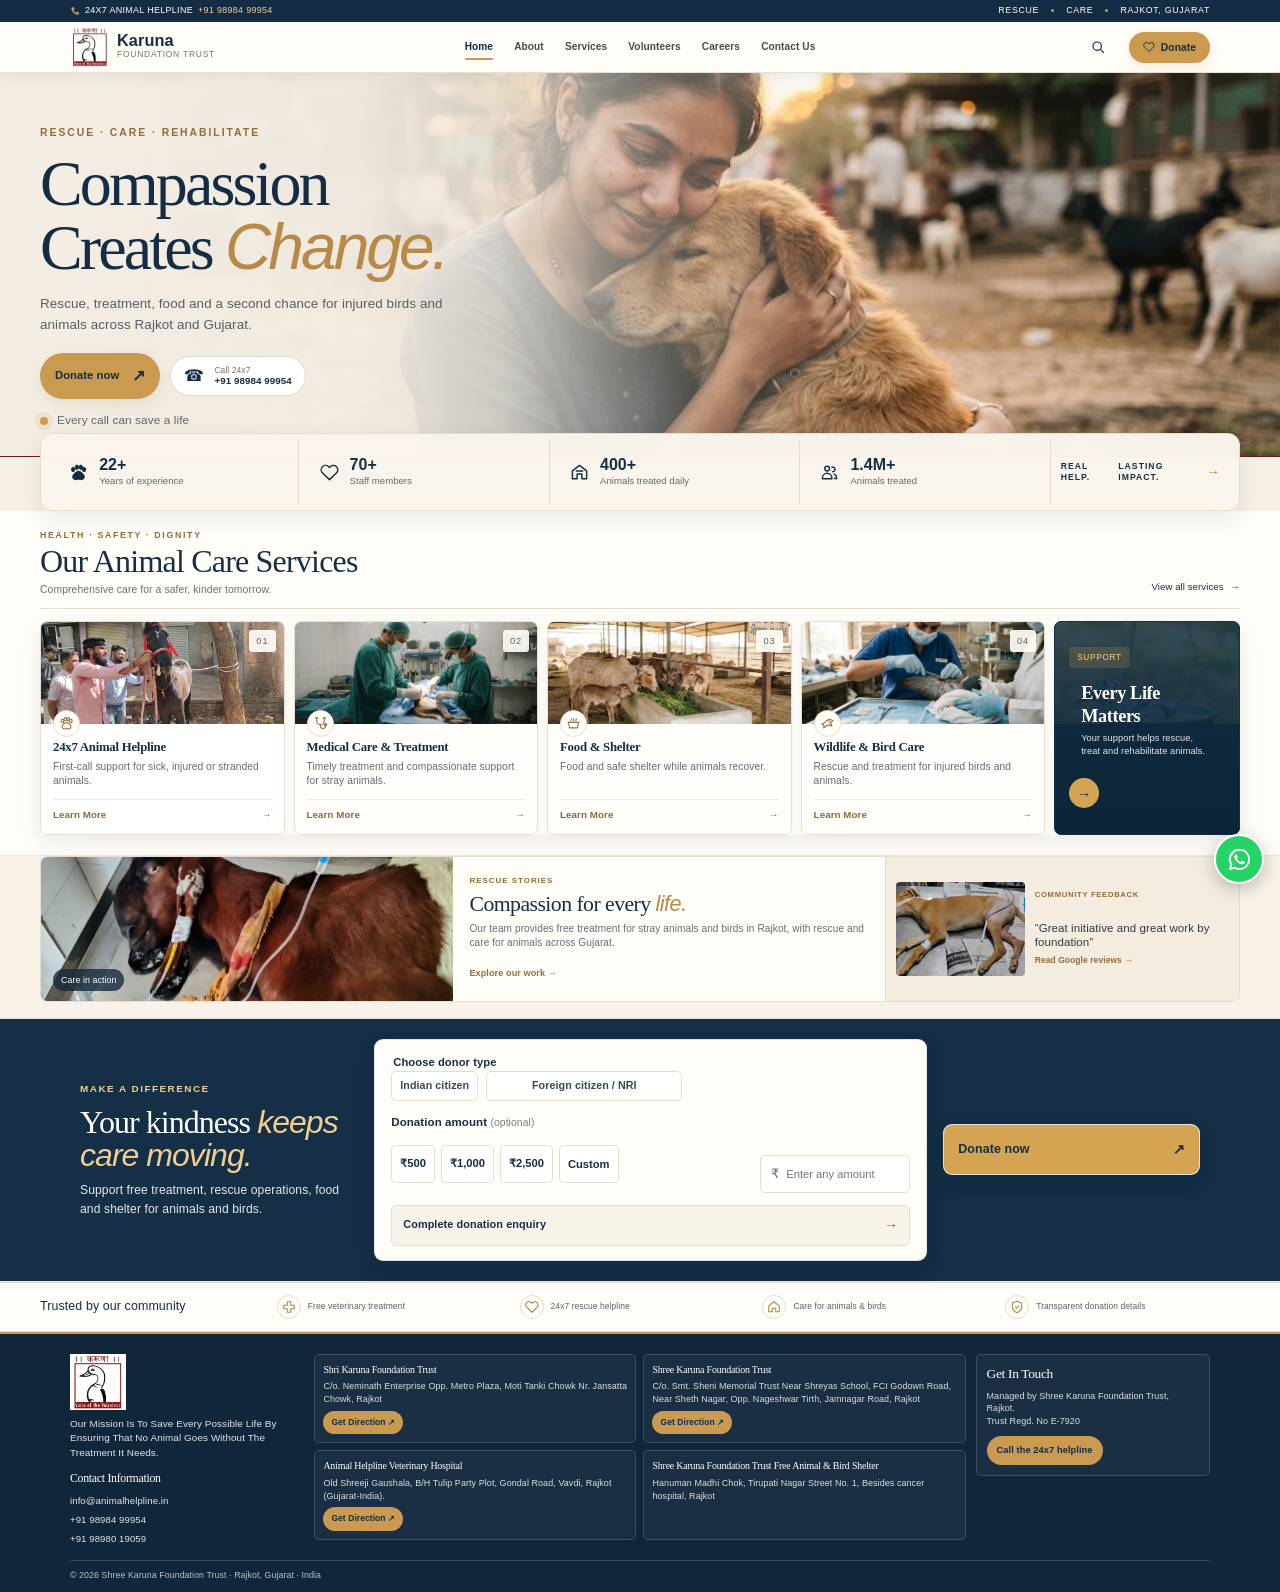
<file: index.html>
<!DOCTYPE html>
<html lang="en">
<head>
  <meta charset="UTF-8">
  <meta name="viewport" content="width=device-width, initial-scale=1.0">
  <meta name="description" content="Shree Karuna Foundation Trust provides rescue, treatment, shelter and food support for animals and birds in Rajkot and across Gujarat.">
  <link rel="icon" type="image/png" href="karuna-logo.png">
  <title>Karuna Foundation | Service to Animals is Service to God</title>
  <link rel="stylesheet" href="whatsapp.css">
  <link rel="stylesheet" href="style.css">
  <link rel="stylesheet" href="footer.css">
  <link rel="stylesheet" href="ui-polish.css">
  <link rel="stylesheet" href="home-page.css">
  <link rel="stylesheet" href="site-chrome.css">
</head>
<body class="site-page home-page">
  <header class="site-header">
    <div class="topbar"><div class="container topbar-inner"><span><svg viewBox="0 0 24 24" aria-hidden="true"><path d="M5 3h4l2 5-3 2a15 15 0 0 0 6 6l2-3 5 2v4c0 1-1 2-2 2C10 20 4 14 3 5c0-1 1-2 2-2Z"/></svg>24x7 Animal Helpline <a href="tel:+919898499954">+91 98984 99954</a></span><span class="topbar-message">RESCUE <i></i> CARE <i></i> RAJKOT, GUJARAT</span></div></div>
    <div class="container nav-wrap">
      <a class="brand" href="#home" aria-label="Karuna Foundation home"><img class="brand-logo" src="karuna-logo.png" alt="Karuna Foundation logo" loading="eager" decoding="async"><span><strong>Karuna</strong><small>Foundation Trust</small></span></a>
      <nav class="nav-links" aria-label="Main navigation">
        <a class="active" href="index.html">Home</a><a href="about.html">About</a><a href="services.html">Services</a><a href="volunteers.html">Volunteers</a><a href="careers.html">Careers</a><a href="contact.html">Contact Us</a>
      </nav>
      <div class="header-actions">
        <form class="site-search" role="search"><button class="search-toggle" type="button" aria-label="Open search" aria-expanded="false"><svg viewBox="0 0 24 24" aria-hidden="true"><circle cx="10.8" cy="10.8" r="6.3"/><path d="m16 16 4.5 4.5"/></svg></button><input type="search" aria-label="Search this page" placeholder="Search this page"><span class="search-status" aria-live="polite"></span></form>
        <a class="button header-donate" href="#donate"><svg viewBox="0 0 24 24" aria-hidden="true"><path d="M20.8 4.6a5.5 5.5 0 0 0-7.8 0L12 5.7l-1.1-1.1a5.5 5.5 0 0 0-7.8 7.8l1.1 1.1L12 21l7.8-7.5 1.1-1.1a5.5 5.5 0 0 0-.1-7.8Z"/></svg>Donate</a>
        <button class="menu-toggle" type="button" aria-label="Open menu" aria-expanded="false"><span></span><span></span><span></span></button>
      </div>
    </div>
  </header>

  <main id="home">
    <section class="hero">
      <div class="container hero-grid">
        <div class="hero-copy">
          <p class="eyebrow light">Rescue · Care · Rehabilitate</p>
          <h1>Compassion<br>Creates <em>Change.</em></h1>
          <p class="hero-intro">Rescue, treatment, food and a second chance for injured birds and animals across Rajkot and Gujarat.</p>
          <div class="hero-actions"><a class="button" href="#donate">Donate now <span>↗</span></a><a class="hero-call" href="tel:+919898499954"><span aria-hidden="true">☎</span><span><small>Call 24x7</small><strong>+91 98984 99954</strong></span></a></div>
          <p class="hero-note"><span class="pulse"></span> Every call can save a life</p>
        </div>
        <div class="hero-visual">
          <div class="image-frame main-image"><img src="website-assets/home/images/hero-dog-rescue.jpg" alt="Volunteer comforting a rescued dog at an animal shelter" fetchpriority="high" loading="eager" decoding="async"></div>
        </div>
      </div>
    </section>

    <section class="stats" id="impact"><div class="container stats-grid">
      <div class="stat"><span class="stat-icon" aria-hidden="true"><svg viewBox="0 0 24 24"><ellipse cx="5.3" cy="8.2" rx="2.1" ry="2.8"/><ellipse cx="10" cy="5.4" rx="2.1" ry="2.8"/><ellipse cx="15" cy="5.4" rx="2.1" ry="2.8"/><ellipse cx="19" cy="8.2" rx="2.1" ry="2.8"/><path d="M12 10.5c-3.5 0-7.3 4.1-7.3 7.2 0 2.2 1.6 3.4 3.5 3.4 1.5 0 2.4-.7 3.8-.7s2.3.7 3.8.7c1.9 0 3.5-1.2 3.5-3.4 0-3.1-3.8-7.2-7.3-7.2Z"/></svg></span><span class="stat-copy"><strong>22+</strong><span>Years of experience</span></span></div>
      <div class="stat"><span class="stat-icon" aria-hidden="true"><svg viewBox="0 0 24 24"><path d="M20.8 4.6a5.5 5.5 0 0 0-7.8 0L12 5.7l-1.1-1.1a5.5 5.5 0 0 0-7.8 7.8l1.1 1.1L12 21l7.8-7.5 1.1-1.1a5.5 5.5 0 0 0-.1-7.8Z"/></svg></span><span class="stat-copy"><strong>70+</strong><span>Staff members</span></span></div>
      <div class="stat"><span class="stat-icon" aria-hidden="true"><svg viewBox="0 0 24 24"><path d="m3 10 9-7 9 7v10h-6v-6H9v6H3V10Z"/><path d="M8 10h8"/></svg></span><span class="stat-copy"><strong>400+</strong><span>Animals treated daily</span></span></div>
      <div class="stat"><span class="stat-icon" aria-hidden="true"><svg viewBox="0 0 24 24"><circle cx="9" cy="7" r="3"/><path d="M3 20v-1a6 6 0 0 1 12 0v1H3Zm13-9a3 3 0 1 0-1-5.8M18 14a5 5 0 0 1 3 4.5v1h-3"/></svg></span><span class="stat-copy"><strong>1.4M+</strong><span>Animals treated</span></span></div>
      <a class="impact-link" href="#donate"><span>REAL HELP.</span><strong>LASTING IMPACT.</strong><span aria-hidden="true">→</span></a>
    </div></section>

    <section class="section services" id="services"><div class="container">
      <div class="section-heading"><div><p class="eyebrow">Health · Safety · Dignity</p><h2>Our Animal Care Services</h2><p class="services-intro">Comprehensive care for a safer, kinder tomorrow.</p></div><a class="all-services-link" href="services.html">View all services <span aria-hidden="true">→</span></a></div>
      <div class="service-grid">
        <a class="service-card featured" href="services.html"><span class="card-number">01</span><img src="website-assets/services/images/IMG-20240202-WA0015.jpg" alt="Volunteers caring for a rescued horse" loading="lazy" decoding="async"><span class="service-icon" aria-hidden="true"><svg viewBox="0 0 24 24"><ellipse cx="5.5" cy="8" rx="2" ry="2.8"/><ellipse cx="10.1" cy="5.2" rx="2" ry="2.7"/><ellipse cx="15" cy="5.2" rx="2" ry="2.7"/><ellipse cx="19" cy="8" rx="2" ry="2.8"/><path d="M12 10.5c-3.3 0-7 4.1-7 7.2a3.2 3.2 0 0 0 3.3 3.1c1.5 0 2.4-.8 3.7-.8s2.2.8 3.7.8a3.2 3.2 0 0 0 3.3-3.1c0-3.1-3.7-7.2-7-7.2Z"/></svg></span><h3>24x7 Animal Helpline</h3><p>First-call support for sick, injured or stranded animals.</p><span class="service-card-cta">Learn More <span aria-hidden="true">→</span></span></a>
        <a class="service-card" href="services.html"><span class="card-number">02</span><img src="website-assets/home/images/dog-veterinary-surgery.jpg" alt="Veterinary team performing surgery on a dog" loading="lazy" decoding="async"><span class="service-icon" aria-hidden="true"><svg viewBox="0 0 24 24"><path d="M6 3v5a6 6 0 0 0 12 0V3M4 3h4m8 0h4M12 14v2a4 4 0 0 0 8 0v-2"/><circle cx="20" cy="14" r="2"/></svg></span><h3>Medical Care &amp; Treatment</h3><p>Timely treatment and compassionate support for stray animals.</p><span class="service-card-cta">Learn More <span aria-hidden="true">→</span></span></a>
        <a class="service-card" href="services.html"><span class="card-number">03</span><img src="website-assets/home/images/cow-shelter.jpg" alt="Cows receiving food and care at a shelter" loading="lazy" decoding="async"><span class="service-icon" aria-hidden="true"><svg viewBox="0 0 24 24"><path d="M4 10h16l-1.5 9h-13L4 10Z"/><path d="M3 10h18M8 7c0-1 .7-1.5.7-2.5M12 7c0-1 .7-1.5.7-2.5M16 7c0-1 .7-1.5.7-2.5"/></svg></span><h3>Food &amp; Shelter</h3><p>Food and safe shelter while animals recover.</p><span class="service-card-cta">Learn More <span aria-hidden="true">→</span></span></a>
        <a class="service-card" href="services.html"><span class="card-number">04</span><img src="website-assets/home/images/bird-veterinary-care.jpg" alt="Bird receiving veterinary care" loading="lazy" decoding="async"><span class="service-icon" aria-hidden="true"><svg viewBox="0 0 24 24"><path d="M3 13c4-1 6-5 10-7 3-1 6 0 8 2-2 0-4 1-5 3 2 1 3 3 3 5-3-2-6-2-9 0l-4 3v-5l-3-1Z"/><path d="m14 8 2-3"/></svg></span><h3>Wildlife &amp; Bird Care</h3><p>Rescue and treatment for injured birds and animals.</p><span class="service-card-cta">Learn More <span aria-hidden="true">→</span></span></a>
        <a class="service-card service-donate" href="#donate"><img src="website-assets/careers/images/303040119-303040619-Vierno-YingYang-bird-feeder-SW-Sem-00389.jpg" alt="" loading="lazy" decoding="async"><span class="donate-card-label">Support</span><h3>Every Life Matters</h3><p>Your support helps rescue, treat and rehabilitate animals.</p><span class="service-donate-link" aria-hidden="true">Donate now →</span></a>
      </div>
    </div></section>

    <section class="section rescue-photos" id="rescue-photos"><div class="container">
      <div class="home-story">
        <figure><img src="website-assets/services/images/WhatsApp-Image-2025-11-12-at-12.00.41-PM-1.jpeg" alt="An animal receiving treatment from the veterinary team" loading="lazy" decoding="async"><figcaption>Care in action</figcaption></figure>
        <div class="home-story-copy"><p class="eyebrow">Rescue stories</p><h2>Compassion for every <em>life.</em></h2><p>Our team provides free treatment for stray animals and birds in Rajkot, with rescue and care for animals across Gujarat.</p><a href="services.html">Explore our work <span aria-hidden="true">→</span></a></div>
        <a class="home-story-review" href="https://www.google.com/maps/search/?api=1&amp;query=Karuna+Foundation+Rajkot" target="_blank" rel="noopener noreferrer" aria-label="Read Karuna Foundation Google reviews">
          <img src="website-assets/services/images/WhatsApp-Image-2025-11-12-at-12.00.43-PM.jpeg" alt="Dog receiving veterinary treatment" loading="lazy" decoding="async">
          <span class="home-story-review-copy"><span class="eyebrow">Community feedback</span><q>Great initiative and great work by foundation</q><span class="home-story-review-link">Read Google reviews <span aria-hidden="true">→</span></span></span>
        </a>
      </div>
    </div></section>

    <section class="donate" id="donate">
      <div class="container">
        <div class="donate-heading">
          <p class="eyebrow">Make a difference</p>
          <h2>Your kindness <em>keeps care moving.</em></h2>
          <p>Support free treatment, rescue operations, food and shelter for animals and birds.</p>
        </div>
        <div class="donation-layout">
          <div class="donation-main">
            <form class="donor-form" id="donor-form">
            <fieldset class="donor-type">
              <legend>Choose donor type</legend>
              <label><input type="radio" name="donor-type" value="indian" checked><span>Indian citizen</span></label>
              <label><input type="radio" name="donor-type" value="foreign"><span>Foreign citizen / NRI</span></label>
            </fieldset>
              <div class="amount-field">
                <label for="donation-amount">Donation amount <span>(optional)</span></label>
                <div class="amount-options" aria-label="Suggested donation amounts">
                  <button type="button" data-amount="500">₹500</button>
                  <button type="button" data-amount="1000">₹1,000</button>
                  <button type="button" data-amount="2500">₹2,500</button>
                  <button type="button" data-amount="">Custom</button>
                </div>
                <div class="amount-input"><span aria-hidden="true">₹</span><input id="donation-amount" name="amount" type="number" min="1" step="1" inputmode="decimal" placeholder="Enter any amount" aria-label="Donation amount"></div>
              </div>
              <details class="donation-enquiry">
                <summary>Complete donation enquiry <span aria-hidden="true">→</span></summary>
                <div class="donation-enquiry-fields">
                  <div class="donor-fields">
                    <label>Full name *<input name="fullname" type="text" autocomplete="name" maxlength="120" required></label>
                    <label>Email *<input name="email" type="email" autocomplete="email" maxlength="200" required></label>
                    <label>Mobile number *<input name="mobile" type="tel" autocomplete="tel" maxlength="30" required></label>
                    <label>City<input name="city" type="text" autocomplete="address-level2" maxlength="100"></label>
                    <label class="message-field">Message<textarea name="message" rows="3" maxlength="1000"></textarea></label>
                  </div>
                  <button class="button donor-submit" type="submit">Send donation enquiry <span aria-hidden="true">↗</span></button>
                  <p class="form-note">Enquiry details are saved temporarily in this browser only. No payment is processed on this website.</p>
                  <p class="form-status" id="donor-form-status" aria-live="polite"></p>
                </div>
              </details>
            </form>
          </div>
          <details class="payment-information">
            <summary aria-label="Open bank, UPI and QR donation details">Donate now <span aria-hidden="true">↗</span></summary>
            <div class="donation-details">
            <article class="payment-card" data-payment="indian">
              <p class="card-kicker">Indian citizens</p>
              <p class="helper">For transactions through Indian bank accounts or cards issued by Indian banks.</p>
              <h3>Bank of Baroda</h3>
              <dl><div><dt>Account</dt><dd>03600100026705</dd></div><div><dt>Branch</dt><dd>Rajkot Main</dd></div><div><dt>IFSC</dt><dd>BARBORAJKOT</dd></div></dl>
              <p class="upi">UPI ID <strong>SHREEKARUNAFOUNDATION@BARODAMPAY</strong></p>
              <div class="qr-panel">
                <img class="qr-code" src="website-assets/home/images/image-7-e1786516367550.png" alt="Karuna Foundation donation QR code" loading="lazy" decoding="async">
                <button class="copy-button" type="button" data-copy="SHREEKARUNAFOUNDATION@BARODAMPAY">Copy UPI ID</button>
              </div>
            </article>
            <article class="payment-card" data-payment="foreign" hidden>
              <p class="card-kicker">Foreign citizen / NRI</p>
              <h3>SHREE KARUNA FOUNDATION TRUST</h3>
              <dl><div><dt>Account</dt><dd>40270694262</dd></div><div><dt>Bank</dt><dd>State Bank of India</dd></div><div><dt>Branch</dt><dd>New Delhi Main Branch</dd></div><div><dt>Branch code</dt><dd>00691</dd></div><div><dt>IFSC</dt><dd>SBIN0000691</dd></div><div><dt>SWIFT</dt><dd>SBININBB104</dd></div><div><dt>FCRA</dt><dd>042080102</dd></div></dl>
              <button class="copy-button" type="button" data-copy="SHREE KARUNA FOUNDATION TRUST&#10;Account: 40270694262&#10;State Bank of India, New Delhi Main Branch&#10;Branch code: 00691&#10;IFSC: SBIN0000691&#10;SWIFT: SBININBB104&#10;FCRA: 042080102">Copy bank details</button>
            </article>
            <article class="tithi-card">
              <p class="card-kicker">Donation Tithi Scheme</p>
              <h3>Enquire about the scheme</h3>
              <p>For information about the scheme, contact the foundation.</p>
              <a href="mailto:info@animalhelpline.in?subject=Donation%20Tithi%20Scheme%20enquiry">Enquire by email ↗</a>
            </article>
            </div>
          </details>
        </div>
      </div>
    </section>

    <section class="home-trust" aria-label="Our commitment">
      <div class="container home-trust-inner">
        <p class="home-trust-heading">Trusted by our community</p>
        <div class="home-trust-items">
          <div><span aria-hidden="true"><svg viewBox="0 0 24 24" width="14" height="14" fill="none" stroke="currentColor" stroke-width="1.8" stroke-linecap="round" stroke-linejoin="round"><path d="M9 3h6v6h6v6h-6v6H9v-6H3V9h6z"/></svg></span>Free veterinary treatment</div>
          <div><span aria-hidden="true"><svg viewBox="0 0 24 24" width="14" height="14" fill="none" stroke="currentColor" stroke-width="1.8" stroke-linecap="round" stroke-linejoin="round"><path d="M20.8 4.6a5.5 5.5 0 0 0-7.8 0L12 5.7l-1.1-1.1a5.5 5.5 0 0 0-7.8 7.8L12 21l8.9-8.6a5.5 5.5 0 0 0-.1-7.8Z"/></svg></span>24x7 rescue helpline</div>
          <div><span aria-hidden="true"><svg viewBox="0 0 24 24" width="14" height="14" fill="none" stroke="currentColor" stroke-width="1.8" stroke-linecap="round" stroke-linejoin="round"><path d="m3 10 9-7 9 7v10h-6v-6H9v6H3V10Z"/></svg></span>Care for animals &amp; birds</div>
          <div><span aria-hidden="true"><svg viewBox="0 0 24 24" width="14" height="14" fill="none" stroke="currentColor" stroke-width="1.8" stroke-linecap="round" stroke-linejoin="round"><path d="M12 22s8-4 8-11V5l-8-3-8 3v6c0 7 8 11 8 11Z"/><path d="m9 12 2 2 4-4"/></svg></span>Transparent donation details</div>
        </div>
      </div>
    </section>
  </main>

  <a class="whatsapp-float" href="https://wa.me/919898499954" target="_blank" rel="noopener noreferrer" aria-label="Chat with Karuna Foundation on WhatsApp">
    <svg viewBox="0 0 32 32" aria-hidden="true"><path d="M16.04 3.2A12.66 12.66 0 0 0 5.18 22.37L3.4 28.8l6.58-1.73A12.65 12.65 0 1 0 16.04 3.2Zm0 22.96a10.27 10.27 0 0 1-5.24-1.43l-.38-.23-3.9 1.03 1.04-3.8-.25-.4a10.3 10.3 0 1 1 8.73 4.83Zm5.65-7.72c-.31-.16-1.83-.9-2.12-1-.28-.1-.49-.16-.7.16-.2.31-.8 1-.98 1.2-.18.21-.36.24-.67.08-.31-.16-1.31-.48-2.5-1.53-.92-.82-1.54-1.83-1.72-2.14-.18-.31-.02-.48.14-.64.14-.14.31-.36.46-.54.15-.18.2-.31.31-.52.1-.2.05-.39-.03-.54-.08-.16-.7-1.68-.96-2.3-.25-.6-.5-.52-.7-.53h-.6c-.2 0-.54.08-.82.39-.28.31-1.08 1.05-1.08 2.56s1.11 2.97 1.27 3.18c.15.2 2.18 3.33 5.28 4.67.74.32 1.31.51 1.75.65.74.23 1.41.2 1.94.12.59-.09 1.83-.75 2.09-1.47.26-.72.26-1.34.18-1.47-.08-.13-.28-.2-.59-.36Z"/></svg>
    <span class="whatsapp-float-label">Chat on WhatsApp</span>
  </a>
  <footer class="site-footer">
    <div class="site-footer-inner site-footer-main">
      <section class="site-footer-identity">
        <img class="site-footer-logo" src="karuna-logo.png" alt="Karuna Foundation Trust logo" loading="lazy" decoding="async">
        <p>Our Mission Is To Save Every Possible Life By Ensuring That No Animal Goes Without The Treatment It Needs.</p>
        <h2>Contact Information</h2>
        <a href="mailto:info@animalhelpline.in">info@animalhelpline.in</a>
        <a href="tel:+919898499954">+91 98984 99954</a>
        <a href="tel:+919898019059">+91 98980 19059</a>
      </section>
      <div class="site-footer-locations">
        <article class="site-footer-location"><h3>Shri Karuna Foundation Trust</h3><p>C/o. Neminath Enterprise Opp. Metro Plaza, Moti Tanki Chowk Nr. Jansatta Chowk, Rajkot</p><a href="https://www.google.com/maps/search/?api=1&amp;query=C%2Fo.%20Neminath%20Enterprise%20Opp.%20Metro%20Plaza%2C%20Moti%20Tanki%20Chowk%2C%20Rajkot" target="_blank" rel="noopener noreferrer">Get Direction ↗</a></article>
        <article class="site-footer-location"><h3>Shree Karuna Foundation Trust</h3><p>C/o. Smt. Sheni Memorial Trust Near Shreyas School, FCI Godown Road, Near Sheth Nagar, Opp. Nageshwar Tirth, Jamnagar Road, Rajkot</p><a href="https://www.google.com/maps/search/?api=1&amp;query=Sheni%20Memorial%20Trust%2C%20Jamnagar%20Road%2C%20Rajkot" target="_blank" rel="noopener noreferrer">Get Direction ↗</a></article>
        <article class="site-footer-location"><h3>Animal Helpline Veterinary Hospital</h3><p>Old Shreeji Gaushala, B/H Tulip Party Plot, Gondal Road, Vavdi, Rajkot (Gujarat-India).</p><a href="https://www.google.com/maps/search/?api=1&amp;query=Animal%20Helpline%20Veterinary%20Hospital%2C%20Gondal%20Road%2C%20Rajkot" target="_blank" rel="noopener noreferrer">Get Direction ↗</a></article>
        <article class="site-footer-location"><h3>Shree Karuna Foundation Trust Free Animal &amp; Bird Shelter</h3><p>Hanuman Madhi Chok, Tirupati Nagar Street No. 1, Besides cancer hospital, Rajkot</p></article>
      </div>
      <section class="site-footer-contact">
        <h2>Get In Touch</h2>
        <p>Managed by Shree Karuna Foundation Trust, Rajkot.<br>Trust Regd. No E-7920</p>
        <a class="site-footer-call" href="tel:+919898499954">Call the 24x7 helpline</a>
      </section>
    </div>
    <div class="site-footer-copyright">© 2026 Shree Karuna Foundation Trust · Rajkot, Gujarat · India</div>
  </footer>
  <script src="form-storage.js"></script>
  <script src="script.js"></script>
  <script src="ui-polish.js"></script>
  <script src="site-chrome.js"></script>
</body>
</html>
</file>
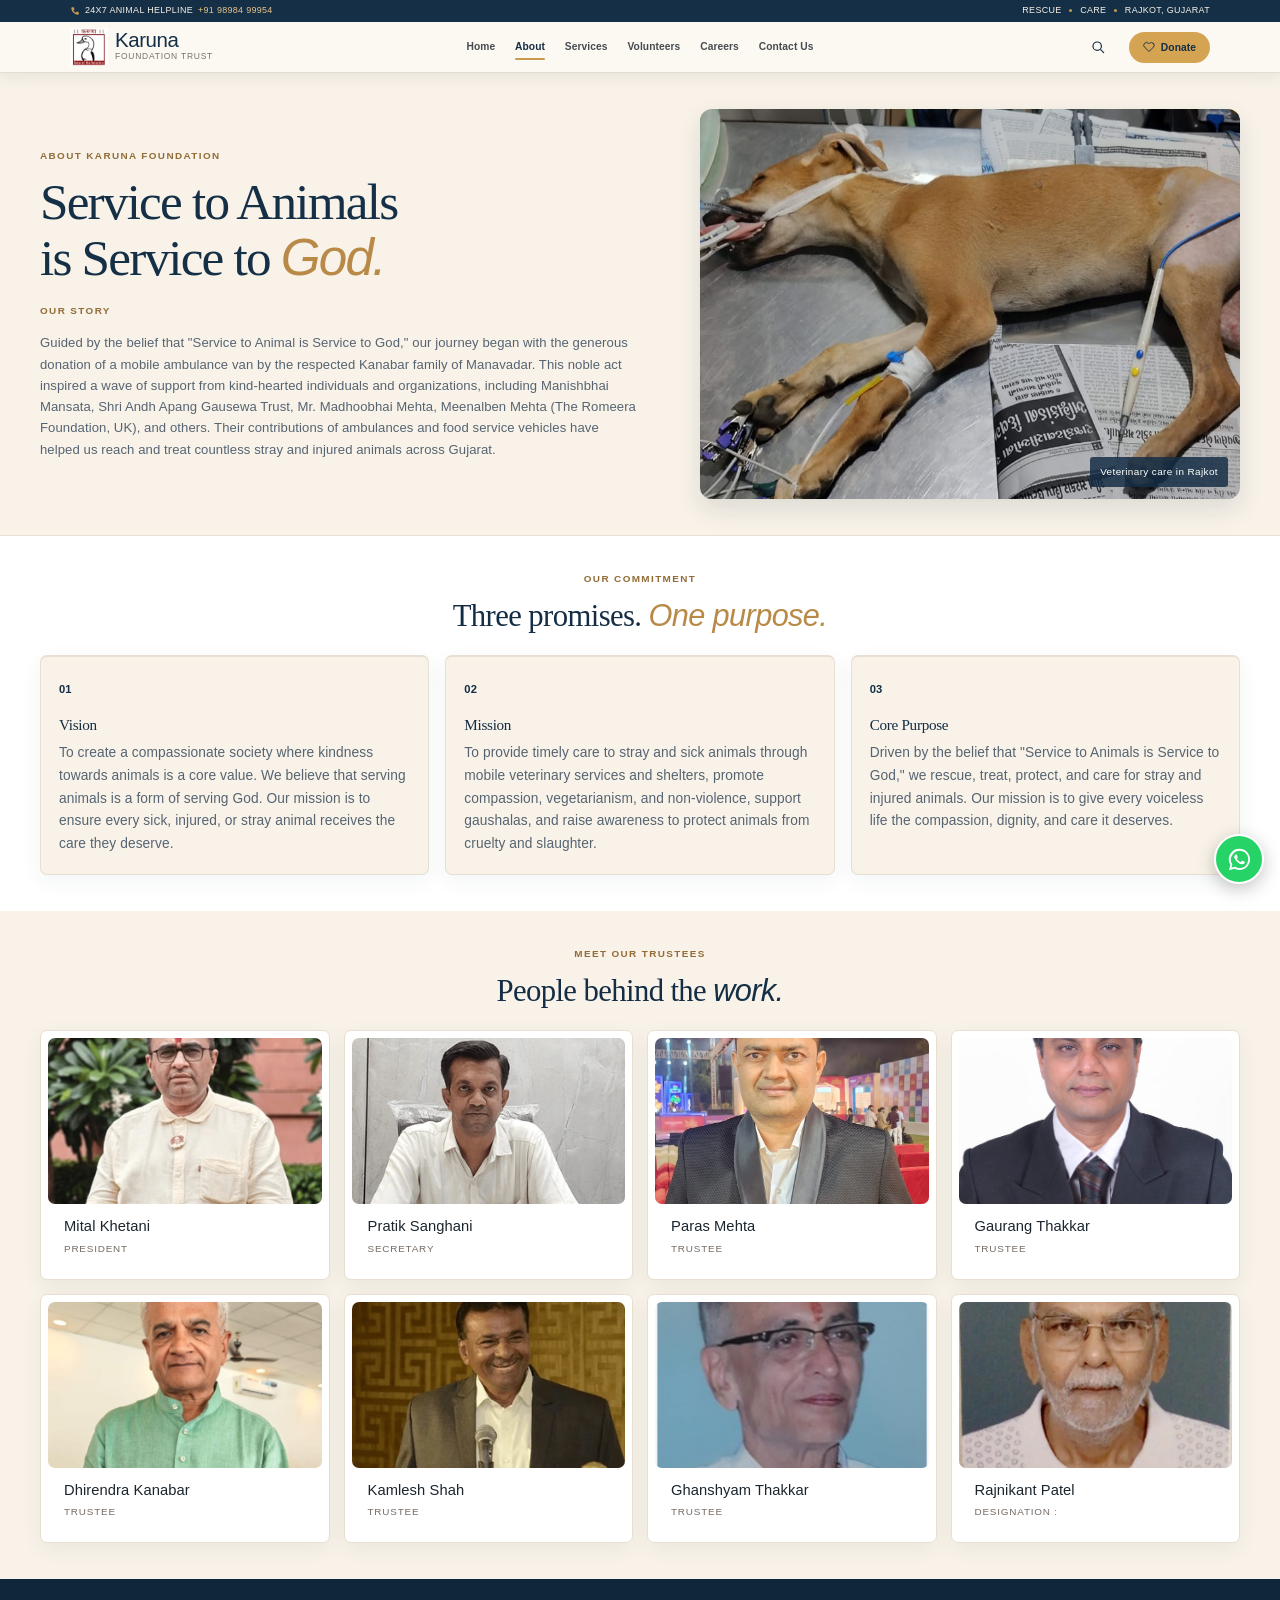
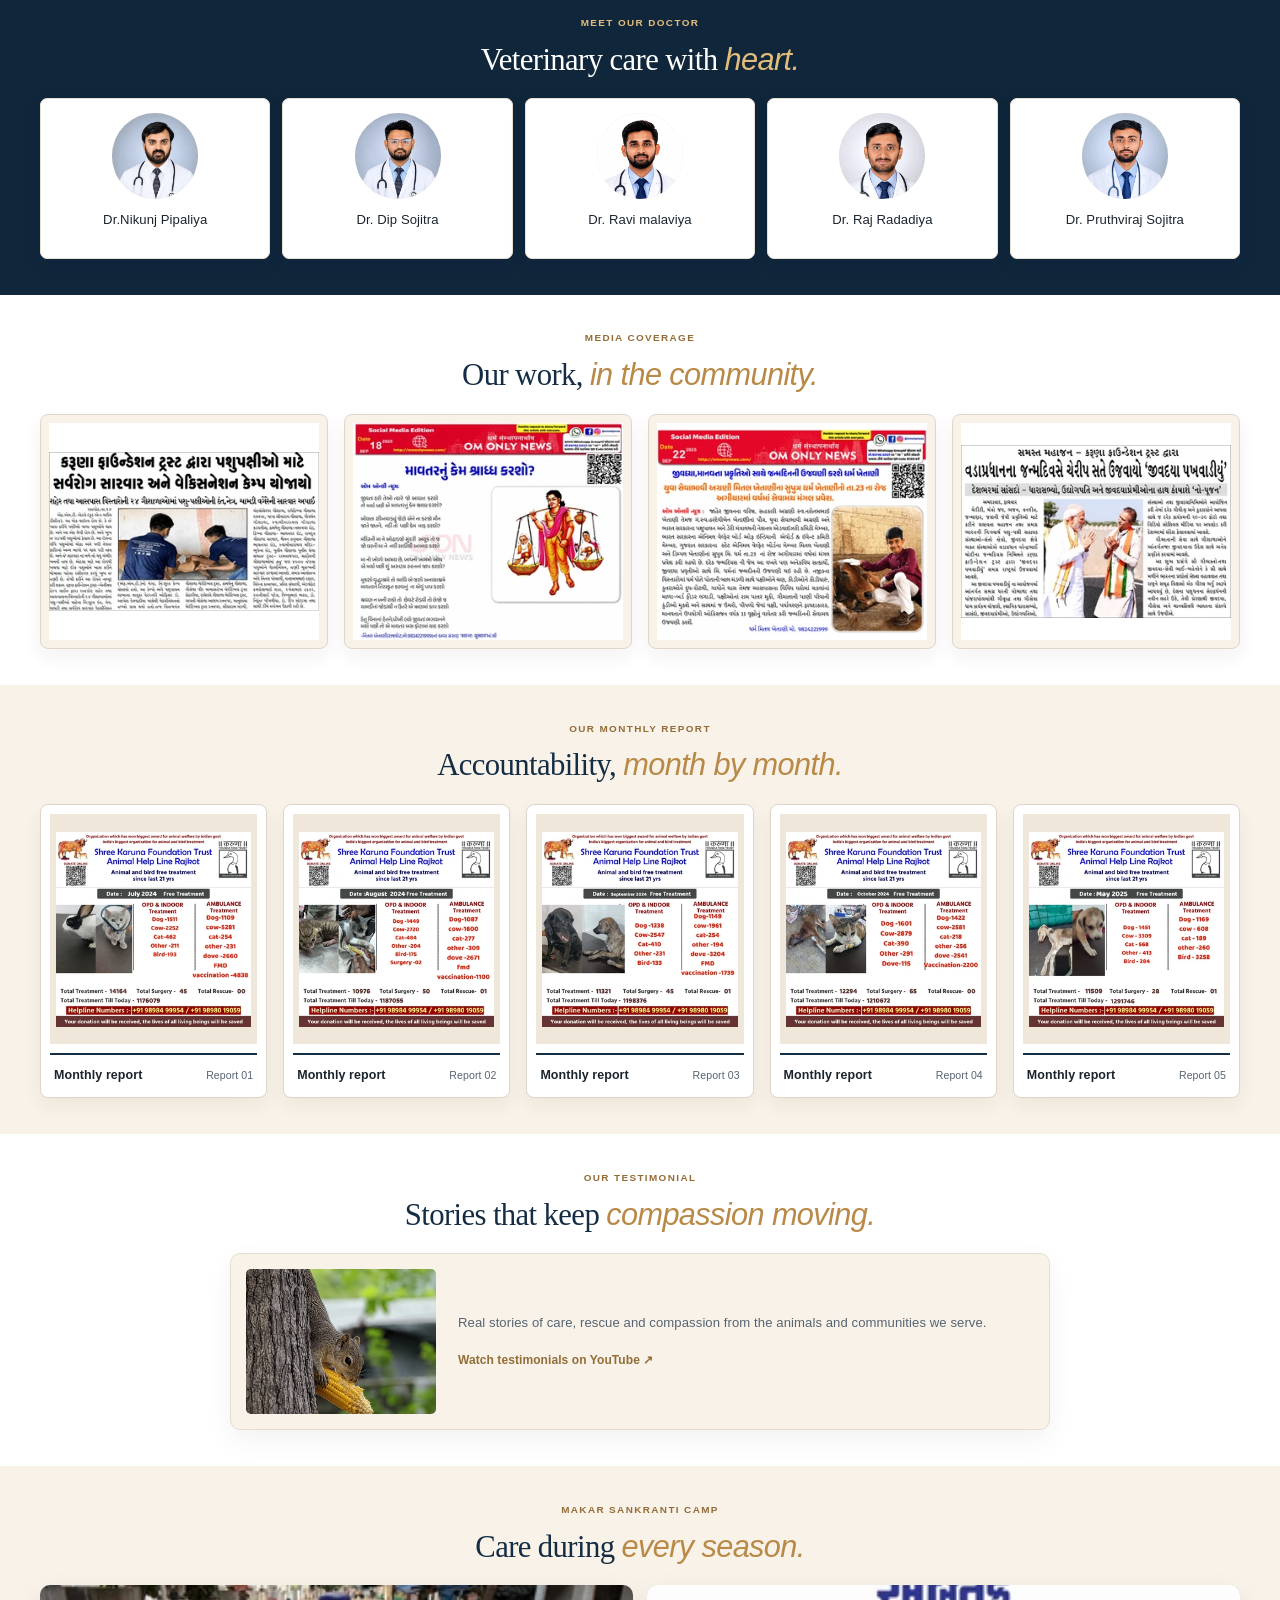
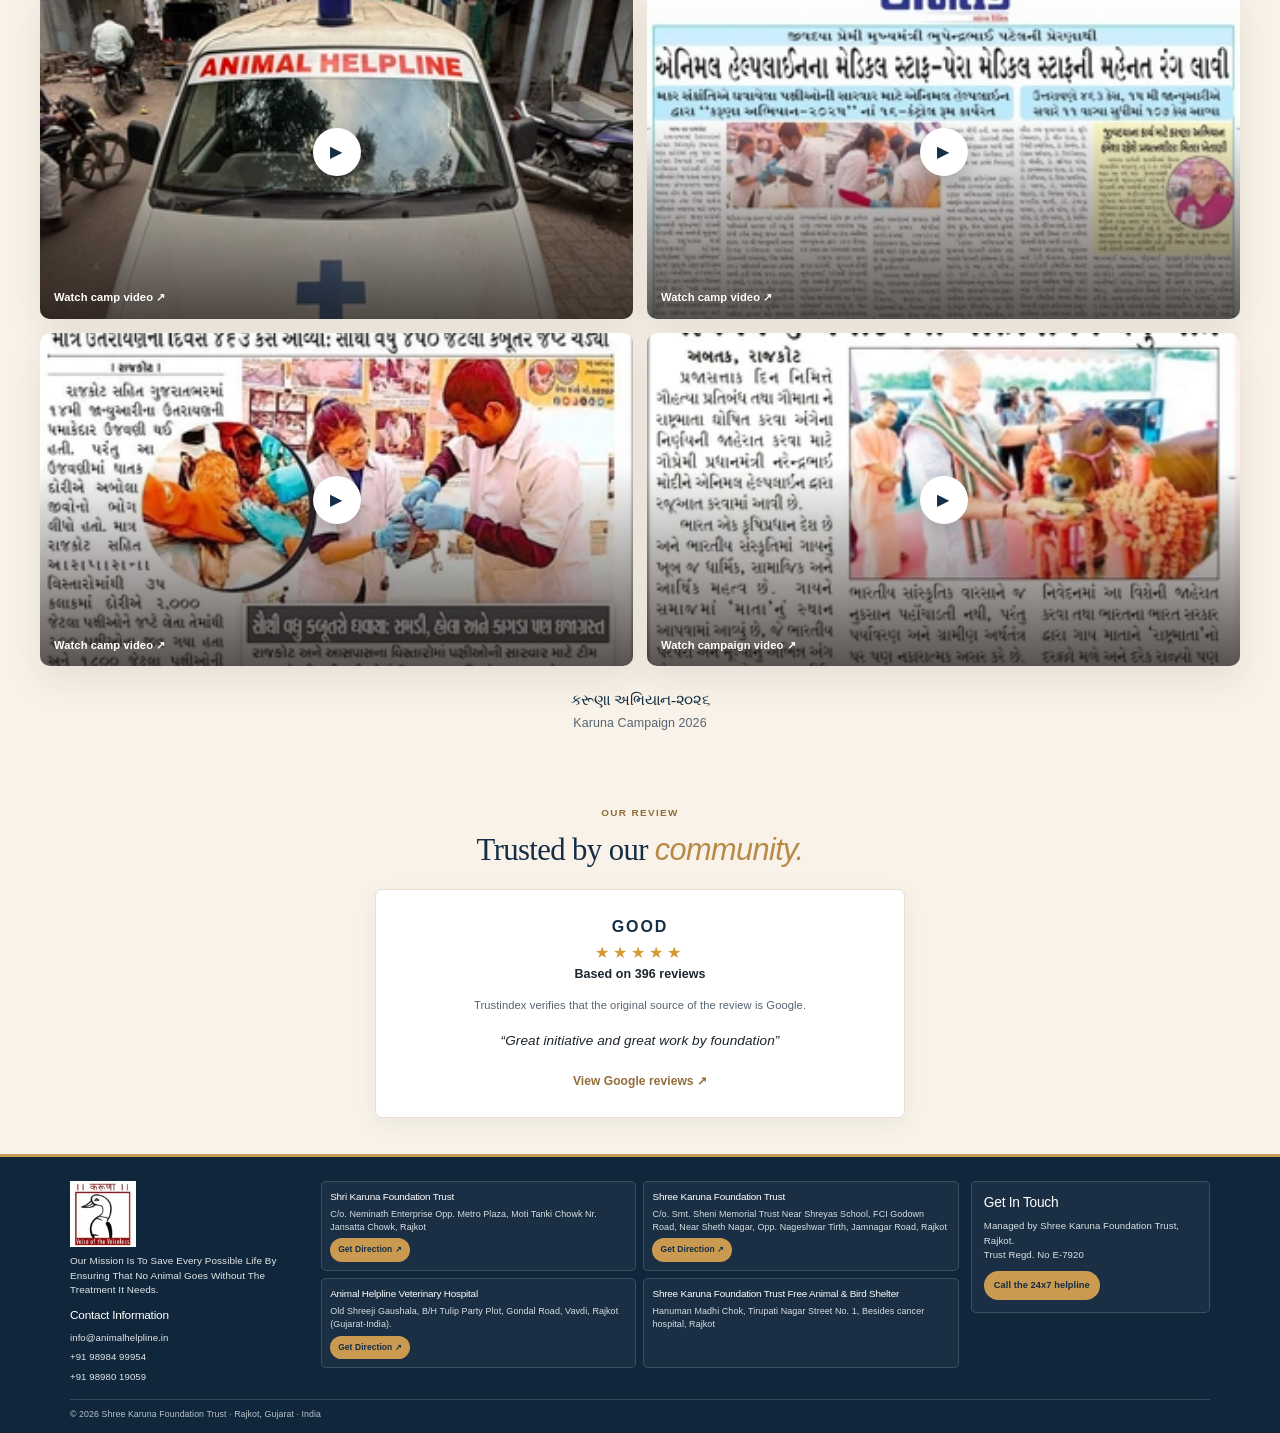
<file: about.html>
<!DOCTYPE html>
<html lang="en">
<head>
  <meta charset="UTF-8">
  <meta name="viewport" content="width=device-width, initial-scale=1.0">
  <meta name="description" content="About Shree Karuna Foundation Trust, its story, commitment, trustees, doctors and animal welfare campaigns.">
  <link rel="icon" type="image/png" href="karuna-logo.png">
  <title>About - Karuna Foundation</title>
  <link rel="stylesheet" href="whatsapp.css">
  <link rel="stylesheet" href="about.css">
  <link rel="stylesheet" href="footer.css">
  <link rel="stylesheet" href="ui-polish.css">
  <link rel="stylesheet" href="site-chrome.css">
</head>
<body class="site-page about-page">
  <header class="about-header">
    <div class="about-topbar"><div class="about-container topbar-inner"><span><svg viewBox="0 0 24 24" aria-hidden="true"><path d="M5 3h4l2 5-3 2a15 15 0 0 0 6 6l2-3 5 2v4c0 1-1 2-2 2C10 20 4 14 3 5c0-1 1-2 2-2Z"/></svg>24x7 Animal Helpline <a href="tel:+919898499954">+91 98984 99954</a></span><span class="topbar-message">RESCUE <i></i> CARE <i></i> RAJKOT, GUJARAT</span></div></div>
    <div class="about-container nav-wrap">
      <a class="brand" href="index.html" aria-label="Karuna Foundation home"><img src="karuna-logo.png" alt="Karuna Foundation logo" loading="eager" decoding="async"><span><strong>Karuna</strong><small>Foundation Trust</small></span></a>
      <nav class="nav-links" aria-label="Main navigation"><a href="index.html">Home</a><a class="active" href="about.html">About</a><a href="services.html">Services</a><a href="volunteers.html">Volunteers</a><a href="careers.html">Careers</a><a href="contact.html">Contact Us</a></nav>
      <div class="header-actions"><form class="site-search" role="search"><button class="search-toggle" type="button" aria-label="Open search" aria-expanded="false"><svg viewBox="0 0 24 24" aria-hidden="true"><circle cx="10.8" cy="10.8" r="6.3"/><path d="m16 16 4.5 4.5"/></svg></button><input type="search" aria-label="Search this page" placeholder="Search this page"><span class="search-status" aria-live="polite"></span></form><a class="button header-donate" href="index.html#donate"><svg viewBox="0 0 24 24" aria-hidden="true"><path d="M20.8 4.6a5.5 5.5 0 0 0-7.8 0L12 5.7l-1.1-1.1a5.5 5.5 0 0 0-7.8 7.8l1.1 1.1L12 21l7.8-7.5 1.1-1.1a5.5 5.5 0 0 0-.1-7.8Z"/></svg>Donate</a><button class="menu-toggle" type="button" aria-label="Open menu" aria-expanded="false"><span></span><span></span><span></span></button></div>
    </div>
  </header>

  <main>
    <section class="about-hero"><div class="about-container hero-grid"><div class="hero-copy"><p class="eyebrow">About Karuna Foundation</p><h1>Service to Animals<br>is Service to <em>God.</em></h1><div class="story-intro"><p class="eyebrow">Our Story</p><h2>Our journey is built on <em>care.</em></h2><blockquote>Service to Animals is Service to God</blockquote><p>Guided by the belief that "Service to Animal is Service to God," our journey began with the generous donation of a mobile ambulance van by the respected Kanabar family of Manavadar. This noble act inspired a wave of support from kind-hearted individuals and organizations, including Manishbhai Mansata, Shri Andh Apang Gausewa Trust, Mr. Madhoobhai Mehta, Meenalben Mehta (The Romeera Foundation, UK), and others. Their contributions of ambulances and food service vehicles have helped us reach and treat countless stray and injured animals across Gujarat.</p></div></div><figure class="about-hero-photo"><img src="website-assets/services/images/WhatsApp-Image-2025-11-12-at-12.00.43-PM.jpeg" alt="Dog receiving veterinary treatment on an operating table" loading="eager" decoding="async"><figcaption>Veterinary care in Rajkot</figcaption></figure></div></section>

    <section class="about-section commitment"><div class="about-container"><div class="section-heading centered"><p class="eyebrow">Our Commitment</p><h2>Three promises. <em>One purpose.</em></h2></div><div class="commitment-grid"><article><span>01</span><h3>Vision</h3><p>To create a compassionate society where kindness towards animals is a core value. We believe that serving animals is a form of serving God. Our mission is to ensure every sick, injured, or stray animal receives the care they deserve.</p></article><article><span>02</span><h3>Mission</h3><p>To provide timely care to stray and sick animals through mobile veterinary services and shelters, promote compassion, vegetarianism, and non-violence, support gaushalas, and raise awareness to protect animals from cruelty and slaughter.</p></article><article><span>03</span><h3>Core Purpose</h3><p>Driven by the belief that "Service to Animals is Service to God," we rescue, treat, protect, and care for stray and injured animals. Our mission is to give every voiceless life the compassion, dignity, and care it deserves.</p></article></div></div></section>

    <section class="about-section people"><div class="about-container"><div class="section-heading centered"><p class="eyebrow">Meet Our Trustees</p><h2>People behind the <em>work.</em></h2></div><div class="portrait-grid trustees">
      <article><img src="website-assets/about/about-image-8.png" alt="Mital Khetani" loading="lazy" decoding="async" srcset="website-assets/about/about-image-8-320.webp 320w , website-assets/about/about-image-8-640.webp 640w" sizes="(max-width: 560px) 45vw, (max-width: 850px) 35vw, 25vw"><strong>mital khetani</strong><span>President</span></article><article><img src="website-assets/about/about-image-9.png" alt="Pratik Sanghani" loading="lazy" decoding="async" srcset="website-assets/about/about-image-9-320.webp 320w , website-assets/about/about-image-9-640.webp 640w , website-assets/about/about-image-9-960.webp 960w" sizes="(max-width: 560px) 45vw, (max-width: 850px) 35vw, 25vw"><strong>pratik sanghani</strong><span>Secretary</span></article><article><img src="website-assets/about/about-image-10.jpeg" alt="Paras Mehta" loading="lazy" decoding="async"><strong>Paras Mehta</strong><span>Trustee</span></article><article><img src="website-assets/about/about-image-11.jpeg" alt="Gaurang Thakkar" loading="lazy" decoding="async"><strong>Gaurang Thakkar</strong><span>Trustee</span></article><article><img src="website-assets/about/about-image-12.jpeg" alt="Dhirendra Kanabar" loading="lazy" decoding="async"><strong>dhirendra kanabar</strong><span>trustee</span></article><article><img src="website-assets/about/about-image-13.png" alt="Kamlesh Shah" loading="lazy" decoding="async" srcset="website-assets/about/about-image-13-320.webp 320w , website-assets/about/about-image-13-640.webp 640w" sizes="(max-width: 560px) 45vw, (max-width: 850px) 35vw, 25vw"><strong>Kamlesh Shah</strong><span>Trustee</span></article><article><img src="website-assets/about/about-image-14.jpeg" alt="Ghanshyam Thakkar" loading="lazy" decoding="async"><strong>Ghanshyam Thakkar</strong><span>Trustee</span></article><article><img src="website-assets/about/about-image-15.jpg" alt="Rajnikant Patel" loading="lazy" decoding="async" srcset="website-assets/about/about-image-15-320.webp 320w , website-assets/about/about-image-15-640.webp 640w , website-assets/about/about-image-15-960.webp 960w , website-assets/about/about-image-15-1280.webp 1280w" sizes="(max-width: 560px) 45vw, (max-width: 850px) 35vw, 25vw"><strong>rajnikant patel</strong><span>Designation :</span></article>
    </div></div></section>

    <section class="about-section doctors"><div class="about-container"><div class="section-heading centered"><p class="eyebrow">Meet Our Doctor</p><h2>Veterinary care with <em>heart.</em></h2></div><div class="portrait-grid doctor-grid">
      <article><img src="website-assets/about/about-image-16.png" alt="Dr. Nikunj Pipaliya" loading="lazy" decoding="async" srcset="website-assets/about/about-image-16-320.webp 320w , website-assets/about/about-image-16-640.webp 640w , website-assets/about/about-image-16-960.webp 960w" sizes="(max-width: 560px) 45vw, (max-width: 850px) 35vw, 25vw"><strong>Dr.Nikunj Pipaliya</strong></article><article><img src="website-assets/about/about-image-17.png" alt="Dr. Dip Sojitra" loading="lazy" decoding="async" srcset="website-assets/about/about-image-17-320.webp 320w , website-assets/about/about-image-17-640.webp 640w , website-assets/about/about-image-17-960.webp 960w" sizes="(max-width: 560px) 45vw, (max-width: 850px) 35vw, 25vw"><strong>Dr. Dip Sojitra</strong></article><article><img src="website-assets/about/about-image-18.png" alt="Dr. Ravi malaviya" loading="lazy" decoding="async" srcset="website-assets/about/about-image-18-320.webp 320w , website-assets/about/about-image-18-640.webp 640w , website-assets/about/about-image-18-960.webp 960w" sizes="(max-width: 560px) 45vw, (max-width: 850px) 35vw, 25vw"><strong>Dr. Ravi malaviya</strong></article><article><img src="website-assets/about/about-image-19.png" alt="Dr. Raj Radadiya" loading="lazy" decoding="async" srcset="website-assets/about/about-image-19-320.webp 320w , website-assets/about/about-image-19-640.webp 640w , website-assets/about/about-image-19-960.webp 960w" sizes="(max-width: 560px) 45vw, (max-width: 850px) 35vw, 25vw"><strong>Dr. Raj Radadiya</strong></article><article><img src="website-assets/about/about-image-20.png" alt="Dr. Pruthviraj Sojitra" loading="lazy" decoding="async" srcset="website-assets/about/about-image-20-320.webp 320w , website-assets/about/about-image-20-640.webp 640w , website-assets/about/about-image-20-960.webp 960w" sizes="(max-width: 560px) 45vw, (max-width: 850px) 35vw, 25vw"><strong>Dr. Pruthviraj Sojitra</strong></article>
    </div></div></section>

    <section class="about-section media-section"><div class="about-container"><div class="section-heading centered"><p class="eyebrow">Media coverage</p><h2>Our work, <em>in the community.</em></h2></div><div class="image-grid media-grid"><figure><img src="website-assets/about/about-image-21.png" alt="Media coverage of Karuna Foundation" loading="lazy" decoding="async" srcset="website-assets/about/about-image-21-320.webp 320w , website-assets/about/about-image-21-640.webp 640w , website-assets/about/about-image-21-960.webp 960w , website-assets/about/about-image-21-1280.webp 1280w" sizes="(max-width: 560px) 45vw, (max-width: 850px) 35vw, 25vw"></figure><figure><img src="website-assets/about/about-image-22.png" alt="Karuna Foundation media coverage" loading="lazy" decoding="async" srcset="website-assets/about/about-image-22-320.webp 320w , website-assets/about/about-image-22-640.webp 640w , website-assets/about/about-image-22-960.webp 960w , website-assets/about/about-image-22-1280.webp 1280w" sizes="(max-width: 560px) 45vw, (max-width: 850px) 35vw, 25vw"></figure><figure><img src="website-assets/about/about-image-23.png" alt="Animal welfare news coverage" loading="lazy" decoding="async" srcset="website-assets/about/about-image-23-320.webp 320w , website-assets/about/about-image-23-640.webp 640w , website-assets/about/about-image-23-960.webp 960w , website-assets/about/about-image-23-1280.webp 1280w" sizes="(max-width: 560px) 45vw, (max-width: 850px) 35vw, 25vw"></figure><figure><img src="website-assets/about/about-image-24.png" alt="Karuna Foundation media coverage" loading="lazy" decoding="async" srcset="website-assets/about/about-image-24-320.webp 320w , website-assets/about/about-image-24-640.webp 640w , website-assets/about/about-image-24-960.webp 960w , website-assets/about/about-image-24-1280.webp 1280w" sizes="(max-width: 560px) 45vw, (max-width: 850px) 35vw, 25vw"></figure></div></div></section>

    <section class="about-section reports"><div class="about-container"><div class="section-heading centered"><p class="eyebrow">Our monthly Report</p><h2>Accountability, <em>month by month.</em></h2></div><div class="image-grid report-grid"><figure><img src="website-assets/about/about-image-35.jpg" alt="Karuna Foundation monthly report" loading="lazy" decoding="async" srcset="website-assets/about/about-image-35-320.webp 320w , website-assets/about/about-image-35-640.webp 640w , website-assets/about/about-image-35-960.webp 960w" sizes="(max-width: 560px) 45vw, (max-width: 850px) 35vw, 25vw"><figcaption><strong>Monthly report</strong><span>Report 01</span></figcaption></figure><figure><img src="website-assets/about/about-image-36.jpg" alt="Karuna Foundation monthly report" loading="lazy" decoding="async" srcset="website-assets/about/about-image-36-320.webp 320w , website-assets/about/about-image-36-640.webp 640w , website-assets/about/about-image-36-960.webp 960w , website-assets/about/about-image-36-1280.webp 1280w" sizes="(max-width: 560px) 45vw, (max-width: 850px) 35vw, 25vw"><figcaption><strong>Monthly report</strong><span>Report 02</span></figcaption></figure><figure><img src="website-assets/about/about-image-37.jpg" alt="Karuna Foundation monthly report" loading="lazy" decoding="async" srcset="website-assets/about/about-image-37-320.webp 320w , website-assets/about/about-image-37-640.webp 640w , website-assets/about/about-image-37-960.webp 960w" sizes="(max-width: 560px) 45vw, (max-width: 850px) 35vw, 25vw"><figcaption><strong>Monthly report</strong><span>Report 03</span></figcaption></figure><figure><img src="website-assets/about/about-image-38.jpg" alt="Karuna Foundation monthly report" loading="lazy" decoding="async" srcset="website-assets/about/about-image-38-320.webp 320w , website-assets/about/about-image-38-640.webp 640w , website-assets/about/about-image-38-960.webp 960w" sizes="(max-width: 560px) 45vw, (max-width: 850px) 35vw, 25vw"><figcaption><strong>Monthly report</strong><span>Report 04</span></figcaption></figure><figure><img src="website-assets/about/about-image-39.jpg" alt="Karuna Foundation monthly report" loading="lazy" decoding="async" srcset="website-assets/about/about-image-39-320.webp 320w , website-assets/about/about-image-39-640.webp 640w , website-assets/about/about-image-39-960.webp 960w , website-assets/about/about-image-39-1280.webp 1280w" sizes="(max-width: 560px) 45vw, (max-width: 850px) 35vw, 25vw"><figcaption><strong>Monthly report</strong><span>Report 05</span></figcaption></figure></div></div></section>

    <section class="about-section testimonial"><div class="about-container"><div class="section-heading centered"><p class="eyebrow">Our Testimonial</p><h2>Stories that keep <em>compassion moving.</em></h2></div><div class="testimonial-card"><img src="website-assets/about/testimonial.png" alt="Animal cared for by Karuna Foundation" loading="lazy" decoding="async" srcset="website-assets/about/testimonial-320.webp 320w , website-assets/about/testimonial-640.webp 640w , website-assets/about/testimonial-960.webp 960w" sizes="(max-width: 560px) 45vw, (max-width: 850px) 35vw, 25vw"><div><p>Real stories of care, rescue and compassion from the animals and communities we serve.</p><a class="text-link" href="https://www.youtube.com/watch?v=ZgUnLx6R0vU" target="_blank" rel="noreferrer">Watch testimonials on YouTube ↗</a></div></div></div></section>

    <section class="about-section campaign-section"><div class="about-container"><div class="section-heading centered"><p class="eyebrow">Makar Sankranti Camp</p><h2>Care during <em>every season.</em></h2></div><div class="video-grid"><a class="video-frame video-card" href="https://www.youtube.com/watch?v=ZgUnLx6R0vU" target="_blank" rel="noreferrer"><img src="website-assets/about/campaign.jpg" alt="Makar Sankranti Camp video" loading="lazy" decoding="async" srcset="website-assets/about/campaign-320.webp 320w , website-assets/about/campaign-640.webp 640w , website-assets/about/campaign-960.webp 960w , website-assets/about/campaign-1280.webp 1280w" sizes="(max-width: 560px) 45vw, (max-width: 850px) 35vw, 25vw"><span class="play-badge" aria-hidden="true">▶</span><span class="video-label">Watch camp video ↗</span></a><a class="video-frame video-card" href="https://www.youtube.com/watch?v=MQbveS7q5Hw" target="_blank" rel="noreferrer"><img src="website-assets/about/about-image-32.jpeg" alt="Makar Sankranti Camp video" loading="lazy" decoding="async" srcset="website-assets/about/about-image-32-320.webp 320w , website-assets/about/about-image-32-640.webp 640w , website-assets/about/about-image-32-960.webp 960w" sizes="(max-width: 560px) 45vw, (max-width: 850px) 35vw, 25vw"><span class="play-badge" aria-hidden="true">▶</span><span class="video-label">Watch camp video ↗</span></a><a class="video-frame video-card" href="https://www.youtube.com/watch?v=UAkqTxnUPV4" target="_blank" rel="noreferrer"><img src="website-assets/about/about-image-33.jpeg" alt="Makar Sankranti Camp video" loading="lazy" decoding="async" srcset="website-assets/about/about-image-33-320.webp 320w , website-assets/about/about-image-33-640.webp 640w , website-assets/about/about-image-33-960.webp 960w" sizes="(max-width: 560px) 45vw, (max-width: 850px) 35vw, 25vw"><span class="play-badge" aria-hidden="true">▶</span><span class="video-label">Watch camp video ↗</span></a><a class="video-frame video-card" href="https://www.youtube.com/watch?v=NT9yee7rncw" target="_blank" rel="noreferrer"><img src="website-assets/about/about-image-34.jpeg" alt="કરૂણા અભિયાન-૨૦૨૬ video" loading="lazy" decoding="async" srcset="website-assets/about/about-image-34-320.webp 320w , website-assets/about/about-image-34-640.webp 640w , website-assets/about/about-image-34-960.webp 960w" sizes="(max-width: 560px) 45vw, (max-width: 850px) 35vw, 25vw"><span class="play-badge" aria-hidden="true">▶</span><span class="video-label">Watch campaign video ↗</span></a></div><div class="campaign-copy"><h3>કરૂણા અભિયાન-૨૦૨૬</h3><p>Karuna Campaign 2026</p></div></div></section>

    <section class="about-section reviews"><div class="about-container"><div class="section-heading centered"><p class="eyebrow">Our Review</p><h2>Trusted by our <em>community.</em></h2></div><div class="review-card"><strong>GOOD</strong><span class="stars">★★★★★</span><b>Based on 396 reviews</b><p>Trustindex verifies that the original source of the review is Google.</p><blockquote>“Great initiative and great work by foundation”</blockquote><a class="text-link" href="https://www.google.com/maps/search/?api=1&amp;query=Karuna+Foundation+Rajkot" target="_blank" rel="noreferrer">View Google reviews ↗</a></div></div></section>
  </main>

  <a class="whatsapp-float" href="https://wa.me/919898499954" target="_blank" rel="noopener noreferrer" aria-label="Chat with Karuna Foundation on WhatsApp">
    <svg viewBox="0 0 32 32" aria-hidden="true"><path d="M16.04 3.2A12.66 12.66 0 0 0 5.18 22.37L3.4 28.8l6.58-1.73A12.65 12.65 0 1 0 16.04 3.2Zm0 22.96a10.27 10.27 0 0 1-5.24-1.43l-.38-.23-3.9 1.03 1.04-3.8-.25-.4a10.3 10.3 0 1 1 8.73 4.83Zm5.65-7.72c-.31-.16-1.83-.9-2.12-1-.28-.1-.49-.16-.7.16-.2.31-.8 1-.98 1.2-.18.21-.36.24-.67.08-.31-.16-1.31-.48-2.5-1.53-.92-.82-1.54-1.83-1.72-2.14-.18-.31-.02-.48.14-.64.14-.14.31-.36.46-.54.15-.18.2-.31.31-.52.1-.2.05-.39-.03-.54-.08-.16-.7-1.68-.96-2.3-.25-.6-.5-.52-.7-.53h-.6c-.2 0-.54.08-.82.39-.28.31-1.08 1.05-1.08 2.56s1.11 2.97 1.27 3.18c.15.2 2.18 3.33 5.28 4.67.74.32 1.31.51 1.75.65.74.23 1.41.2 1.94.12.59-.09 1.83-.75 2.09-1.47.26-.72.26-1.34.18-1.47-.08-.13-.28-.2-.59-.36Z"/></svg>
    <span class="whatsapp-float-label">Chat on WhatsApp</span>
  </a>
  <footer class="site-footer">
    <div class="site-footer-inner site-footer-main">
      <section class="site-footer-identity">
        <img class="site-footer-logo" src="karuna-logo.png" alt="Karuna Foundation Trust logo" loading="lazy" decoding="async">
        <p>Our Mission Is To Save Every Possible Life By Ensuring That No Animal Goes Without The Treatment It Needs.</p>
        <h2>Contact Information</h2>
        <a href="mailto:info@animalhelpline.in">info@animalhelpline.in</a>
        <a href="tel:+919898499954">+91 98984 99954</a>
        <a href="tel:+919898019059">+91 98980 19059</a>
      </section>
      <div class="site-footer-locations">
        <article class="site-footer-location"><h3>Shri Karuna Foundation Trust</h3><p>C/o. Neminath Enterprise Opp. Metro Plaza, Moti Tanki Chowk Nr. Jansatta Chowk, Rajkot</p><a href="https://www.google.com/maps/search/?api=1&amp;query=C%2Fo.%20Neminath%20Enterprise%20Opp.%20Metro%20Plaza%2C%20Moti%20Tanki%20Chowk%2C%20Rajkot" target="_blank" rel="noopener noreferrer">Get Direction ↗</a></article>
        <article class="site-footer-location"><h3>Shree Karuna Foundation Trust</h3><p>C/o. Smt. Sheni Memorial Trust Near Shreyas School, FCI Godown Road, Near Sheth Nagar, Opp. Nageshwar Tirth, Jamnagar Road, Rajkot</p><a href="https://www.google.com/maps/search/?api=1&amp;query=Sheni%20Memorial%20Trust%2C%20Jamnagar%20Road%2C%20Rajkot" target="_blank" rel="noopener noreferrer">Get Direction ↗</a></article>
        <article class="site-footer-location"><h3>Animal Helpline Veterinary Hospital</h3><p>Old Shreeji Gaushala, B/H Tulip Party Plot, Gondal Road, Vavdi, Rajkot (Gujarat-India).</p><a href="https://www.google.com/maps/search/?api=1&amp;query=Animal%20Helpline%20Veterinary%20Hospital%2C%20Gondal%20Road%2C%20Rajkot" target="_blank" rel="noopener noreferrer">Get Direction ↗</a></article>
        <article class="site-footer-location"><h3>Shree Karuna Foundation Trust Free Animal &amp; Bird Shelter</h3><p>Hanuman Madhi Chok, Tirupati Nagar Street No. 1, Besides cancer hospital, Rajkot</p></article>
      </div>
      <section class="site-footer-contact"><h2>Get In Touch</h2><p>Managed by Shree Karuna Foundation Trust, Rajkot.<br>Trust Regd. No E-7920</p><a class="site-footer-call" href="tel:+919898499954">Call the 24x7 helpline</a></section>
    </div>
    <div class="site-footer-copyright">© 2026 Shree Karuna Foundation Trust · Rajkot, Gujarat · India</div>
  </footer>
  <script src="about.js"></script>
  <script src="ui-polish.js"></script>
  <script src="site-chrome.js"></script>
</body>
</html>
</file>
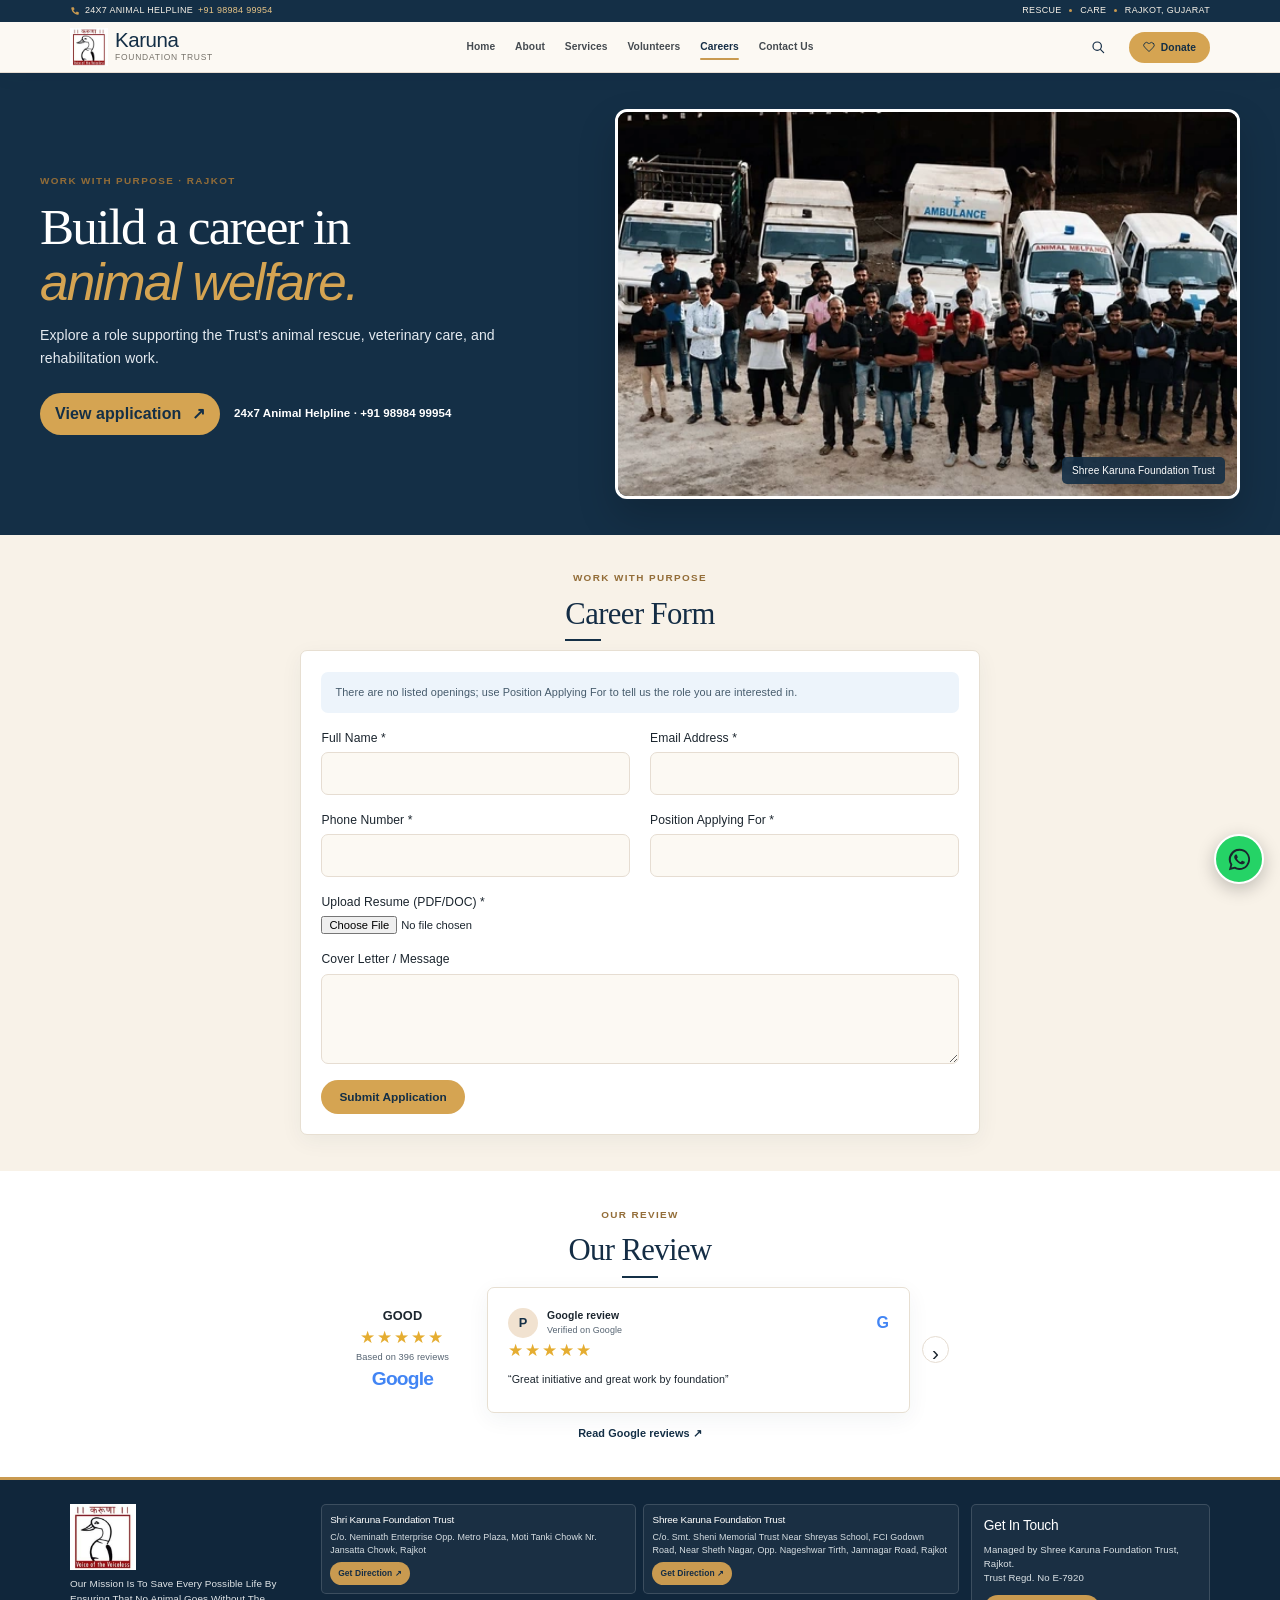
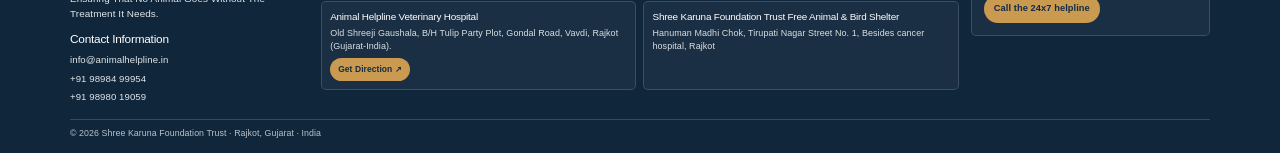
<file: careers.html>
<!DOCTYPE html>
<html lang="en">
<head>
  <meta charset="UTF-8">
  <meta name="viewport" content="width=device-width, initial-scale=1.0">
  <meta name="description" content="Apply to work with Shree Karuna Foundation Trust in animal welfare.">
  <link rel="icon" type="image/png" href="karuna-logo.png">
  <title>Careers - Karuna Foundation</title>
  <link rel="stylesheet" href="whatsapp.css">
  <link rel="stylesheet" href="about.css">
  <link rel="stylesheet" href="careers.css">
  <link rel="stylesheet" href="footer.css">
  <link rel="stylesheet" href="ui-polish.css">
  <link rel="stylesheet" href="site-chrome.css">
</head>
<body class="site-page careers-page">
  <header class="about-header">
    <div class="about-topbar"><div class="about-container topbar-inner"><span><svg viewBox="0 0 24 24" aria-hidden="true"><path d="M5 3h4l2 5-3 2a15 15 0 0 0 6 6l2-3 5 2v4c0 1-1 2-2 2C10 20 4 14 3 5c0-1 1-2 2-2Z"/></svg>24x7 Animal Helpline <a href="tel:+919898499954">+91 98984 99954</a></span><span class="topbar-message">RESCUE <i></i> CARE <i></i> RAJKOT, GUJARAT</span></div></div>
    <div class="about-container nav-wrap">
      <a class="brand" href="index.html" aria-label="Karuna Foundation home"><img src="karuna-logo.png" alt="Karuna Foundation logo" loading="eager" decoding="async"><span><strong>Karuna</strong><small>Foundation Trust</small></span></a>
      <nav class="nav-links" aria-label="Main navigation"><a href="index.html">Home</a><a href="about.html">About</a><a href="services.html">Services</a><a href="volunteers.html">Volunteers</a><a class="active" href="careers.html">Careers</a><a href="contact.html">Contact Us</a></nav>
      <div class="header-actions"><form class="site-search" role="search"><button class="search-toggle" type="button" aria-label="Open search" aria-expanded="false"><svg viewBox="0 0 24 24" aria-hidden="true"><circle cx="10.8" cy="10.8" r="6.3"/><path d="m16 16 4.5 4.5"/></svg></button><input type="search" aria-label="Search this page" placeholder="Search this page"><span class="search-status" aria-live="polite"></span></form><a class="button header-donate" href="index.html#donate"><svg viewBox="0 0 24 24" aria-hidden="true"><path d="M20.8 4.6a5.5 5.5 0 0 0-7.8 0L12 5.7l-1.1-1.1a5.5 5.5 0 0 0-7.8 7.8l1.1 1.1L12 21l7.8-7.5 1.1-1.1a5.5 5.5 0 0 0-.1-7.8Z"/></svg>Donate</a><button class="menu-toggle" type="button" aria-label="Open menu" aria-expanded="false"><span></span><span></span><span></span></button></div>
    </div>
  </header>

  <main>
    <section class="career-hero" aria-labelledby="career-hero-title">
      <div class="career-hero-inner">
        <div class="career-hero-copy">
          <p class="eyebrow">Work with purpose · Rajkot</p>
          <h1 id="career-hero-title">Build a career in <em>animal welfare.</em></h1>
          <p>Explore a role supporting the Trust’s animal rescue, veterinary care, and rehabilitation work.</p>
          <div class="career-hero-actions">
            <a class="button" href="#career-form">View application <span>↗</span></a>
            <a class="career-helpline" href="tel:+919898499954">24x7 Animal Helpline · +91 98984 99954</a>
          </div>
        </div>
        <figure class="career-hero-photo">
          <img src="website-assets/careers/images/WhatsApp-Image-2026-08-19-at-1.57.31-PM.jpeg" alt="Karuna Foundation team with animal ambulances" loading="eager" decoding="async" srcset="website-assets/careers/images/WhatsApp-Image-2026-08-19-at-1.57.31-PM-320.webp 320w , website-assets/careers/images/WhatsApp-Image-2026-08-19-at-1.57.31-PM-640.webp 640w , website-assets/careers/images/WhatsApp-Image-2026-08-19-at-1.57.31-PM-960.webp 960w , website-assets/careers/images/WhatsApp-Image-2026-08-19-at-1.57.31-PM-1280.webp 1280w" sizes="(max-width: 680px) 100vw, 50vw">
          <figcaption>Shree Karuna Foundation Trust</figcaption>
        </figure>
      </div>
    </section>

    <section class="career-form-section" id="career-application" aria-labelledby="career-form-title">
      <div class="career-heading"><p class="eyebrow">Work with purpose</p><h1 id="career-form-title">Career Form</h1></div>
      <form class="career-form" id="career-form">
        <p class="career-note">There are no listed openings; use Position Applying For to tell us the role you are interested in.</p>
        <label>Full Name *<input name="your-name" autocomplete="name" required></label>
        <label>Email Address *<input type="email" name="your-email" autocomplete="email" required></label>
        <label>Phone Number *<input type="tel" name="your-phone" autocomplete="tel" required></label>
        <label>Position Applying For *<input name="position" required></label>
        <label class="career-file">Upload Resume (PDF/DOC) *<input type="file" name="resume" accept=".pdf,.doc,.docx,application/pdf,application/msword,application/vnd.openxmlformats-officedocument.wordprocessingml.document" required></label>
        <label class="career-message">Cover Letter / Message<textarea name="your-message" rows="3"></textarea></label>
        <button class="career-submit" type="submit">Submit Application</button>
        <p class="career-status" id="career-status" role="status" aria-live="polite"></p>
      </form>
    </section>

    <section class="career-reviews" aria-labelledby="career-review-title">
      <div class="career-heading"><p class="eyebrow">Our Review</p><h2 id="career-review-title">Our Review</h2></div>
      <div class="career-review-layout"><div class="career-review-score"><strong>GOOD</strong><span aria-label="5 out of 5 stars">★★★★★</span><small>Based on 396 reviews</small><b>Google</b></div><article class="career-review-card"><div class="career-review-author"><span class="review-avatar">P</span><span><strong>Google review</strong><small>Verified on Google</small></span><b>G</b></div><span class="career-stars" aria-label="5 out of 5 stars">★★★★★</span><blockquote>“Great initiative and great work by foundation”</blockquote></article><a class="review-next" href="https://www.google.com/maps/search/?api=1&amp;query=Karuna+Foundation+Rajkot" target="_blank" rel="noreferrer" aria-label="See more Google reviews">›</a></div>
      <a class="career-review-link" href="https://www.google.com/maps/search/?api=1&amp;query=Karuna+Foundation+Rajkot" target="_blank" rel="noreferrer">Read Google reviews ↗</a>
    </section>
  </main>

  <a class="whatsapp-float" href="https://wa.me/919898499954" target="_blank" rel="noopener noreferrer" aria-label="Chat with Karuna Foundation on WhatsApp">
    <svg viewBox="0 0 32 32" aria-hidden="true"><path d="M16.04 3.2A12.66 12.66 0 0 0 5.18 22.37L3.4 28.8l6.58-1.73A12.65 12.65 0 1 0 16.04 3.2Zm0 22.96a10.27 10.27 0 0 1-5.24-1.43l-.38-.23-3.9 1.03 1.04-3.8-.25-.4a10.3 10.3 0 1 1 8.73 4.83Zm5.65-7.72c-.31-.16-1.83-.9-2.12-1-.28-.1-.49-.16-.7.16-.2.31-.8 1-.98 1.2-.18.21-.36.24-.67.08-.31-.16-1.31-.48-2.5-1.53-.92-.82-1.54-1.83-1.72-2.14-.18-.31-.02-.48.14-.64.14-.14.31-.36.46-.54.15-.18.2-.31.31-.52.1-.2.05-.39-.03-.54-.08-.16-.7-1.68-.96-2.3-.25-.6-.5-.52-.7-.53h-.6c-.2 0-.54.08-.82.39-.28.31-1.08 1.05-1.08 2.56s1.11 2.97 1.27 3.18c.15.2 2.18 3.33 5.28 4.67.74.32 1.31.51 1.75.65.74.23 1.41.2 1.94.12.59-.09 1.83-.75 2.09-1.47.26-.72.26-1.34.18-1.47-.08-.13-.28-.2-.59-.36Z"/></svg>
    <span class="whatsapp-float-label">Chat on WhatsApp</span>
  </a>
  <footer class="site-footer">
    <div class="site-footer-inner site-footer-main">
      <section class="site-footer-identity"><img class="site-footer-logo" src="karuna-logo.png" alt="Karuna Foundation Trust logo" loading="lazy" decoding="async"><p>Our Mission Is To Save Every Possible Life By Ensuring That No Animal Goes Without The Treatment It Needs.</p><h2>Contact Information</h2><a href="mailto:info@animalhelpline.in">info@animalhelpline.in</a><a href="tel:+919898499954">+91 98984 99954</a><a href="tel:+919898019059">+91 98980 19059</a></section>
      <div class="site-footer-locations">
        <article class="site-footer-location"><h3>Shri Karuna Foundation Trust</h3><p>C/o. Neminath Enterprise Opp. Metro Plaza, Moti Tanki Chowk Nr. Jansatta Chowk, Rajkot</p><a href="https://www.google.com/maps/search/?api=1&amp;query=C%2Fo.%20Neminath%20Enterprise%20Opp.%20Metro%20Plaza%2C%20Moti%20Tanki%20Chowk%2C%20Rajkot" target="_blank" rel="noopener noreferrer">Get Direction ↗</a></article>
        <article class="site-footer-location"><h3>Shree Karuna Foundation Trust</h3><p>C/o. Smt. Sheni Memorial Trust Near Shreyas School, FCI Godown Road, Near Sheth Nagar, Opp. Nageshwar Tirth, Jamnagar Road, Rajkot</p><a href="https://www.google.com/maps/search/?api=1&amp;query=Sheni%20Memorial%20Trust%2C%20Jamnagar%20Road%2C%20Rajkot" target="_blank" rel="noopener noreferrer">Get Direction ↗</a></article>
        <article class="site-footer-location"><h3>Animal Helpline Veterinary Hospital</h3><p>Old Shreeji Gaushala, B/H Tulip Party Plot, Gondal Road, Vavdi, Rajkot (Gujarat-India).</p><a href="https://www.google.com/maps/search/?api=1&amp;query=Animal%20Helpline%20Veterinary%20Hospital%2C%20Gondal%20Road%2C%20Rajkot" target="_blank" rel="noopener noreferrer">Get Direction ↗</a></article>
        <article class="site-footer-location"><h3>Shree Karuna Foundation Trust Free Animal &amp; Bird Shelter</h3><p>Hanuman Madhi Chok, Tirupati Nagar Street No. 1, Besides cancer hospital, Rajkot</p></article>
      </div>
      <section class="site-footer-contact"><h2>Get In Touch</h2><p>Managed by Shree Karuna Foundation Trust, Rajkot.<br>Trust Regd. No E-7920</p><a class="site-footer-call" href="tel:+919898499954">Call the 24x7 helpline</a></section>
    </div>
    <div class="site-footer-copyright">© 2026 Shree Karuna Foundation Trust · Rajkot, Gujarat · India</div>
  </footer>
  <script src="form-storage.js"></script>
  <script src="careers.js"></script>
  <script src="ui-polish.js"></script>
  <script src="site-chrome.js"></script>
</body>
</html>
</file>
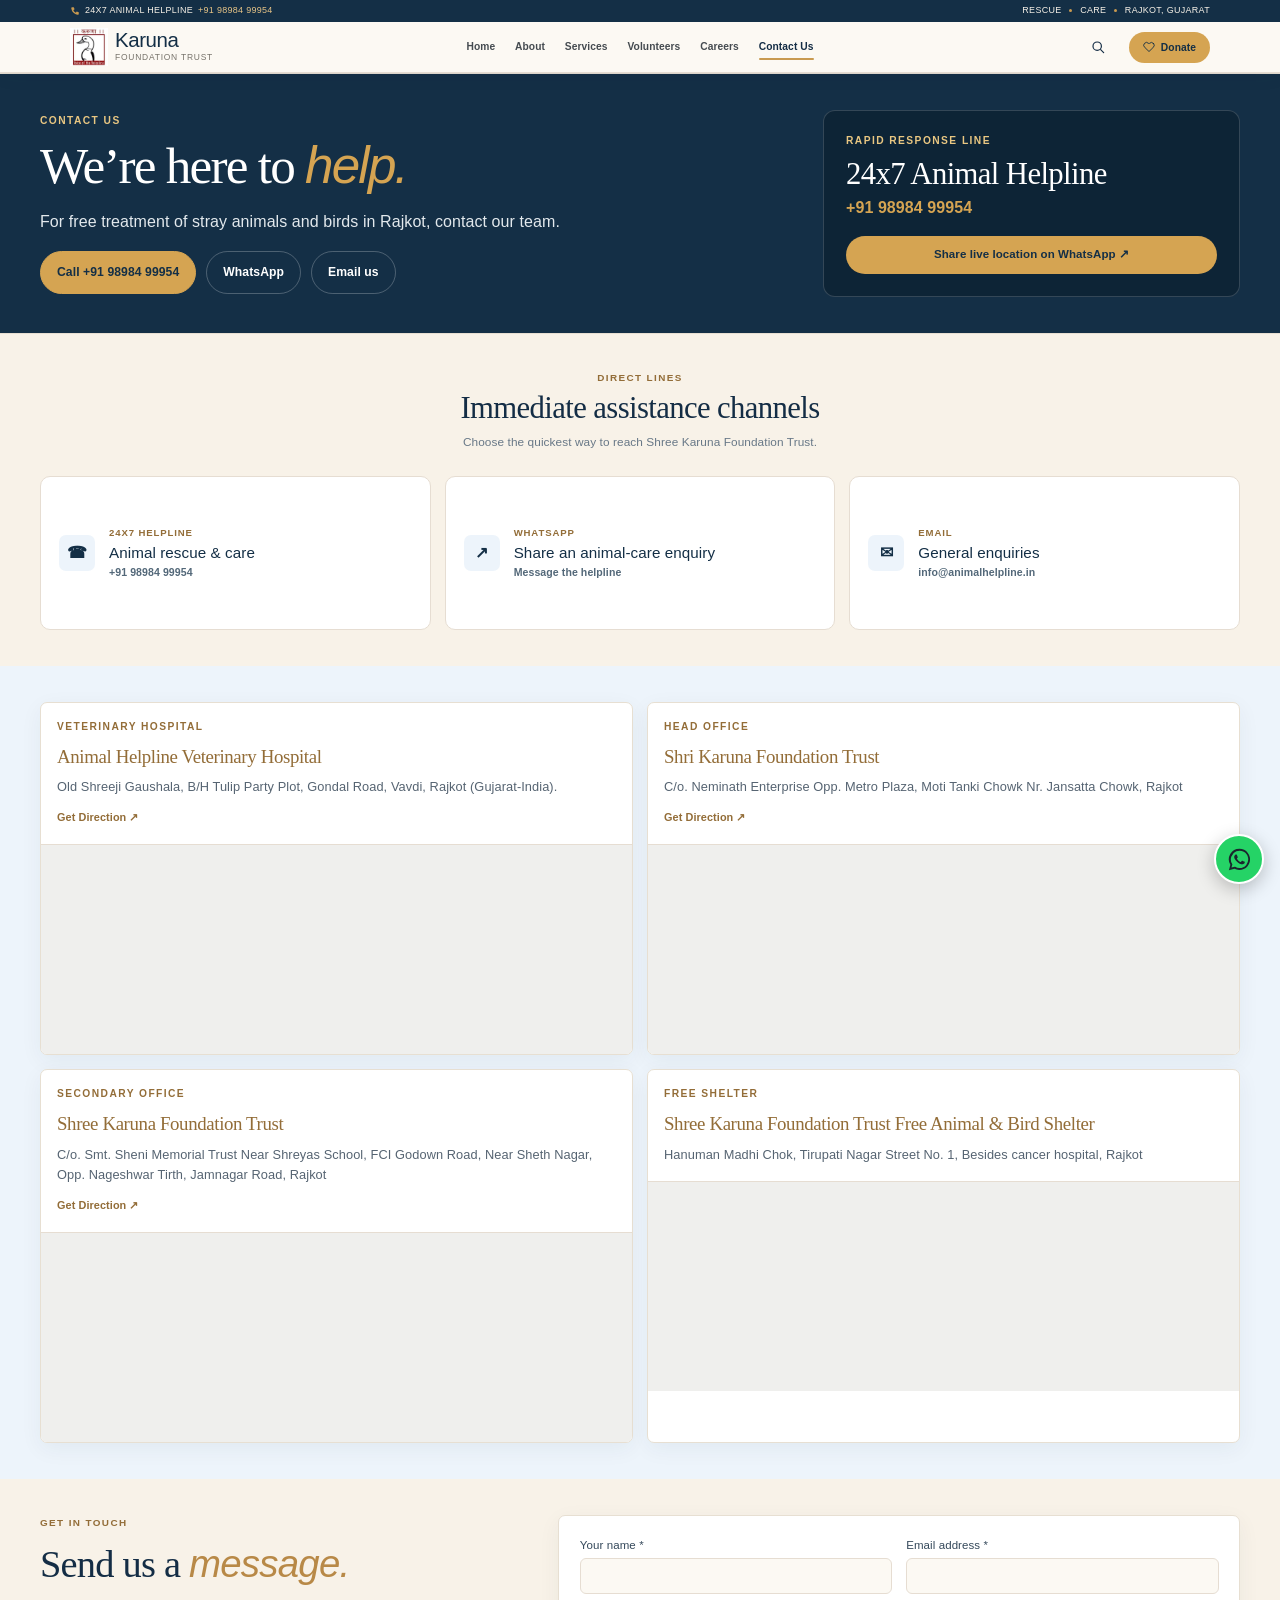
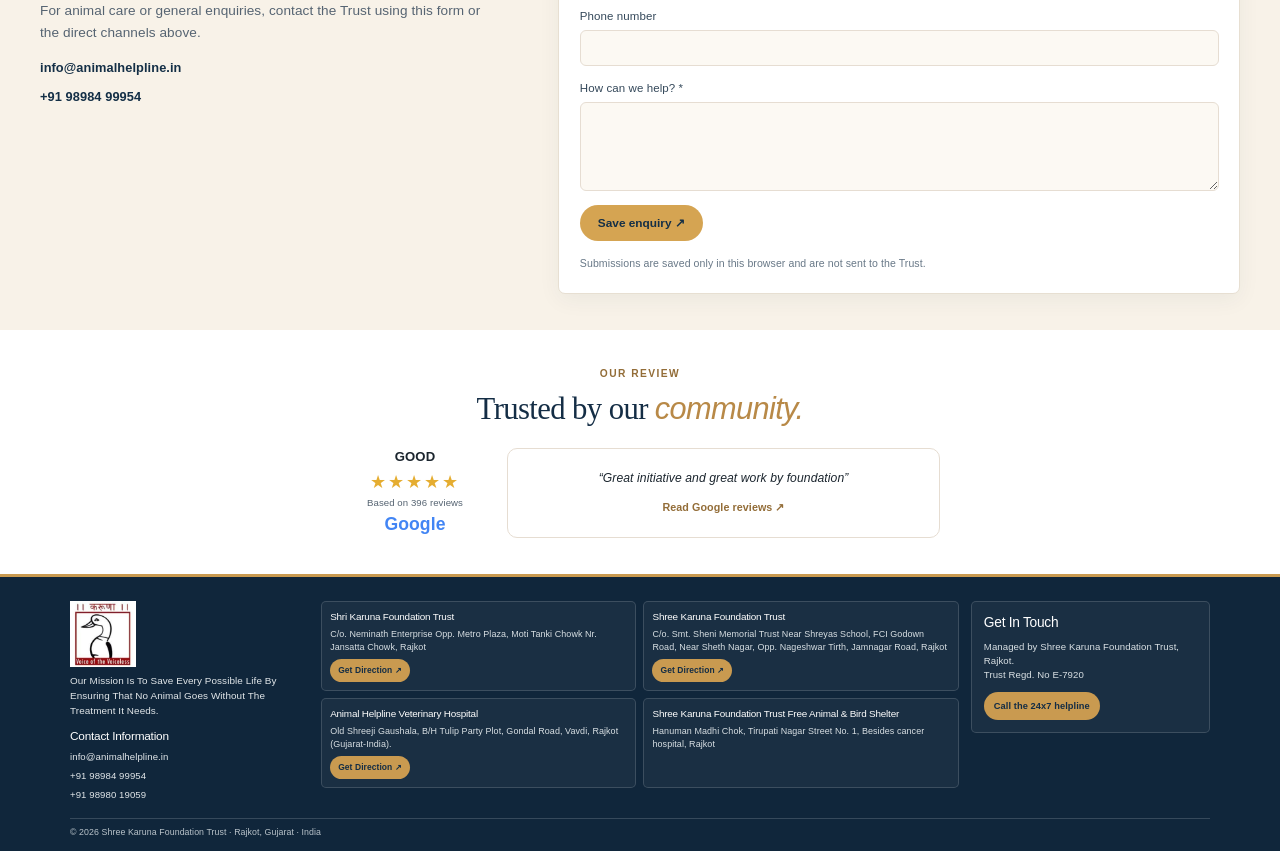
<file: contact.html>
<!DOCTYPE html>
<html lang="en">
<head>
  <meta charset="UTF-8">
  <meta name="viewport" content="width=device-width, initial-scale=1.0">
  <meta name="description" content="Contact Shree Karuna Foundation Trust and find verified Rajkot hospital, office and animal shelter locations.">
  <link rel="icon" type="image/png" href="karuna-logo.png">
  <title>Contact Us - Karuna Foundation</title>
  <link rel="stylesheet" href="whatsapp.css">
  <link rel="stylesheet" href="about.css">
  <link rel="stylesheet" href="contact.css">
  <link rel="stylesheet" href="footer.css">
  <link rel="stylesheet" href="ui-polish.css">
  <link rel="stylesheet" href="site-chrome.css">
</head>
<body class="site-page contact-page">
  <header class="about-header">
    <div class="about-topbar"><div class="about-container topbar-inner"><span><svg viewBox="0 0 24 24" aria-hidden="true"><path d="M5 3h4l2 5-3 2a15 15 0 0 0 6 6l2-3 5 2v4c0 1-1 2-2 2C10 20 4 14 3 5c0-1 1-2 2-2Z"/></svg>24x7 Animal Helpline <a href="tel:+919898499954">+91 98984 99954</a></span><span class="topbar-message">RESCUE <i></i> CARE <i></i> RAJKOT, GUJARAT</span></div></div>
    <div class="about-container nav-wrap">
      <a class="brand" href="index.html" aria-label="Karuna Foundation home"><img src="karuna-logo.png" alt="Karuna Foundation logo" loading="eager" decoding="async"><span><strong>Karuna</strong><small>Foundation Trust</small></span></a>
      <nav class="nav-links" aria-label="Main navigation"><a href="index.html">Home</a><a href="about.html">About</a><a href="services.html">Services</a><a href="volunteers.html">Volunteers</a><a href="careers.html">Careers</a><a class="active" href="contact.html">Contact Us</a></nav>
      <div class="header-actions"><form class="site-search" role="search"><button class="search-toggle" type="button" aria-label="Open search" aria-expanded="false"><svg viewBox="0 0 24 24" aria-hidden="true"><circle cx="10.8" cy="10.8" r="6.3"/><path d="m16 16 4.5 4.5"/></svg></button><input type="search" aria-label="Search this page" placeholder="Search this page"><span class="search-status" aria-live="polite"></span></form><a class="button header-donate" href="index.html#donate"><svg viewBox="0 0 24 24" aria-hidden="true"><path d="M20.8 4.6a5.5 5.5 0 0 0-7.8 0L12 5.7l-1.1-1.1a5.5 5.5 0 0 0-7.8 7.8l1.1 1.1L12 21l7.8-7.5 1.1-1.1a5.5 5.5 0 0 0-.1-7.8Z"/></svg>Donate</a><button class="menu-toggle" type="button" aria-label="Open menu" aria-expanded="false"><span></span><span></span><span></span></button></div>
    </div>
  </header>

  <main>
    <section class="contact-intro"><div class="contact-container contact-intro-grid"><div><p class="eyebrow">Contact Us</p><h1>We’re here to <em>help.</em></h1><p>For free treatment of stray animals and birds in Rajkot, contact our team.</p><div class="contact-actions"><a href="tel:+919898499954">Call +91 98984 99954</a><a href="https://wa.me/919898499954" target="_blank" rel="noopener noreferrer">WhatsApp</a><a href="mailto:info@animalhelpline.in">Email us</a></div></div><aside class="contact-hotline"><p class="eyebrow">Rapid response line</p><h2>24x7 Animal Helpline</h2><a href="tel:+919898499954">+91 98984 99954</a><a class="contact-hotline-whatsapp" href="https://wa.me/919898499954" target="_blank" rel="noopener noreferrer">Share live location on WhatsApp ↗</a></aside></div></section>

    <section class="contact-channels" aria-labelledby="contact-channels-title">
      <div class="contact-container">
        <div class="contact-section-heading"><p class="eyebrow">Direct lines</p><h2 id="contact-channels-title">Immediate assistance channels</h2><p>Choose the quickest way to reach Shree Karuna Foundation Trust.</p></div>
        <div class="contact-channel-grid">
          <a class="contact-channel" href="tel:+919898499954"><span aria-hidden="true">☎</span><small>24x7 helpline</small><strong>Animal rescue &amp; care</strong><b>+91 98984 99954</b></a>
          <a class="contact-channel" href="https://wa.me/919898499954" target="_blank" rel="noopener noreferrer"><span aria-hidden="true">↗</span><small>WhatsApp</small><strong>Share an animal-care enquiry</strong><b>Message the helpline</b></a>
          <a class="contact-channel" href="mailto:info@animalhelpline.in"><span aria-hidden="true">✉</span><small>Email</small><strong>General enquiries</strong><b>info@animalhelpline.in</b></a>
        </div>
      </div>
    </section>

    <section class="contact-locations" aria-label="Our locations">
      <div class="contact-container location-list">
        <article class="contact-location">
          <div class="location-copy"><p class="eyebrow">Veterinary hospital</p><h2>Animal Helpline Veterinary Hospital</h2><p>Old Shreeji Gaushala, B/H Tulip Party Plot, Gondal Road, Vavdi, Rajkot (Gujarat-India).</p><a class="direction-link" href="https://maps.google.com/maps?q=Animal%20Helpline%20shree%20Karuna%20Foundation%2C%206QMX%2BPC5%2C%20Vavdi%2C%20Rajkot&amp;t=m&amp;z=17" target="_blank" rel="noreferrer">Get Direction ↗</a></div>
          <div class="map-frame"><iframe loading="lazy" title="Map to Animal Helpline Veterinary Hospital" src="https://maps.google.com/maps?q=Animal%20Helpline%20shree%20Karuna%20Foundation%2C%206QMX%2BPC5%2C%20Vavdi%2C%20Rajkot&amp;t=m&amp;z=15&amp;output=embed&amp;iwloc=near" referrerpolicy="no-referrer-when-downgrade"></iframe></div>
        </article>
        <article class="contact-location">
          <div class="location-copy"><p class="eyebrow">Head office</p><h2>Shri Karuna Foundation Trust</h2><p>C/o. Neminath Enterprise Opp. Metro Plaza, Moti Tanki Chowk Nr. Jansatta Chowk, Rajkot</p><a class="direction-link" href="https://maps.google.com/maps?q=Neminath%20House%2C%20Moti%20Tanki%20Chowk%2C%20opp.%20Metro%20Plaza%2C%20nr.%20Bank%20Of%20India%2C%20Bheelwas%2C%20Sadar%20Bazar%2C%20Sadar%2C%20Rajkot%2C%20Gujarat%20360001&amp;t=m&amp;z=17" target="_blank" rel="noreferrer">Get Direction ↗</a></div>
          <div class="map-frame"><iframe loading="lazy" title="Map to Shri Karuna Foundation Trust" src="https://maps.google.com/maps?q=Neminath%20House%2C%20Moti%20Tanki%20Chowk%2C%20opp.%20Metro%20Plaza%2C%20nr.%20Bank%20Of%20India%2C%20Bheelwas%2C%20Sadar%20Bazar%2C%20Rajkot&amp;t=m&amp;z=15&amp;output=embed&amp;iwloc=near" referrerpolicy="no-referrer-when-downgrade"></iframe></div>
        </article>
        <article class="contact-location">
          <div class="location-copy"><p class="eyebrow">Secondary office</p><h2>Shree Karuna Foundation Trust</h2><p>C/o. Smt. Sheni Memorial Trust Near Shreyas School, FCI Godown Road, Near Sheth Nagar, Opp. Nageshwar Tirth, Jamnagar Road, Rajkot</p><a class="direction-link" href="https://maps.google.com/maps?q=Sheni%20Memorial%20Trust%2C%20Shreyas%20School%2C%20Jamnagar%20Road%2C%20Rajkot&amp;t=m&amp;z=17" target="_blank" rel="noreferrer">Get Direction ↗</a></div>
          <div class="map-frame"><iframe loading="lazy" title="Map to Shree Karuna Foundation Trust secondary office" src="https://maps.google.com/maps?q=Sheni%20Memorial%20Trust%2C%20Shreyas%20School%2C%20Jamnagar%20Road%2C%20Rajkot&amp;t=m&amp;z=15&amp;output=embed&amp;iwloc=near" referrerpolicy="no-referrer-when-downgrade"></iframe></div>
        </article>
        <article class="contact-location">
          <div class="location-copy"><p class="eyebrow">Free shelter</p><h2>Shree Karuna Foundation Trust Free Animal &amp; Bird Shelter</h2><p>Hanuman Madhi Chok, Tirupati Nagar Street No. 1, Besides cancer hospital, Rajkot</p></div>
          <div class="map-frame"><iframe loading="lazy" title="Map to Shree Karuna Foundation Trust Free Animal and Bird Shelter" src="https://maps.google.com/maps?q=Hanuman%20Madhi%20Chok%2C%20Tirupati%20Nagar%20Street%20No.%201%2C%20Rajkot&amp;t=m&amp;z=15&amp;output=embed&amp;iwloc=near" referrerpolicy="no-referrer-when-downgrade"></iframe></div>
        </article>
      </div>
    </section>

    <section class="contact-form-section" aria-labelledby="contact-form-title">
      <div class="contact-container contact-form-layout">
        <div class="contact-form-intro"><p class="eyebrow">Get in touch</p><h2 id="contact-form-title">Send us a <em>message.</em></h2><p>For animal care or general enquiries, contact the Trust using this form or the direct channels above.</p><a href="mailto:info@animalhelpline.in">info@animalhelpline.in</a><a href="tel:+919898499954">+91 98984 99954</a></div>
        <form class="contact-form-card" id="contact-form">
          <label>Your name *<input name="name" autocomplete="name" required></label>
          <label>Email address *<input type="email" name="email" autocomplete="email" required></label>
          <label>Phone number<input type="tel" name="phone" autocomplete="tel"></label>
          <label>How can we help? *<textarea name="message" rows="4" required></textarea></label>
          <button type="submit">Save enquiry <span aria-hidden="true">↗</span></button>
          <p class="contact-status" id="contact-status" role="status" aria-live="polite"></p>
          <p class="contact-form-note">Submissions are saved only in this browser and are not sent to the Trust.</p>
        </form>
      </div>
    </section>

    <section class="contact-review"><div class="contact-container"><p class="eyebrow">Our Review</p><h2>Trusted by our <em>community.</em></h2><div class="review-summary"><div><strong>GOOD</strong><span aria-label="5 out of 5 stars">★★★★★</span><small>Based on 396 reviews</small><b>Google</b></div><blockquote>“Great initiative and great work by foundation”<a href="https://www.google.com/maps/search/?api=1&amp;query=Karuna+Foundation+Rajkot" target="_blank" rel="noreferrer">Read Google reviews ↗</a></blockquote></div></div></section>
  </main>

  <a class="whatsapp-float" href="https://wa.me/919898499954" target="_blank" rel="noopener noreferrer" aria-label="Chat with Karuna Foundation on WhatsApp">
    <svg viewBox="0 0 32 32" aria-hidden="true"><path d="M16.04 3.2A12.66 12.66 0 0 0 5.18 22.37L3.4 28.8l6.58-1.73A12.65 12.65 0 1 0 16.04 3.2Zm0 22.96a10.27 10.27 0 0 1-5.24-1.43l-.38-.23-3.9 1.03 1.04-3.8-.25-.4a10.3 10.3 0 1 1 8.73 4.83Zm5.65-7.72c-.31-.16-1.83-.9-2.12-1-.28-.1-.49-.16-.7.16-.2.31-.8 1-.98 1.2-.18.21-.36.24-.67.08-.31-.16-1.31-.48-2.5-1.53-.92-.82-1.54-1.83-1.72-2.14-.18-.31-.02-.48.14-.64.14-.14.31-.36.46-.54.15-.18.2-.31.31-.52.1-.2.05-.39-.03-.54-.08-.16-.7-1.68-.96-2.3-.25-.6-.5-.52-.7-.53h-.6c-.2 0-.54.08-.82.39-.28.31-1.08 1.05-1.08 2.56s1.11 2.97 1.27 3.18c.15.2 2.18 3.33 5.28 4.67.74.32 1.31.51 1.75.65.74.23 1.41.2 1.94.12.59-.09 1.83-.75 2.09-1.47.26-.72.26-1.34.18-1.47-.08-.13-.28-.2-.59-.36Z"/></svg>
    <span class="whatsapp-float-label">Chat on WhatsApp</span>
  </a>
  <footer class="site-footer">
    <div class="site-footer-inner site-footer-main">
      <section class="site-footer-identity"><img class="site-footer-logo" src="karuna-logo.png" alt="Karuna Foundation Trust logo" loading="lazy" decoding="async"><p>Our Mission Is To Save Every Possible Life By Ensuring That No Animal Goes Without The Treatment It Needs.</p><h2>Contact Information</h2><a href="mailto:info@animalhelpline.in">info@animalhelpline.in</a><a href="tel:+919898499954">+91 98984 99954</a><a href="tel:+919898019059">+91 98980 19059</a></section>
      <div class="site-footer-locations">
        <article class="site-footer-location"><h3>Shri Karuna Foundation Trust</h3><p>C/o. Neminath Enterprise Opp. Metro Plaza, Moti Tanki Chowk Nr. Jansatta Chowk, Rajkot</p><a href="https://www.google.com/maps/search/?api=1&amp;query=C%2Fo.%20Neminath%20Enterprise%20Opp.%20Metro%20Plaza%2C%20Moti%20Tanki%20Chowk%2C%20Rajkot" target="_blank" rel="noopener noreferrer">Get Direction ↗</a></article>
        <article class="site-footer-location"><h3>Shree Karuna Foundation Trust</h3><p>C/o. Smt. Sheni Memorial Trust Near Shreyas School, FCI Godown Road, Near Sheth Nagar, Opp. Nageshwar Tirth, Jamnagar Road, Rajkot</p><a href="https://www.google.com/maps/search/?api=1&amp;query=Sheni%20Memorial%20Trust%2C%20Jamnagar%20Road%2C%20Rajkot" target="_blank" rel="noopener noreferrer">Get Direction ↗</a></article>
        <article class="site-footer-location"><h3>Animal Helpline Veterinary Hospital</h3><p>Old Shreeji Gaushala, B/H Tulip Party Plot, Gondal Road, Vavdi, Rajkot (Gujarat-India).</p><a href="https://www.google.com/maps/search/?api=1&amp;query=Animal%20Helpline%20Veterinary%20Hospital%2C%20Gondal%20Road%2C%20Rajkot" target="_blank" rel="noopener noreferrer">Get Direction ↗</a></article>
        <article class="site-footer-location"><h3>Shree Karuna Foundation Trust Free Animal &amp; Bird Shelter</h3><p>Hanuman Madhi Chok, Tirupati Nagar Street No. 1, Besides cancer hospital, Rajkot</p></article>
      </div>
      <section class="site-footer-contact"><h2>Get In Touch</h2><p>Managed by Shree Karuna Foundation Trust, Rajkot.<br>Trust Regd. No E-7920</p><a class="site-footer-call" href="tel:+919898499954">Call the 24x7 helpline</a></section>
    </div>
    <div class="site-footer-copyright">© 2026 Shree Karuna Foundation Trust · Rajkot, Gujarat · India</div>
  </footer>
  <script src="form-storage.js"></script>
  <script src="contact.js"></script>
  <script src="ui-polish.js"></script>
  <script src="site-chrome.js"></script>
</body>
</html>
</file>
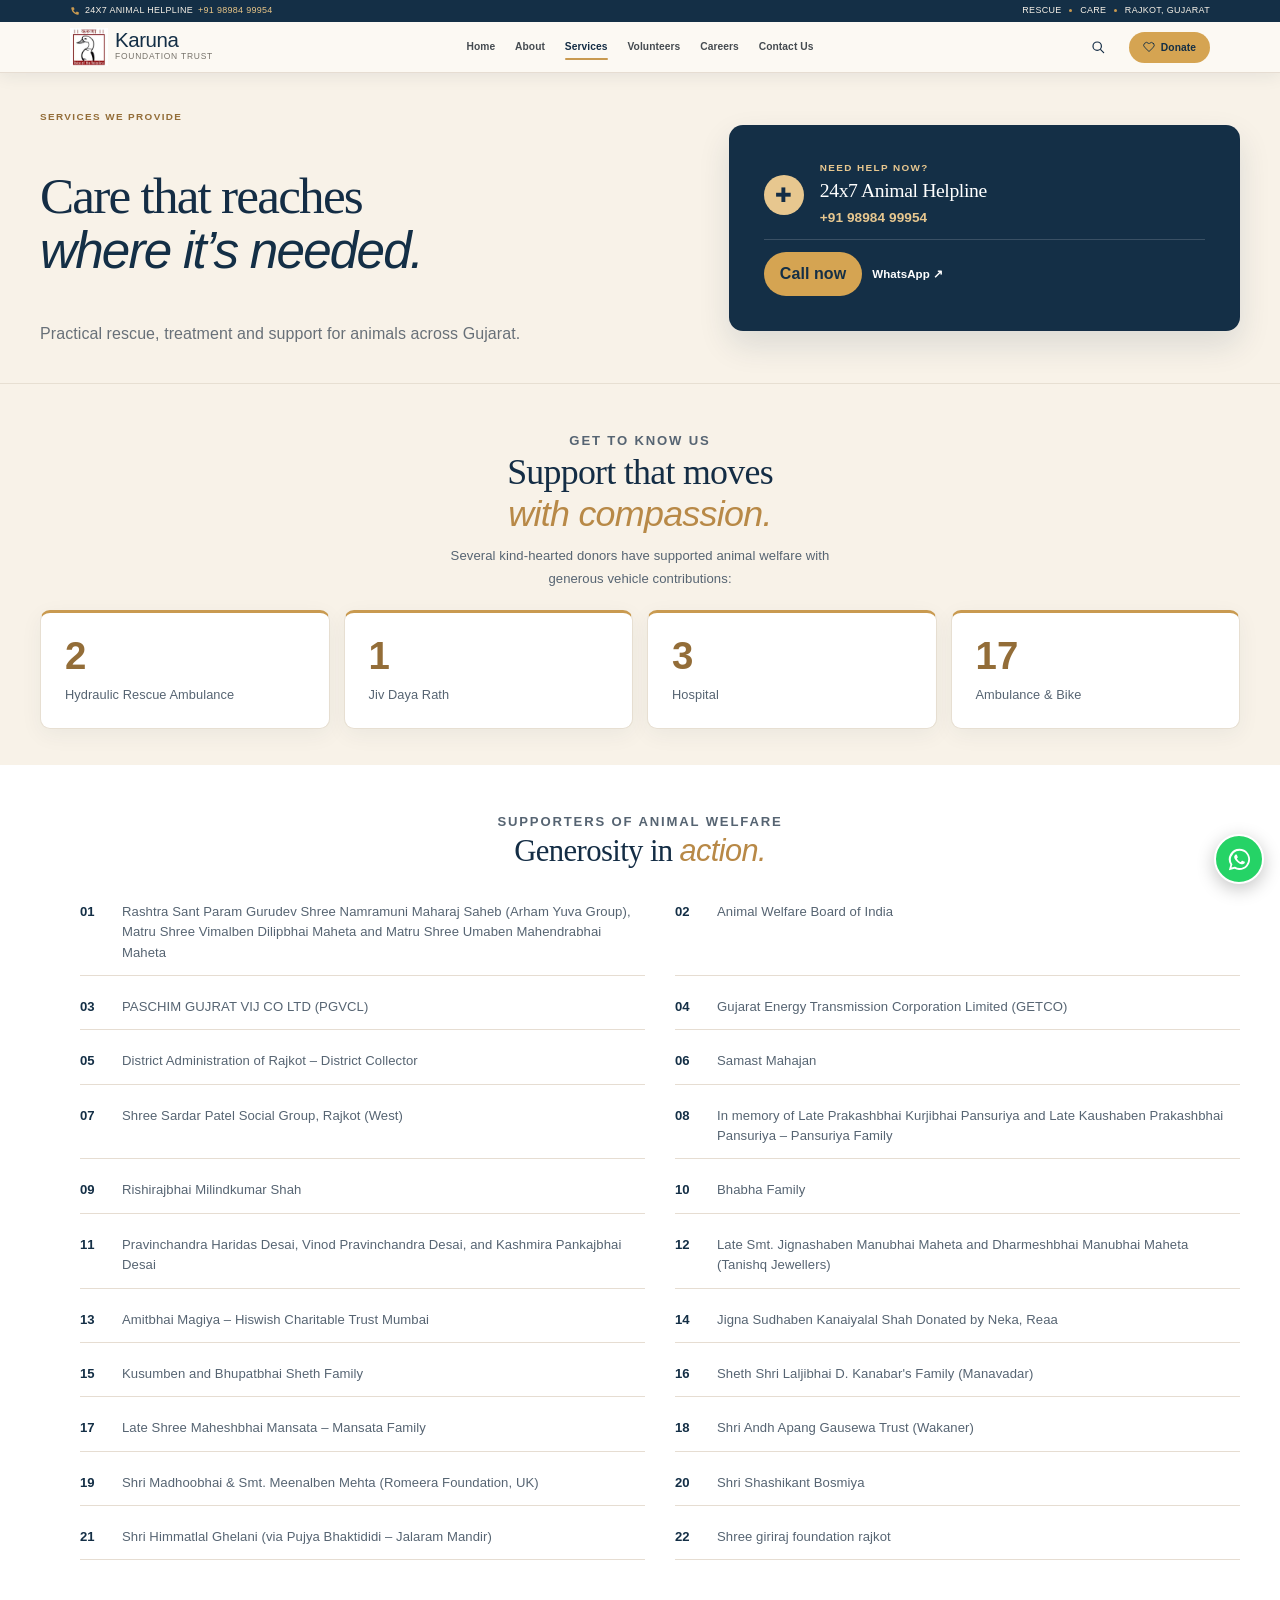
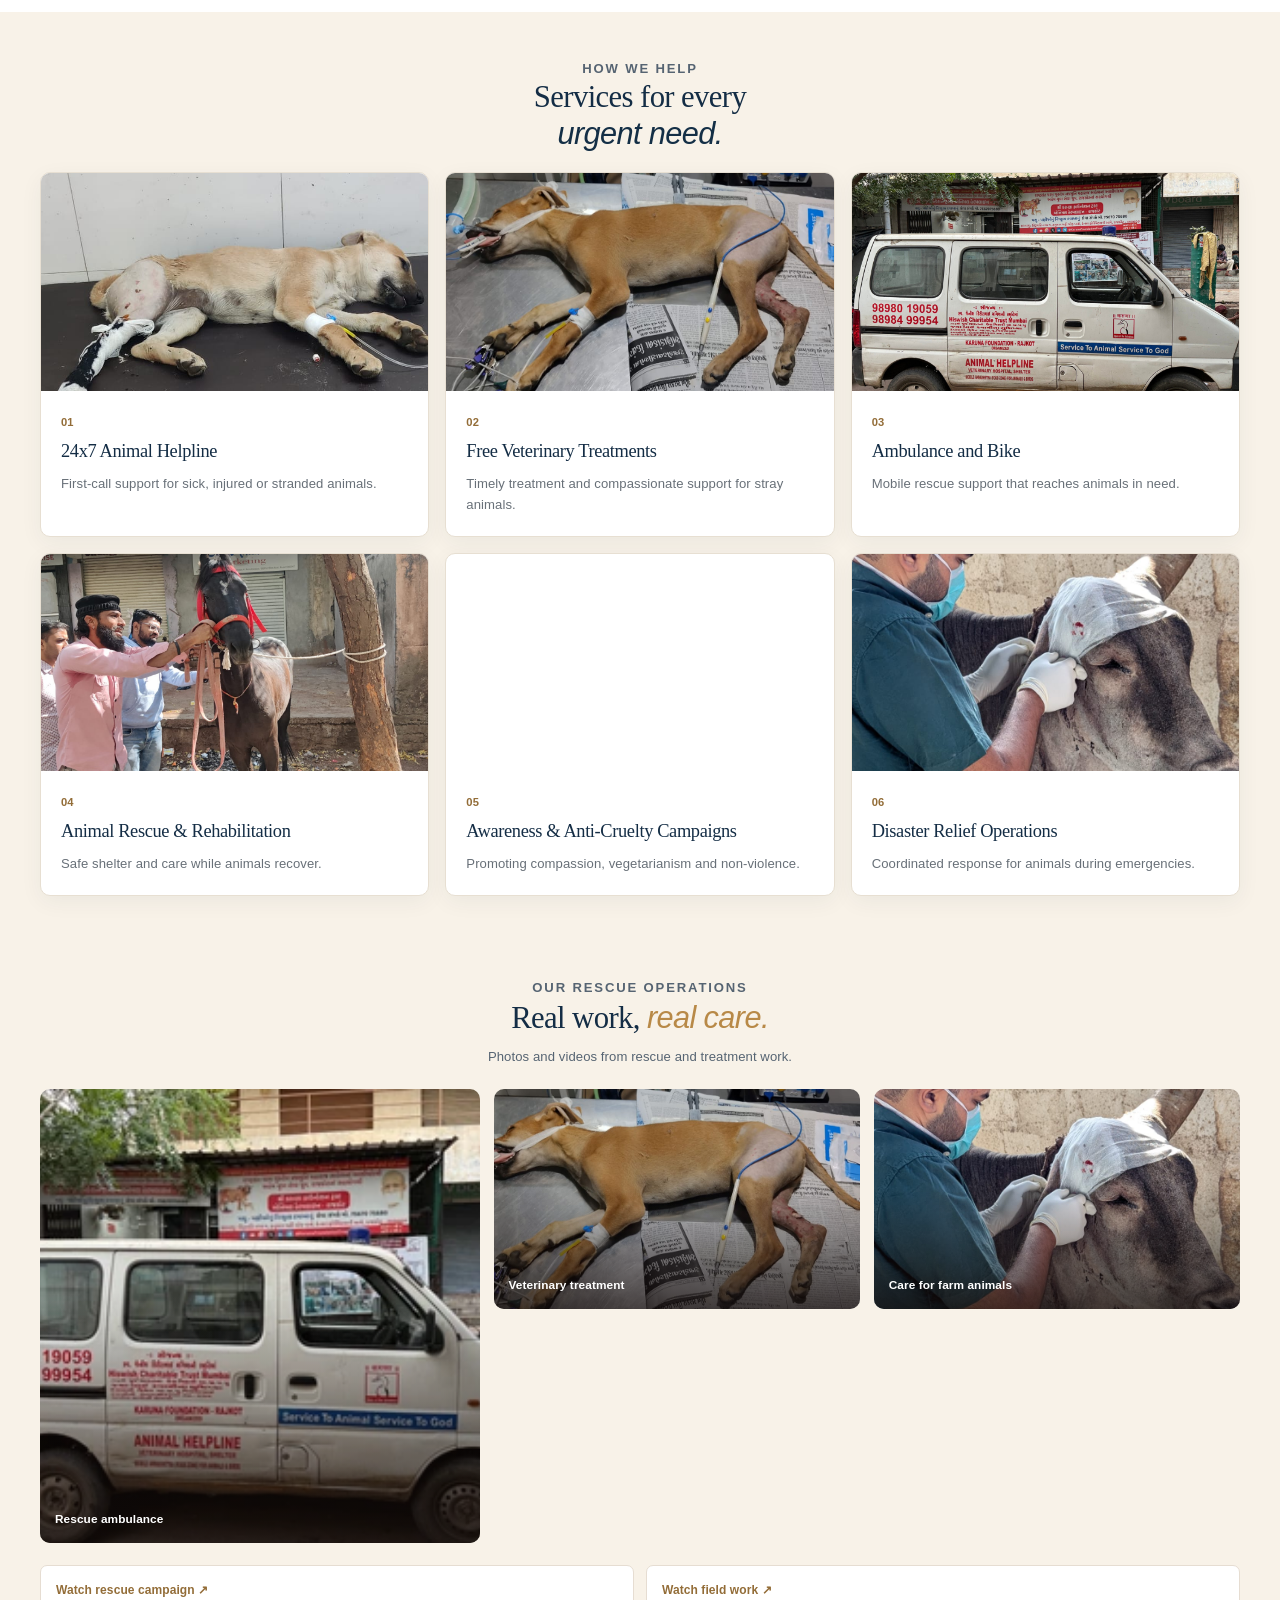
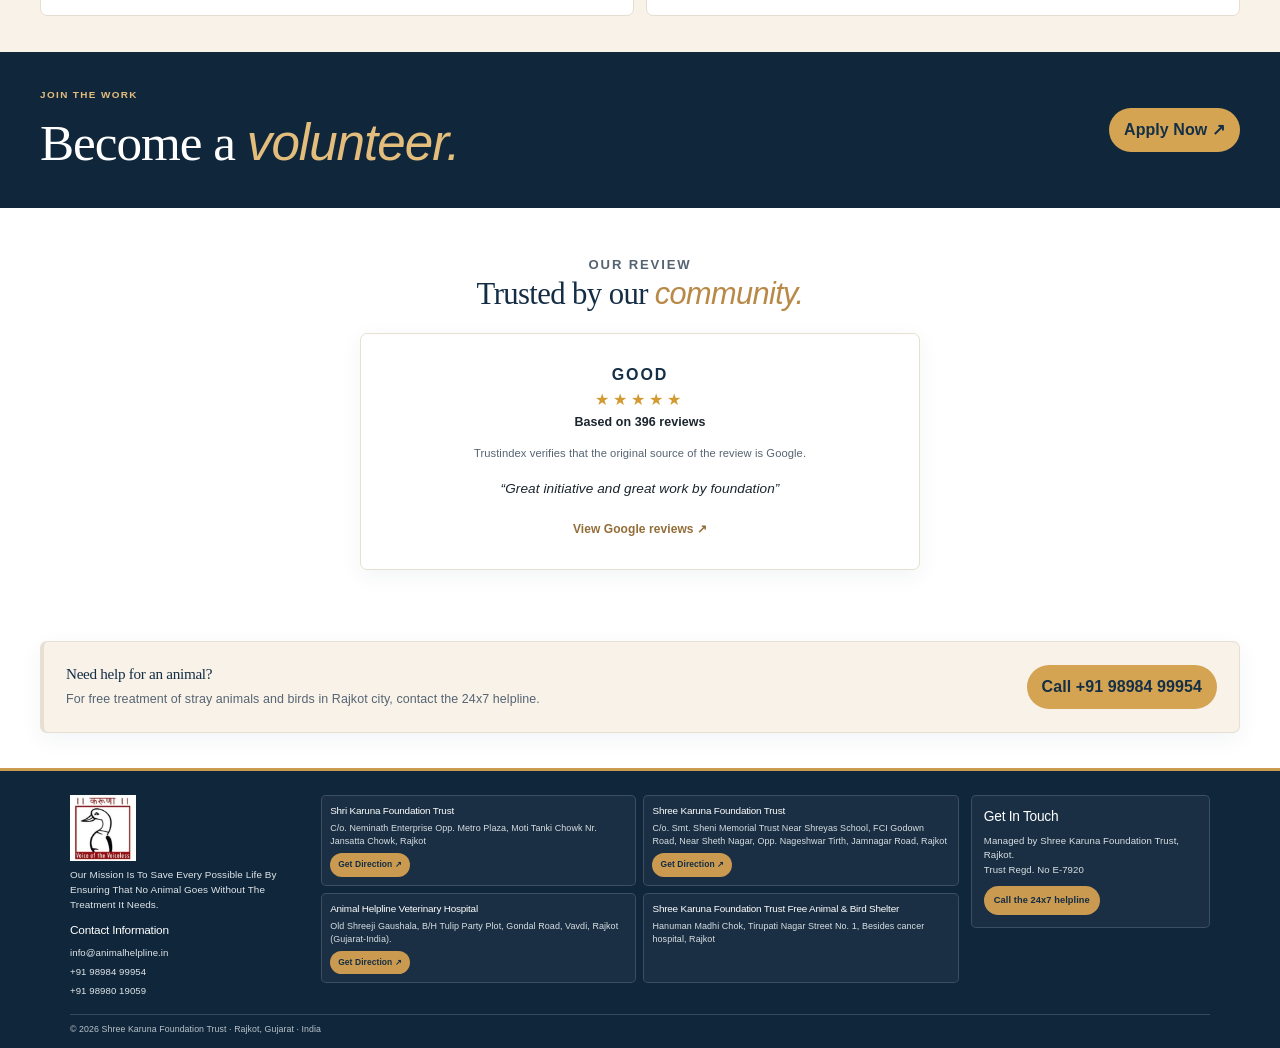
<file: services.html>
<!DOCTYPE html>
<html lang="en">
<head>
  <meta charset="UTF-8">
  <meta name="viewport" content="width=device-width, initial-scale=1.0">
  <meta name="description" content="Verified animal rescue, veterinary treatment and welfare services from Shree Karuna Foundation Trust.">
  <link rel="icon" type="image/png" href="karuna-logo.png">
  <title>Services - Karuna Foundation</title>
  <link rel="stylesheet" href="whatsapp.css">
  <link rel="stylesheet" href="about.css">
  <link rel="stylesheet" href="footer.css">
  <link rel="stylesheet" href="ui-polish.css">
  <link rel="stylesheet" href="site-chrome.css">
  <style>
    .services-page{--service-gold:#c59a52}.services-page .about-hero{padding:52px 0;background:#fff}.services-page .hero-inner{max-width:900px}
    .services-page .hero-inner h1{color:var(--maroon);font-size:clamp(2.6rem,5vw,4.5rem);line-height:1.02;letter-spacing:-.05em}.services-page .hero-inner h1 em{color:var(--maroon)}.services-page .hero-inner>p:last-child{color:var(--muted);max-width:560px;margin:18px 0 0}
    .services-page .section-heading{margin-bottom:28px}.services-page .section-heading h2{font-size:clamp(2rem,3.5vw,3.2rem)}.services-page .section-heading>p{color:var(--muted);max-width:430px;margin:10px auto 0;font-size:.82rem}
    .service-stats{display:grid;grid-template-columns:repeat(4,1fr);gap:12px}.service-stats article{background:#fff;border:1px solid var(--line);border-top:3px solid var(--service-gold);border-radius:7px;padding:20px}.service-stats strong,.service-stats span{display:block}.service-stats strong{color:var(--maroon);font-size:2rem;line-height:1}.service-stats span{color:var(--muted);font-size:.72rem;margin-top:10px}
    .service-cards{display:grid;grid-template-columns:repeat(3,1fr);gap:13px}.service-cards article{background:var(--ivory);border:1px solid var(--line);border-radius:7px;padding:22px;min-height:135px}.service-cards span{color:var(--maroon);font-size:.7rem;font-weight:700}.service-cards h3{font-size:1rem;margin:19px 0 0}
    .donor-section{background:#fff}.donor-list{display:grid;grid-template-columns:repeat(2,1fr);gap:9px 30px;counter-reset:donor}.donor-list li{list-style:none;display:grid;grid-template-columns:32px 1fr;gap:10px;align-items:start;border-bottom:1px solid var(--line);padding:10px 0;color:var(--muted);font-size:.75rem}.donor-list li:before{counter-increment:donor;content:counter(donor,decimal-leading-zero);color:var(--maroon);font-weight:700}
    .rescue-section{background:var(--ivory)}.rescue-grid{display:grid;grid-template-columns:1.3fr 1fr 1fr;gap:12px}.rescue-card{position:relative;height:245px;margin:0;overflow:hidden;border-radius:8px;background:#ddd}.rescue-card:first-child{height:502px;grid-row:span 2}.rescue-card img{width:100%;height:100%;object-fit:cover}.rescue-card:after{content:"";position:absolute;inset:0;background:linear-gradient(transparent 45%,rgba(20,12,10,.72))}.rescue-card figcaption{position:absolute;z-index:1;bottom:14px;left:15px;color:#fff;font-size:.74rem;font-weight:700}.video-links{display:grid;grid-template-columns:repeat(2,1fr);gap:12px;margin-top:22px}.video-link{display:flex;align-items:center;justify-content:space-between;background:#fff;border:1px solid var(--line);border-radius:7px;padding:15px;color:var(--maroon);font-size:.75rem;font-weight:700}
    .volunteer-cta{background:var(--maroon);color:#fff}.volunteer-cta .about-container{display:flex;align-items:center;justify-content:space-between;gap:24px}.volunteer-cta .eyebrow{color:#f2c9bf}.volunteer-cta h2{font-size:clamp(2rem,4vw,3.2rem);margin:0}.volunteer-cta .button{background:#fff;color:var(--maroon)}.review-card{max-width:560px;margin:auto;padding:28px;text-align:center;background:#fff;border:1px solid var(--line);border-radius:9px;box-shadow:var(--shadow)}.review-card strong,.review-card b,.review-card p{display:block}.review-card strong{color:var(--maroon);letter-spacing:.12em}.stars{display:block;color:#d39a32;letter-spacing:4px}.review-card b{font-size:.78rem}.review-card p{color:var(--muted);font-size:.7rem}.review-card blockquote{font-size:.85rem;font-style:italic;margin:15px 0}.text-link{color:var(--maroon);font-size:.75rem;font-weight:700}
    .services-page .services-contact{background:#fff}.contact-card{display:flex;align-items:center;justify-content:space-between;gap:20px;background:var(--ivory);border:1px solid var(--line);border-left:4px solid var(--maroon);border-radius:7px;padding:22px}.contact-card h3{margin:0 0 5px;color:var(--maroon)}.contact-card p{margin:0;color:var(--muted);font-size:.78rem}.contact-card .button{white-space:nowrap}
    @media(max-width:850px){.services-page .about-hero{padding:40px 0}.service-stats{grid-template-columns:repeat(2,1fr)}.service-cards{grid-template-columns:repeat(2,1fr)}.donor-list{grid-template-columns:1fr}.rescue-grid{grid-template-columns:repeat(2,1fr)}.rescue-card:first-child{height:245px;grid-row:auto;grid-column:span 2}.volunteer-cta .about-container{display:block}.volunteer-cta .button{margin-top:18px}.contact-card{display:block}.contact-card .button{margin-top:16px;display:inline-block}}
    @media(max-width:480px){.services-page .about-hero{padding:34px 0}.service-stats,.service-cards,.rescue-grid,.video-links{grid-template-columns:1fr}.service-cards article{min-height:0}.rescue-card,.rescue-card:first-child{height:220px;grid-column:auto}.donor-list li{font-size:.72rem}.contact-card{padding:18px}}
  </style>
</head>
<body class="site-page services-page">
  <header class="about-header">
    <div class="about-topbar"><div class="about-container topbar-inner"><span><svg viewBox="0 0 24 24" aria-hidden="true"><path d="M5 3h4l2 5-3 2a15 15 0 0 0 6 6l2-3 5 2v4c0 1-1 2-2 2C10 20 4 14 3 5c0-1 1-2 2-2Z"/></svg>24x7 Animal Helpline <a href="tel:+919898499954">+91 98984 99954</a></span><span class="topbar-message">RESCUE <i></i> CARE <i></i> RAJKOT, GUJARAT</span></div></div>
    <div class="about-container nav-wrap">
      <a class="brand" href="index.html" aria-label="Karuna Foundation home"><img src="karuna-logo.png" alt="Karuna Foundation logo" loading="eager" decoding="async"><span><strong>Karuna</strong><small>Foundation Trust</small></span></a>
      <nav class="nav-links" aria-label="Main navigation"><a href="index.html">Home</a><a href="about.html">About</a><a class="active" href="services.html">Services</a><a href="volunteers.html">Volunteers</a><a href="careers.html">Careers</a><a href="contact.html">Contact Us</a></nav>
      <div class="header-actions"><form class="site-search" role="search"><button class="search-toggle" type="button" aria-label="Open search" aria-expanded="false"><svg viewBox="0 0 24 24" aria-hidden="true"><circle cx="10.8" cy="10.8" r="6.3"/><path d="m16 16 4.5 4.5"/></svg></button><input type="search" aria-label="Search this page" placeholder="Search this page"><span class="search-status" aria-live="polite"></span></form><a class="button header-donate" href="index.html#donate"><svg viewBox="0 0 24 24" aria-hidden="true"><path d="M20.8 4.6a5.5 5.5 0 0 0-7.8 0L12 5.7l-1.1-1.1a5.5 5.5 0 0 0-7.8 7.8l1.1 1.1L12 21l7.8-7.5 1.1-1.1a5.5 5.5 0 0 0-.1-7.8Z"/></svg>Donate</a><button class="menu-toggle" type="button" aria-label="Open menu" aria-expanded="false"><span></span><span></span><span></span></button></div>
    </div>
  </header>

  <main>
    <section class="about-hero"><div class="about-container hero-inner service-hero-grid"><div class="service-hero-copy"><p class="eyebrow">Services we provide</p><h1>Care that reaches<br><em>where it’s needed.</em></h1><p>Practical rescue, treatment and support for animals across Gujarat.</p></div><aside class="service-help-card"><span class="service-help-icon" aria-hidden="true">✚</span><div><p class="eyebrow">Need help now?</p><h2>24x7 Animal Helpline</h2><a href="tel:+919898499954">+91 98984 99954</a></div><div class="service-help-actions"><a class="button" href="tel:+919898499954">Call now</a><a href="https://wa.me/919898499954" target="_blank" rel="noopener noreferrer">WhatsApp ↗</a></div></aside></div></section>

    <section class="about-section commitment"><div class="about-container"><div class="section-heading centered"><p class="eyebrow">Get to Know Us</p><h2>Support that moves<br><em>with compassion.</em></h2><p>Several kind-hearted donors have supported animal welfare with generous vehicle contributions:</p></div><div class="service-stats"><article><strong>2</strong><span>Hydraulic Rescue Ambulance</span></article><article><strong>1</strong><span>Jiv Daya Rath</span></article><article><strong>3</strong><span>Hospital</span></article><article><strong>17</strong><span>Ambulance &amp; Bike</span></article></div></div></section>

    <section class="about-section donor-section"><div class="about-container"><div class="section-heading centered"><p class="eyebrow">Supporters of animal welfare</p><h2>Generosity in <em>action.</em></h2></div><ol class="donor-list">
      <li>Rashtra Sant Param Gurudev Shree Namramuni Maharaj Saheb (Arham Yuva Group), Matru Shree Vimalben Dilipbhai Maheta and Matru Shree Umaben Mahendrabhai Maheta</li><li>Animal Welfare Board of India</li><li>PASCHIM GUJRAT VIJ CO LTD (PGVCL)</li><li>Gujarat Energy Transmission Corporation Limited (GETCO)</li><li>District Administration of Rajkot – District Collector</li><li>Samast Mahajan</li><li>Shree Sardar Patel Social Group, Rajkot (West)</li><li>In memory of Late Prakashbhai Kurjibhai Pansuriya and Late Kaushaben Prakashbhai Pansuriya – Pansuriya Family</li><li>Rishirajbhai Milindkumar Shah</li><li>Bhabha Family</li><li>Pravinchandra Haridas Desai, Vinod Pravinchandra Desai, and Kashmira Pankajbhai Desai</li><li>Late Smt. Jignashaben Manubhai Maheta and Dharmeshbhai Manubhai Maheta (Tanishq Jewellers)</li><li>Amitbhai Magiya – Hiswish Charitable Trust Mumbai</li><li>Jigna Sudhaben Kanaiyalal Shah Donated by Neka, Reaa</li><li>Kusumben and Bhupatbhai Sheth Family</li><li>Sheth Shri Laljibhai D. Kanabar's Family (Manavadar)</li><li>Late Shree Maheshbhai Mansata – Mansata Family</li><li>Shri Andh Apang Gausewa Trust (Wakaner)</li><li>Shri Madhoobhai &amp; Smt. Meenalben Mehta (Romeera Foundation, UK)</li><li>Shri Shashikant Bosmiya</li><li>Shri Himmatlal Ghelani (via Pujya Bhaktididi – Jalaram Mandir)</li><li>Shree giriraj foundation rajkot</li>
    </ol></div></section>

    <section class="about-section people"><div class="about-container"><div class="section-heading centered"><p class="eyebrow">How we help</p><h2>Services for every<br><em>urgent need.</em></h2></div><div class="service-cards"><article><img src="website-assets/services/images/IMG-20240202-WA0009.jpg" alt="Injured dog receiving emergency veterinary care" loading="lazy" decoding="async"><div><span>01</span><h3>24x7 Animal Helpline</h3><p>First-call support for sick, injured or stranded animals.</p></div></article><article><img src="website-assets/services/images/WhatsApp-Image-2025-11-12-at-12.00.43-PM.jpeg" alt="Dog receiving veterinary treatment on an operating table" loading="lazy" decoding="async"><div><span>02</span><h3>Free Veterinary Treatments</h3><p>Timely treatment and compassionate support for stray animals.</p></div></article><article><img src="website-assets/home/images/IMG_3999-scaled.jpg" alt="Karuna Foundation animal rescue ambulance" loading="lazy" decoding="async"><div><span>03</span><h3>Ambulance and Bike</h3><p>Mobile rescue support that reaches animals in need.</p></div></article><article><img src="website-assets/services/images/IMG-20240202-WA0015.jpg" alt="Rescue workers caring for a horse" loading="lazy" decoding="async"><div><span>04</span><h3>Animal Rescue &amp; Rehabilitation</h3><p>Safe shelter and care while animals recover.</p></div></article><article><img src="website-assets/careers/images/IMG_3875.jpg" alt="Pigeons being fed" loading="lazy" decoding="async"><div><span>05</span><h3>Awareness &amp; Anti-Cruelty Campaigns</h3><p>Promoting compassion, vegetarianism and non-violence.</p></div></article><article><img src="website-assets/home/images/WhatsApp-Image-2025-11-12-at-12.00.42-PM.jpeg" alt="Cow receiving veterinary treatment" loading="lazy" decoding="async"><div><span>06</span><h3>Disaster Relief Operations</h3><p>Coordinated response for animals during emergencies.</p></div></article></div></div></section>

    <section class="about-section rescue-section"><div class="about-container"><div class="section-heading centered"><p class="eyebrow">Our rescue Operations</p><h2>Real work, <em>real care.</em></h2><p>Photos and videos from rescue and treatment work.</p></div><div class="rescue-grid"><figure class="rescue-card"><img src="website-assets/home/images/IMG_3999-scaled.jpg" alt="Karuna Foundation animal rescue ambulance" loading="lazy" decoding="async" srcset="website-assets/home/images/IMG_3999-scaled-320.webp 320w , website-assets/home/images/IMG_3999-scaled-640.webp 640w , website-assets/home/images/IMG_3999-scaled-960.webp 960w , website-assets/home/images/IMG_3999-scaled-1280.webp 1280w" sizes="(max-width: 560px) 45vw, (max-width: 850px) 35vw, 25vw"><figcaption>Rescue ambulance</figcaption></figure><figure class="rescue-card"><img src="website-assets/services/images/WhatsApp-Image-2025-11-12-at-12.00.43-PM.jpeg" alt="Dog receiving veterinary treatment" loading="lazy" decoding="async"><figcaption>Veterinary treatment</figcaption></figure><figure class="rescue-card"><img src="website-assets/home/images/WhatsApp-Image-2025-11-12-at-12.00.42-PM.jpeg" alt="Cow receiving veterinary treatment" loading="lazy" decoding="async"><figcaption>Care for farm animals</figcaption></figure></div><div class="video-links"><a class="video-link" href="https://www.youtube.com/watch?v=ZgUnLx6R0vU" target="_blank" rel="noreferrer">Watch rescue campaign ↗</a><a class="video-link" href="https://www.youtube.com/watch?v=MQbveS7q5Hw" target="_blank" rel="noreferrer">Watch field work ↗</a></div></div></section>

    <section class="about-section volunteer-cta"><div class="about-container"><div><p class="eyebrow">Join the work</p><h2>Become a <em>volunteer.</em></h2></div><a class="button" href="volunteers.html">Apply Now ↗</a></div></section>

    <section class="about-section reviews"><div class="about-container"><div class="section-heading centered"><p class="eyebrow">Our Review</p><h2>Trusted by our <em>community.</em></h2></div><div class="review-card"><strong>GOOD</strong><span class="stars">★★★★★</span><b>Based on 396 reviews</b><p>Trustindex verifies that the original source of the review is Google.</p><blockquote>“Great initiative and great work by foundation”</blockquote><a class="text-link" href="https://www.google.com/maps/search/?api=1&amp;query=Karuna+Foundation+Rajkot" target="_blank" rel="noreferrer">View Google reviews ↗</a></div></div></section>

    <section class="about-section services-contact"><div class="about-container"><div class="contact-card"><div><h3>Need help for an animal?</h3><p>For free treatment of stray animals and birds in Rajkot city, contact the 24x7 helpline.</p></div><a class="button" href="tel:+919898499954">Call +91 98984 99954</a></div></div></section>
  </main>

  <a class="whatsapp-float" href="https://wa.me/919898499954" target="_blank" rel="noopener noreferrer" aria-label="Chat with Karuna Foundation on WhatsApp">
    <svg viewBox="0 0 32 32" aria-hidden="true"><path d="M16.04 3.2A12.66 12.66 0 0 0 5.18 22.37L3.4 28.8l6.58-1.73A12.65 12.65 0 1 0 16.04 3.2Zm0 22.96a10.27 10.27 0 0 1-5.24-1.43l-.38-.23-3.9 1.03 1.04-3.8-.25-.4a10.3 10.3 0 1 1 8.73 4.83Zm5.65-7.72c-.31-.16-1.83-.9-2.12-1-.28-.1-.49-.16-.7.16-.2.31-.8 1-.98 1.2-.18.21-.36.24-.67.08-.31-.16-1.31-.48-2.5-1.53-.92-.82-1.54-1.83-1.72-2.14-.18-.31-.02-.48.14-.64.14-.14.31-.36.46-.54.15-.18.2-.31.31-.52.1-.2.05-.39-.03-.54-.08-.16-.7-1.68-.96-2.3-.25-.6-.5-.52-.7-.53h-.6c-.2 0-.54.08-.82.39-.28.31-1.08 1.05-1.08 2.56s1.11 2.97 1.27 3.18c.15.2 2.18 3.33 5.28 4.67.74.32 1.31.51 1.75.65.74.23 1.41.2 1.94.12.59-.09 1.83-.75 2.09-1.47.26-.72.26-1.34.18-1.47-.08-.13-.28-.2-.59-.36Z"/></svg>
    <span class="whatsapp-float-label">Chat on WhatsApp</span>
  </a>
  <footer class="site-footer">
    <div class="site-footer-inner site-footer-main">
      <section class="site-footer-identity"><img class="site-footer-logo" src="karuna-logo.png" alt="Karuna Foundation Trust logo" loading="lazy" decoding="async"><p>Our Mission Is To Save Every Possible Life By Ensuring That No Animal Goes Without The Treatment It Needs.</p><h2>Contact Information</h2><a href="mailto:info@animalhelpline.in">info@animalhelpline.in</a><a href="tel:+919898499954">+91 98984 99954</a><a href="tel:+919898019059">+91 98980 19059</a></section>
      <div class="site-footer-locations">
        <article class="site-footer-location"><h3>Shri Karuna Foundation Trust</h3><p>C/o. Neminath Enterprise Opp. Metro Plaza, Moti Tanki Chowk Nr. Jansatta Chowk, Rajkot</p><a href="https://www.google.com/maps/search/?api=1&amp;query=C%2Fo.%20Neminath%20Enterprise%20Opp.%20Metro%20Plaza%2C%20Moti%20Tanki%20Chowk%2C%20Rajkot" target="_blank" rel="noopener noreferrer">Get Direction ↗</a></article>
        <article class="site-footer-location"><h3>Shree Karuna Foundation Trust</h3><p>C/o. Smt. Sheni Memorial Trust Near Shreyas School, FCI Godown Road, Near Sheth Nagar, Opp. Nageshwar Tirth, Jamnagar Road, Rajkot</p><a href="https://www.google.com/maps/search/?api=1&amp;query=Sheni%20Memorial%20Trust%2C%20Jamnagar%20Road%2C%20Rajkot" target="_blank" rel="noopener noreferrer">Get Direction ↗</a></article>
        <article class="site-footer-location"><h3>Animal Helpline Veterinary Hospital</h3><p>Old Shreeji Gaushala, B/H Tulip Party Plot, Gondal Road, Vavdi, Rajkot (Gujarat-India).</p><a href="https://www.google.com/maps/search/?api=1&amp;query=Animal%20Helpline%20Veterinary%20Hospital%2C%20Gondal%20Road%2C%20Rajkot" target="_blank" rel="noopener noreferrer">Get Direction ↗</a></article>
        <article class="site-footer-location"><h3>Shree Karuna Foundation Trust Free Animal &amp; Bird Shelter</h3><p>Hanuman Madhi Chok, Tirupati Nagar Street No. 1, Besides cancer hospital, Rajkot</p></article>
      </div>
      <section class="site-footer-contact"><h2>Get In Touch</h2><p>Managed by Shree Karuna Foundation Trust, Rajkot.<br>Trust Regd. No E-7920</p><a class="site-footer-call" href="tel:+919898499954">Call the 24x7 helpline</a></section>
    </div>
    <div class="site-footer-copyright">© 2026 Shree Karuna Foundation Trust · Rajkot, Gujarat · India</div>
  </footer>
  <script src="about.js"></script>
  <script src="ui-polish.js"></script>
  <script src="site-chrome.js"></script>
</body>
</html>
</file>
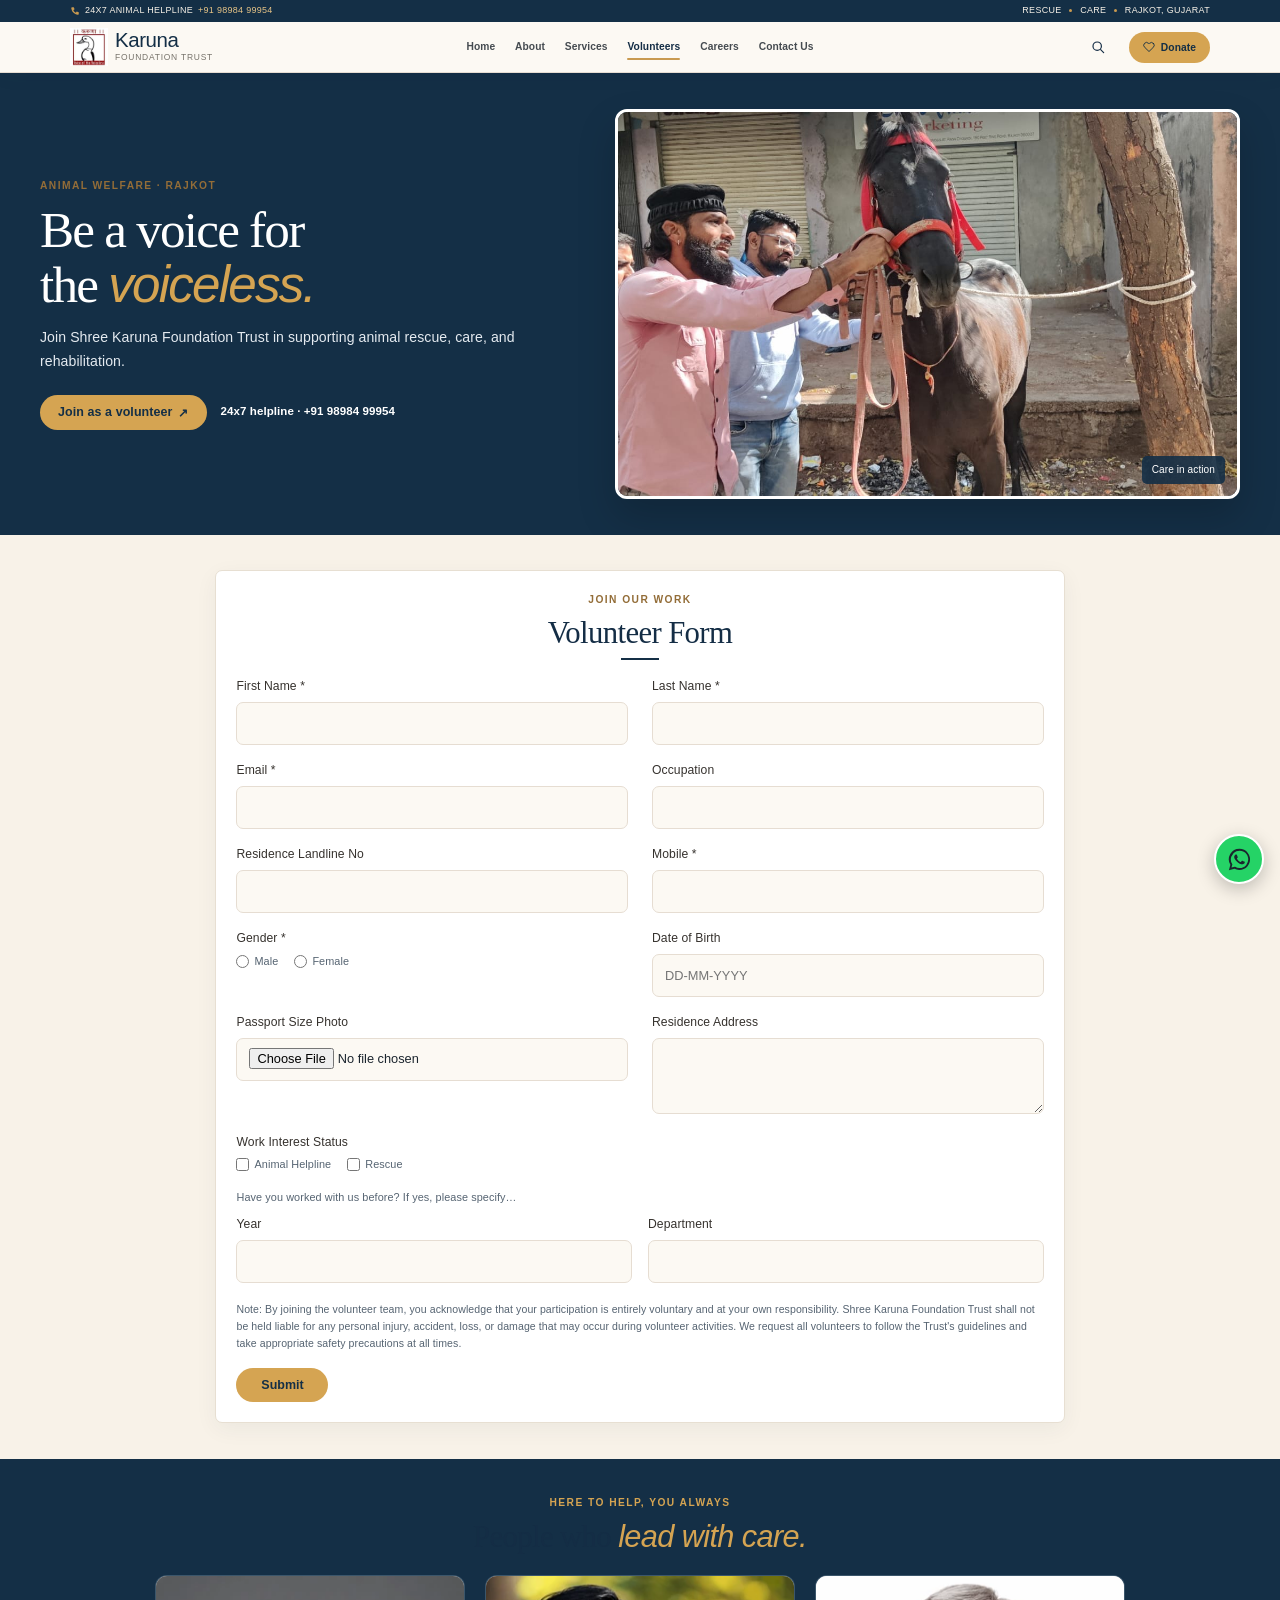
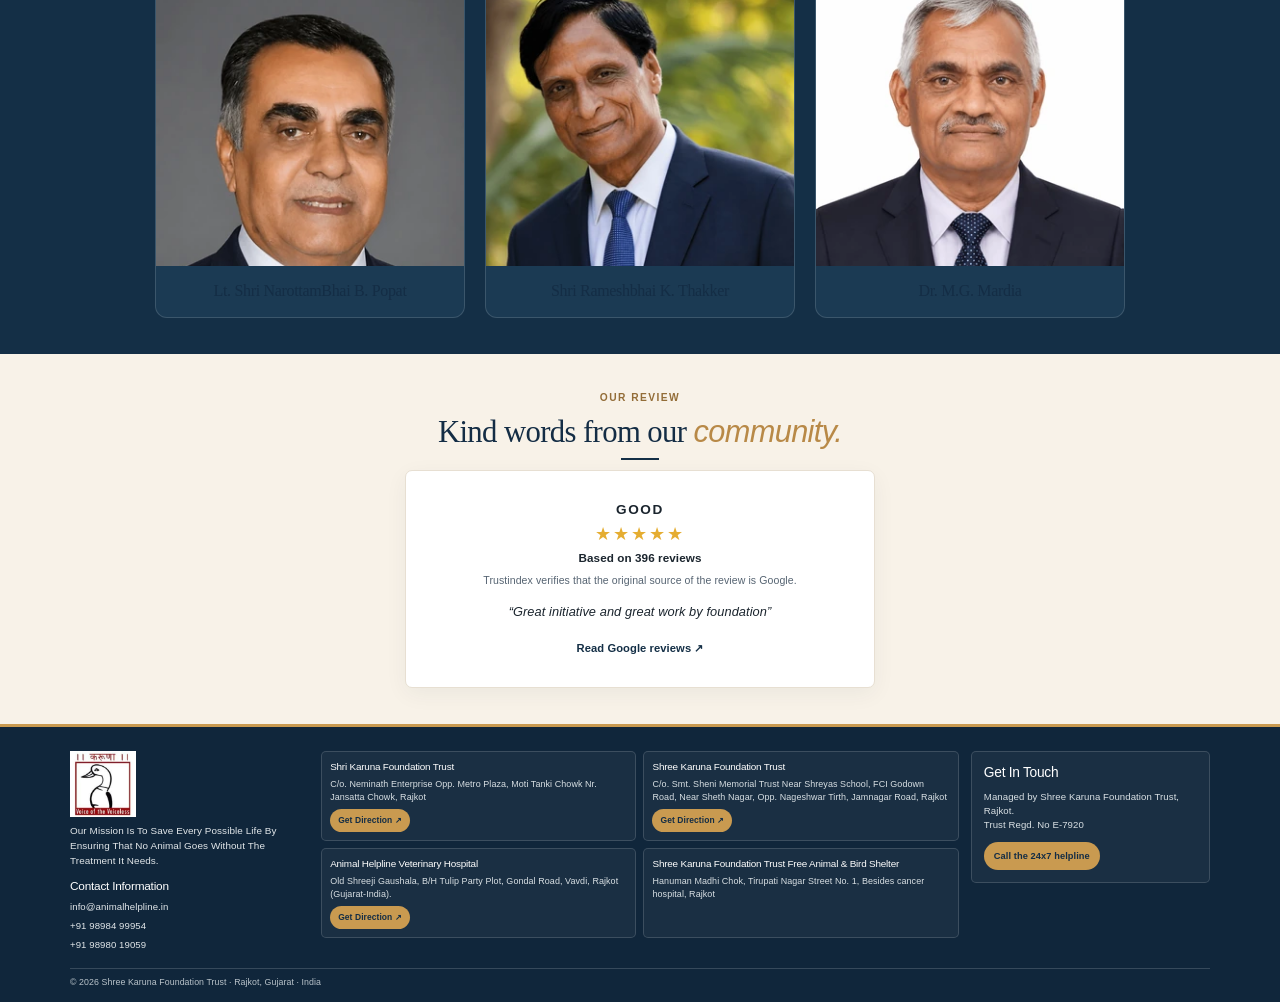
<file: volunteers.html>
<!DOCTYPE html>
<html lang="en">
<head>
  <meta charset="UTF-8">
  <meta name="viewport" content="width=device-width, initial-scale=1.0">
  <meta name="description" content="Join Shree Karuna Foundation Trust as a volunteer and support animal welfare in Rajkot.">
  <link rel="icon" type="image/png" href="karuna-logo.png">
  <title>Volunteers - Karuna Foundation</title>
  <link rel="stylesheet" href="whatsapp.css">
  <link rel="stylesheet" href="about.css">
  <link rel="stylesheet" href="volunteers.css">
  <link rel="stylesheet" href="footer.css">
  <link rel="stylesheet" href="ui-polish.css">
  <link rel="stylesheet" href="site-chrome.css">
</head>
<body class="site-page volunteers-page">
  <header class="about-header">
    <div class="about-topbar"><div class="about-container topbar-inner"><span><svg viewBox="0 0 24 24" aria-hidden="true"><path d="M5 3h4l2 5-3 2a15 15 0 0 0 6 6l2-3 5 2v4c0 1-1 2-2 2C10 20 4 14 3 5c0-1 1-2 2-2Z"/></svg>24x7 Animal Helpline <a href="tel:+919898499954">+91 98984 99954</a></span><span class="topbar-message">RESCUE <i></i> CARE <i></i> RAJKOT, GUJARAT</span></div></div>
    <div class="about-container nav-wrap">
      <a class="brand" href="index.html" aria-label="Karuna Foundation home"><img src="karuna-logo.png" alt="Karuna Foundation logo" loading="eager" decoding="async"><span><strong>Karuna</strong><small>Foundation Trust</small></span></a>
      <nav class="nav-links" aria-label="Main navigation"><a href="index.html">Home</a><a href="about.html">About</a><a href="services.html">Services</a><a class="active" href="volunteers.html">Volunteers</a><a href="careers.html">Careers</a><a href="contact.html">Contact Us</a></nav>
      <div class="header-actions"><form class="site-search" role="search"><button class="search-toggle" type="button" aria-label="Open search" aria-expanded="false"><svg viewBox="0 0 24 24" aria-hidden="true"><circle cx="10.8" cy="10.8" r="6.3"/><path d="m16 16 4.5 4.5"/></svg></button><input type="search" aria-label="Search this page" placeholder="Search this page"><span class="search-status" aria-live="polite"></span></form><a class="button header-donate" href="index.html#donate"><svg viewBox="0 0 24 24" aria-hidden="true"><path d="M20.8 4.6a5.5 5.5 0 0 0-7.8 0L12 5.7l-1.1-1.1a5.5 5.5 0 0 0-7.8 7.8l1.1 1.1L12 21l7.8-7.5 1.1-1.1a5.5 5.5 0 0 0-.1-7.8Z"/></svg>Donate</a><button class="menu-toggle" type="button" aria-label="Open menu" aria-expanded="false"><span></span><span></span><span></span></button></div>
    </div>
  </header>

  <main>
    <section class="volunteer-hero" aria-labelledby="volunteer-hero-title">
      <div class="volunteer-hero-inner">
        <div class="volunteer-hero-copy">
          <p class="eyebrow">Animal welfare · Rajkot</p>
          <h1 id="volunteer-hero-title">Be a voice for the <em>voiceless.</em></h1>
          <p>Join Shree Karuna Foundation Trust in supporting animal rescue, care, and rehabilitation.</p>
          <div class="volunteer-hero-actions">
            <a class="button" href="#volunteer-application">Join as a volunteer <span>↗</span></a>
            <a class="volunteer-helpline" href="tel:+919898499954">24x7 helpline · +91 98984 99954</a>
          </div>
        </div>
        <figure class="volunteer-hero-photo">
          <img src="website-assets/services/images/IMG-20240202-WA0015.jpg" alt="Rescue workers caring for an animal" loading="eager" decoding="async">
          <figcaption>Care in action</figcaption>
        </figure>
      </div>
    </section>

    <section class="volunteer-gallery" aria-label="Animal welfare work">
      <div class="volunteer-gallery-track">
        <img src="website-assets/about/trustees.jpg" alt="Water bowl for animals" loading="lazy" decoding="async">
        <img src="website-assets/careers/images/303040119-303040619-Vierno-YingYang-bird-feeder-SW-Sem-00389.jpg" alt="Bird feeder" loading="lazy" decoding="async">
        <img src="website-assets/services/images/IMG-20240202-WA0009.jpg" alt="Animal rescue and care" loading="lazy" decoding="async">
        <img src="website-assets/careers/images/Outdoor-bird-house-wooden-pearl-sparrow-bird-house-wood-bird-nest-decoration-bird-cage-breeding-box.jpg" alt="Bird nesting shelter" loading="lazy" decoding="async">
        <img src="website-assets/about/testimonial.png" alt="Squirrel feeding" loading="lazy" decoding="async" srcset="website-assets/about/testimonial-320.webp 320w , website-assets/about/testimonial-640.webp 640w , website-assets/about/testimonial-960.webp 960w" sizes="(max-width: 560px) 45vw, (max-width: 850px) 35vw, 25vw">
        <img src="website-assets/services/images/WhatsApp-Image-2025-11-12-at-12.00.41-PM-1.jpeg" alt="Animal receiving treatment" loading="lazy" decoding="async">
      </div>
    </section>

    <section class="volunteer-form-section" id="volunteer-application" aria-labelledby="volunteer-form-title">
      <div class="volunteer-form-card">
        <div class="volunteer-form-heading"><p class="eyebrow">Join our work</p><h1 id="volunteer-form-title">Volunteer Form</h1></div>
        <form class="volunteer-form" id="volunteer-form">
          <label>First Name *<input name="first-name" autocomplete="given-name" required></label>
          <label>Last Name *<input name="last-name" autocomplete="family-name" required></label>
          <label>Email *<input type="email" name="your-email" autocomplete="email" required></label>
          <label>Occupation<input name="occupation" autocomplete="organization-title"></label>
          <label>Residence Landline No<input type="tel" name="landline" autocomplete="tel"></label>
          <label>Mobile *<input type="tel" name="mobile" autocomplete="tel-national" required></label>
          <fieldset class="form-field"><legend>Gender *</legend><div class="choice-row"><label><input type="radio" name="Gender" value="Male"> Male</label><label><input type="radio" name="Gender" value="Female"> Female</label></div></fieldset>
          <label>Date of Birth<input name="dob" placeholder="DD-MM-YYYY" inputmode="numeric"></label>
          <label>Passport Size Photo<input type="file" name="passport-photo" accept="image/*"></label>
          <label>Residence Address<textarea name="address" autocomplete="street-address" rows="2"></textarea></label>
          <fieldset class="form-field interest-field"><legend>Work Interest Status</legend><div class="choice-row"><label><input type="checkbox" name="interest[]" value="Animal Helpline"> Animal Helpline</label><label><input type="checkbox" name="interest[]" value="Rescue"> Rescue</label></div></fieldset>
          <div class="previous-work"><p>Have you worked with us before? If yes, please specify…</p><label>Year<input name="year1"></label><label>Department<input name="dept1"></label></div>
          <p class="form-disclaimer">Note: By joining the volunteer team, you acknowledge that your participation is entirely voluntary and at your own responsibility. Shree Karuna Foundation Trust shall not be held liable for any personal injury, accident, loss, or damage that may occur during volunteer activities. We request all volunteers to follow the Trust's guidelines and take appropriate safety precautions at all times.</p>
          <button class="button" type="submit">Submit</button>
          <p class="form-status" id="form-status" role="status" aria-live="polite"></p>
        </form>
      </div>
    </section>

    <section class="volunteer-leaders" aria-labelledby="leaders-title">
      <div class="volunteer-section-heading"><p class="eyebrow">Here to Help, You Always</p><h2 id="leaders-title">People who <em>lead with care.</em></h2></div>
      <div class="leader-grid">
        <article><img src="website-assets/volunteers/images/narotambhai.png" alt="Lt. Shri NarottamBhai B. Popat" loading="lazy" decoding="async" srcset="website-assets/volunteers/images/narotambhai-320.webp 320w , website-assets/volunteers/images/narotambhai-640.webp 640w , website-assets/volunteers/images/narotambhai-960.webp 960w" sizes="(max-width: 560px) 45vw, (max-width: 850px) 35vw, 25vw"><h3>Lt. Shri NarottamBhai B. Popat</h3></article>
        <article><img src="website-assets/volunteers/images/thakker.png" alt="Shri Rameshbhai K. Thakker" loading="lazy" decoding="async" srcset="website-assets/volunteers/images/thakker-320.webp 320w , website-assets/volunteers/images/thakker-640.webp 640w , website-assets/volunteers/images/thakker-960.webp 960w" sizes="(max-width: 560px) 45vw, (max-width: 850px) 35vw, 25vw"><h3>Shri Rameshbhai K. Thakker</h3></article>
        <article><img src="website-assets/volunteers/images/mg.png" alt="Dr. M.G. Mardia" loading="lazy" decoding="async" srcset="website-assets/volunteers/images/mg-320.webp 320w , website-assets/volunteers/images/mg-640.webp 640w , website-assets/volunteers/images/mg-960.webp 960w" sizes="(max-width: 560px) 45vw, (max-width: 850px) 35vw, 25vw"><h3>Dr. M.G. Mardia</h3></article>
      </div>
    </section>

    <section class="volunteer-reviews" aria-labelledby="review-title">
      <div class="volunteer-section-heading"><p class="eyebrow">Our Review</p><h2 id="review-title">Kind words from our <em>community.</em></h2></div>
      <div class="review-card"><strong>GOOD</strong><span class="stars" aria-label="5 out of 5 stars">★★★★★</span><b>Based on 396 reviews</b><p>Trustindex verifies that the original source of the review is Google.</p><blockquote>“Great initiative and great work by foundation”</blockquote><a href="https://www.google.com/maps/search/?api=1&amp;query=Karuna+Foundation+Rajkot" target="_blank" rel="noreferrer">Read Google reviews ↗</a></div>
    </section>
  </main>

  <a class="whatsapp-float" href="https://wa.me/919898499954" target="_blank" rel="noopener noreferrer" aria-label="Chat with Karuna Foundation on WhatsApp">
    <svg viewBox="0 0 32 32" aria-hidden="true"><path d="M16.04 3.2A12.66 12.66 0 0 0 5.18 22.37L3.4 28.8l6.58-1.73A12.65 12.65 0 1 0 16.04 3.2Zm0 22.96a10.27 10.27 0 0 1-5.24-1.43l-.38-.23-3.9 1.03 1.04-3.8-.25-.4a10.3 10.3 0 1 1 8.73 4.83Zm5.65-7.72c-.31-.16-1.83-.9-2.12-1-.28-.1-.49-.16-.7.16-.2.31-.8 1-.98 1.2-.18.21-.36.24-.67.08-.31-.16-1.31-.48-2.5-1.53-.92-.82-1.54-1.83-1.72-2.14-.18-.31-.02-.48.14-.64.14-.14.31-.36.46-.54.15-.18.2-.31.31-.52.1-.2.05-.39-.03-.54-.08-.16-.7-1.68-.96-2.3-.25-.6-.5-.52-.7-.53h-.6c-.2 0-.54.08-.82.39-.28.31-1.08 1.05-1.08 2.56s1.11 2.97 1.27 3.18c.15.2 2.18 3.33 5.28 4.67.74.32 1.31.51 1.75.65.74.23 1.41.2 1.94.12.59-.09 1.83-.75 2.09-1.47.26-.72.26-1.34.18-1.47-.08-.13-.28-.2-.59-.36Z"/></svg>
    <span class="whatsapp-float-label">Chat on WhatsApp</span>
  </a>
  <footer class="site-footer">
    <div class="site-footer-inner site-footer-main">
      <section class="site-footer-identity"><img class="site-footer-logo" src="karuna-logo.png" alt="Karuna Foundation Trust logo" loading="lazy" decoding="async"><p>Our Mission Is To Save Every Possible Life By Ensuring That No Animal Goes Without The Treatment It Needs.</p><h2>Contact Information</h2><a href="mailto:info@animalhelpline.in">info@animalhelpline.in</a><a href="tel:+919898499954">+91 98984 99954</a><a href="tel:+919898019059">+91 98980 19059</a></section>
      <div class="site-footer-locations">
        <article class="site-footer-location"><h3>Shri Karuna Foundation Trust</h3><p>C/o. Neminath Enterprise Opp. Metro Plaza, Moti Tanki Chowk Nr. Jansatta Chowk, Rajkot</p><a href="https://www.google.com/maps/search/?api=1&amp;query=C%2Fo.%20Neminath%20Enterprise%20Opp.%20Metro%20Plaza%2C%20Moti%20Tanki%20Chowk%2C%20Rajkot" target="_blank" rel="noopener noreferrer">Get Direction ↗</a></article>
        <article class="site-footer-location"><h3>Shree Karuna Foundation Trust</h3><p>C/o. Smt. Sheni Memorial Trust Near Shreyas School, FCI Godown Road, Near Sheth Nagar, Opp. Nageshwar Tirth, Jamnagar Road, Rajkot</p><a href="https://www.google.com/maps/search/?api=1&amp;query=Sheni%20Memorial%20Trust%2C%20Jamnagar%20Road%2C%20Rajkot" target="_blank" rel="noopener noreferrer">Get Direction ↗</a></article>
        <article class="site-footer-location"><h3>Animal Helpline Veterinary Hospital</h3><p>Old Shreeji Gaushala, B/H Tulip Party Plot, Gondal Road, Vavdi, Rajkot (Gujarat-India).</p><a href="https://www.google.com/maps/search/?api=1&amp;query=Animal%20Helpline%20Veterinary%20Hospital%2C%20Gondal%20Road%2C%20Rajkot" target="_blank" rel="noopener noreferrer">Get Direction ↗</a></article>
        <article class="site-footer-location"><h3>Shree Karuna Foundation Trust Free Animal &amp; Bird Shelter</h3><p>Hanuman Madhi Chok, Tirupati Nagar Street No. 1, Besides cancer hospital, Rajkot</p></article>
      </div>
      <section class="site-footer-contact"><h2>Get In Touch</h2><p>Managed by Shree Karuna Foundation Trust, Rajkot.<br>Trust Regd. No E-7920</p><a class="site-footer-call" href="tel:+919898499954">Call the 24x7 helpline</a></section>
    </div>
    <div class="site-footer-copyright">© 2026 Shree Karuna Foundation Trust · Rajkot, Gujarat · India</div>
  </footer>
  <script src="form-storage.js"></script>
  <script src="volunteers.js"></script>
  <script src="ui-polish.js"></script>
  <script src="site-chrome.js"></script>
</body>
</html>
</file>
<file: whatsapp.css>
.whatsapp-float[hidden] { display: none !important; }
.whatsapp-float {
  position: fixed;
  z-index: 30;
  right: max(16px, env(safe-area-inset-right));
  bottom: max(16px, env(safe-area-inset-bottom));
  display: grid;
  width: 50px;
  height: 50px;
  place-items: center;
  border: 2px solid #fff;
  border-radius: 50%;
  background: #25d366;
  color: #fff;
  box-shadow: 0 5px 18px rgba(0, 0, 0, .23);
  transition: transform .18s ease, box-shadow .18s ease;
}
.whatsapp-float:hover { transform: translateY(-3px); box-shadow: 0 9px 24px rgba(0, 0, 0, .25); }
.whatsapp-float:focus-visible { outline: 3px solid #811413; outline-offset: 3px; }
.whatsapp-float svg { width: 27px; height: 27px; fill: currentColor; }
.whatsapp-float-label {
  position: absolute;
  right: calc(100% + 10px);
  padding: 6px 9px;
  border-radius: 5px;
  background: #171615;
  color: #fff;
  font: 600 .68rem Arial, Calibri, sans-serif;
  white-space: nowrap;
  opacity: 0;
  pointer-events: none;
  transform: translateX(4px);
  transition: opacity .18s ease, transform .18s ease;
}
.whatsapp-float:hover .whatsapp-float-label,
.whatsapp-float:focus-visible .whatsapp-float-label { opacity: 1; transform: translateX(0); }
@media (max-width: 560px) {
  .whatsapp-float { width: 46px; height: 46px; right: max(12px, env(safe-area-inset-right)); bottom: max(12px, env(safe-area-inset-bottom)); }
  .whatsapp-float svg { width: 25px; height: 25px; }
}
</file>
<file: style.css>
:root{--maroon:#811413;--ink:#111;--cream:#f6f3ef;--muted:#686560;--line:#ddd8d1;--white:#fff}*{box-sizing:border-box}html{scroll-behavior:smooth}body{margin:0;color:var(--ink);font-family:"Onest",sans-serif;line-height:1.55;background:var(--cream)}a{color:inherit;text-decoration:none}img{display:block;width:100%;height:100%;object-fit:cover}.container{width:min(1140px,calc(100% - 48px));margin:auto}.topbar{background:var(--ink);color:#fff;font-size:.72rem;letter-spacing:.08em;text-transform:uppercase}.topbar-inner{display:flex;justify-content:space-between;padding:7px 0}.site-header{background:#fff;position:relative;z-index:5}.nav-wrap{min-height:76px;display:flex;align-items:center;justify-content:space-between}.brand{display:flex;align-items:center;gap:10px}.brand-logo{width:43px;height:43px;object-fit:contain}.brand strong{display:block;font-size:1.1rem;line-height:1}.brand small{font-size:.62rem;text-transform:uppercase;letter-spacing:.13em;color:var(--muted)}.nav-links{display:flex;align-items:center;gap:22px;font-size:.78rem;font-weight:600}.nav-links>a:not(.button){color:#555}.nav-links>a:not(.button):hover,.nav-links>a.active:not(.button),.footer-links a:hover{color:var(--maroon)}.button{display:inline-flex;align-items:center;gap:13px;background:var(--maroon);color:#fff;padding:12px 19px;border-radius:3px;font-size:.77rem;font-weight:700;transition:.2s}.button:hover{background:#5f0e0e;transform:translateY(-2px)}.button span{font-size:1rem}.button-small{padding:10px 15px}.menu-toggle{display:none;border:0;background:none;padding:8px}.hero{position:relative;overflow:hidden;background:var(--maroon);color:#fff;padding:66px 0 72px}.hero:after{content:"";position:absolute;inset:0;background:linear-gradient(105deg,rgba(72,6,5,.3),transparent 70%);pointer-events:none}.hero-grid{display:grid;grid-template-columns:1fr .85fr;align-items:center;gap:65px;position:relative;z-index:1}.eyebrow{font-size:.66rem;color:var(--maroon);font-weight:700;letter-spacing:.17em;text-transform:uppercase;margin:0 0 14px}.eyebrow.light{color:#f3c3bc}.hero h1,h2{font-weight:700;font-size:clamp(2.45rem,5vw,4.7rem);line-height:1.06;letter-spacing:-.045em;margin:0}.hero h1 em,h2 em{font-style:italic;color:#f4c6be}.hero-intro{max-width:470px;font-size:.98rem;color:#f5dedb;margin:22px 0 27px}.hero-actions{display:flex;align-items:center;gap:25px}.text-link{font-size:.78rem;font-weight:700;color:var(--maroon);border-bottom:1px solid #c5aaa7;padding-bottom:4px}.light-link{color:#fff;border-color:rgba(255,255,255,.6)}.hero-note{display:flex;align-items:center;gap:9px;margin:38px 0 0;color:#f3c3bc;font-size:.74rem}.pulse{width:8px;height:8px;background:#eeb4ab;border-radius:50%;box-shadow:0 0 0 5px rgba(238,180,171,.17)}.hero-visual{min-height:390px;position:relative}.image-frame{overflow:hidden}.main-image{width:80%;height:365px;margin-left:auto;border:9px solid rgba(255,255,255,.15)}.small-image{position:absolute;bottom:0;left:0;width:42%;height:160px;border:7px solid var(--maroon)}.stats{background:#fff;border-bottom:1px solid var(--line)}.stats-grid{display:grid;grid-template-columns:repeat(4,1fr)}.stat{padding:22px 24px;border-right:1px solid var(--line)}.stat:first-child{padding-left:0}.stat:last-child{border:0}.stat strong{display:block;color:var(--maroon);font-size:1.75rem}.stat span{display:block;color:var(--muted);font-size:.68rem;text-transform:uppercase;letter-spacing:.07em}.section{padding:82px 0}.section-heading{display:flex;justify-content:space-between;align-items:end;margin-bottom:35px}.section-heading h2{font-size:clamp(2.2rem,4vw,3.4rem)}.heading-aside{max-width:300px;color:var(--muted);font-size:.84rem;margin:0 0 4px}.services{background:#fff}.service-grid{display:grid;grid-template-columns:repeat(3,1fr);border-top:1px solid var(--line);border-left:1px solid var(--line)}.service-card{position:relative;border-right:1px solid var(--line);border-bottom:1px solid var(--line);padding:27px 24px 24px;min-height:218px}.service-card.featured{background:var(--maroon);color:#fff}.card-number{position:absolute;right:18px;top:17px;font-size:.63rem;color:#a29d98;letter-spacing:.1em}.featured .card-number{color:#e8b6af}.service-icon{font-size:1.4rem;color:var(--maroon);margin-bottom:19px}.featured .service-icon{color:#f1c1b7}.service-card h3{font-size:1.05rem;line-height:1.25;max-width:200px;margin:0 0 9px}.service-card p{color:var(--muted);font-size:.78rem;max-width:235px;margin:0}.featured p{color:#f3d9d5}.service-card a{display:inline-block;margin-top:14px;font-size:.7rem;color:#f1c1b7;font-weight:700}.rescue-photos{background:var(--cream)}.compact-heading{margin-bottom:26px}.photo-grid{display:grid;grid-template-columns:1.25fr 1fr 1fr;gap:14px}.photo-grid figure{height:270px;margin:0;position:relative;overflow:hidden;background:#ddd}.photo-grid figure:first-child{height:350px;grid-row:span 2}.photo-grid figure:after{content:"";position:absolute;inset:0;background:linear-gradient(transparent 55%,rgba(0,0,0,.65))}.photo-grid img{object-position:center}.photo-grid figcaption{position:absolute;bottom:14px;left:16px;color:#fff;font-size:.76rem;font-weight:600;z-index:1}.campaign-band,.donate{background:var(--maroon);color:#fff}.campaign-band{padding:72px 0}.campaign-grid{display:grid;grid-template-columns:1fr 1fr;gap:75px;align-items:center}.campaign-copy h2,.donate h2{font-size:clamp(2.5rem,4vw,3.8rem)}.campaign-copy>p:not(.eyebrow),.donate-grid>div>p:not(.eyebrow){color:#f0d7d2;max-width:430px}.button-outline{background:transparent;border:1px solid rgba(255,255,255,.6);margin-top:16px}.campaign-list{border-top:1px solid rgba(255,255,255,.35)}.campaign-list div{display:flex;align-items:center;justify-content:space-between;gap:15px;padding:18px 4px;border-bottom:1px solid rgba(255,255,255,.35)}.campaign-list strong{font-size:1.7rem;white-space:nowrap}.campaign-list span{font-size:.7rem;text-transform:uppercase;letter-spacing:.07em;color:#f0d7d2;text-align:right}.donate{padding:82px 0}.donate-grid{display:grid;grid-template-columns:.9fr 1.1fr;gap:75px;align-items:start}.check-list{list-style:none;padding:0;margin:26px 0}.check-list li{padding:9px 0;border-bottom:1px solid rgba(255,255,255,.25);font-size:.8rem}.check-list li:before{content:"✓";color:#f3bdb3;margin-right:12px}.bank-card{background:#fff;color:var(--ink);padding:28px 32px;box-shadow:0 15px 45px rgba(35,0,0,.2)}.card-kicker{font-size:.62rem;text-transform:uppercase;letter-spacing:.12em;color:var(--maroon);font-weight:700;margin:0 0 10px}.bank-card h3,.location-card h3{font-size:1.25rem;margin:0 0 15px}.upi{font-size:.76rem;overflow-wrap:anywhere}.bank-card dl{font-size:.78rem;margin:20px 0}.bank-card dl div{display:flex;justify-content:space-between;gap:20px;border-bottom:1px solid var(--line);padding:8px 0}.bank-card dt{color:var(--muted)}.bank-card dd{font-weight:600;text-align:right;margin:0}.donation-tools{display:flex;align-items:center;gap:18px}.copy-button{border:0;background:var(--maroon);color:#fff;padding:10px 13px;font:600 .7rem "Onest";cursor:pointer}.qr-code{width:88px;height:88px;object-fit:contain}.bank-card details{border-top:1px solid var(--line);padding-top:14px;margin-top:16px;font-size:.74rem}.bank-card summary{cursor:pointer;font-weight:600}.contact-grid{display:grid;grid-template-columns:1fr 1fr;gap:75px;align-items:center}.contact h2{font-size:clamp(2.2rem,4vw,3.4rem)}.contact p{color:var(--muted);font-size:.88rem}.contact-actions{display:flex;align-items:center;gap:22px;margin-top:25px}.location-card{background:#fff;padding:28px;border-left:4px solid var(--maroon)}.location-card a{color:var(--maroon);font-size:.75rem;font-weight:700}footer{background:#171615;color:#fff;padding:28px 0 15px;border-top:4px solid var(--maroon)}.footer-grid{display:grid;grid-template-columns:1fr 1.2fr 1fr;gap:25px;align-items:center}.footer-grid p{color:#bbb;font-size:.76rem}.footer-links{display:flex;justify-content:flex-end;gap:18px;font-size:.75rem}.footer-links a{color:#ddd}.copyright{border-top:1px solid #383432;margin-top:20px;padding-top:11px;display:flex;justify-content:space-between;color:#aaa;font-size:.68rem}
@media(max-width:850px){.container{width:min(100% - 32px,600px)}.nav-wrap{min-height:68px}.menu-toggle{display:block}.menu-toggle span{display:block;width:23px;height:2px;background:var(--ink);margin:5px}.nav-links{display:none;position:absolute;top:68px;left:0;right:0;background:#fff;padding:16px;box-shadow:0 12px 20px rgba(0,0,0,.1);flex-direction:column;align-items:stretch;gap:0}.nav-links.open{display:flex}.nav-links>a{padding:11px 8px}.nav-links .button{text-align:center;justify-content:center;margin-top:5px}.hero{padding:48px 0 54px}.hero-grid,.campaign-grid,.donate-grid,.contact-grid{grid-template-columns:1fr;gap:38px}.hero-visual{min-height:310px}.main-image{height:300px}.small-image{height:130px}.stats-grid{grid-template-columns:repeat(2,1fr)}.stat,.stat:first-child{padding:17px 14px;border-bottom:1px solid var(--line)}.stat:nth-child(2){border-right:0}.stat:nth-child(3){padding-left:0}.stat:nth-child(3),.stat:nth-child(4){border-bottom:0}.section{padding:58px 0}.section-heading{display:block;margin-bottom:25px}.heading-aside{margin-top:14px}.service-grid{grid-template-columns:1fr 1fr}.service-card{min-height:195px;padding:22px 16px}.service-icon{margin-bottom:13px}.photo-grid{grid-template-columns:1fr 1fr}.photo-grid figure,.photo-grid figure:first-child{height:210px;grid-row:auto}.photo-grid figure:first-child{grid-column:span 2}.campaign-list div{padding:15px 2px}.footer-grid{grid-template-columns:1fr;gap:14px}.footer-links{justify-content:flex-start}.copyright{display:block}.copyright span{display:block;margin-top:5px}.contact-actions{flex-wrap:wrap}}
@media(max-width:480px){.topbar-inner{font-size:.63rem}.hero h1{font-size:2.55rem}.hero-actions{align-items:flex-start;flex-direction:column;gap:16px}.service-grid{grid-template-columns:1fr}.service-card{min-height:0}.photo-grid{gap:9px}.photo-grid figure,.photo-grid figure:first-child{height:165px}.campaign-list strong{font-size:1.35rem}.campaign-list span{font-size:.62rem}.bank-card{padding:22px 18px}.bank-card dl div{display:block}.bank-card dd{text-align:left;margin-top:3px}.donation-tools{align-items:flex-start}.qr-code{width:74px;height:74px}}
.campaign-details{display:grid;grid-template-columns:repeat(4,1fr);gap:12px;margin-top:48px}.campaign-details article{border:1px solid rgba(255,255,255,.3);padding:18px 16px}.campaign-details h3{font-size:.95rem;margin:0 0 8px}.campaign-details p{color:#f0d7d2;font-size:.72rem;margin:0}.detail-stats{display:flex;gap:10px;margin-top:14px}.detail-stats b{font-size:.8rem}.detail-stats small{display:block;color:#f0d7d2;font-size:.57rem;font-weight:400}.helper{font-size:.7rem!important;margin:0 0 12px}.donation-links{display:flex;gap:8px;margin-top:17px}.donation-links span{border:1px solid var(--line);padding:7px 9px;color:var(--maroon);font-size:.68rem;font-weight:600}.quick-contacts{display:grid;grid-template-columns:1fr 1fr;gap:10px;margin-top:25px}.quick-contacts a{background:#fff;border-top:3px solid var(--maroon);padding:14px}.quick-contacts strong,.quick-contacts span{display:block}.quick-contacts strong{font-size:.78rem}.quick-contacts span{color:var(--muted);font-size:.68rem;margin-top:4px}.registration{border-top:1px solid var(--line);padding-top:14px;margin-top:20px}
@media(max-width:850px){.campaign-details{grid-template-columns:1fr 1fr}.quick-contacts{grid-template-columns:1fr 1fr}}
@media(max-width:480px){.campaign-details{grid-template-columns:1fr}.quick-contacts{grid-template-columns:1fr}.donation-links{flex-wrap:wrap}}
@media(max-width:560px){
  .services.section{padding:42px 0}
  .services .section-heading{align-items:start;gap:8px;margin-bottom:17px}
  .services .section-heading h2{font-size:clamp(1.9rem,7vw,2.35rem)}
  .services .section-heading .heading-aside{max-width:145px;font-size:.68rem;line-height:1.45}
  .service-grid{grid-template-columns:repeat(2,minmax(0,1fr))}
  .service-card{min-height:0;padding:14px 12px 13px}
  .service-icon{font-size:1.05rem;line-height:1;margin-bottom:10px}
  .service-card h3{font-size:.82rem;line-height:1.25;margin-bottom:5px}
  .service-card p{font-size:.68rem;line-height:1.4;display:-webkit-box;-webkit-box-orient:vertical;-webkit-line-clamp:2;overflow:hidden}
  .service-card a{margin-top:8px;font-size:.64rem}
  .card-number{top:10px;right:10px;font-size:.56rem}
}
.hero{padding:78px 0 84px}.hero-visual{filter:drop-shadow(0 18px 26px rgba(45,8,7,.18))}.stats{box-shadow:0 1px 0 rgba(17,17,17,.03)}.section{padding:94px 0}.services{background:#fff}.service-grid{border-color:#e8e3dc;box-shadow:0 12px 32px rgba(45,35,25,.05)}.service-card{background:#fff;padding:30px 26px 27px;transition:background .2s ease,box-shadow .2s ease,transform .2s ease}.service-card:hover{background:#fffaf7;box-shadow:0 12px 24px rgba(45,35,25,.08);transform:translateY(-3px)}.service-card.featured{background:var(--maroon);box-shadow:none}.rescue-photos{background:#f9f7f4}.photo-grid{gap:18px}.photo-grid figure{border-radius:4px;box-shadow:0 8px 20px rgba(45,35,25,.08)}.campaign-band{background:var(--maroon);padding:78px 0 82px}.campaign-details article{background:rgba(255,255,255,.07);border-color:rgba(255,255,255,.25);border-radius:3px}.donate{background:#fffaf7;color:var(--ink);border-top:1px solid #eee6df;border-bottom:1px solid #eee6df}.donate h2{color:var(--ink)}.donate h2 em{color:var(--maroon)}.donate .eyebrow.light{color:var(--maroon)}.donate-grid>div>p:not(.eyebrow){color:var(--muted)}.check-list li{border-color:#e5ddd6}.check-list li:before{color:var(--maroon)}.bank-card{border:1px solid #eee4dc;box-shadow:0 14px 36px rgba(45,35,25,.09)}.contact{background:#fff}.location-card,.quick-contacts a{box-shadow:0 8px 24px rgba(45,35,25,.06)}.contact-actions{margin-top:29px}footer{border-top:4px solid var(--maroon)}
@media(max-width:850px){.hero{padding:54px 0 62px}.section{padding:68px 0}.campaign-band{padding:62px 0 68px}.donate{padding:68px 0}.photo-grid{gap:10px}}
@media(max-width:480px){.hero-actions{align-items:center;flex-direction:row;flex-wrap:nowrap;gap:11px}.hero-actions .button{padding:11px 13px;font-size:.68rem;white-space:nowrap}.hero-actions .text-link{font-size:.68rem;white-space:nowrap}.hero-actions .button span{font-size:.85rem}}
.topbar{background:#171717}.nav-wrap{min-height:82px}.nav-links{letter-spacing:.01em}.hero{padding:70px 0 76px;border-bottom:1px solid #6d1715}.hero-copy{max-width:560px}.hero h1{letter-spacing:-.055em}.hero-intro{line-height:1.7}.stats-grid{padding:0 10px}.stat{padding-top:25px;padding-bottom:25px}.section-heading{margin-bottom:40px}.heading-aside{line-height:1.7}.service-card h3{letter-spacing:-.02em}.rescue-photos{border-top:1px solid #ece7e1;border-bottom:1px solid #ece7e1}.photo-grid figure{border-radius:8px}.campaign-list div{padding:20px 4px}.campaign-details article{box-shadow:0 8px 18px rgba(55,5,4,.08)}.donate-grid{align-items:center}.donate{background:#fbf9f6}.bank-card{border-radius:8px}.location-card{border-radius:0 8px 8px 0}.contact{padding-top:86px;padding-bottom:86px}.footer-grid{padding-top:4px}
@media(max-width:850px){.nav-wrap{min-height:68px}.hero{padding:48px 0 54px}.hero-copy{max-width:none}.stats-grid{padding:0}.section-heading{margin-bottom:28px}.donate-grid{align-items:start}.contact{padding-top:62px;padding-bottom:62px}}

.donate{padding:68px 0;background:#f6f3ef;color:var(--ink)}
.donate .container{max-width:1120px}
.donate-heading{max-width:670px;margin:0 auto 34px;text-align:center}
.donate-heading .eyebrow,.why-heading .eyebrow{color:var(--maroon)}
.donate-heading h2,.why-heading h2{font-size:clamp(2rem,3.6vw,3.25rem);color:var(--ink)}
.donate-heading h2 em,.why-heading h2 em{color:var(--maroon)}
.donate-heading>p:last-child{margin:12px auto 0;color:var(--muted);font-size:.88rem}
.donation-layout{display:grid;grid-template-columns:1fr 1fr;align-items:start;gap:22px}
.donation-main,.payment-card,.tithi-card{background:#fff;border:1px solid var(--line);border-radius:8px;box-shadow:0 12px 32px rgba(27,20,16,.055)}
.donation-main{padding:25px}
.donor-type{display:flex;flex-wrap:wrap;gap:9px;margin:0 0 22px;padding:0;border:0}
.donor-type legend{width:100%;margin-bottom:10px;font-size:.76rem;font-weight:700}
.donor-type label{cursor:pointer}
.donor-type input{position:absolute;opacity:0;width:1px;height:1px}
.donor-type label span{display:block;padding:10px 13px;border:1px solid var(--line);border-radius:5px;color:#494541;font-size:.72rem;font-weight:600}
.donor-type input:checked+span{border-color:var(--maroon);background:#fbf3f1;color:var(--maroon)}
.donor-type input:focus-visible+span{outline:2px solid var(--maroon);outline-offset:2px}
.amount-field>label,.donor-fields label{display:block;color:#393532;font-size:.72rem;font-weight:600}
.amount-field>label span{font-weight:400;color:var(--muted)}
.amount-options{display:grid;grid-template-columns:repeat(4,1fr);gap:8px;margin:10px 0}
.amount-options button{min-height:38px;border:1px solid var(--line);border-radius:4px;background:#fff;color:var(--ink);font:600 .72rem "Onest",sans-serif;cursor:pointer}
.amount-options button:hover,.amount-options button.selected{border-color:var(--maroon);background:#fbf3f1;color:var(--maroon)}
.amount-input{display:flex;align-items:center;gap:8px;padding:0 11px;border:1px solid var(--line);border-radius:4px}
.amount-input>span{color:var(--muted);font-size:.82rem}
.amount-input input{width:100%;min-height:40px;border:0;outline:0;font:400 .78rem "Onest",sans-serif}
.donor-fields{display:grid;grid-template-columns:1fr 1fr;gap:13px;margin:19px 0}
.donor-fields input,.donor-fields textarea{display:block;width:100%;margin-top:6px;padding:10px;border:1px solid var(--line);border-radius:4px;background:#fff;color:var(--ink);font:400 .76rem "Onest",sans-serif}
.donor-fields input:focus,.donor-fields textarea:focus,.amount-input:focus-within{border-color:var(--maroon);outline:2px solid rgba(129,20,19,.12)}
.donor-fields .message-field{grid-column:1/-1}
.donor-fields textarea{resize:vertical}
.donor-submit{border:0;cursor:pointer}
.form-note,.form-status{margin:10px 0 0;color:var(--muted);font-size:.66rem}
.form-status:empty{display:none}
.form-status{color:var(--maroon)}
.donation-details{display:grid;gap:13px}
.payment-card,.tithi-card{padding:22px}
.payment-card[hidden]{display:none}
.payment-card .card-kicker,.tithi-card .card-kicker{margin:0 0 7px;color:var(--maroon);font-size:.63rem;font-weight:700;letter-spacing:.12em;text-transform:uppercase}
.payment-card h3,.tithi-card h3{margin:0 0 12px;font-size:1.05rem}
.payment-card .helper,.tithi-card>p:not(.card-kicker){margin:0 0 13px;color:var(--muted);font-size:.72rem}
.payment-card dl{margin:12px 0;font-size:.73rem}
.payment-card dl div{display:flex;justify-content:space-between;gap:14px;padding:8px 0;border-bottom:1px solid #eee9e4}
.payment-card dt{color:var(--muted)}
.payment-card dd{margin:0;text-align:right;font-weight:600;overflow-wrap:anywhere}
.payment-card .upi{margin:13px 0 9px;font-size:.7rem}
.payment-card .upi strong{display:block;margin-top:4px;color:var(--maroon);overflow-wrap:anywhere}
.qr-panel{display:flex;align-items:center;gap:15px}
.qr-code{width:96px;height:96px;object-fit:contain;border:1px solid var(--line);border-radius:4px}
.copy-button{border-radius:4px;font-family:"Onest",sans-serif;cursor:pointer}
.payment-card>.copy-button{margin-top:6px}
.tithi-card{background:#fbf8f3}
.tithi-card a{display:inline-block;color:var(--maroon);font-size:.72rem;font-weight:700}
.why-donate{padding:72px 0 78px;background:#fbf9f6}
.why-heading{max-width:660px;margin:0 auto 34px;text-align:center}
.why-heading .eyebrow{margin-bottom:12px}
.why-heading h2{font-size:clamp(1.8rem,3.6vw,2.7rem);line-height:1.12}
.why-heading h2 em{color:var(--maroon)}
.why-grid{display:grid;grid-template-columns:repeat(3,minmax(0,1fr));gap:12px}
.why-grid article{position:relative;min-height:132px;padding:20px 22px;border:1px solid #e9e3dc;border-radius:9px;background:#fff;box-shadow:0 5px 16px rgba(36,27,20,.035);transition:transform .2s ease,border-color .2s ease,box-shadow .2s ease}
.why-grid article:before{position:absolute;top:0;left:20px;width:28px;height:3px;border-radius:0 0 3px 3px;background:var(--maroon);content:""}
.why-grid article>span{display:inline-flex;align-items:center;justify-content:center;min-width:30px;height:24px;padding:0 7px;border-radius:4px;background:#fbf3f1;color:var(--maroon);font-size:.62rem;font-weight:700;letter-spacing:.08em}
.why-grid h3{max-width:22rem;margin:13px 0 0;font-size:.91rem;line-height:1.5}
@media(hover:hover){.why-grid article:hover{transform:translateY(-3px);border-color:#d5bbb5;box-shadow:0 12px 26px rgba(36,27,20,.08)}}
@media(max-width:850px){.donation-layout{grid-template-columns:1fr;gap:15px}.donation-details{grid-template-columns:1fr 1fr;align-items:start}.tithi-card{grid-column:1/-1}.why-grid{grid-template-columns:repeat(2,minmax(0,1fr))}.why-donate{padding:58px 0 64px}.why-grid article{min-height:122px}}
@media(max-width:560px){.donate{padding:48px 0}.donate-heading{margin-bottom:23px}.donation-main{padding:18px}.donor-type label{flex:1}.donor-type label span{text-align:center;padding:10px 7px}.amount-options{gap:6px}.amount-options button{font-size:.68rem}.donor-fields{grid-template-columns:1fr;gap:11px}.donor-fields .message-field{grid-column:auto}.donation-details{grid-template-columns:1fr}.tithi-card{grid-column:auto}.payment-card,.tithi-card{padding:18px}.why-donate{padding:48px 0 54px}.why-heading{margin-bottom:25px}.why-grid{gap:9px}.why-grid article{min-height:116px;padding:17px 14px}.why-grid article:before{left:14px}.why-grid h3{margin-top:11px;font-size:.8rem;line-height:1.45}}
@media(max-width:360px){.why-grid{gap:7px}.why-grid article{padding:15px 11px}.why-grid article:before{left:11px}.why-grid h3{font-size:.76rem}}
</file>
<file: footer.css>
.site-footer {
  box-sizing: border-box;
  padding: 30px 14px 13px;
  border-top: 4px solid #811413;
  background: #171615;
  color: #fff;
  font-family: "Onest", sans-serif;
}
.site-footer *,
.site-footer *::before,
.site-footer *::after { box-sizing: border-box; }
.site-footer a { color: inherit; text-decoration: none; }
.site-footer-inner { width: min(1140px, 100%); margin: auto; }
.site-footer-main {
  display: grid;
  grid-template-columns: minmax(230px, .8fr) minmax(0, 1.4fr);
  grid-template-areas: "identity locations" "identity contact";
  gap: 16px 28px;
}
.site-footer-identity { grid-area: identity; }
.site-footer-logo {
  width: 94px;
  height: 94px;
  object-fit: contain;
  background: #fff;
}
.site-footer-identity > p {
  margin: 12px 0 17px;
  color: #f1eeec;
  font-size: .74rem;
  line-height: 1.5;
}
.site-footer-identity h2 {
  margin: 0 0 7px;
  color: #fff;
  font-size: .9rem;
  letter-spacing: 0;
  line-height: 1.4;
}
.site-footer-identity > a {
  display: block;
  width: fit-content;
  margin: 5px 0;
  color: #f1eeec;
  font-size: .72rem;
}
.site-footer-identity > a:hover { color: #fff; text-decoration: underline; }
.site-footer-locations {
  grid-area: locations;
  display: grid;
  grid-template-columns: repeat(2, minmax(0, 1fr));
  gap: 9px;
}
.site-footer-location {
  min-height: 118px;
  padding: 12px;
  border: 1px solid #494644;
  border-radius: 6px;
  background: #1d1c1b;
}
.site-footer-location h3 {
  margin: 0 0 5px;
  color: #fff;
  font-size: .7rem;
  line-height: 1.4;
}
.site-footer-location p {
  margin: 0;
  color: #e6e2df;
  font-size: .65rem;
  line-height: 1.5;
}
.site-footer-location a {
  display: inline-block;
  margin-top: 8px;
  padding: 7px 10px;
  border-radius: 4px;
  background: #fff;
  color: #811413;
  font-size: .62rem;
  font-weight: 600;
}
.site-footer-location a:hover { background: #f4eeeb; }
.site-footer-contact {
  grid-area: contact;
  padding: 18px;
  border-radius: 7px;
  background: #fff;
  color: #171615;
}
.site-footer-contact h2 {
  position: relative;
  margin: 0 0 13px;
  color: #171615;
  font-size: 1.25rem;
  letter-spacing: -.02em;
  line-height: 1.3;
}
.site-footer-contact h2::after {
  position: absolute;
  bottom: -7px;
  left: 0;
  width: 30px;
  height: 2px;
  background: #811413;
  content: "";
}
.site-footer-contact p {
  margin: 0;
  color: #77716c;
  font-size: .7rem;
  line-height: 1.55;
}
.site-footer-contact .site-footer-call {
  display: inline-flex;
  align-items: center;
  justify-content: center;
  margin-top: 14px;
  padding: 10px 13px;
  border-radius: 4px;
  background: #811413;
  color: #fff;
  font-size: .69rem;
  font-weight: 700;
}
.site-footer-contact .site-footer-call:hover { background: #65100f; }
.site-footer-form { margin-top: 12px; }
.site-footer-form summary { color: #811413; font-size: .68rem; font-weight: 700; cursor: pointer; }
.site-footer-form form { display: grid; gap: 8px; margin-top: 10px; }
.site-footer-form label { color: #383431; font-size: .64rem; }
.site-footer-form input,
.site-footer-form textarea { display: block; width: 100%; margin-top: 4px; padding: 8px; border: 1px solid #e3d9cf; border-radius: 3px; background: #fff; color: #171615; font: 400 .7rem "Onest", sans-serif; }
.site-footer-form textarea { resize: vertical; }
.site-footer-form button { justify-self: start; padding: 9px 13px; border: 0; border-radius: 4px; background: #811413; color: #fff; font: 600 .68rem "Onest", sans-serif; cursor: pointer; }
.site-footer-form [role="status"] { margin: 0; color: #811413; font-size: .65rem; }
.submission-success { display: grid; gap: 7px; margin-top: 9px; color: #21633a; font-size: .72rem; line-height: 1.5; }
.submission-success span { display: block; margin: 0; color: inherit; font-size: inherit; }
.submission-success a { color: #811413; text-decoration: underline; text-underline-offset: 2px; }
.site-footer-copyright {
  width: min(1140px, 100%);
  margin: 17px auto 0;
  padding-top: 10px;
  border-top: 1px solid #383432;
  color: #aaa5a1;
  font-size: .62rem;
}
@media (min-width: 700px) {
  .site-footer { padding: 38px 24px 16px; }
  .site-footer-main { gap: 18px 32px; }
  .site-footer-logo { width: 110px; height: 110px; }
  .site-footer-identity > p { max-width: 310px; font-size: .76rem; }
  .site-footer-location { min-height: 124px; padding: 14px; }
  .site-footer-contact { padding: 20px 22px; }
}
@media (max-width: 520px) {
  .site-footer { padding: 27px 14px 12px; }
  .site-footer-main { grid-template-columns: minmax(0, 1fr); grid-template-areas: "identity" "locations" "contact"; gap: 15px; }
  .site-footer-logo { width: 94px; height: 94px; }
  .site-footer-identity > p { max-width: 390px; margin: 11px 0 16px; }
  .site-footer-location { min-height: 148px; padding: 11px; }
  .site-footer-location h3 { font-size: .67rem; }
  .site-footer-location p { font-size: .63rem; }
  .site-footer-contact { padding: 18px; }
  .site-footer-copyright { margin-top: 16px; }
}
</file>
<file: ui-polish.css>
html { scroll-padding-top: 18px; }
body { text-rendering: optimizeLegibility; -webkit-font-smoothing: antialiased; }
main > section { position: relative; }
main > section:not(.hero):not(.campaign-band):not(.donate):not(.doctors):not(.volunteer-cta):not(.contact-intro):not(.contact-photo-strip):not(.contact-locations):not(.contact-review):not(.volunteer-gallery):not(.career-photo-strip) { scroll-margin-top: 18px; }
.nav-links a, .career-nav a, .contact-nav a { transition: color .18s ease, background-color .18s ease, border-color .18s ease; }
.site-header, .about-header { box-shadow: 0 5px 20px rgba(23, 22, 21, .045); }
.button, .site-footer-call, .career-submit, .contact-form-card button, .site-footer-location a, .service-cards article, .service-stats article, .contact-location, .location-card, .leader-grid article, .career-review-card, .review-card, .review-summary blockquote, .testimonial-card, .commitment-grid article, .portrait-grid article, .image-grid figure { transition: box-shadow .2s ease, transform .2s ease, border-color .2s ease; }
.service-cards article:hover, .service-stats article:hover, .contact-location:hover, .location-card:hover, .leader-grid article:hover, .career-review-card:hover, .review-card:hover, .review-summary blockquote:hover, .testimonial-card:hover, .commitment-grid article:hover, .portrait-grid article:hover { transform: translateY(-3px); box-shadow: 0 14px 30px rgba(32, 24, 19, .1); }
.section-heading h2, .volunteer-section-heading h2, .career-heading h1, .career-heading h2, .contact-intro h1 { text-wrap: balance; }
.section-heading > p, .heading-aside, .story-intro > p:last-child, .commitment-grid p { line-height: 1.7; }
.service-cards article, .service-stats article, .commitment-grid article, .portrait-grid article, .image-grid figure, .contact-location, .location-card, .volunteer-form-card, .career-form, .career-review-card, .review-card, .testimonial-card, .video-frame, .video-link { border-radius: 10px; }
.service-cards article, .service-stats article, .commitment-grid article { padding: 22px; }
.service-stats article { box-shadow: 0 7px 20px rgba(32, 24, 19, .04); }
.service-cards article { box-shadow: 0 7px 20px rgba(32, 24, 19, .045); }
.contact-location, .location-card, .volunteer-form-card, .career-form, .review-card, .testimonial-card, .career-review-card { box-shadow: 0 10px 28px rgba(32, 24, 19, .055); }
.career-form input:not([type=file]), .career-form textarea, .volunteer-form input:not([type=radio]):not([type=checkbox]):not([type=file]), .volunteer-form textarea, .contact-form-card input, .contact-form-card textarea { border-radius: 6px; }
.career-form input:focus, .career-form textarea:focus, .volunteer-form input:focus, .volunteer-form textarea:focus, .contact-form-card input:focus, .contact-form-card textarea:focus { outline: 2px solid rgba(129, 20, 19, .16); outline-offset: 1px; }
.photo-grid figure, .rescue-card, .career-team-photo, .volunteer-gallery img, .career-photo-strip img, .contact-photo-strip img { border-radius: 8px; }
.report-grid figure { padding: 8px; }
.quick-contacts > a, .location-card, .contact-card, .review-card, .career-form, .volunteer-form-card { box-shadow: 0 10px 28px rgba(32, 24, 19, .06); }
.campaign-details article { border-radius: 9px; }
.campaign-list div { border-radius: 7px; transition: background-color .18s ease; }
.campaign-list div:hover { background: rgba(255, 255, 255, .07); }
.donation-main, .payment-card, .tithi-card { border-radius: 10px; }
.donor-fields input, .donor-fields textarea { border-radius: 6px; }
.contact-actions a, .direction-link, .career-review-link, .review-card a { transition: color .18s ease, background-color .18s ease, transform .18s ease; }
.contact-actions a:hover, .direction-link:hover, .career-review-link:hover, .review-card a:hover { transform: translateY(-1px); }
@media (max-width: 560px) {
  .section-heading { gap: 12px; }
  .about-section { padding-top: 42px; padding-bottom: 42px; }
}
@media (prefers-reduced-motion: reduce) {
  *, *::before, *::after { scroll-behavior: auto !important; transition-duration: .01ms !important; animation-duration: .01ms !important; }
}

.home-page {
  --navy: #142d45;
  --gold: #c99a50;
  --cream: #f7f3eb;
  --line: #e6dfd3;
  --muted: #686b6c;
  background: var(--cream);
  color: var(--navy);
}
.home-page { scroll-padding-top: 110px; }
.home-page .container { width: min(1180px, calc(100% - 64px)); }
.home-page .site-header { position: sticky; top: 0; background: #fffdf8; box-shadow: 0 3px 16px rgba(20, 45, 69, .08); }
.home-page .topbar { background: var(--navy); color: #fff; font-size: .66rem; letter-spacing: .06em; }
.home-page .topbar-inner { padding: 6px 0; }
.home-page .topbar a { color: #f1cf91; }
.home-page .nav-wrap { min-height: 70px; }
.home-page .brand strong { color: var(--navy); font-family: "DM Serif Display", Georgia, serif; font-size: 1.35rem; }
.home-page .brand small { color: #77736b; }
.home-page .nav-links { gap: clamp(12px, 1.8vw, 24px); }
.home-page .nav-links > a:not(.button):hover,
.home-page .nav-links > a.active:not(.button),
.home-page .footer-links a:hover { color: var(--gold); }
.home-page .button {
  border-radius: 999px;
  background: var(--gold);
  color: var(--navy);
  padding: 12px 22px;
  box-shadow: 0 5px 14px rgba(157, 112, 42, .12);
  transition: transform .2s ease, background-color .2s ease, box-shadow .2s ease;
}
.home-page .button:hover { background: #d8ad69; color: var(--navy); transform: translateY(-2px); box-shadow: 0 9px 20px rgba(157, 112, 42, .2); }
.home-page .button-small { padding: 10px 19px; }
.home-page .hero { padding: 0; overflow: hidden; background: var(--cream); color: var(--navy); }
.home-page .hero:after { display: none; }
.home-page .hero-grid { grid-template-columns: .94fr 1.06fr; gap: 5.5%; min-height: 440px; }
.home-page .hero-copy { padding: 67px 0 58px; }
.home-page .eyebrow { color: #96703c; font-size: .65rem; letter-spacing: .19em; }
.home-page .eyebrow.light { color: #927141; }
.home-page .hero h1,
.home-page h2,
.home-page .section-heading h2,
.home-page .campaign-copy h2,
.home-page .donate h2,
.home-page .contact h2 {
  color: var(--navy);
  font-family: "DM Serif Display", Georgia, serif;
  font-weight: 400;
  letter-spacing: -.025em;
}
.home-page .hero h1 { max-width: 550px; font-size: clamp(2.8rem, 4.2vw, 3.85rem); line-height: .99; }
.home-page .hero h1 em,
.home-page h2 em { color: #b88947; font-weight: 400; }
.home-page .hero-intro { max-width: 410px; margin: 20px 0 26px; color: #555f66; font-size: .92rem; }
.home-page .hero-actions { gap: 20px; }
.home-page .text-link { color: var(--navy); border-color: #c8bca7; }
.home-page .hero-note { color: #62686a; margin-top: 25px; }
.home-page .pulse { background: var(--gold); box-shadow: 0 0 0 5px rgba(201, 154, 80, .16); }
.home-page .hero-visual { min-height: 440px; }
.home-page .main-image { position: absolute; inset: 0; width: 100%; height: 100%; margin: 0; overflow: hidden; border: 0; border-radius: 5px; }
.home-page .main-image img { object-position: left center; }
.home-page .hero-visual:after {
  position: absolute;
  right: 18px;
  bottom: 18px;
  padding: 9px 13px;
  border: 1px solid rgba(255, 255, 255, .6);
  border-radius: 3px;
  background: rgba(20, 45, 69, .74);
  color: #fff;
  content: "RESCUE · CARE · REHABILITATE";
  font-size: .58rem;
  font-weight: 600;
  letter-spacing: .12em;
}
.home-page .stats { background: #fbf8f1; border-block: 1px solid var(--line); }
.home-page .stats-grid { grid-template-columns: repeat(4, minmax(0, 1fr)); }
.home-page .stat { padding: 20px 27px; border-color: var(--line); }
.home-page .stat strong { color: var(--navy); font-family: "DM Serif Display", Georgia, serif; font-size: 1.95rem; font-weight: 400; }
.home-page .stat span { color: #77736b; font-size: .64rem; letter-spacing: .06em; }
.home-page .section { padding: 70px 0; }
.home-page .section-heading { margin-bottom: 24px; }
.home-page .section-heading h2 { font-size: clamp(2.2rem, 3.3vw, 3rem); line-height: 1.06; }
.home-page .heading-aside { max-width: 340px; color: #646a6c; }
.home-page .services { background: #fffdf8; }
.home-page .service-grid { grid-template-columns: repeat(3, minmax(0, 1fr)); gap: 14px; border: 0; }
.home-page .service-card {
  min-height: 0;
  padding: 0 0 19px;
  overflow: hidden;
  border: 1px solid #e9e3d9;
  border-radius: 7px;
  background: #fff;
  color: var(--navy);
  box-shadow: 0 5px 18px rgba(33, 43, 49, .045);
  transition: transform .22s ease, box-shadow .22s ease;
}
.home-page .service-card:hover { transform: translateY(-4px); box-shadow: 0 14px 28px rgba(33, 43, 49, .11); }
.home-page .service-card.featured { background: #fff; color: var(--navy); }
.home-page .service-card > img { width: 100%; height: 150px; object-fit: cover; }
.home-page .card-number { top: 11px; right: 11px; padding: 4px 7px; border-radius: 3px; background: rgba(255, 253, 248, .92); color: var(--navy); }
.home-page .service-icon { margin: 15px 18px 8px; color: #b88947; font-size: 1.2rem; }
.home-page .featured .service-icon { color: #b88947; }
.home-page .service-card h3 { margin: 0 18px 7px; font-family: "DM Serif Display", Georgia, serif; font-size: 1.15rem; font-weight: 400; }
.home-page .service-card p { margin: 0 18px; color: #676c6e; font-size: .74rem; }
.home-page .service-card a { margin: 11px 18px 0; color: #9a713b; }
.home-page .rescue-photos { background: var(--cream); }
.home-page .photo-grid { gap: 13px; }
.home-page .photo-grid figure,
.home-page .photo-grid figure:first-child { border-radius: 6px; }
.home-page .photo-grid img { transition: transform .35s ease; }
.home-page .photo-grid figure:hover img { transform: scale(1.035); }
.home-page .campaign-band,
.home-page .donate { background: var(--navy); color: #fff; }
.home-page .campaign-band { padding: 64px 0; }
.home-page .campaign-copy h2,
.home-page .donate h2 { color: #fff; }
.home-page .campaign-copy h2 em,
.home-page .donate h2 em { color: #e3bd7c; }
.home-page .campaign-copy > p:not(.eyebrow),
.home-page .donate-grid > div > p:not(.eyebrow) { color: #d9e0e4; }
.home-page .button-outline { border-color: rgba(255, 255, 255, .65); background: transparent; color: #fff; }
.home-page .button-outline:hover { background: #fff; color: var(--navy); }
.home-page .campaign-list { border-color: rgba(255, 255, 255, .25); }
.home-page .campaign-list div { border-color: rgba(255, 255, 255, .25); }
.home-page .campaign-list strong { color: #e3bd7c; font-family: "DM Serif Display", Georgia, serif; font-size: 1.8rem; font-weight: 400; }
.home-page .campaign-list span { color: #d9e0e4; }
.home-page .campaign-details article { border-color: rgba(255, 255, 255, .24); border-radius: 6px; }
.home-page .campaign-details h3 { font-family: "DM Serif Display", Georgia, serif; font-size: 1rem; font-weight: 400; }
.home-page .campaign-details p,
.home-page .detail-stats small { color: #d9e0e4; }
.home-page .donate { padding: 68px 0; }
.home-page .donate-heading { max-width: 680px; margin-bottom: 28px; }
.home-page .donate-heading > p:last-child { color: #d9e0e4; }
.home-page .donate .eyebrow { color: #e3bd7c; }
.home-page .donation-main,
.home-page .payment-card,
.home-page .tithi-card { border: 1px solid #e8e0d5; border-radius: 7px; background: #fffdf8; color: var(--navy); }
.home-page .payment-card h3,
.home-page .tithi-card h3 { color: var(--navy); font-family: "DM Serif Display", Georgia, serif; font-weight: 400; }
.home-page .donor-type label input:checked + span { border-color: var(--gold); background: #f8f0e1; color: var(--navy); }
.home-page .amount-options button.selected,
.home-page .copy-button { border-color: var(--gold); background: var(--gold); color: var(--navy); }
.home-page .copy-button:hover { background: #d8ad69; }
.home-page .why-donate { background: #fbf8f1; }
.home-page .why-heading h2 { color: var(--navy); font-family: "DM Serif Display", Georgia, serif; font-weight: 400; }
.home-page .why-heading h2 em { color: #b88947; }
.home-page .why-grid article { border-color: var(--line); border-radius: 6px; }
.home-page .why-grid article:before { background: var(--gold); }
.home-page .why-grid article > span { background: #f8f0e1; color: #8c6835; }
.home-page .why-grid h3 { color: var(--navy); font-family: "DM Serif Display", Georgia, serif; font-size: 1rem; font-weight: 400; }
.home-page .contact { background: var(--cream); }
.home-page .location-card { border-left-color: var(--gold); border-radius: 6px; }
.home-page .location-card h3 { color: var(--navy); font-family: "DM Serif Display", Georgia, serif; font-weight: 400; }
.home-page .location-card a,
.home-page .contact-actions .text-link { color: #936d38; }
.home-page .quick-contacts a { border-top-color: var(--gold); border-radius: 5px; }
.home-page .quick-contacts strong { color: var(--navy); }
.home-page .site-footer { border-top: 0; background: #10263b; }
.home-page .site-footer-contact { border-radius: 5px; }
.home-page .site-footer-location { border-color: rgba(255, 255, 255, .17); border-radius: 5px; background: rgba(255, 255, 255, .045); }
.home-page .site-footer-location a { background: var(--gold); color: var(--navy); }
.home-page .site-footer-contact .site-footer-call { border-radius: 999px; background: var(--gold); color: var(--navy); }
.home-page .site-footer-copyright { border-color: rgba(255, 255, 255, .16); }
@media (max-width: 850px) {
  .home-page .container { width: min(100% - 36px, 680px); }
  .home-page .nav-links { top: 100px; }
  .home-page .hero-grid { grid-template-columns: 1fr 1fr; gap: 24px; min-height: 380px; }
  .home-page .hero-copy { padding: 54px 0 44px; }
  .home-page .hero-visual { min-height: 380px; }
  .home-page .hero h1 { font-size: clamp(2.7rem, 6.4vw, 4rem); }
  .home-page .service-grid { grid-template-columns: repeat(2, minmax(0, 1fr)); }
  .home-page .campaign-details { grid-template-columns: repeat(2, minmax(0, 1fr)); }
}
@media (max-width: 560px) {
  .home-page .container { width: calc(100% - 32px); }
  .home-page .topbar-inner { font-size: .6rem; }
  .home-page .nav-wrap { min-height: 66px; }
  .home-page .nav-links { top: 98px; }
  .home-page .hero-grid { grid-template-columns: 1fr; gap: 0; }
  .home-page .hero-copy { padding: 42px 0 29px; }
  .home-page .hero h1 { max-width: 390px; font-size: clamp(2.8rem, 12vw, 4rem); }
  .home-page .hero-intro { max-width: 380px; margin: 15px 0 19px; font-size: .85rem; }
  .home-page .hero-note { margin-top: 19px; }
  .home-page .hero-visual { min-height: 270px; margin-bottom: 22px; }
  .home-page .main-image { border-radius: 5px; }
  .home-page .stats-grid { grid-template-columns: repeat(2, minmax(0, 1fr)); }
  .home-page .stat,
  .home-page .stat:first-child { padding: 15px 12px; }
  .home-page .stat:nth-child(2) { border-right: 0; }
  .home-page .stat:nth-child(3) { padding-left: 12px; }
  .home-page .section { padding: 48px 0; }
  .home-page .section-heading { display: flex; align-items: end; gap: 12px; }
  .home-page .section-heading h2 { font-size: clamp(1.9rem, 8vw, 2.55rem); }
  .home-page .heading-aside { max-width: 48%; margin-top: 0; font-size: .7rem; }
  .home-page .service-grid { gap: 9px; }
  .home-page .service-card > img { height: 112px; }
  .home-page .service-card { padding-bottom: 14px; }
  .home-page .service-icon { margin: 12px 12px 7px; }
  .home-page .service-card h3 { margin-inline: 12px; font-size: 1rem; }
  .home-page .service-card p { margin-inline: 12px; font-size: .7rem; }
  .home-page .service-card a { margin-inline: 12px; }
  .home-page .photo-grid { gap: 8px; }
  .home-page .photo-grid figure,
  .home-page .photo-grid figure:first-child { height: 155px; }
  .home-page .campaign-details { grid-template-columns: 1fr; margin-top: 28px; }
  .home-page .campaign-band { padding: 48px 0; }
  .home-page .campaign-copy h2,
  .home-page .donate h2 { font-size: 2.5rem; }
  .home-page .donate { padding: 48px 0; }
  .home-page .donation-layout { gap: 12px; }
  .home-page .donation-details { grid-template-columns: 1fr; }
  .home-page .contact-grid { gap: 28px; }
  .home-page .contact-actions { gap: 14px; }
}
@media (prefers-reduced-motion: reduce) {
  .home-page .service-card,
  .home-page .photo-grid img,
  .home-page .button { transition: none; }
}
.about-page .about-hero { padding: 48px 0; }
.about-page .about-hero .hero-grid {
  display: grid;
  max-width: none;
  grid-template-columns: minmax(0, 1fr) minmax(300px, .82fr);
  align-items: center;
  gap: clamp(28px, 5vw, 64px);
}
.about-page .about-hero .hero-copy h1 { font-size: clamp(2.5rem, 4vw, 3.55rem); }
.about-hero-photo { position: relative; height: 310px; margin: 0; overflow: hidden; border-radius: 7px; background: #e5dfd4; box-shadow: 0 10px 25px rgba(24, 47, 68, .12); }
.about-hero-photo img { width: 100%; height: 100%; object-fit: cover; object-position: 25% center; }
.about-hero-photo figcaption { position: absolute; right: 12px; bottom: 12px; padding: 7px 10px; border-radius: 3px; background: rgba(20, 45, 69, .83); color: #fff; font-size: .62rem; letter-spacing: .04em; }
.services-page .about-hero { background: #f7f4ed; }
.services-page .hero-inner.service-hero-grid {
  display: grid;
  max-width: none;
  grid-template-columns: minmax(0, 1.2fr) minmax(290px, .8fr);
  align-items: center;
  gap: clamp(24px, 5vw, 70px);
}
.services-page .service-hero-copy > p:last-child { color: #687078; max-width: 560px; margin: 18px 0 0; }
.services-page .service-help-card {
  display: grid;
  grid-template-columns: 42px 1fr;
  align-items: center;
  gap: 10px 14px;
  padding: 22px;
  border: 1px solid rgba(20, 45, 69, .12);
  border-radius: 8px;
  background: #142d45;
  color: #fff;
  box-shadow: 0 12px 25px rgba(20, 45, 69, .15);
}
.services-page .service-help-icon { display: grid; width: 40px; height: 40px; place-items: center; border-radius: 50%; background: #e7c78f; color: #142d45; font-size: 1.25rem; }
.services-page .service-help-card .eyebrow { margin-bottom: 3px; color: #e7c78f; }
.services-page .service-help-card h2 { margin: 0; color: #fff; font-size: 1.23rem; }
.services-page .service-help-card > div:first-of-type > a { display: inline-block; margin-top: 5px; color: #e7c78f; font-size: .85rem; font-weight: 700; }
.services-page .service-help-actions { grid-column: 1 / -1; display: flex; align-items: center; gap: 10px; padding-top: 12px; border-top: 1px solid rgba(255, 255, 255, .16); }
.services-page .service-help-actions .button { padding: 9px 16px; }
.services-page .service-help-actions > a:last-child { color: #fff; font-size: .72rem; font-weight: 600; }
.services-page .service-cards article > div > p { margin: 9px 0 0; color: #687078; font-size: .72rem; line-height: 1.55; }
@media (max-width: 850px) {
  .about-page .about-hero .hero-grid { grid-template-columns: 1fr 1fr; gap: 24px; }
  .about-hero-photo { height: 270px; }
  .services-page .hero-inner.service-hero-grid { grid-template-columns: 1.15fr .85fr; gap: 20px; }
}
@media (max-width: 680px) {
  .about-page .about-hero .hero-grid,
  .services-page .hero-inner.service-hero-grid { grid-template-columns: 1fr; }
  .about-page .about-hero .hero-copy h1 { font-size: clamp(2.35rem, 10vw, 3rem); }
  .about-hero-photo { height: 250px; }
}

body:not(.home-page) {
  --maroon: #142d45;
  --ink: #182f44;
  --muted: #687078;
  --ivory: #f7f4ed;
  --soft: #eee8dd;
  --line: #e7dfd2;
  --gold: #c99a50;
  --v-maroon: #142d45;
  --v-muted: #687078;
  --v-ivory: #f7f4ed;
  --v-line: #e7dfd2;
  --v-gold: #c99a50;
  --c-maroon: #142d45;
  --c-ink: #182f44;
  --c-muted: #687078;
  --c-ivory: #f7f4ed;
  --c-line: #e7dfd2;
  --ct-maroon: #142d45;
  --ct-ink: #182f44;
  --ct-muted: #687078;
  --ct-ivory: #f7f4ed;
  --ct-line: #e7dfd2;
  background: #f7f4ed;
  color: #182f44;
  font-family: "Onest", sans-serif;
}
body:not(.home-page) :is(h1, h2, h3, .brand strong) {
  color: #142d45;
  font-family: "DM Serif Display", Georgia, serif;
  font-weight: 400;
  letter-spacing: -.02em;
}
body:not(.home-page) em { color: #b88947; }
body:not(.home-page) .about-container,
body:not(.home-page) .contact-container { width: min(1180px, calc(100% - 64px)); }
body:not(.home-page) .about-header {
  position: sticky;
  top: 0;
  background: #fffdf8;
  box-shadow: 0 3px 16px rgba(20, 45, 69, .08);
}
body:not(.home-page) .about-topbar {
  background: #142d45;
  color: #fff;
  font-size: .65rem;
  letter-spacing: .06em;
}
body:not(.home-page) .about-topbar a { color: #f1cf91; }
body:not(.home-page) .nav-wrap { min-height: 70px; }
body:not(.home-page) .brand strong { font-size: 1.28rem; }
body:not(.home-page) .brand small { color: #77736b; }
body:not(.home-page) .nav-links { gap: clamp(12px, 1.8vw, 24px); }
body:not(.home-page) .nav-links > a:not(.button),
body:not(.home-page) .nav-links .active { color: #46535d; }
body:not(.home-page) .nav-links > a:not(.button):hover,
body:not(.home-page) .nav-links .active { color: #b88947; }
body:not(.home-page) .button,
body:not(.home-page) .career-submit,
body:not(.home-page) .contact-form-card button {
  border-radius: 999px;
  background: #c99a50;
  color: #142d45;
  font-weight: 700;
  transition: transform .2s ease, background-color .2s ease, box-shadow .2s ease;
}
body:not(.home-page) .button:hover,
body:not(.home-page) .career-submit:hover,
body:not(.home-page) .contact-form-card button:hover {
  transform: translateY(-2px);
  background: #d8ad69;
  color: #142d45;
  box-shadow: 0 8px 20px rgba(157, 112, 42, .18);
}
body:not(.home-page) .about-hero,
body:not(.home-page) .contact-intro { background: #f7f4ed; border-color: #e7dfd2; }
body:not(.home-page) .about-hero { padding-block: 58px; }
body:not(.home-page) .hero-copy h1,
body:not(.home-page) .services-page .hero-inner h1,
body:not(.home-page) .contact-intro h1 { color: #142d45; }
body:not(.home-page) .section-heading h2,
body:not(.home-page) .volunteer-section-heading h2,
body:not(.home-page) .career-heading h1,
body:not(.home-page) .career-heading h2,
body:not(.home-page) .contact-intro h1,
body:not(.home-page) .contact-review h2 { color: #142d45; }
body:not(.home-page) .doctors,
body:not(.home-page) .volunteer-cta,
body:not(.home-page) .site-footer,
body:not(.home-page) .career-footer,
body:not(.home-page) .contact-footer {
  background: #10263b;
  color: #fff;
  border-top-color: #10263b;
}
body:not(.home-page) :is(.doctors, .volunteer-cta) h2,
body:not(.home-page) :is(.site-footer, .career-footer, .contact-footer) :is(h2, h3) {
  color: #fff;
}
body:not(.home-page) :is(.site-footer-contact, .career-contact, .footer-contact-box) :is(h2, h3) {
  color: #142d45;
}
body:not(.home-page) :is(.doctors, .volunteer-cta) h2 em { color: #e3bd7c; }
body:not(.home-page) .doctors .eyebrow,
body:not(.home-page) .doctors h2 em,
body:not(.home-page) .volunteer-cta .eyebrow { color: #e3bd7c; }
body:not(.home-page) .site-footer-location,
body:not(.home-page) .career-locations article,
body:not(.home-page) .footer-locations article {
  border-color: rgba(255, 255, 255, .17);
  background: rgba(255, 255, 255, .045);
}
body:not(.home-page) .site-footer-logo,
body:not(.home-page) .footer-identity > img,
body:not(.home-page) .contact-identity > img,
body:not(.home-page) .career-mission > img {
  width: 110px;
  height: 110px;
  border-radius: 50%;
  background: #fffdf8;
  object-fit: contain;
}
body:not(.home-page) .site-footer-location a,
body:not(.home-page) .footer-locations article > a {
  background: #c99a50;
  color: #142d45;
}
body:not(.home-page) .site-footer-contact .site-footer-call,
body:not(.home-page) .career-contact .career-submit,
body:not(.home-page) .footer-contact-box > a {
  border-radius: 999px;
  background: #c99a50;
  color: #142d45;
}
body:not(.home-page) .site-footer-copyright,
body:not(.home-page) .career-copyright,
body:not(.home-page) .copyright { border-color: rgba(255, 255, 255, .18); }
body:not(.home-page) :is(.commitment-grid article, .portrait-grid article, .service-stats article, .service-cards article, .contact-location, .location-card, .review-card, .career-review-card, .volunteer-form-card, .career-form, .contact-form-card, .contact-card) {
  border-color: #e7dfd2;
  border-radius: 7px;
  box-shadow: 0 6px 22px rgba(24, 47, 68, .055);
}
body:not(.home-page) :is(.commitment-grid article, .service-stats article, .service-cards article, .portrait-grid article, .location-card, .contact-location, .leader-grid article, .review-card, .career-review-card, .contact-card) {
  transition: transform .2s ease, box-shadow .2s ease;
}
@media (hover: hover) {
  body:not(.home-page) :is(.commitment-grid article, .service-stats article, .service-cards article, .portrait-grid article, .location-card, .contact-location, .leader-grid article, .review-card, .career-review-card, .contact-card):hover {
    transform: translateY(-3px);
    box-shadow: 0 13px 28px rgba(24, 47, 68, .11);
  }
}
body:not(.home-page) .service-stats article { border-top-color: #c99a50; }
body:not(.home-page) .service-cards article { padding: 0; overflow: hidden; background: #fff; }
body:not(.home-page) .service-cards article > img { width: 100%; height: 155px; object-fit: cover; }
.services-page .service-cards article:nth-child(1) > img { object-position: center 45%; }
.services-page .service-cards article:nth-child(2) > img { object-position: 28% center; }
.services-page .service-cards article:nth-child(6) > img { object-position: center 50%; }
body:not(.home-page) .service-cards article > div { padding: 14px 18px 17px; }
body:not(.home-page) .service-cards h3 { margin: 6px 0 0; }
body:not(.home-page) .service-stats strong,
body:not(.home-page) .service-cards span,
body:not(.home-page) .contact-location h2,
body:not(.home-page) .direction-link,
body:not(.home-page) .text-link,
body:not(.home-page) .video-link,
body:not(.home-page) .contact-review blockquote a { color: #936d38; }
body:not(.home-page) .volunteer-gallery,
body:not(.home-page) .career-photo-strip,
body:not(.home-page) .contact-photo-strip { background: #f7f4ed; }
body:not(.home-page) :is(.volunteer-gallery img, .career-photo-strip img, .contact-photo-strip img) { border-radius: 5px; }
body:not(.home-page) .volunteer-form-card,
body:not(.home-page) .career-form,
body:not(.home-page) .contact-form-card { border-color: #e7dfd2; }
body:not(.home-page) :is(input, textarea, select):focus-visible {
  outline: 2px solid rgba(201, 154, 80, .55);
  outline-offset: 2px;
}
@media (max-width: 850px) {
  body:not(.home-page) .about-container,
  body:not(.home-page) .contact-container { width: min(100% - 36px, 680px); }
  body:not(.home-page) .about-hero { padding-block: 42px; }
  body:not(.home-page) .nav-links { top: 100px; background: #fffdf8; }
}
@media (max-width: 680px) {
  body:not(.home-page) .about-container,
  body:not(.home-page) .contact-container { width: calc(100% - 32px); }
  body:not(.home-page) .nav-wrap { min-height: 66px; }
  body:not(.home-page) .nav-links { top: 98px; }
  body:not(.home-page) .about-hero { padding-block: 34px; }
}
@media (max-width: 480px) {
  body:not(.home-page) .about-container,
  body:not(.home-page) .contact-container { width: calc(100% - 28px); }
}
@media (max-width: 560px) {
  body:not(.home-page) .service-cards article > img { height: 132px; }
}
@media (prefers-reduced-motion: reduce) {
  body:not(.home-page) *,
  body:not(.home-page) *::before,
  body:not(.home-page) *::after { transition-duration: .01ms !important; animation-duration: .01ms !important; }
}

.home-page .topbar-inner { min-height: 26px; padding: 4px 0; font-size: .59rem; }
.home-page .topbar-inner > span:first-child { display: flex; gap: 10px; }
.home-page .topbar-message { display: flex; align-items: center; gap: 7px; font-size: .55rem; letter-spacing: .08em; }
.home-page .topbar-message i { width: 5px; height: 5px; border-radius: 50%; background: var(--gold); }
.home-page .hero-grid { min-height: 360px; grid-template-columns: .92fr 1.08fr; gap: 5%; }
.home-page .hero-copy { padding: 44px 0; }
.home-page .hero h1 { font-size: clamp(2.7rem, 4vw, 3.5rem); }
.home-page .hero-intro { max-width: 430px; font-size: .84rem; }
.home-page .hero-visual { min-height: 330px; }
.home-page .main-image { border: 2px solid #fff; border-radius: 13px; box-shadow: 0 14px 28px rgba(19, 35, 48, .16); }
.home-page .hero-visual:after { right: 16px; bottom: 16px; border-radius: 999px; font-size: .53rem; }
.home-page .hero-call { display: inline-flex; min-height: 42px; align-items: center; gap: 10px; padding: 6px 13px; border: 1px solid #ded8ce; border-radius: 999px; background: #fff; color: var(--navy); }
.home-page .hero-call > span:first-child { font-size: 1rem; }
.home-page .hero-call small, .home-page .hero-call strong { display: block; line-height: 1.25; }
.home-page .hero-call small { color: #77736b; font-size: .53rem; }
.home-page .hero-call strong { font-size: .61rem; }
.home-page .stats-grid { min-height: 72px; }
.home-page .stat { display: flex; flex-direction: column; justify-content: center; padding: 12px 24px; }
.home-page .stat strong { font-family: "Onest", sans-serif; font-size: 1.38rem; font-weight: 700; line-height: 1.2; }
.home-page .stat span { max-width: 140px; font-size: .59rem; text-transform: none; letter-spacing: 0; line-height: 1.35; }
.home-page .services { padding: 42px 0; }
.home-page .services .section-heading { align-items: end; margin-bottom: 19px; padding-bottom: 12px; border-bottom: 1px solid var(--line); }
.home-page .services .section-heading h2 { font-size: clamp(1.8rem, 2.6vw, 2.45rem); }
.home-page .services-intro { margin: 3px 0 0; color: #73777a; font-size: .72rem; }
.home-page .all-services-link { padding-bottom: 4px; color: var(--navy); font-size: .66rem; }
.home-page .all-services-link span { padding-left: 4px; }
.home-page .service-grid { grid-template-columns: repeat(5, minmax(0, 1fr)); gap: 12px; }
.home-page .service-card { border-radius: 10px; }
.home-page .service-card > img { height: 132px; }
.home-page .service-card:nth-child(1) > img { object-position: center 45%; }
.home-page .service-card:nth-child(2) > img { object-position: 28% center; }
.home-page .service-card:nth-child(4) > img { object-position: 53% 38%; }
.home-page .service-card h3 { font-family: "Onest", sans-serif; font-size: .82rem; font-weight: 600; line-height: 1.35; }
.home-page .service-card p { min-height: 48px; color: #757b80; font-size: .65rem; line-height: 1.45; }
.home-page .service-donate { position: relative; display: flex; min-height: 250px; flex-direction: column; justify-content: center; padding: 22px 18px; overflow: hidden; background: var(--navy); color: #fff; }
.home-page .service-donate > img { position: absolute; inset: 0; z-index: 0; width: 100%; height: 100%; object-fit: cover; object-position: center 45%; opacity: .29; }
.home-page .service-donate:after { position: absolute; inset: 0; background: linear-gradient(180deg, rgba(9, 27, 43, .24), rgba(9, 27, 43, .88)); content: ""; }
.home-page .service-donate > :not(img) { position: relative; z-index: 1; }
.home-page .donate-card-label { width: fit-content; margin-bottom: 22px; padding: 4px 8px; border-radius: 3px; background: rgba(201, 154, 80, .2); color: #f1cf91; font-size: .52rem; text-transform: uppercase; letter-spacing: .08em; }
.home-page .service-donate h3 { margin: 0 0 8px; color: #fff; font-family: "DM Serif Display", Georgia, serif; font-size: 1.3rem; font-weight: 400; }
.home-page .service-donate p { min-height: 0; margin: 0; color: #e1e6e9; font-size: .62rem; }
.home-page .service-donate .service-donate-link { display: grid; width: 30px; height: 30px; margin-top: 19px; place-items: center; border-radius: 50%; background: var(--gold); color: var(--navy); font-size: 0; }
.home-page .service-donate .service-donate-link:after { content: "\2192"; font-size: .9rem; }
.home-page .rescue-photos { padding: 30px 0; background: #fff; }
.home-page .home-story { display: grid; height: 230px; grid-template-columns: 1.05fr 1.22fr .78fr; overflow: hidden; border: 1px solid #ece6dc; border-radius: 14px; background: #fffdfa; }
.home-page .home-story > figure { position: relative; height: 230px; min-height: 0; margin: 0; overflow: hidden; }
.home-page .home-story > figure img { width: 100%; height: 100%; object-fit: cover; object-position: 50% 46%; }
.home-page .home-story > figure figcaption { position: absolute; bottom: 10px; left: 12px; padding: 4px 8px; border-radius: 999px; background: rgba(18, 40, 59, .77); color: #fff; font-size: .55rem; }
.home-page .home-story-copy { align-self: center; padding: 24px clamp(18px, 2.3vw, 34px); }
.home-page .home-story-copy .eyebrow { margin-bottom: 6px; }
.home-page .home-story-copy h2 { font-size: clamp(1.55rem, 2.5vw, 2.2rem); line-height: 1.05; }
.home-page .home-story-copy > p:not(.eyebrow) { margin: 10px 0 13px; color: #747a7e; font-size: .67rem; line-height: 1.6; }
.home-page .home-story-copy > a { color: #966d35; font-size: .63rem; font-weight: 700; }
.home-page .home-story-contact { display: flex; flex-direction: column; justify-content: center; padding: 20px; border-left: 1px solid #ebe4d9; background: #f6efe4; }
.home-page .story-contact-mark { display: grid; width: 30px; height: 30px; margin-bottom: 10px; place-items: center; border-radius: 50%; background: #fff; color: #bd8b48; }
.home-page .home-story-contact strong { color: var(--navy); font-family: "DM Serif Display", Georgia, serif; font-size: .9rem; font-weight: 400; }
.home-page .home-story-contact p { margin: 5px 0; color: #73777a; font-size: .61rem; }
.home-page .home-story-contact a { color: #936d38; font-size: .66rem; font-weight: 700; }
.home-page .campaign-band { padding: 38px 0; }
.home-page .campaign-grid { gap: 45px; }
.home-page .donate { padding: 46px 0; }
.home-page .donate-heading { margin-bottom: 20px; }
.home-page .donate-heading h2 { font-size: clamp(2rem, 3vw, 2.8rem); }
.home-page .donation-layout { gap: 18px; }
.home-page .why-donate { padding-block: 34px; }
.home-page .why-heading { margin-bottom: 16px; }
.home-page .why-heading h2 { font-size: clamp(1.6rem, 2.7vw, 2.3rem); }
.home-page .why-grid { gap: 9px; }
.home-page .why-grid article { min-height: 100px; padding: 14px; }
.home-page .why-grid h3 { font-family: "Onest", sans-serif; font-size: .69rem; font-weight: 600; }
.home-page .contact { padding-block: 48px; }
.home-page .site-footer { background: #0b1724; }
@media (max-width: 1050px) {
  .home-page .service-grid { grid-template-columns: repeat(3, minmax(0, 1fr)); }
  .home-page .service-donate { min-height: 235px; }
}
@media (max-width: 850px) {
  .home-page .hero-grid { min-height: 340px; }
  .home-page .hero-visual { min-height: 300px; }
  .home-page .home-story { height: auto; grid-template-columns: 1fr 1.15fr; }
  .home-page .home-story-contact { grid-column: 1 / -1; flex-direction: row; align-items: center; gap: 12px; padding: 14px 20px; border-top: 1px solid #ebe4d9; border-left: 0; }
  .home-page .story-contact-mark { flex: 0 0 auto; margin: 0; }
  .home-page .home-story-contact p { margin: 0 auto 0 0; }
}
@media (max-width: 560px) {
  .home-page .topbar-inner { align-items: center; }
  .home-page .topbar-message { display: none; }
  .home-page .hero-grid { min-height: 0; grid-template-columns: 1fr; gap: 0; }
  .home-page .hero-copy { padding: 35px 0 23px; }
  .home-page .hero h1 { font-size: clamp(2.45rem, 11vw, 3.25rem); }
  .home-page .hero-intro { max-width: 340px; }
  .home-page .hero-actions { gap: 9px; flex-wrap: wrap; }
  .home-page .hero-actions .button { padding: 11px 15px; font-size: .69rem; }
  .home-page .hero-call { min-height: 40px; }
  .home-page .hero-visual { min-height: 240px; margin-bottom: 18px; }
  .home-page .stats-grid { grid-template-columns: repeat(2, minmax(0, 1fr)); }
  .home-page .stat { align-items: start; }
  .home-page .services { padding: 35px 0; }
  .home-page .services .section-heading { align-items: end; }
  .home-page .services .section-heading h2 { font-size: 1.65rem; }
  .home-page .services-intro { max-width: 235px; font-size: .66rem; }
  .home-page .all-services-link { flex: 0 0 auto; font-size: .58rem; }
  .home-page .service-grid { grid-template-columns: repeat(2, minmax(0, 1fr)); gap: 9px; }
  .home-page .service-card > img { height: 116px; }
  .home-page .service-card p { min-height: 43px; }
  .home-page .service-donate { min-height: 225px; padding: 16px 14px; }
  .home-page .home-story { grid-template-columns: 1fr; border-radius: 10px; }
  .home-page .home-story > figure { height: 205px; min-height: 205px; }
  .home-page .home-story-copy { padding: 20px; }
  .home-page .home-story-copy h2 { font-size: 1.8rem; }
  .home-page .home-story-contact { display: grid; grid-template-columns: 32px 1fr; gap: 4px 10px; }
  .home-page .story-contact-mark { grid-row: span 2; }
  .home-page .home-story-contact p { grid-column: 2; }
  .home-page .home-story-contact a { grid-column: 2; }
  .home-page .campaign-band { padding: 34px 0; }
  .home-page .donate { padding: 38px 0; }
}
@media (prefers-reduced-motion: reduce) {
  .home-page .service-card,
  .home-page .photo-grid img,
  .home-page .button { transition: none; }
}

.home-page .container { width: min(1180px, calc(100% - 80px)); }
.home-page .site-header { background: #fffdf8; }
.home-page .topbar-inner { min-height: 24px; padding: 4px 0; }
.home-page .nav-wrap { min-height: 64px; }
.home-page .brand-logo { width: 42px; height: 42px; }
.home-page .nav-links { gap: clamp(8px, 1.2vw, 17px); font-size: .69rem; }

.home-page .hero {
  position: relative;
  min-height: clamp(350px, 39vw, 470px);
  padding: 0;
  isolation: isolate;
  background: #f7f3eb;
}
.home-page .hero:before {
  display: none;
}
.home-page .hero:after { display: none; }
.home-page .hero-grid {
  position: relative;
  display: block;
  width: 100%;
  max-width: none;
  min-height: inherit;
  margin: 0;
  padding-inline: max(40px, calc((100vw - 1180px) / 2));
}
.home-page .hero-grid:before {
  position: absolute;
  z-index: 1;
  inset: 0;
  background: linear-gradient(90deg, #f7f3eb 0%, rgba(247, 243, 235, .98) 29%, rgba(247, 243, 235, .82) 43%, rgba(247, 243, 235, .16) 67%, rgba(247, 243, 235, 0) 78%);
  content: "";
  pointer-events: none;
}
.home-page .hero-copy {
  position: relative;
  z-index: 2;
  width: min(51%, 570px);
  padding: clamp(48px, 6vw, 76px) 0 48px;
}
.home-page .hero h1 { font-size: clamp(2.7rem, 4.7vw, 4.2rem); line-height: .98; }
.home-page .hero-intro { max-width: 420px; margin: 15px 0 19px; font-size: .82rem; line-height: 1.55; }
.home-page .hero-actions { gap: 12px; }
.home-page .hero-note { margin-top: 15px; }
.home-page .hero-visual {
  position: absolute;
  z-index: 0;
  inset: 0;
  min-height: 0;
  margin: 0;
}
.home-page .main-image { width: 100%; height: 100%; margin: 0; border: 0; border-radius: 0; box-shadow: none; }
.home-page .main-image img { object-fit: cover; object-position: 58% 48%; }
.home-page .hero-visual:after { display: none; }

.home-page .stats { background: #fbf8f1; border-color: #e8e1d6; }
.home-page .stats-grid { min-height: 82px; grid-template-columns: repeat(4, minmax(0, 1fr)); }
.home-page .stat {
  display: grid;
  min-height: 70px;
  grid-template: "icon value" auto "icon label" auto / 30px 1fr;
  align-content: center;
  align-items: center;
  column-gap: 8px;
  padding: 11px clamp(10px, 2vw, 24px);
  border-color: #e8e1d6;
}
.home-page .stat:before {
  grid-area: icon;
  color: var(--navy);
  font-size: 1.2rem;
  font-weight: 600;
  text-align: center;
}
.home-page .stat:nth-child(1):before { content: "\2665"; }
.home-page .stat:nth-child(2):before { content: "\2661"; }
.home-page .stat:nth-child(3):before { content: "\2302"; }
.home-page .stat:nth-child(4):before { content: "\2659"; }
.home-page .stat strong { grid-area: value; min-width: 0; font-size: 1.2rem; line-height: 1.1; }
.home-page .stat span { grid-area: label; min-width: 0; font-size: .58rem; line-height: 1.3; }

.home-page .services { padding: clamp(34px, 4vw, 52px) 0; background: #fffdf8; }
.home-page .services .section-heading {
  display: flex;
  flex-wrap: wrap;
  align-items: end;
  margin-bottom: 18px;
  padding-bottom: 11px;
  border-color: #e9e3d9;
}
.home-page .services .section-heading h2 { font-size: clamp(1.8rem, 2.7vw, 2.45rem); }
.home-page .services-intro { color: #73777a; font-size: .7rem; }
.home-page .all-services-link { color: var(--navy); font-size: .63rem; }
.home-page .service-grid { grid-template-columns: repeat(5, minmax(0, 1fr)); gap: 10px; }
.home-page .service-card {
  min-width: 0;
  padding-bottom: 14px;
  border: 1px solid #e9e3d9;
  border-radius: 7px;
  background: #fff;
  box-shadow: 0 5px 16px rgba(33, 43, 49, .045);
}
.home-page .service-card > img { height: clamp(96px, 11vw, 142px); object-fit: cover; }
.home-page .service-card:nth-child(1) > img { object-position: center 62%; }
.home-page .service-card:nth-child(2) > img { object-position: center 53%; }
.home-page .service-card:nth-child(3) > img { object-position: center 54%; }
.home-page .service-card:nth-child(4) > img { object-position: 38% 53%; }
.home-page .service-card .card-number { z-index: 1; }
.home-page .service-icon { margin: 10px 12px 5px; font-size: 1rem; line-height: 1; }
.home-page .service-card h3 { margin: 0 12px 5px; font-family: "Onest", sans-serif; font-size: .78rem; font-weight: 600; line-height: 1.3; }
.home-page .service-card p { min-height: 37px; margin: 0 12px; font-size: .62rem; line-height: 1.45; }
.home-page .service-card a { margin: 8px 12px 0; font-size: .62rem; }
.home-page .service-card.featured { background: #fff; color: var(--navy); }
.home-page .service-donate { min-height: 0; padding: 18px 13px 14px; border-color: var(--navy); border-radius: 7px; }
.home-page .service-donate > img { height: 100%; object-position: center 48%; opacity: .3; }
.home-page .service-donate h3 { margin-inline: 0; font-size: 1.15rem; line-height: 1.15; }
.home-page .service-donate p { min-height: 0; margin-inline: 0; }

.home-page .rescue-photos { padding: 22px 0; background: #f8f5ee; }
.home-page .home-story {
  height: 190px;
  grid-template-columns: 1.05fr 1.05fr .9fr;
  border: 1px solid #e8e1d6;
  border-radius: 7px;
  background: #fffdf8;
}
.home-page .home-story > figure { height: 190px; }
.home-page .home-story > figure img { object-position: 50% 56%; }
.home-page .home-story-copy { padding: 16px clamp(14px, 2vw, 25px); }
.home-page .home-story-copy h2 { font-size: clamp(1.35rem, 2vw, 1.8rem); }
.home-page .home-story-copy > p:not(.eyebrow) { margin: 7px 0 9px; font-size: .62rem; line-height: 1.45; }
.home-page .home-story-contact {
  position: relative;
  justify-content: center;
  padding: 14px;
  border-left: 1px solid #e8e1d6;
  background: linear-gradient(0deg, rgba(18, 40, 59, .82), rgba(18, 40, 59, .42)), url("website-assets/home/images/hero-dog-rescue.jpg") center 48% / cover;
}
.home-page .home-story-contact strong,
.home-page .home-story-contact p,
.home-page .home-story-contact a { position: relative; z-index: 1; color: #fff; }
.home-page .home-story-contact strong { font-family: "DM Serif Display", Georgia, serif; font-size: 1rem; }
.home-page .home-story-contact p { font-size: .6rem; }
.home-page .home-story-contact a { color: #f1cf91; font-size: .66rem; }
.home-page .story-contact-mark { display: none; }

.home-page .campaign-band { padding: 36px 0; background: #f3eee4; color: var(--navy); }
.home-page .campaign-copy h2,
.home-page .campaign-copy h2 em { color: var(--navy); }
.home-page .campaign-copy > p:not(.eyebrow) { color: #62686a; }
.home-page .campaign-copy .eyebrow { color: #927141; }
.home-page .campaign-band .button-outline { border-color: #c8bca7; color: var(--navy); }
.home-page .campaign-band .button-outline:hover { background: var(--navy); color: #fff; }
.home-page .campaign-list { border-color: #d9d0c2; }
.home-page .campaign-list div { border-color: #d9d0c2; }
.home-page .campaign-list strong { color: #9a713b; }
.home-page .campaign-list span { color: #62686a; }
.home-page .campaign-details article { border-color: #d9d0c2; }
.home-page .campaign-details p,
.home-page .campaign-details small { color: #62686a; }
.home-page .campaign-details h3 { color: var(--navy); }
.home-page .donate { padding: clamp(38px, 5vw, 62px) 0; }
.home-page .donate-heading { max-width: 650px; margin-bottom: 20px; }
.home-page .donate-heading h2 { font-size: clamp(1.9rem, 3vw, 2.65rem); }
.home-page .donation-layout { gap: 14px; }
.home-page .donation-main,
.home-page .payment-card,
.home-page .tithi-card { border-radius: 7px; }
.home-page .donor-fields { gap: 10px; margin: 14px 0; }
.home-page .payment-card,
.home-page .tithi-card { padding: 16px; }
.home-page .why-donate { padding-block: 32px; }
.home-page .contact { padding-block: 40px; background: #fbf8f1; }
.home-page .site-footer { background: #10263b; }

@media (min-width: 701px) and (max-width: 850px) {
  .home-page .menu-toggle { display: none; }
  .home-page .nav-links { position: static; display: flex; flex-direction: row; align-items: center; gap: 8px; padding: 0; border: 0; background: transparent; box-shadow: none; font-size: .61rem; }
  .home-page .services .section-heading { flex-direction: row; align-items: end; }
  .home-page .nav-links .button { padding: 8px 10px; }
  .home-page .brand { gap: 7px; }
  .home-page .brand strong { font-size: 1.1rem; }
  .home-page .brand small { font-size: .52rem; }
}

@media (max-width: 700px) {
  .home-page .container { width: min(100% - 36px, 560px); }
  .home-page .hero { min-height: 0; }
  .home-page .hero:before { display: none; }
  .home-page .hero-grid { display: grid; min-height: 0; grid-template-columns: 1fr; gap: 0; padding-inline: 18px; }
  .home-page .hero-grid:before { display: none; }
  .home-page .hero-copy { width: 100%; padding: 32px 0 17px; }
  .home-page .hero h1 { font-size: clamp(2.5rem, 10vw, 3.3rem); }
  .home-page .hero-intro { max-width: 370px; }
  .home-page .hero-visual { position: relative; inset: auto; min-height: 0; height: clamp(205px, 62vw, 290px); margin: 0 0 18px; }
  .home-page .main-image { overflow: hidden; border: 2px solid #fff; border-radius: 12px; box-shadow: 0 12px 25px rgba(19, 35, 48, .14); }
  .home-page .main-image img { object-position: 58% 48%; }
  .home-page .hero-visual:after { display: none; }
  .home-page .stats-grid { grid-template-columns: repeat(2, minmax(0, 1fr)); }
  .home-page .stat { min-height: 63px; }
  .home-page .service-grid { grid-template-columns: repeat(2, minmax(0, 1fr)); gap: 9px; }
  .home-page .service-card > img { height: clamp(104px, 32vw, 145px); }
  .home-page .service-card p { min-height: 42px; }
  .home-page .service-donate { min-height: 205px; }
  .home-page .home-story { height: auto; grid-template-columns: 1fr; }
  .home-page .home-story > figure { height: 205px; }
  .home-page .home-story-copy { padding: 18px; }
  .home-page .home-story-contact { min-height: 120px; border-top: 1px solid #e8e1d6; border-left: 0; }
  .home-page .campaign-grid { grid-template-columns: 1fr; gap: 18px; }
  .home-page .campaign-details { grid-template-columns: repeat(2, minmax(0, 1fr)); }
  .home-page .donation-layout { grid-template-columns: 1fr; }
  .home-page .donor-fields { grid-template-columns: 1fr 1fr; }
}

@media (max-width: 420px) {
  .home-page .topbar-inner { font-size: .55rem; }
  .home-page .hero-actions { flex-wrap: wrap; }
  .home-page .services .section-heading h2 { font-size: 1.55rem; }
  .home-page .all-services-link { font-size: .55rem; }
  .home-page .service-card h3 { font-size: .75rem; }
  .home-page .campaign-details { grid-template-columns: 1fr; }
  .home-page .donor-fields { grid-template-columns: 1fr; }
}

body {
  overflow-x: hidden;
  font-family: "Onest", Arial, sans-serif;
  line-height: 1.6;
  letter-spacing: .005em;
}

:is(h1, h2, h3, h4) {
  font-family: "DM Serif Display", Georgia, serif;
  font-weight: 400;
  line-height: 1.14;
  letter-spacing: -.02em;
  text-wrap: balance;
}

:is(p, li, blockquote) {
  line-height: 1.65;
}

:is(button, input, select, textarea) {
  font-family: "Onest", Arial, sans-serif;
}

@media (max-width: 700px) {
  .home-page .hero-copy { padding: 28px 0 16px; }
  .home-page .hero-copy .eyebrow { margin-bottom: 12px; font-size: .62rem; letter-spacing: .14em; }
  .home-page .hero h1 { font-size: clamp(2.35rem, 10vw, 2.65rem); line-height: 1.06; letter-spacing: -.025em; }
  .home-page .hero-intro { margin: 15px 0 19px; font-size: .88rem; line-height: 1.55; }
  .home-page .hero-actions { gap: 10px; }
  .home-page .hero-note { margin-top: 14px; font-size: .75rem; }

  .home-page .stat { padding: 11px 12px; }
  .home-page .stat strong { font-size: 1.2rem; }
  .home-page .stat span { font-size: .64rem; line-height: 1.4; }

  .home-page .services { padding: 38px 0; }
  .home-page .services .section-heading { gap: 12px; margin-bottom: 17px; padding-bottom: 11px; }
  .home-page .services .section-heading h2 { font-size: clamp(1.45rem, 6.5vw, 1.65rem); line-height: 1.15; }
  .home-page .services-intro { font-size: .75rem; line-height: 1.5; }
  .home-page .all-services-link { font-size: .65rem; }
  .home-page .service-card h3 { font-size: .8rem; line-height: 1.35; }
  .home-page .service-card p { font-size: .68rem; line-height: 1.5; }
  .home-page .service-donate h3 { font-size: 1.15rem; }
  .home-page .service-donate p { font-size: .72rem; }

  .home-page .rescue-photos { padding: 24px 0; }
  .home-page .home-story-copy { padding: 20px; }
  .home-page .home-story-copy h2 { font-size: 1.55rem; line-height: 1.15; }
  .home-page .home-story-copy > p:not(.eyebrow) { font-size: .76rem; line-height: 1.55; }
  .home-page .home-story-contact { padding: 15px 18px; }
  .home-page .home-story-contact p { font-size: .7rem; }
  .home-page .home-story-contact a { font-size: .75rem; }

  .home-page .campaign-band { padding: 34px 0; }
  .home-page .campaign-copy h2 { font-size: clamp(1.8rem, 8vw, 2.2rem); line-height: 1.15; }
  .home-page .campaign-copy > p:not(.eyebrow) { font-size: .84rem; line-height: 1.55; }
  .home-page .campaign-list span { font-size: .66rem; line-height: 1.45; }
  .home-page .donate { padding: 40px 0; }
  .home-page .donate-heading { margin-bottom: 18px; }
  .home-page .donate-heading h2 { font-size: clamp(1.8rem, 8vw, 2.2rem); line-height: 1.15; }
  .home-page .donate-heading > p:not(.eyebrow) { font-size: .84rem; line-height: 1.55; }
  .home-page .why-donate { padding-block: 30px; }
  .home-page .why-heading h2 { font-size: 1.6rem; line-height: 1.15; }
  .home-page .contact { padding-block: 38px; }
  .home-page .contact h2 { font-size: 1.8rem; line-height: 1.15; }
}

@media (max-width: 420px) {
  .home-page .hero-grid { padding-inline: 0; }
  .home-page .hero-copy { padding-top: 26px; }
  .home-page .services .section-heading { align-items: center; }
  .home-page .services .section-heading h2 { max-width: 220px; }
  .home-page .all-services-link { white-space: nowrap; }
  .home-page .service-card h3 { font-size: .77rem; }
  .home-page .home-story-copy { padding: 18px; }
}

@media (max-width: 700px) {
  .home-page .hero-grid { width: calc(100% - 24px); margin-inline: auto; padding-inline: 0; }
  .home-page .hero-copy { padding: 18px 0 16px; }
  .home-page .hero-copy .eyebrow { margin-bottom: 13px; }
  .home-page .hero h1 { font-size: clamp(2.3rem, 9.5vw, 2.55rem); line-height: 1.06; }
  .home-page .hero-intro { margin: 16px 0 19px; font-size: .86rem; line-height: 1.55; }
  .home-page .hero-actions { gap: 10px; }
  .home-page .hero-actions > .button { min-height: 42px; padding: 10px 16px; font-size: .74rem; }
  .home-page .hero-call { min-height: 42px; padding-inline: 12px; }
  .home-page .hero-note { margin-top: 15px; }
  .home-page .hero-visual { height: auto; margin: 0 0 18px; }
  .home-page .main-image { position: relative; inset: auto; width: 100%; height: auto; aspect-ratio: 1.3; }
  .home-page .main-image img { width: 100%; height: 100%; object-fit: cover; object-position: center; }
}

body:not(.home-page) {
  --maroon: #142f46;
  --ink: #1b252e;
  --muted: #566472;
  --ivory: #f8f2e8;
  --soft: #efe7da;
  --line: #e6ddd2;
  --gold: #d5a452;
  --v-maroon: #142f46;
  --v-ink: #1b252e;
  --v-muted: #566472;
  --v-ivory: #f8f2e8;
  --v-line: #e6ddd2;
  --v-gold: #d5a452;
  --c-maroon: #142f46;
  --c-ink: #1b252e;
  --c-muted: #566472;
  --c-ivory: #f8f2e8;
  --c-line: #e6ddd2;
  --ct-maroon: #142f46;
  --ct-ink: #1b252e;
  --ct-muted: #566472;
  --ct-ivory: #f8f2e8;
  --ct-line: #e6ddd2;
  background: #f8f2e8;
  color: #1b252e;
}

body:not(.home-page) :is(.about-container, .contact-container) {
  width: min(1200px, calc(100% - 64px));
}

body:not(.home-page) .about-topbar {
  padding-block: 2px;
  background: #142f46;
  color: #f8f2e8;
  letter-spacing: .06em;
}

body:not(.home-page) .about-topbar a { color: #e8c587; }
body:not(.home-page) .about-header { background: rgba(252, 249, 243, .97); }
body:not(.home-page) .nav-wrap { min-height: 76px; }
body:not(.home-page) .brand img { width: 46px; height: 46px; }
body:not(.home-page) .brand strong { color: #142f46; }
body:not(.home-page) .nav-links > a:not(.button),
body:not(.home-page) .nav-links .active { color: #4f5f6d; }
body:not(.home-page) .nav-links > a:not(.button):hover,
body:not(.home-page) .nav-links .active { color: #9a713b; }

body:not(.home-page) .button,
body:not(.home-page) .career-submit,
body:not(.home-page) .contact-form-card button,
body:not(.home-page) .site-footer-contact .site-footer-call {
  background: #d5a452;
  color: #142f46;
}

body:not(.home-page) .button:hover,
body:not(.home-page) .career-submit:hover,
body:not(.home-page) .contact-form-card button:hover,
body:not(.home-page) .site-footer-contact .site-footer-call:hover {
  background: #c29141;
  color: #142f46;
}

body:not(.home-page) .about-hero,
body:not(.home-page) .contact-intro { background: #f8f2e8; }
body:not(.home-page) .about-hero { padding-block: clamp(42px, 5vw, 68px); }
body:not(.home-page) .hero-copy h1,
body:not(.home-page) .services-page .hero-inner h1,
body:not(.home-page) .contact-intro h1 { color: #142f46; }
body:not(.home-page) .hero-copy h1,
body:not(.home-page) .contact-intro h1 {
  line-height: 1.08;
  letter-spacing: -.025em;
}
body:not(.home-page) .eyebrow { color: #936d38; letter-spacing: .14em; }
body:not(.home-page) em { color: #b88947; }

.about-page .about-hero .hero-grid {
  width: min(1200px, calc(100% - 64px));
  grid-template-columns: minmax(0, 1.05fr) minmax(340px, .95fr);
  gap: clamp(32px, 5vw, 72px);
}
.about-page .about-hero .hero-copy h1 { font-size: clamp(2.7rem, 4.8vw, 4.1rem); }
.about-page .story-intro { margin-top: 27px; }
.about-page .story-intro h2,
.about-page .section-heading h2 { line-height: 1.14; letter-spacing: -.02em; }
.about-page .story-intro > p:last-child { max-width: 660px; font-size: .9rem; line-height: 1.7; }
.about-page .about-hero-photo { height: clamp(300px, 34vw, 430px); border-radius: 12px; }
.about-page .commitment-grid article { min-height: 0; padding: 26px; border-top-width: 2px; }
.about-page .commitment-grid h3 { margin-top: 14px; }
.about-page .commitment-grid p { font-size: .86rem; line-height: 1.65; }
.about-page .trustees,
.about-page .doctor-grid {
  display: grid;
  grid-template-columns: repeat(4, minmax(0, 1fr));
  overflow: visible;
  padding: 0;
}
.about-page .trustees article,
.about-page .doctor-grid article { min-width: 0; flex: initial; }
.about-page .portrait-grid article { border-radius: 10px; }
.about-page .portrait-grid img { height: 210px; }
.about-page .doctor-grid img { height: 230px; }

.services-page main .about-hero {
  padding-block: clamp(48px, 5vw, 72px);
  background: linear-gradient(115deg, #f8f2e8 0%, #fcf9f3 72%);
}
.services-page .hero-inner.service-hero-grid {
  width: min(1200px, calc(100% - 64px));
  grid-template-columns: minmax(0, 1.15fr) minmax(320px, .85fr);
}
.services-page .service-hero-copy > p:last-child { max-width: 520px; font-size: 1rem; line-height: 1.65; }
body.services-page .service-hero-copy > p:last-child { max-width: 520px; font-size: 1rem; line-height: 1.65; }
body.services-page .service-help-card { padding: clamp(22px, 3vw, 34px); border-radius: 14px; background: #142f46; }
body.services-page .service-help-card h2 { color: #fff; }
body.services-page .service-help-actions .button { background: #d5a452; color: #142f46; }
body.services-page .service-stats { gap: 14px; }
body.services-page .service-stats article { padding: 24px; border-radius: 10px; background: #fff; }
body.services-page .service-stats strong { color: #936d38; font-family: "DM Serif Display", Georgia, serif; font-size: 2.4rem; }
body.services-page .service-stats span { color: #566472; font-size: .8rem; line-height: 1.5; }
body.services-page .service-cards { gap: 16px; }
body.services-page .service-cards article { border-radius: 10px; }
body.services-page .service-cards article > img { height: clamp(150px, 17vw, 220px); }
body.services-page .service-cards article > div { padding: 17px 20px 21px; }
body.services-page .service-cards h3 { font-size: 1.15rem; line-height: 1.3; }
body.services-page .service-cards article > div > p { font-size: .82rem; line-height: 1.6; }
body.services-page .donor-list li { font-size: .82rem; line-height: 1.55; }
body.services-page .rescue-card { border-radius: 10px; }

.contact-page .contact-intro { padding-block: clamp(42px, 5vw, 68px); }
.contact-page .contact-intro h1 { font-size: clamp(2.7rem, 5vw, 4rem); }
.contact-page .contact-intro > div > p:not(.eyebrow) { max-width: 620px; font-size: .98rem; line-height: 1.6; }
.contact-page .contact-actions { gap: 10px; }
.contact-page .contact-actions a {
  padding: 11px 16px;
  border-radius: 999px;
  border-color: #e6ddd2;
  color: #142f46;
  font-size: .76rem;
}
.contact-page .contact-actions a:first-child { border-color: #d5a452; background: #d5a452; color: #142f46; }
.contact-page .contact-photo-strip { max-width: 1280px; gap: 14px; padding-block: 22px; background: #fcf9f3; }
.contact-page .contact-photo-strip img { height: 160px; border-radius: 9px; }
.contact-page .contact-photo-strip img:nth-child(odd) { height: 142px; }
.contact-page .location-list { gap: 18px; }
.contact-page .contact-location { border-radius: 12px; }
.contact-page .location-copy { min-height: 175px; padding: 22px; }
.contact-page .location-copy h2 { font-size: 1.18rem; line-height: 1.35; }
.contact-page .location-copy > p:not(.eyebrow) { font-size: .8rem; line-height: 1.6; }
.contact-page .map-frame { height: 210px; }
.contact-page .contact-review { padding-block: 52px; background: #f8f2e8; }
.contact-page .review-summary blockquote { padding: 20px; border-radius: 10px; line-height: 1.6; }

.volunteers-page .volunteer-gallery { padding: 26px 24px 32px; background: #f8f2e8; }
.volunteers-page .volunteer-gallery-track { max-width: 1200px; gap: 14px; }
.volunteers-page .volunteer-gallery img { height: 190px; border-radius: 9px; }
.volunteers-page .volunteer-gallery img:nth-child(odd) { height: 165px; }
.volunteers-page .volunteer-form-section { padding-block: 24px 64px; background: #f8f2e8; }
.volunteers-page .volunteer-form-card {
  max-width: 850px;
  padding: clamp(24px, 4vw, 42px);
  border-color: #e6ddd2;
  border-radius: 14px;
  background: #fff;
  box-shadow: 0 12px 32px rgba(20, 47, 70, .07);
}
.volunteers-page .volunteer-form-heading h1 { font-size: clamp(1.8rem, 3vw, 2.25rem); }
.volunteers-page .volunteer-form { gap: 16px 24px; }
.volunteers-page .volunteer-form > label,
.volunteers-page .volunteer-form .form-field,
.volunteers-page .previous-work > label,
.volunteers-page .form-field legend { font-size: .76rem; }
.volunteers-page .volunteer-form input:not([type=radio]):not([type=checkbox]),
.volunteers-page .volunteer-form textarea {
  min-height: 43px;
  padding: 9px 12px;
  border: 1px solid #e6ddd2;
  border-radius: 7px;
  background: #fcf9f3;
}
.volunteers-page .volunteer-form textarea { min-height: 76px; }
.volunteers-page .volunteer-leaders { background: #f1f5f6; }
.volunteers-page .leader-grid { gap: 20px; }
.volunteers-page .leader-grid article { border-radius: 12px; }
.volunteers-page .leader-grid img { height: 290px; }
.volunteers-page .leader-grid h3 { padding: 15px 12px; font-family: "DM Serif Display", Georgia, serif; font-size: 1rem; }
.volunteers-page .review-card { border-radius: 12px; padding: 28px; }

.careers-page .career-photo-strip { max-width: 1280px; padding: 24px 28px 30px; gap: 14px; background: #f8f2e8; }
.careers-page .career-photo-strip img { height: 190px; border-radius: 9px; }
.careers-page .career-photo-strip img:nth-child(odd) { height: 165px; }
.careers-page .career-form-section { padding: 20px 24px 64px; background: #f8f2e8; }
.careers-page .career-heading { margin-bottom: 28px; }
.careers-page .career-heading .eyebrow { display: block; }
.careers-page .career-heading h1,
.careers-page .career-heading h2 { font-size: clamp(1.9rem, 3vw, 2.4rem); }
.careers-page .career-team-photo { height: clamp(240px, 28vw, 360px); border-radius: 12px; }
.careers-page main .career-form {
  grid-template-columns: repeat(2, minmax(0, 1fr));
  gap: 16px 20px;
  padding: clamp(22px, 4vw, 38px);
  border-color: #e6ddd2;
  border-radius: 12px;
  background: #fff;
  box-shadow: 0 12px 32px rgba(20, 47, 70, .07);
}
.careers-page .career-form > label { font-size: .76rem; }
.careers-page .career-form input:not([type=file]),
.careers-page .career-form textarea {
  min-height: 43px;
  padding: 9px 12px;
  border-color: #e6ddd2;
  border-radius: 7px;
  background: #fcf9f3;
}
.careers-page .career-form textarea { min-height: 90px; }
.careers-page .career-note,
.careers-page .career-message,
.careers-page .career-submit,
.careers-page .career-status { grid-column: 1 / -1; }
.careers-page .career-reviews { padding-block: 48px; background: #fcf9f3; }
.careers-page .career-review-card { border-radius: 12px; padding: 20px; }

body:not(.home-page) .site-footer {
  border-top: 2px solid #d5a452;
  background: #142f46;
  color: #f8f2e8;
}
body:not(.home-page) .site-footer-location {
  border-color: rgba(230, 221, 210, .2);
  border-radius: 9px;
  background: rgba(255, 255, 255, .045);
}
body:not(.home-page) .site-footer-location a {
  border-radius: 999px;
  background: #d5a452;
  color: #142f46;
}
body:not(.home-page) .site-footer-contact { border-radius: 12px; }
body:not(.home-page) .site-footer-contact h2 { color: #142f46; }
body:not(.home-page) .site-footer-contact h2::after { background: #d5a452; }
body:not(.home-page) .site-footer-copyright { border-color: rgba(230, 221, 210, .2); }

@media (max-width: 850px) {
  body:not(.home-page) :is(.about-container, .contact-container),
  .about-page .about-hero .hero-grid,
  .services-page .hero-inner.service-hero-grid { width: min(100% - 40px, 700px); }
  .about-page .about-hero .hero-grid { grid-template-columns: minmax(0, 1fr) minmax(260px, .88fr); gap: 24px; }
  .about-page .trustees,
  .about-page .doctor-grid { grid-template-columns: repeat(3, minmax(0, 1fr)); }
  .about-page .portrait-grid img,
  .about-page .doctor-grid img { height: 190px; }
  .services-page .hero-inner.service-hero-grid { grid-template-columns: minmax(0, 1.1fr) minmax(270px, .9fr); gap: 22px; }
  .services-page .service-cards { grid-template-columns: repeat(2, minmax(0, 1fr)); }
  .services-page .service-cards article > img { height: 180px; }
  .volunteers-page .volunteer-gallery-track { grid-template-columns: repeat(6, minmax(76px, 1fr)); }
  .volunteers-page .volunteer-gallery { overflow-x: auto; }
  .volunteers-page .volunteer-gallery img,
  .volunteers-page .volunteer-gallery img:nth-child(odd) { height: 112px; }
  .volunteers-page .leader-grid img { height: 230px; }
  .careers-page .career-photo-strip { grid-template-columns: repeat(3, minmax(0, 1fr)); }
  .careers-page .career-photo-strip img,
  .careers-page .career-photo-strip img:nth-child(odd) { height: 150px; }
}

@media (max-width: 680px) {
  body:not(.home-page) :is(.about-container, .contact-container),
  .about-page .about-hero .hero-grid,
  .services-page .hero-inner.service-hero-grid { width: calc(100% - 32px); }
  body:not(.home-page) .about-hero { padding-block: 36px; }
  .about-page .about-hero .hero-grid,
  .services-page .hero-inner.service-hero-grid { grid-template-columns: 1fr; }
  .about-page .about-hero .hero-copy h1,
  .services-page .hero-inner h1 { font-size: clamp(2.25rem, 9vw, 3rem); }
  .about-page .about-hero-photo { height: clamp(220px, 65vw, 330px); }
  .about-page .trustees,
  .about-page .doctor-grid { grid-template-columns: repeat(2, minmax(0, 1fr)); gap: 12px; }
  .about-page .portrait-grid img,
  .about-page .doctor-grid img { height: clamp(140px, 42vw, 210px); }
  body.services-page .service-stats { grid-template-columns: repeat(2, minmax(0, 1fr)); }
  body.services-page .service-stats article { padding: 18px; }
  body.services-page .service-cards { grid-template-columns: repeat(2, minmax(0, 1fr)); gap: 12px; }
  body.services-page .service-cards article > img { height: clamp(112px, 32vw, 165px); }
  body.services-page .service-cards article > div { padding: 13px 14px 16px; }
  body.services-page .service-cards h3 { font-size: .98rem; }
  body.services-page .service-cards article > div > p { font-size: .76rem; }
  .contact-page .contact-intro { padding-block: 34px; }
  .contact-page .contact-intro h1 { font-size: clamp(2.3rem, 9vw, 3.1rem); }
  .contact-page .contact-photo-strip { grid-template-columns: repeat(6, minmax(76px, 1fr)); overflow-x: auto; }
  .contact-page .contact-photo-strip img,
  .contact-page .contact-photo-strip img:nth-child(odd) { height: 100px; }
  .contact-page .location-copy { padding: 18px; }
  .contact-page .map-frame { height: 190px; }
  .volunteers-page .volunteer-gallery-track { grid-template-columns: repeat(3, minmax(0, 1fr)); }
  .volunteers-page .volunteer-form-section { padding: 16px 14px 40px; }
  .volunteers-page .volunteer-form-card { padding: 24px 18px; }
  .volunteers-page .volunteer-form { grid-template-columns: 1fr; }
  .volunteers-page .volunteer-form > * { grid-column: 1; }
  .volunteers-page .volunteer-form > .previous-work,
  .volunteers-page .volunteer-form > .form-disclaimer,
  .volunteers-page .volunteer-form > .button,
  .volunteers-page .volunteer-form > .form-status { grid-column: 1; }
  .volunteers-page .leader-grid { grid-template-columns: repeat(2, minmax(0, 1fr)); gap: 12px; }
  .volunteers-page .leader-grid article:last-child { grid-column: 1 / -1; width: min(100%, calc(50% - 6px)); justify-self: center; }
  .volunteers-page .leader-grid img { height: clamp(145px, 45vw, 205px); }
  .careers-page .career-photo-strip { grid-template-columns: repeat(6, minmax(76px, 1fr)); overflow-x: auto; }
  .careers-page .career-photo-strip img,
  .careers-page .career-photo-strip img:nth-child(odd) { height: 105px; }
  .careers-page .career-form-section { padding: 16px 14px 42px; }
  .careers-page main .career-form { grid-template-columns: 1fr; padding: 22px 18px; }
  .careers-page .career-note,
  .careers-page .career-message,
  .careers-page .career-submit,
  .careers-page .career-status { grid-column: 1; }
  body:not(.home-page) .site-footer { padding-top: 30px; }
}

@media (max-width: 420px) {
  body.services-page .service-cards { grid-template-columns: 1fr; }
  body.services-page .service-cards article > img { height: 190px; }
  body.services-page .service-cards article > div { padding: 16px 18px 18px; }
  .about-page .portrait-grid strong { font-size: .72rem; }
  .contact-page .contact-actions a { padding: 9px 12px; font-size: .69rem; }
}

/* Reference-aligned layouts using the site's verified content and local images. */
body:not(.home-page) {
  --reference-cream: #f8f2e8;
  --reference-navy: #142f46;
  --reference-gold: #d5a452;
  --reference-line: #e6ddd2;
}

body:not(.home-page) :is(.about-header, .site-header) { border-bottom: 1px solid var(--reference-line); }
body:not(.home-page) .about-topbar { min-height: 26px; }
body:not(.home-page) .about-topbar .topbar-inner { align-items: center; padding-block: 4px; }
body:not(.home-page) .about-header .nav-wrap { min-height: 68px; }
body:not(.home-page) .nav-links > a:not(.button) { padding-block: 8px; font-size: .72rem; }
body:not(.home-page) .nav-links .active { border-bottom: 2px solid var(--reference-gold); }
body:not(.home-page) .brand img { border-radius: 50%; }
body:not(.home-page) .nav-links .button { border-radius: 999px; padding: 9px 16px; }
body:not(.home-page) main > section { scroll-margin-top: 96px; }
body:not(.home-page) .site-footer {
  border-top: 0;
  background: var(--reference-navy);
  color: #f8f2e8;
}
body:not(.home-page) .site-footer-inner { width: min(1200px, calc(100% - 64px)); }
body:not(.home-page) .site-footer-logo { width: 50px; height: 50px; border-radius: 50%; }
body:not(.home-page) .site-footer a:hover { color: var(--reference-gold); }

.home-page .hero {
  min-height: 0;
  padding: 30px 0 36px;
  background: #f5eee2;
}
.home-page .hero-grid {
  display: grid;
  width: min(1200px, calc(100% - 64px));
  max-width: 1200px;
  min-height: 0;
  grid-template-columns: minmax(0, .92fr) minmax(0, 1.08fr);
  align-items: center;
  gap: clamp(28px, 5vw, 72px);
  margin: auto;
  padding: 0;
}
.home-page .hero-grid::before { display: none; }
.home-page .hero-copy { width: auto; padding: 24px 0; }
.home-page .hero-copy .eyebrow { color: #936d38; }
.home-page .hero h1 { max-width: 540px; font-size: clamp(2.8rem, 4.6vw, 4.25rem); }
.home-page .hero-intro { max-width: 450px; font-size: .9rem; }
.home-page .hero-visual { position: relative; inset: auto; height: clamp(320px, 36vw, 440px); min-height: 0; }
.home-page .main-image { width: 100%; height: 100%; overflow: hidden; border: 3px solid #fff; border-radius: 13px; box-shadow: 0 18px 38px rgba(20, 47, 70, .14); }
.home-page .main-image img { width: 100%; height: 100%; object-fit: cover; object-position: 55% center; }
.home-page .stats { position: relative; z-index: 2; width: min(1200px, calc(100% - 64px)); margin: -8px auto 0; border: 1px solid var(--line); border-radius: 12px; box-shadow: 0 8px 22px rgba(20, 47, 70, .06); }
.home-page .stats-grid { width: 100%; }
.home-page .service-grid { gap: 14px; }
.home-page .service-card { border-radius: 10px; }
.home-page .service-card > img { height: clamp(112px, 12vw, 160px); }
.home-page .service-donate { border-color: var(--navy); background: var(--navy); }
.home-page .home-story { border-radius: 12px; }
.home-page .donate { background: var(--navy); }
.home-page .donation-layout { align-items: start; }

.about-page .about-hero { padding-block: clamp(34px, 4vw, 54px); background: var(--reference-cream); }
.about-page .about-hero .hero-grid {
  width: min(1200px, calc(100% - 64px));
  max-width: 1200px;
  grid-template-columns: minmax(0, 1.05fr) minmax(360px, .95fr);
  align-items: center;
  gap: clamp(34px, 5vw, 74px);
}
.about-page .about-hero .hero-copy h1 { font-size: clamp(2.65rem, 4vw, 3.75rem); }
.about-page .story-intro { margin-top: 18px; }
.about-page .story-intro h2,
.about-page .story-intro blockquote { display: none; }
.about-page .story-intro h2 { font-size: clamp(1.45rem, 2.1vw, 2rem); }
.about-page .story-intro blockquote { margin-block: 12px; }
.about-page .story-intro > p:last-child { font-size: .82rem; line-height: 1.62; }
.about-page .about-hero-photo { height: clamp(290px, 32vw, 390px); }
.about-page .commitment { background: #fff; }
.about-page .commitment .section-heading { max-width: 640px; margin-inline: auto; }
.about-page .commitment-grid { gap: 16px; }
.about-page .commitment-grid article { min-height: 195px; border-radius: 10px; background: var(--reference-cream); }
.about-page .people { background: var(--reference-cream); }
.about-page .about-section { padding-block: clamp(38px, 5vw, 60px); }
.about-page .section-heading { margin-bottom: 24px; }
.about-page .section-heading h2 { font-size: clamp(1.8rem, 2.8vw, 2.5rem); }
.about-page .trustees { grid-template-columns: repeat(4, minmax(0, 1fr)); gap: 14px; }
.about-page .portrait-grid article { padding: 7px; border-radius: 10px; background: #fff; }
.about-page .trustees img { height: clamp(120px, 13vw, 170px); border-radius: 7px; }
.about-page .trustees strong { font-family: "DM Serif Display", Georgia, serif; font-size: .92rem; font-weight: 400; text-transform: capitalize; }
.about-page .trustees span { font-size: .62rem; text-transform: uppercase; letter-spacing: .08em; }
.about-page .doctors { background: var(--reference-cream); color: #1b252e; }
.about-page .doctors .eyebrow,
.about-page .doctors h2 em { color: #936d38; }
.about-page .doctor-grid { grid-template-columns: repeat(5, minmax(0, 1fr)); gap: 12px; }
.about-page .doctor-grid article { display: flex; min-width: 0; flex-direction: column; align-items: center; padding: 14px 8px; border: 1px solid var(--reference-line); border-radius: 10px; background: #fff; text-align: center; }
.about-page .doctor-grid img { width: clamp(58px, 7vw, 86px); height: clamp(58px, 7vw, 86px); border-radius: 50%; object-fit: cover; }
.about-page .doctor-grid strong { padding: 0 4px; font-family: "DM Serif Display", Georgia, serif; font-size: .82rem; font-weight: 400; }
.about-page .media-section { background: #fff; }
.about-page .media-grid { grid-template-columns: repeat(4, minmax(0, 1fr)); }
.about-page .reports { background: var(--reference-cream); }
.about-page .report-grid { grid-template-columns: repeat(5, minmax(0, 1fr)); }
.about-page .testimonial-card { max-width: 820px; }
.about-page .campaign-section { background: var(--reference-cream); }
.about-page .volunteer-cta { background: var(--reference-navy); color: #fff; }
.about-page .volunteer-cta .button { border-radius: 999px; }

.services-page main .about-hero {
  min-height: 0;
  padding-block: clamp(38px, 5vw, 62px);
  background: var(--reference-cream);
}
.services-page .hero-inner.service-hero-grid {
  width: min(1200px, calc(100% - 64px));
  grid-template-columns: minmax(0, 1.1fr) minmax(330px, .9fr);
  align-items: center;
  gap: clamp(32px, 5vw, 72px);
}
body.services-page .service-hero-copy h1 { font-size: clamp(2.8rem, 4.2vw, 3.8rem); }
.services-page .service-help-card { box-shadow: 0 14px 32px rgba(20, 47, 70, .12); }
.services-page .commitment .section-heading h2 { font-size: clamp(1.8rem, 2.8vw, 2.5rem); }
.services-page .donor-section { background: #fff; }
.services-page .donor-list li { padding-block: 12px; }
.services-page .people { background: var(--reference-cream); }
.services-page .service-cards article { overflow: hidden; padding: 0; border-radius: 10px; background: #fff; }
.services-page .service-cards article > img { width: 100%; object-fit: cover; }
.services-page .service-cards article > div { padding: 18px 20px 22px; }
.services-page .rescue-grid { grid-template-columns: 1.2fr 1fr 1fr; gap: 14px; }
.services-page .rescue-card { height: 220px; }
.services-page .rescue-card:first-child { height: 454px; }
.services-page .rescue-section { background: var(--reference-cream); }
.services-page .reviews { background: #fff; }
.services-page .services-contact { background: var(--reference-cream); }

body.contact-page .contact-intro {
  padding-block: clamp(38px, 5vw, 62px);
  background: var(--reference-navy);
  color: #fff;
}
.contact-page .contact-intro-grid { display: grid; grid-template-columns: minmax(0, 1fr) minmax(280px, .58fr); align-items: center; gap: clamp(26px, 5vw, 76px); }
.contact-page .contact-intro .eyebrow { color: #e9c782; }
body.contact-page .contact-intro-grid h1 { color: #fff; }
body.contact-page .contact-intro-grid h1 em { color: var(--reference-gold); }
body.contact-page .contact-intro-grid > div > p:not(.eyebrow) { color: #e3e9ed; }
.contact-page .contact-actions a { border-color: rgba(255,255,255,.24); background: transparent; color: #fff; }
.contact-page .contact-actions a:first-child { border-color: var(--reference-gold); background: var(--reference-gold); color: var(--reference-navy); }
.contact-page .contact-channels { padding-block: 28px; background: var(--reference-cream); }
.contact-page .contact-section-heading { margin-bottom: 18px; text-align: center; }
.contact-page .contact-section-heading .eyebrow { margin-bottom: 5px; }
.contact-page .contact-section-heading h2 { margin: 0; font-size: clamp(1.55rem, 2.6vw, 2.1rem); }
.contact-page .contact-section-heading > p:last-child { margin: 6px 0 0; color: #687887; font-size: .74rem; }
.contact-page .contact-channel-grid { display: grid; grid-template-columns: repeat(3, minmax(0, 1fr)); gap: 14px; }
.contact-page .contact-channel { display: grid; min-height: 154px; grid-template-columns: 38px 1fr; grid-template-rows: repeat(3, auto); align-content: center; align-items: center; column-gap: 12px; padding: 18px; border: 1px solid var(--reference-line); border-radius: 10px; background: #fff; }
.contact-page .contact-channel > span { display: grid; width: 36px; height: 36px; grid-row: 1 / 4; place-items: center; border-radius: 7px; background: #edf4fb; color: var(--reference-navy); font-weight: 700; }
.contact-page .contact-channel small { color: #936d38; font-size: .6rem; font-weight: 700; letter-spacing: .09em; text-transform: uppercase; }
.contact-page .contact-channel strong { color: var(--reference-navy); font-family: "DM Serif Display", Georgia, serif; font-size: .95rem; font-weight: 400; }
.contact-page .contact-channel b { color: #536879; font-size: .66rem; font-weight: 600; }
.contact-page .contact-hotline { padding: 22px; border: 1px solid rgba(255,255,255,.16); border-radius: 12px; background: rgba(5, 22, 35, .42); }
.contact-page .contact-hotline .eyebrow { margin-bottom: 7px; }
body.contact-page .contact-hotline h2 { margin: 0 0 4px; color: #fff; font-size: 1.3rem; }
.contact-page .contact-hotline > a { display: block; color: var(--reference-gold); font-weight: 700; }
.contact-page .contact-hotline .contact-hotline-whatsapp { margin-top: 15px; padding: 10px 12px; border-radius: 999px; background: var(--reference-gold); color: var(--reference-navy); text-align: center; font-size: .72rem; }
.contact-page .contact-photo-strip { max-width: none; grid-template-columns: repeat(6, minmax(0, 1fr)); padding-inline: max(32px, calc((100vw - 1200px) / 2)); }
.contact-page .contact-photo-strip img { height: 132px; }
.contact-page .contact-locations { background: #edf4fb; }
.contact-page .location-list { gap: 14px; }
.contact-page .contact-location { border-color: #dce7f1; border-radius: 10px; }
.contact-page .location-copy h2 { color: var(--reference-navy); }
.contact-page .contact-form-section { padding-block: clamp(38px, 5vw, 62px); background: var(--reference-cream); }
.contact-page .contact-form-layout { display: grid; grid-template-columns: minmax(0, .8fr) minmax(0, 1.2fr); gap: clamp(26px, 5vw, 70px); align-items: start; }
.contact-page .contact-form-intro h2 { margin: 0 0 12px; font-size: clamp(1.8rem, 3vw, 2.5rem); }
.contact-page .contact-form-intro > p:not(.eyebrow) { color: #566472; font-size: .85rem; }
.contact-page .contact-form-intro > a { display: block; margin-top: 9px; color: var(--reference-navy); font-size: .8rem; font-weight: 600; }
.contact-page .contact-form-card { display: grid; grid-template-columns: repeat(2, minmax(0, 1fr)); gap: 14px; padding: clamp(20px, 3vw, 32px); border: 1px solid var(--reference-line); border-radius: 12px; box-shadow: 0 12px 32px rgba(20, 47, 70, .07); }
.contact-page .contact-form-card label { min-width: 0; color: #34485a; font-size: .72rem; }
.contact-page .contact-form-card label:nth-of-type(3),
.contact-page .contact-form-card label:nth-of-type(4),
.contact-page .contact-form-card button,
.contact-page .contact-form-card #contact-status,
.contact-page .contact-form-note { grid-column: 1 / -1; }
.contact-page .contact-form-card input,
.contact-page .contact-form-card textarea { border-color: var(--reference-line); border-radius: 6px; background: #fcf9f3; font: inherit; }
.contact-page .contact-form-card textarea { width: 100%; }
.contact-page .contact-form-card button { justify-self: start; padding: 11px 18px; border-radius: 999px; background: var(--reference-gold); color: var(--reference-navy); font: 600 .74rem "Onest", sans-serif; }
.contact-page .contact-form-note { margin: 0; color: #687887; font-size: .66rem; }
.contact-page .contact-review { background: #fff; }

.volunteers-page .volunteer-hero,
.careers-page .career-hero { padding: clamp(34px, 5vw, 62px) 32px; background: var(--reference-navy); color: #fff; }
.volunteer-hero-inner,
.career-hero-inner { display: grid; width: min(1200px, 100%); margin: auto; grid-template-columns: minmax(0, .9fr) minmax(0, 1.1fr); align-items: center; gap: clamp(28px, 5vw, 72px); }
.volunteer-hero-copy .eyebrow,
.career-hero-copy .eyebrow { color: #e9c782; }
body.volunteers-page .volunteer-hero-copy h1,
body.careers-page .career-hero-copy h1 { color: #fff; }
.volunteer-hero-copy h1,
.career-hero-copy h1 { max-width: 590px; margin: 0; color: #fff; font-size: clamp(2.6rem, 4.3vw, 3.8rem); line-height: 1.05; }
.volunteer-hero-copy h1 em,
.career-hero-copy h1 em { color: var(--reference-gold); }
.volunteer-hero-copy > p:not(.eyebrow),
.career-hero-copy > p:not(.eyebrow) { max-width: 540px; color: #e4eaf0; font-size: .88rem; }
.volunteer-hero-actions,
.career-hero-actions { display: flex; flex-wrap: wrap; align-items: center; gap: 14px; margin-top: 22px; }
.volunteers-page .volunteer-hero .button,
.careers-page .career-hero .button { border-radius: 999px; background: var(--reference-gold); color: var(--reference-navy); }
.volunteer-helpline,
.career-helpline { color: #f2e6d1; font-size: .72rem; font-weight: 600; }
.volunteer-hero-photo,
.career-hero-photo { position: relative; height: clamp(280px, 32vw, 390px); margin: 0; overflow: hidden; border: 3px solid #fff; border-radius: 12px; box-shadow: 0 18px 38px rgba(0,0,0,.18); }
.volunteer-hero-photo img,
.career-hero-photo img { width: 100%; height: 100%; object-fit: cover; object-position: center 45%; }
.volunteer-hero-photo figcaption,
.career-hero-photo figcaption { position: absolute; right: 12px; bottom: 12px; padding: 6px 10px; border-radius: 5px; background: rgba(20,47,70,.9); color: #fff; font-size: .63rem; }
.volunteers-page .volunteer-gallery { display: none; }
.volunteers-page .volunteer-form-section { padding: clamp(38px, 5vw, 62px) 20px; background: var(--reference-cream); }
.volunteers-page .volunteer-form-card { max-width: 850px; }
.volunteers-page .volunteer-form-heading { margin-bottom: 26px; }
.volunteers-page .volunteer-form-heading h1 { color: var(--reference-navy); }
.volunteers-page .volunteer-leaders { background: var(--reference-navy); color: #fff; }
.volunteers-page .volunteer-leaders .eyebrow,
.volunteers-page .volunteer-leaders h2 em { color: var(--reference-gold); }
.volunteers-page .leader-grid article { border-color: rgba(255,255,255,.14); background: #1b3a53; color: #fff; }
.volunteers-page .volunteer-reviews { background: var(--reference-cream); }

.careers-page .career-form-section { padding: clamp(38px, 5vw, 62px) 24px; background: var(--reference-cream); }
.careers-page .career-heading { margin-bottom: 24px; }
.careers-page .career-heading h1,
.careers-page .career-heading h2 { color: var(--reference-navy); }
.careers-page main .career-form { max-width: 850px; }
.careers-page .career-note { padding: 12px 14px; border-radius: 7px; background: #edf4fb; color: #465b6c; line-height: 1.55; }
.careers-page .career-reviews { background: #fff; }

@media (max-width: 850px) {
  .home-page .hero-grid { grid-template-columns: minmax(0, .9fr) minmax(0, 1.1fr); gap: 26px; }
  .home-page .hero-visual { height: 320px; }
  .about-page .about-hero .hero-grid,
  .services-page .hero-inner.service-hero-grid { grid-template-columns: minmax(0, 1fr) minmax(280px, .9fr); gap: 28px; }
  .about-page .trustees { grid-template-columns: repeat(4, minmax(0, 1fr)); }
  .about-page .trustees img { height: 130px; }
  .about-page .doctor-grid { grid-template-columns: repeat(5, minmax(0, 1fr)); }
  .contact-page .contact-intro-grid { grid-template-columns: minmax(0, 1fr) minmax(250px, .72fr); }
  .contact-page .contact-photo-strip { padding-inline: 24px; overflow-x: auto; }
  .volunteer-hero-inner,
  .career-hero-inner { grid-template-columns: minmax(0, .9fr) minmax(0, 1.1fr); gap: 26px; }
}

@media (max-width: 680px) {
  .home-page .hero { padding: 14px 0 22px; }
  .home-page .hero-grid { width: min(100% - 28px, 560px); grid-template-columns: 1fr; gap: 0; }
  .home-page .hero-copy { padding: 24px 0 18px; }
  .home-page .hero h1 { font-size: clamp(2.4rem, 9vw, 3.15rem); }
  .home-page .hero-visual { height: auto; margin-bottom: 4px; }
  .home-page .main-image { aspect-ratio: 1.28; }
  .home-page .main-image img { object-position: 53% center; }
  .home-page .stats { width: calc(100% - 28px); margin-top: 14px; }
  .home-page .service-grid { grid-template-columns: repeat(2, minmax(0, 1fr)); }
  .about-page .about-hero .hero-grid,
  .services-page .hero-inner.service-hero-grid { width: calc(100% - 32px); grid-template-columns: 1fr; gap: 22px; }
  .about-page .about-hero .hero-copy h1,
  body.services-page .service-hero-copy h1 { font-size: clamp(2.35rem, 9vw, 3.1rem); }
  .about-page .about-hero-photo { height: clamp(230px, 68vw, 340px); }
  .about-page .trustees { grid-template-columns: repeat(2, minmax(0, 1fr)); }
  .about-page .trustees img { height: clamp(140px, 43vw, 200px); }
  .about-page .doctor-grid { grid-template-columns: repeat(2, minmax(0, 1fr)); }
  .about-page .doctor-grid article:last-child { grid-column: 1 / -1; width: min(100%, calc(50% - 6px)); justify-self: center; }
  .about-page .media-grid,
  .about-page .report-grid { grid-template-columns: repeat(2, minmax(0, 1fr)); }
  .services-page .rescue-grid { grid-template-columns: repeat(2, minmax(0, 1fr)); }
  .services-page .rescue-card:first-child { height: 220px; grid-row: auto; grid-column: 1 / -1; }
  .services-page .rescue-card { height: 190px; }
  .contact-page .contact-intro-grid,
  .contact-page .contact-form-layout { grid-template-columns: 1fr; gap: 22px; }
  .contact-page .contact-hotline { padding: 18px; }
  .contact-page .contact-channel-grid { grid-template-columns: 1fr; }
  .contact-page .contact-channel { min-height: 118px; }
  .contact-page .contact-photo-strip { grid-template-columns: repeat(6, minmax(78px, 1fr)); padding-inline: 14px; }
  .contact-page .contact-photo-strip img,
  .contact-page .contact-photo-strip img:nth-child(odd) { height: 94px; }
  .contact-page .contact-form-card { grid-template-columns: 1fr; }
  .contact-page .contact-form-card label,
  .contact-page .contact-form-card button,
  .contact-page .contact-form-card #contact-status,
  .contact-page .contact-form-note { grid-column: 1; }
  .volunteers-page .volunteer-hero,
  .careers-page .career-hero { padding: 34px 16px; }
  .volunteer-hero-inner,
  .career-hero-inner { grid-template-columns: 1fr; gap: 22px; }
  .volunteer-hero-copy h1,
  .career-hero-copy h1 { font-size: clamp(2.35rem, 9vw, 3.1rem); }
  .volunteer-hero-photo,
  .career-hero-photo { height: clamp(230px, 65vw, 330px); }
  .volunteers-page .volunteer-form-section,
  .careers-page .career-form-section { padding: 34px 14px 42px; }
  body:not(.home-page) .site-footer-inner { width: calc(100% - 32px); }
}

@media (max-width: 420px) {
  .home-page .hero-grid { width: calc(100% - 24px); }
  .home-page .hero-copy { padding-top: 19px; }
  .home-page .hero-intro { font-size: .82rem; }
  .home-page .service-grid { gap: 9px; }
  .about-page .trustees { gap: 10px; }
  .about-page .trustees article { padding: 6px; }
  .about-page .doctor-grid img { width: 64px; height: 64px; }
  .contact-page .contact-actions a { padding: 10px 12px; }
  .volunteer-hero-actions,
  .career-hero-actions { align-items: flex-start; flex-direction: column; gap: 12px; }
}

body,
body * {
  font-family: Arial, Calibri, sans-serif !important;
}

.home-page .section,
.home-page .campaign-band,
.home-page .donate { padding-block: clamp(42px, 5vw, 58px); }

.about-page .about-hero,
.services-page .about-hero { padding-block: clamp(30px, 4vw, 42px); }

.about-page .about-section,
.services-page .about-section { padding-block: clamp(34px, 4vw, 46px); }

.contact-page .contact-intro { padding-block: clamp(30px, 4vw, 44px); }
.contact-page .location-copy { min-height: 0; padding: 18px; }

.volunteers-page .volunteer-form-section,
.careers-page .career-form-section { padding-block: clamp(30px, 4vw, 46px); }

.home-page :is(h1, h2, h3) {
  font-family: Georgia, "Times New Roman", serif !important;
}

.home-page .container { width: min(1200px, calc(100% - 40px)); }
.home-page .hero {
  isolation: isolate;
  height: clamp(300px, 34vw, 390px);
  min-height: 0;
  padding: 0;
  background: var(--cream);
}
.home-page .hero:after {
  display: none;
}
.home-page .hero-grid {
  display: block;
  height: 100%;
  min-height: 0;
}
.home-page .hero-copy {
  position: relative;
  z-index: 1;
  width: min(47%, 510px);
  padding: 36px 0;
}
.home-page .hero h1 { font-size: clamp(2.5rem, 4.2vw, 3.55rem); }
.home-page .hero-intro { margin: 15px 0 20px; font-size: .84rem; }
.home-page .hero-note { margin-top: 14px; }
.home-page .hero-visual {
  position: absolute;
  z-index: 0;
  inset: 0;
  left: 50%;
  width: 100vw;
  transform: translateX(-50%);
  min-height: 0;
  height: 100%;
}
.home-page .main-image {
  position: absolute;
  inset: 0;
  width: 100%;
  height: 100%;
  border: 0;
  border-radius: 0;
}
.home-page .main-image img { object-position: 56% 48%; }
.home-page .hero-visual:after {
  position: absolute;
  z-index: 1;
  inset: 0;
  display: block;
  background: linear-gradient(90deg, var(--cream) 0%, rgba(247, 243, 235, .98) 30%, rgba(247, 243, 235, .78) 43%, rgba(247, 243, 235, .12) 68%, transparent 82%);
  content: "";
}
.home-page .hero-copy { z-index: 2; }

.home-page .stats { position: relative; z-index: 2; background: var(--cream); border: 0; }
.home-page .stats-grid {
  position: relative;
  grid-template-columns: repeat(4, minmax(0, 1fr));
  margin-top: -16px;
  padding: 7px 10px;
  border: 1px solid #eee7db;
  border-radius: 11px;
  background: #fff;
  box-shadow: 0 5px 14px rgba(36, 27, 20, .09);
}
.home-page .stat,
.home-page .stat:first-child { padding: 8px 14px; }
.home-page .stat strong { font-size: 1.5rem; }
.home-page .stat span { font-size: .58rem; }

.home-page .services { padding: 20px 0 22px; }
.home-page .services .section-heading { margin-bottom: 13px; }
.home-page .services .section-heading h2 { font-size: clamp(1.55rem, 2.6vw, 2rem); }
.home-page .services-intro { margin-top: 3px; font-size: .72rem; }
.home-page .service-grid { grid-template-columns: repeat(5, minmax(0, 1fr)); gap: 10px; }
.home-page .service-card { min-width: 0; }
.home-page .service-card > img { height: clamp(88px, 10vw, 126px); }
.home-page .service-card p { min-height: 38px; }
.home-page .service-donate { height: auto; }

.home-page .rescue-photos { padding: 0 0 18px; }
.home-page .home-story {
  height: 160px;
  grid-template-columns: 1.05fr 1.25fr .78fr;
  border-radius: 10px;
}
.home-page .home-story > figure { height: 160px; }
.home-page .home-story-copy { padding: 12px 18px; }
.home-page .home-story-copy h2 { font-size: clamp(1.3rem, 2vw, 1.7rem); }
.home-page .home-story-copy > p:not(.eyebrow) { margin: 6px 0 8px; }
.home-page .home-story-contact { padding: 12px; }

.home-page .donate { padding: 24px 0; }
.home-page .donate > .container {
  display: grid;
  grid-template-columns: minmax(210px, .72fr) minmax(0, 1.28fr);
  align-items: start;
  gap: 12px 24px;
}
.home-page .donate-heading { margin: 0; }
.home-page .donate-heading h2 { font-size: clamp(1.55rem, 2.5vw, 2rem); }
.home-page .donate-heading > p:last-child { margin: 8px 0 0; font-size: .74rem; }
.home-page .donation-layout { grid-column: 2; grid-row: 1 / span 2; grid-template-columns: 1fr; gap: 10px; }
.home-page .donation-main { padding: 16px; }
.home-page .donor-fields { margin: 10px 0; }
.home-page .donation-details { grid-template-columns: repeat(2, minmax(0, 1fr)); gap: 10px; }
.home-page .tithi-card { grid-column: 1 / -1; }

.home-page .why-donate { padding: 22px 0; }
.home-page .why-heading { margin-bottom: 12px; }
.home-page .why-grid { grid-template-columns: repeat(3, minmax(0, 1fr)); }
.home-page .why-grid article { min-height: 74px; padding: 10px 12px; }
.home-page .why-grid h3 { margin-top: 8px; }
.home-page .contact { padding: 26px 0; }
.home-page .site-footer { padding-top: 24px; }

@media (max-width: 900px) {
  .home-page .donate > .container { grid-template-columns: 1fr; gap: 14px; }
  .home-page .donation-layout { grid-column: 1; grid-row: auto; }
}

@media (max-width: 700px) {
  .home-page .container { width: calc(100% - 28px); }
  .home-page .hero { height: auto; }
  .home-page .hero:after { display: none; }
  .home-page .hero-grid { display: grid; height: auto; grid-template-columns: 1fr; padding-inline: 0; }
  .home-page .hero-copy { width: 100%; padding: 24px 0 16px; }
  .home-page .hero h1 { max-width: 400px; font-size: clamp(2.35rem, 9vw, 3rem); }
  .home-page .hero-intro { max-width: 420px; }
  .home-page .hero-visual {
    position: relative;
    inset: auto;
    width: calc(100% + 28px);
    height: clamp(190px, 57vw, 250px);
    margin: 0 0 16px -14px;
  }
  .home-page .main-image { border-radius: 9px; }
  .home-page .main-image img { object-position: 56% 48%; }
  .home-page .stats-grid { grid-template-columns: repeat(2, minmax(0, 1fr)); margin-top: 0; }
  .home-page .stat,
  .home-page .stat:first-child { padding: 9px 10px; }
  .home-page .stat:nth-child(2) { border-right: 0; }
  .home-page .stat:nth-child(3) { padding-left: 10px; }
  .home-page .services { padding: 22px 0; }
  .home-page .services .section-heading { align-items: end; }
  .home-page .services .section-heading h2 { font-size: 1.55rem; }
  .home-page .service-grid { grid-template-columns: 1fr; gap: 10px; }
  .home-page .service-card {
    display: grid;
    grid-template-columns: minmax(100px, 34%) minmax(0, 1fr);
    grid-template-rows: auto auto 1fr auto;
    align-content: center;
    min-height: 0;
    padding: 0 0 10px;
  }
  .home-page .service-card > img { width: 100%; height: 100%; min-height: 112px; grid-column: 1; grid-row: 1 / 5; }
  .home-page .service-card .card-number { top: 7px; right: 7px; }
  .home-page .service-card .service-icon { display: none; }
  .home-page .service-card h3 { min-width: 0; margin: 12px 11px 4px; }
  .home-page .service-card p { min-width: 0; min-height: 0; margin: 0 11px; }
  .home-page .service-card a { min-width: 0; margin: 6px 11px 0; }
  .home-page .service-donate { min-height: 130px; padding: 12px; }
  .home-page .service-donate > img { grid-column: 1 / -1; grid-row: 1 / 5; }
  .home-page .service-donate h3 { margin: 0 0 5px; }
  .home-page .service-donate p { margin: 0; }
  .home-page .service-donate .donate-card-label { margin-bottom: 7px; }
  .home-page .home-story { height: auto; grid-template-columns: 1fr; }
  .home-page .home-story > figure { height: 190px; }
  .home-page .home-story-copy { padding: 15px; }
  .home-page .home-story-copy h2 { font-size: 1.5rem; }
  .home-page .home-story-contact {
    display: grid;
    min-height: 0;
    grid-template-columns: 1fr auto;
    gap: 4px 10px;
    padding: 12px 15px;
    border-top: 1px solid #e8e1d6;
    border-left: 0;
  }
  .home-page .home-story-contact p { grid-column: 1; }
  .home-page .home-story-contact a { grid-column: 1; }
  .home-page .donate > .container { gap: 12px; }
  .home-page .donation-details { grid-template-columns: 1fr; }
  .home-page .tithi-card { grid-column: auto; }
  .home-page .why-grid { grid-template-columns: repeat(2, minmax(0, 1fr)); }
  .home-page .campaign-band { padding: 28px 0; }
}

@media (max-width: 420px) {
  .home-page .topbar-inner { font-size: .56rem; }
  .home-page .hero-copy { padding-top: 20px; }
  .home-page .hero h1 { font-size: clamp(2.15rem, 9vw, 2.65rem); }
  .home-page .hero-actions .button { padding: 10px 13px; }
  .home-page .hero-call { gap: 8px; }
  .home-page .stat strong { font-size: 1.25rem; }
}

body:not(.home-page) main :is(h1, h2, h3) {
  font-family: Georgia, "Times New Roman", serif !important;
  text-wrap: balance;
}

body.about-page main .about-hero .hero-copy h1,
body.services-page main .service-hero-copy h1,
body.contact-page main .contact-intro h1,
body.volunteers-page main .volunteer-hero-copy h1,
body.careers-page main .career-hero-copy h1 {
  font-size: clamp(2.2rem, 4vw, 3.55rem);
  line-height: 1.08;
  letter-spacing: -.035em;
}

body:not(.home-page) main :is(
  .section-heading h2,
  .volunteer-section-heading h2,
  .career-heading h1,
  .career-heading h2,
  .volunteer-form-heading h1,
  .contact-section-heading h2,
  .contact-review h2,
  .contact-hotline h2
) {
  font-size: clamp(1.5rem, 2.4vw, 2.15rem);
  line-height: 1.16;
}

body:not(.home-page) main h3 {
  font-size: clamp(.95rem, 1.15vw, 1.08rem);
  line-height: 1.3;
}

body.about-page .about-hero,
body.services-page main .about-hero,
body.contact-page .contact-intro,
.volunteers-page .volunteer-hero,
.careers-page .career-hero {
  padding-block: clamp(30px, 3.5vw, 50px);
}

.about-page .about-section,
.services-page .about-section {
  padding-block: clamp(28px, 3.2vw, 46px);
}

.contact-page .contact-channels,
.contact-page .contact-locations,
.contact-page .contact-form-section,
.contact-page .contact-review,
.volunteers-page .volunteer-form-section,
.volunteers-page .volunteer-leaders,
.volunteers-page .volunteer-reviews,
.careers-page .career-form-section,
.careers-page .career-reviews {
  padding-block: clamp(26px, 3.2vw, 44px);
}

body:not(.home-page) main .section-heading,
body:not(.home-page) main .volunteer-section-heading,
body:not(.home-page) main .career-heading,
body:not(.home-page) main .contact-section-heading {
  margin-bottom: clamp(16px, 2vw, 24px);
}

@media (max-width: 680px) {
  body.about-page main .about-hero .hero-copy h1,
  body.services-page main .service-hero-copy h1,
  body.contact-page main .contact-intro h1,
  body.volunteers-page main .volunteer-hero-copy h1,
  body.careers-page main .career-hero-copy h1 {
    font-size: clamp(2.1rem, 8.8vw, 2.35rem);
  }
}
</file>
<file: home-page.css>
.home-page :is(h1, h2, h3) {
  font-family: "DM Serif Display", Georgia, "Times New Roman", serif !important;
}

.home-page main {
  display: flex;
  flex-direction: column;
}

.home-page main > .hero { order: 1; }
.home-page main > .stats { order: 2; }
.home-page main > .services { order: 3; }
.home-page main > .rescue-photos { order: 4; }
.home-page main > .donate { order: 5; }
.home-page main > .campaign-band { order: 6; }
.home-page main > .why-donate { order: 7; }
.home-page main > .contact { order: 8; }
.home-page main > .home-trust { order: 9; }

.home-page .container { width: min(1200px, calc(100% - 40px)); }
.home-page .topbar { font-size: .62rem; }
.home-page .topbar-inner { padding-block: 5px; }
.home-page .nav-wrap { min-height: 62px; }
.home-page .brand { gap: 8px; }
.home-page .brand-logo { width: 38px; height: 38px; }
.home-page .nav-links { gap: clamp(10px, 1.45vw, 19px); font-size: .72rem; }
.home-page .nav-links .button-small {
  gap: 7px;
  padding: 8px 14px;
  font-size: .68rem;
}
.home-page .nav-links .button-small svg {
  width: 13px;
  height: 13px;
  fill: none;
  stroke: currentColor;
  stroke-linecap: round;
  stroke-linejoin: round;
  stroke-width: 1.8;
}

.home-page .hero {
  height: clamp(310px, 27vw, 370px);
  min-height: 0;
  padding: 0;
  overflow: hidden;
  background: var(--cream);
}
.home-page .hero-grid {
  position: relative;
  display: block;
  width: 100%;
  max-width: none;
  height: 100%;
  min-height: 0;
  margin: 0;
  padding-inline: max(20px, calc((100vw - 1200px) / 2));
}
.home-page .hero-grid::before { display: none; }
.home-page .hero-copy {
  position: relative;
  z-index: 2;
  width: min(48%, 520px);
  padding: 24px 0;
}
.home-page .hero-copy .eyebrow { margin-bottom: 12px; }
.home-page .hero h1 {
  max-width: 520px;
  font-size: clamp(2.4rem, 3.8vw, 3.25rem);
  line-height: 1.02;
}
.home-page .hero-intro { max-width: 440px; margin: 12px 0 14px; font-size: .8rem; }
.home-page .hero-actions { gap: 12px; }
.home-page .hero-actions .button { padding: 10px 16px; font-size: .7rem; }
.home-page .hero-note { margin-top: 10px; }
.home-page .hero-visual {
  position: absolute;
  z-index: 0;
  inset: 0;
  left: auto;
  right: 0;
  width: 100%;
  height: 100%;
  min-height: 0;
  margin: 0;
  transform: none;
}
.home-page .main-image { position: absolute; inset: 0; width: 100%; height: 100%; margin: 0; border: 0; border-radius: 0; }
.home-page .main-image img { object-fit: cover; object-position: 58% 40%; }
.home-page .hero-visual::after {
  position: absolute;
  z-index: 1;
  inset: 0;
  display: block;
  padding: 0;
  border: 0;
  border-radius: 0;
  background: linear-gradient(90deg, var(--cream) 0%, rgba(247, 243, 235, .97) 27%, rgba(247, 243, 235, .82) 36%, rgba(247, 243, 235, .42) 48%, rgba(247, 243, 235, .08) 62%, transparent 74%);
  content: "";
  font-size: 0;
  pointer-events: none;
}

.home-page .stats { position: relative; z-index: 2; border: 0; background: var(--cream); }
.home-page .stats-grid {
  position: relative;
  grid-template-columns: repeat(4, minmax(0, 1fr));
  margin-top: -13px;
  padding: 5px 10px;
  border: 1px solid #eee7db;
  border-radius: 11px;
  background: #fff;
  box-shadow: 0 5px 14px rgba(36, 27, 20, .09);
}
.home-page .stat,
.home-page .stat:first-child {
  min-height: 56px;
  flex-direction: row;
  align-items: center;
  gap: 10px;
  padding: 6px 12px;
}
.home-page .stat-icon { display: grid; width: 23px; height: 23px; flex: 0 0 23px; place-items: center; color: var(--navy); }
.home-page .stat-icon svg { width: 18px; height: 18px; fill: none; stroke: currentColor; stroke-linecap: round; stroke-linejoin: round; stroke-width: 1.8; }
.home-page .stat:first-child .stat-icon:first-child svg { fill: currentColor; stroke-width: 1.2; }
.home-page .stat-copy { display: block; }
.home-page .stat strong { font-size: 1.2rem; }
.home-page .stat-copy > span { font-size: .56rem; line-height: 1.3; }

.home-page .services { padding: 18px 0 20px; }
.home-page .services .section-heading { margin-bottom: 12px; padding-bottom: 10px; }
.home-page .services .section-heading h2 { font-size: clamp(1.55rem, 2.6vw, 2rem); }
.home-page .services-intro { margin-top: 3px; font-size: .72rem; }
.home-page .all-services-link { white-space: nowrap; }
.home-page .service-grid { grid-template-columns: repeat(5, minmax(0, 1fr)); gap: 10px; }
.home-page .service-card {
  display: flex;
  min-width: 0;
  flex-direction: column;
  color: var(--navy);
  text-decoration: none;
}
.home-page .service-card > img { height: clamp(78px, 8vw, 106px); }
.home-page .service-icon {
  display: grid;
  width: 30px;
  height: 30px;
  margin: 12px 18px 8px;
  place-items: center;
  border-radius: 50%;
  background: #f6efe4;
  color: #936d38;
}
.home-page .service-icon svg {
  width: 15px;
  height: 15px;
  fill: none;
  stroke: currentColor;
  stroke-linecap: round;
  stroke-linejoin: round;
  stroke-width: 1.8;
}
.home-page .service-card h3 { font-size: .78rem; }
.home-page .service-card p { min-height: 38px; }
.home-page .service-card-cta {
  display: flex;
  align-items: center;
  justify-content: space-between;
  gap: 8px;
  margin: auto 18px 0;
  padding-top: 10px;
  color: #936d38;
  font-size: .62rem;
  font-weight: 700;
}
.home-page .service-card:focus-visible {
  outline: 3px solid #c99a50;
  outline-offset: 3px;
}
.home-page .service-donate { min-height: 0; height: 100%; }
.home-page .service-donate > img { height: 100%; }

.home-page .rescue-photos { padding: 0 0 16px; background: var(--cream); }
.home-page .home-story {
  height: 194px;
  grid-template-columns: 1.05fr 1.3fr .8fr;
  border: 1px solid #e8e1d6;
  border-radius: 10px;
  background: #fffdf8;
}
.home-page .home-story > figure { height: 190px; }
.home-page .home-story-copy { padding: 16px 20px; }
.home-page .home-story-copy h2 { font-size: clamp(1.3rem, 2vw, 1.7rem); }
.home-page .home-story-copy > p:not(.eyebrow) { margin: 6px 0 8px; font-size: .72rem; }
.home-page .home-story-contact {
  padding: 12px;
  border-left-color: #e8e1d6;
  background: #f6efe4;
}
.home-page .home-story-contact strong { color: var(--navy); }
.home-page .home-story-contact p { color: #73777a; }
.home-page .home-story-contact a { color: #936d38; }

.home-page .donate { padding: 20px 0; }
.home-page .donate > .container {
  display: grid;
  grid-template-columns: minmax(210px, .72fr) minmax(0, 1.28fr);
  align-items: start;
  gap: 12px 22px;
}
.home-page .donate-heading { margin: 0; }
.home-page .donate-heading h2 { font-size: clamp(1.55rem, 2.5vw, 2rem); }
.home-page .donate-heading > p:last-child { margin: 8px 0 0; font-size: .74rem; }
.home-page .donation-layout {
  grid-column: 2;
  grid-row: 1 / span 2;
  grid-template-columns: minmax(0, 1fr) minmax(230px, .8fr);
  gap: 10px;
}
.home-page .donation-main { padding: 15px; }
.home-page .donor-fields { gap: 9px; margin: 10px 0; }
.home-page .donation-details { grid-template-columns: 1fr; gap: 9px; }
.home-page .payment-card,
.home-page .tithi-card { padding: 14px; }
.home-page .tithi-card { grid-column: auto; }
.home-page .why-donate { padding: 22px 0; }
.home-page .why-heading { margin-bottom: 12px; }
.home-page .why-heading h2 { font-size: clamp(1.55rem, 2.6vw, 2rem); }
.home-page .why-grid { grid-template-columns: repeat(3, minmax(0, 1fr)); gap: 9px; }
.home-page .why-grid article { min-height: 74px; padding: 10px 12px; }
.home-page .why-grid h3 { margin-top: 8px; font-size: .72rem; }
.home-page .campaign-band { padding: 28px 0; }
.home-page .campaign-grid { gap: 30px; }
.home-page .campaign-details { gap: 10px; margin-top: 18px; }
.home-page .contact { padding: 28px 0; }

.home-page .site-footer { padding: 24px 18px 12px; background: #0b1724; }
.home-page .site-footer-main {
  grid-template-columns: minmax(160px, .75fr) minmax(0, 2fr) minmax(170px, .8fr);
  grid-template-areas: "identity locations contact";
  align-items: start;
  gap: 14px;
}
.home-page .site-footer-logo { width: 74px; height: 74px; }
.home-page .site-footer-identity > p { margin: 8px 0 10px; font-size: .66rem; }
.home-page .site-footer-identity > a { font-size: .65rem; }
.home-page .site-footer-location { min-height: 0; padding: 10px; }
.home-page .site-footer-identity h2 { color: #fff; }
.home-page .site-footer-contact {
  padding: 14px;
  border: 1px solid rgba(255, 255, 255, .14);
  background: rgba(255, 255, 255, .045);
  color: #fff;
}
.home-page .site-footer-contact h2 { color: #fff; }
.home-page .site-footer-contact p { color: #d9e0e4; }
.home-page .site-footer-contact h2::after { background: var(--gold); }
.home-page .site-footer-copyright { margin-top: 14px; }

.home-page .home-trust {
  padding: 11px 0;
  border-top: 1px solid #e6dfd3;
  border-bottom: 1px solid #e6dfd3;
  background: #fffdf8;
}
.home-page .home-trust-inner {
  display: grid;
  grid-template-columns: minmax(170px, .8fr) minmax(0, 3fr);
  align-items: center;
  gap: 18px;
}
.home-page .home-trust-heading {
  margin: 0;
  color: var(--navy);
  font-family: Georgia, "Times New Roman", serif;
  font-size: .9rem;
}
.home-page .home-trust-items {
  display: grid;
  grid-template-columns: repeat(4, minmax(0, 1fr));
  gap: 12px;
}
.home-page .home-trust-items > div {
  display: flex;
  align-items: center;
  gap: 7px;
  color: #59636b;
  font-size: .58rem;
  line-height: 1.35;
}
.home-page .home-trust-items > div > span {
  display: grid;
  width: 24px;
  height: 24px;
  flex: 0 0 24px;
  place-items: center;
  border: 1px solid #e6dfd3;
  border-radius: 50%;
  color: var(--gold);
  font-size: .78rem;
}

@media (max-width: 1000px) {
  .home-page .nav-links { gap: 12px; }
  .home-page .donate > .container { grid-template-columns: 1fr; gap: 12px; }
  .home-page .donation-layout { grid-column: 1; grid-row: auto; }
  .home-page .site-footer-main {
    grid-template-columns: minmax(150px, .7fr) minmax(0, 1.5fr);
    grid-template-areas: "identity locations" "contact contact";
  }
  .home-page .site-footer-contact { grid-column: 1 / -1; }
  .home-page .home-trust-inner { grid-template-columns: 1fr; gap: 9px; }
  .home-page .home-trust-items { grid-template-columns: repeat(4, minmax(0, 1fr)); }
}

@media (min-width: 701px) and (max-width: 1000px) {
  .home-page .service-grid { grid-template-columns: repeat(3, minmax(0, 1fr)); }
  .home-page .home-story { height: auto; grid-template-columns: minmax(0, .9fr) minmax(0, 1.1fr); }
  .home-page .home-story > figure { height: 170px; }
  .home-page .home-story-contact {
    display: grid;
    grid-column: 1 / -1;
    grid-template-columns: 30px minmax(0, 1fr) auto;
    align-items: center;
    gap: 4px 10px;
    border-top: 1px solid #e8e1d6;
    border-left: 0;
  }
  .home-page .home-story-contact .story-contact-mark { grid-column: 1; grid-row: 1 / 3; }
  .home-page .home-story-contact strong { grid-column: 2; grid-row: 1; }
  .home-page .home-story-contact p { grid-column: 2; grid-row: 2; }
  .home-page .home-story-contact a { grid-column: 3; grid-row: 1 / 3; }
}

@media (max-width: 850px) {
  .home-page .nav-links { top: 62px; }
}

@media (max-width: 700px) {
  .home-page .container { width: calc(100% - 28px); }
  .home-page .nav-wrap { min-height: 60px; }
  .home-page .brand-logo { width: 36px; height: 36px; }
  .home-page .nav-links .button-small { padding: 10px 13px; }
  .home-page .hero { height: auto; }
  .home-page .hero-grid {
    display: grid;
    width: 100%;
    height: auto;
    grid-template-columns: 1fr;
    padding-inline: 14px;
  }
  .home-page .hero-copy { width: 100%; padding: 22px 0 15px; }
  .home-page .hero h1 { max-width: 400px; font-size: clamp(2.25rem, 9vw, 2.8rem); }
  .home-page .hero-intro { max-width: 420px; margin: 12px 0 16px; }
  .home-page .hero-visual {
    position: relative;
    inset: auto;
    left: auto;
    right: auto;
    width: 100%;
    height: clamp(190px, 58vw, 260px);
    margin: 0 0 15px;
    transform: none;
  }
  .home-page .main-image { border: 2px solid #fff; border-radius: 9px; }
  .home-page .main-image img { object-position: 58% 48%; }
  .home-page .hero-visual::after { display: none; }
  .home-page .stats-grid { grid-template-columns: repeat(2, minmax(0, 1fr)); margin-top: 0; }
  .home-page .stat,
  .home-page .stat:first-child { min-height: 54px; padding: 8px 10px; }
  .home-page .stat:nth-child(2) { border-right: 0; }
  .home-page .stat:nth-child(3) { padding-left: 10px; }
  .home-page .services { padding: 22px 0; }
  .home-page .services .section-heading { align-items: end; gap: 8px; }
  .home-page .services .section-heading h2 { font-size: 1.5rem; }
  .home-page .services-intro { font-size: .68rem; }
  .home-page .all-services-link { font-size: .58rem; }
  .home-page .service-grid { grid-template-columns: 1fr; gap: 9px; }
  .home-page .service-card {
    position: relative;
    display: grid;
    grid-template-columns: minmax(100px, 34%) minmax(0, 1fr);
    grid-template-rows: auto auto auto;
    align-content: center;
    min-height: 0;
    padding: 10px 0;
  }
  .home-page .service-card > img {
    position: absolute;
    top: 0;
    bottom: 0;
    left: 0;
    width: 34%;
    height: 100%;
    min-height: 0;
  }
  .home-page .service-card .card-number { top: 7px; right: 7px; }
  .home-page .service-card:not(.service-donate) > :is(.service-icon, h3, p, .service-card-cta) {
    grid-column: 2;
    min-width: 0;
    margin-inline: 10px;
  }
  .home-page .service-card .service-icon { display: grid; width: 24px; height: 24px; margin-block: 0 5px; }
  .home-page .service-card .service-icon svg { width: 13px; height: 13px; }
  .home-page .service-card h3 { margin-top: 0; margin-bottom: 4px; }
  .home-page .service-card p { min-height: 0; margin-block: 0; }
  .home-page .service-card-cta { align-self: start; margin-top: 5px; padding-top: 0; }
  .home-page .service-donate {
    display: flex;
    min-height: 120px;
    flex-direction: column;
    align-items: flex-start;
    padding: 10px 12px;
  }
  .home-page .service-donate > img { top: 0; bottom: 0; left: 0; width: 100%; height: 100%; }
  .home-page .service-donate h3 { margin: 0 0 5px; }
  .home-page .service-donate p { margin: 0; }
  .home-page .service-donate .donate-card-label { margin-bottom: 6px; }
  .home-page .home-story { height: auto; grid-template-columns: 1fr; }
  .home-page .home-story > figure { height: 190px; }
  .home-page .home-story-copy { padding: 14px; }
  .home-page .home-story-copy h2 { font-size: 1.45rem; }
  .home-page .home-story-contact {
    display: grid;
    min-height: 0;
    grid-template-columns: 1fr auto;
    gap: 4px 10px;
    padding: 12px 14px;
    border-top: 1px solid #e8e1d6;
    border-left: 0;
  }
  .home-page .home-story-contact p { grid-column: 1; }
  .home-page .home-story-contact a { grid-column: 1; }
  .home-page .donate > .container { gap: 12px; }
  .home-page .donation-layout { grid-template-columns: 1fr; }
  .home-page .payment-card,
  .home-page .tithi-card { padding: 14px; }
  .home-page .why-grid { grid-template-columns: repeat(2, minmax(0, 1fr)); }
  .home-page .site-footer-main {
    grid-template-columns: 1fr;
    grid-template-areas: "identity" "locations" "contact";
    gap: 14px;
  }
  .home-page .site-footer-contact { grid-column: auto; }
  .home-page .home-trust { padding: 14px 0; }
  .home-page .home-trust-inner { gap: 10px; }
  .home-page .home-trust-items { grid-template-columns: repeat(2, minmax(0, 1fr)); gap: 10px; }
}

@media (max-width: 420px) {
  .home-page .topbar-inner { font-size: .56rem; }
  .home-page .hero-copy { padding-top: 18px; }
  .home-page .hero h1 { font-size: clamp(2.15rem, 9vw, 2.5rem); }
  .home-page .hero-actions { gap: 8px; flex-wrap: wrap; }
  .home-page .hero-actions .button { padding: 10px 13px; }
  .home-page .hero-call { gap: 8px; }
  .home-page .stat strong { font-size: 1.2rem; }
  .home-page .services .section-heading h2 { font-size: 1.35rem; }
  .home-page .all-services-link { font-size: .54rem; }
}

.home-page .stats { padding: 0; background: #f6f0e6; }
.home-page .stats-grid {
  width: min(1000px, calc(100% - 40px));
  min-height: 76px;
  grid-template-columns: repeat(4, minmax(0, 1fr)) minmax(120px, .8fr);
  margin-top: -28px;
  padding: 5px 10px;
  border: 1px solid #e9dfcf;
  border-radius: 12px;
  background: rgba(249, 244, 235, .97);
  box-shadow: 0 8px 22px rgba(36, 27, 20, .09);
}
.home-page .stat,
.home-page .stat:first-child {
  display: grid;
  min-height: 50px;
  grid-template: "icon copy" auto / 24px minmax(0, 1fr);
  align-content: center;
  align-items: center;
  justify-content: initial;
  gap: 7px;
  padding: 5px 11px;
  border-right: 1px solid #e6dac7;
}
.home-page .stat:last-child { border-right: 0; }
.home-page .stat::before { display: none; content: none; }
.home-page .stat > .stat-icon { grid-area: icon; width: 21px; height: 21px; flex-basis: 21px; color: #142d45; }
.home-page .stat-icon svg { width: 19px; height: 19px; }
.home-page .stat > .stat-copy {
  display: grid;
  min-width: 0;
  grid-area: copy;
  gap: 1px;
}
.home-page .stat-copy > strong { grid-area: auto; color: #142d45; font-size: .94rem; line-height: 1.05; }
.home-page .stat-copy > span { grid-area: auto; max-width: none; color: #6d6a63; font-size: .51rem; line-height: 1.25; }
.home-page .impact-link {
  display: flex;
  min-width: 0;
  align-items: center;
  justify-content: center;
  gap: 3px;
  padding: 8px;
  color: #142d45;
  font-size: .48rem;
  font-weight: 700;
  letter-spacing: .12em;
  line-height: 1.3;
  text-decoration: none;
}
.home-page .impact-link > span:last-child {
  margin-left: 4px;
  color: #a67a3d;
  font-size: .85rem;
}
.home-page .impact-link:focus-visible { outline: 2px solid #c99a50; outline-offset: -2px; }

.home-page .services { padding: 16px 0 18px; background: #fffdf8; }
.home-page .services .section-heading {
  align-items: end;
  margin-bottom: 11px;
  padding-bottom: 8px;
}
.home-page .services .section-heading .eyebrow { margin-bottom: 2px; font-size: .54rem; }
.home-page .services .section-heading h2 { font-size: clamp(1.45rem, 2.25vw, 1.9rem); }
.home-page .services-intro { font-size: .66rem; }
.home-page .service-grid {
  grid-template-columns: repeat(4, minmax(0, 1fr)) minmax(145px, .78fr);
  align-items: stretch;
  gap: 9px;
}
.home-page .service-card {
  position: relative;
  min-height: 218px;
  padding-bottom: 12px;
  border-color: #e9e1d5;
  border-radius: 7px;
  background: #fffdf8;
  box-shadow: 0 3px 10px rgba(34, 42, 46, .045);
}
.home-page .service-card > img { height: 98px; }
.home-page .service-card .card-number { top: 8px; right: 8px; }
.home-page .service-card .service-icon {
  position: absolute;
  top: 81px;
  left: 12px;
  z-index: 2;
  width: 28px;
  height: 28px;
  margin: 0;
  border: 1px solid #eee5d6;
  background: #fffdf8;
}
.home-page .service-card h3 { margin: 14px 13px 4px; font-size: .75rem; }
.home-page .service-card p { min-height: 36px; margin: 0 13px; font-size: .59rem; }
.home-page .service-card-cta {
  margin: auto 13px 0;
  padding-top: 7px;
  border-top: 1px solid #eee8df;
  font-size: .57rem;
}
.home-page .service-card:hover { border-color: #d9c49f; }
.home-page .service-donate {
  min-height: 218px;
  padding: 18px 14px;
  border: 0;
  border-radius: 5px;
}
.home-page .service-donate .donate-card-label { margin-bottom: 12px; }
.home-page .service-donate h3 { margin: 0 0 5px; font-size: 1.12rem; line-height: 1.05; }
.home-page .service-donate p { font-size: .57rem; line-height: 1.4; }
.home-page .service-donate .service-donate-link { margin-top: 12px; }
.home-page .service-card:focus-visible { outline-offset: 2px; }

.home-page .rescue-photos { padding: 0 0 16px; background: #f6f0e6; }
.home-page .home-story {
  height: auto;
  min-height: 166px;
  grid-template-columns: 1.05fr 1.12fr .95fr;
  border-color: #e7dccb;
  border-radius: 7px;
  background: #fffdf8;
}
.home-page .home-story > figure { height: 166px; }
.home-page .home-story-copy { padding: 12px 17px; }
.home-page .home-story-copy .eyebrow { font-size: .52rem; letter-spacing: .12em; }
.home-page .home-story-copy h2 { font-size: clamp(1.15rem, 1.65vw, 1.48rem); }
.home-page .home-story-copy > p:not(.eyebrow) { margin: 6px 0 7px; font-size: .59rem; line-height: 1.45; }
.home-page .home-story-copy > a { font-size: .57rem; }
.home-page .home-story-review {
  display: grid;
  min-width: 0;
  grid-template-columns: minmax(66px, .66fr) minmax(0, 1fr);
  align-items: center;
  gap: 10px;
  padding: 10px;
  border-left: 1px solid #e7dccb;
  background: #f8f2e8;
  color: #142d45;
  text-decoration: none;
}
.home-page .home-story-review > img { width: 100%; height: 94px; border-radius: 4px; object-fit: cover; }
.home-page .home-story-review-copy { display: flex; min-width: 0; flex-direction: column; gap: 5px; }
.home-page .home-story-review-copy .eyebrow { color: #936d38; font-size: .48rem; letter-spacing: .09em; }
.home-page .home-story-review-copy q { color: #303a40; font-family: Georgia, "Times New Roman", serif; font-size: .76rem; line-height: 1.25; }
.home-page .home-story-review-link { color: #936d38; font-size: .53rem; font-weight: 700; }
.home-page .home-story-review:focus-visible { outline: 3px solid #c99a50; outline-offset: -3px; }

@media (max-width: 1000px) {
  .home-page .stats-grid { width: min(900px, calc(100% - 36px)); }
  .home-page .stat,
  .home-page .stat:first-child { padding-inline: 8px; }
  .home-page .impact-link { flex-wrap: wrap; }
  .home-page .home-story { height: auto; grid-template-columns: minmax(0, .95fr) minmax(0, 1.05fr); }
  .home-page .home-story > figure { height: 170px; }
  .home-page .home-story-review {
    grid-column: 1 / -1;
    grid-template-columns: 72px minmax(0, 1fr);
    border-top: 1px solid #e7dccb;
    border-left: 0;
  }
  .home-page .home-story-review > img { height: 70px; }
}

@media (min-width: 701px) and (max-width: 1000px) {
  .home-page .service-grid { grid-template-columns: repeat(2, minmax(0, 1fr)); }
  .home-page .service-donate { grid-column: 1 / -1; min-height: 155px; }
}

@media (max-width: 700px) {
  .home-page .stats { background: transparent; }
  .home-page .stats-grid {
    width: calc(100% - 28px);
    min-height: 0;
    grid-template-columns: repeat(2, minmax(0, 1fr));
    margin-top: -18px;
    padding: 4px 7px;
    border-radius: 10px;
  }
  .home-page .stat,
  .home-page .stat:first-child { min-height: 48px; border-bottom: 1px solid #e6dac7; }
  .home-page .stat:nth-child(2) { border-right: 0; }
  .home-page .stat:nth-child(n+3) { border-bottom: 0; }
  .home-page .stat:nth-child(3) { border-right: 1px solid #e6dac7; }
  .home-page .stat-copy > strong { font-size: .88rem; }
  .home-page .stat-copy > span { font-size: .49rem; }
  .home-page .impact-link { grid-column: 1 / -1; min-height: 34px; border-top: 1px solid #e6dac7; }
  .home-page .service-grid { grid-template-columns: minmax(0, 1fr); gap: 8px; }
  .home-page .service-card { min-height: 124px; }
  .home-page .service-card .service-icon { position: static; }
  .home-page .service-card h3 { margin-top: 0; }
  .home-page .service-donate { min-height: 120px; }
  .home-page .home-story { grid-template-columns: minmax(0, 1fr); }
  .home-page .home-story-review { grid-column: auto; grid-template-columns: 76px minmax(0, 1fr); }
  .home-page .home-story-review > img { height: 76px; }
}

/* Homepage reference finish: compact ivory, navy and warm-gold rhythm. */
.home-page {
  --home-navy: #142f46;
  --home-gold: #d5a452;
  --home-ivory: #f8f2e8;
  --home-line: #e7dfd2;
  background: #fffdf8;
}
.home-page main > section { scroll-margin-top: 82px; }
.home-page .hero {
  height: clamp(330px, 30vw, 410px);
  padding: 0;
  background: #f4eee4;
}
.home-page .hero-grid {
  display: block;
  width: 100%;
  max-width: none;
  height: 100%;
  min-height: 0;
  margin: 0;
  padding-inline: max(24px, calc((100vw - 1200px) / 2));
}
.home-page .hero-copy {
  width: min(48%, 550px);
  padding: clamp(30px, 4vw, 54px) 0;
}
.home-page .hero h1 {
  max-width: 560px;
  font-size: clamp(2.9rem, 5vw, 4.45rem);
  line-height: .98;
  letter-spacing: -.045em;
}
.home-page .hero-intro { max-width: 410px; margin: 14px 0 18px; font-size: .84rem; }
.home-page .hero-actions { gap: 10px; }
.home-page .hero-actions .button { padding: 10px 15px; }
.home-page .hero-call { min-height: 40px; }
.home-page .hero-note { margin-top: 12px; }
.home-page .hero-visual {
  position: absolute;
  inset: 0;
  width: 100%;
  height: 100%;
  margin: 0;
  pointer-events: none;
}
.home-page .main-image {
  position: absolute;
  inset: 0;
  width: 100%;
  height: 100%;
  border: 0;
  border-radius: 0;
  box-shadow: none;
}
.home-page .main-image img { object-position: 57% 43%; }
.home-page .hero-visual::after {
  display: block;
  background: linear-gradient(90deg, #f4eee4 0%, rgba(244,238,228,.96) 28%, rgba(244,238,228,.82) 39%, rgba(244,238,228,.3) 54%, transparent 73%);
}

.home-page .stats {
  width: 100%;
  margin: 0;
  padding: 0;
  border: 0;
  border-radius: 0;
  background: #f6f0e6;
  box-shadow: none;
}
.home-page .stats-grid {
  width: min(1200px, calc(100% - 48px));
  min-height: 78px;
  grid-template-columns: repeat(4, minmax(0, 1fr)) minmax(140px, .72fr);
  margin: -24px auto 0;
  padding: 6px 8px;
  border: 1px solid #e8dece;
  border-radius: 12px;
  background: rgba(249,245,237,.98);
  box-shadow: 0 8px 22px rgba(20,47,70,.09);
}
.home-page .stat,
.home-page .stat:first-child {
  min-height: 56px;
  padding-inline: clamp(8px, 1.5vw, 20px);
  border-color: #e7ddce;
}
.home-page .stat-copy > strong { color: var(--home-navy); font-size: 1rem; }
.home-page .stat-copy > span { color: #646970; font-size: .6rem; }
.home-page .impact-link {
  padding-inline: 10px;
  color: var(--home-navy);
  font-size: .54rem;
}

.home-page .services {
  padding: 17px 0 20px;
  background: #fffdf8;
}
.home-page .services > .container { width: min(1200px, calc(100% - 48px)); }
.home-page .services .section-heading {
  align-items: end;
  margin-bottom: 12px;
  padding-bottom: 9px;
  border-color: var(--home-line);
}
.home-page .services .section-heading .eyebrow { color: #936d38; font-size: .55rem; }
.home-page .services .section-heading h2 {
  color: var(--home-navy);
  font-size: clamp(1.55rem, 2.5vw, 2.1rem);
  letter-spacing: -.025em;
}
.home-page .services-intro { color: #6a7074; font-size: .65rem; }
.home-page .all-services-link { color: var(--home-navy); font-size: .6rem; }
.home-page .service-grid {
  grid-template-columns: repeat(4, minmax(0, 1fr)) minmax(145px, .76fr);
  gap: 9px;
}
.home-page .service-card {
  min-height: 214px;
  padding-bottom: 11px;
  border: 1px solid var(--home-line);
  border-radius: 7px;
  background: #fffefa;
  box-shadow: 0 4px 12px rgba(20,47,70,.045);
}
.home-page .service-card > img { height: clamp(82px, 8vw, 106px); }
.home-page .service-card .card-number { color: #5c6265; font-size: .58rem; }
.home-page .service-card .service-icon {
  top: auto;
  bottom: auto;
  width: 27px;
  height: 27px;
  margin-top: -14px;
  position: relative;
  inset: auto;
  z-index: 2;
  margin-left: 12px;
  margin-bottom: 3px;
  border-color: #e7dfd2;
  background: #fffefa;
}
.home-page .service-card h3 {
  margin: 0 12px 4px;
  color: var(--home-navy);
  font-size: .8rem;
  line-height: 1.25;
}
.home-page .service-card p {
  min-height: 34px;
  margin: 0 12px;
  color: #656b70;
  font-size: .64rem;
  line-height: 1.42;
}
.home-page .service-card-cta {
  margin-inline: 12px;
  padding-top: 7px;
  color: #8c6836;
  font-size: .61rem;
}
.home-page .service-card:hover {
  transform: translateY(-2px);
  box-shadow: 0 9px 19px rgba(20,47,70,.09);
}
.home-page .service-donate {
  min-height: 214px;
  justify-content: center;
  padding: 17px 14px;
  border-color: var(--home-navy);
  background: var(--home-navy);
}
.home-page .service-donate > img { opacity: .22; }
.home-page .service-donate:after {
  background: linear-gradient(180deg, rgba(12,35,54,.26), rgba(12,35,54,.88));
}
.home-page .service-donate .donate-card-label { margin-bottom: 14px; color: #f1cf91; }
.home-page .service-donate h3 { color: #fff; font-size: 1.14rem; }
.home-page .service-donate p { color: #e3e8ea; font-size: .58rem; }
.home-page .service-donate .service-donate-link { background: var(--home-gold); }

.home-page .rescue-photos { padding: 0 0 15px; background: var(--home-ivory); }
.home-page .home-story {
  min-height: 164px;
  grid-template-columns: 1.05fr 1.1fr .9fr;
  border-color: #e6ddcf;
  border-radius: 7px;
}
.home-page .home-story > figure { height: 164px; }
.home-page .home-story-copy { padding: 12px 17px; }
.home-page .home-story-copy .eyebrow { color: #936d38; font-size: .5rem; }
.home-page .home-story-copy h2 { color: var(--home-navy); font-size: clamp(1.15rem, 1.7vw, 1.5rem); }
.home-page .home-story-copy > p:not(.eyebrow) { color: #686e72; font-size: .63rem; line-height: 1.45; }
.home-page .home-story-review { border-color: #e6ddcf; background: #f4ecdf; }
.home-page .home-story-review-copy q { font-size: .72rem; }

.home-page .donate {
  padding: 24px 0;
  background: var(--home-navy);
  color: #fff;
}
.home-page .donate > .container {
  width: min(1200px, calc(100% - 48px));
  grid-template-columns: minmax(180px, .68fr) minmax(0, 1.72fr);
  align-items: start;
  gap: 14px 24px;
}
.home-page .donate-heading { position: sticky; top: 90px; }
.home-page .donate-heading .eyebrow { color: #f0ce91; font-size: .55rem; }
.home-page .donate-heading h2 { color: #fff; font-size: clamp(1.55rem, 2.5vw, 2.1rem); line-height: 1.08; }
.home-page .donate-heading h2 em { color: #f0ce91; }
.home-page .donate-heading > p:last-child { color: #e2e8eb; font-size: .68rem; line-height: 1.5; }
.home-page .donation-layout {
  grid-column: 2;
  grid-row: 1;
  grid-template-columns: minmax(0, 1fr) minmax(190px, .78fr);
  gap: 9px;
}
.home-page .donation-main,
.home-page .payment-card,
.home-page .tithi-card {
  border: 1px solid rgba(20,47,70,.1);
  border-radius: 8px;
  background: #fffdf8;
  color: #263746;
  box-shadow: 0 6px 18px rgba(5,22,35,.13);
}
.home-page .donation-main { padding: 13px; }
.home-page .donor-type { gap: 7px; margin-bottom: 10px; padding: 8px; }
.home-page .donor-type legend,
.home-page .amount-field > label { color: var(--home-navy); font-size: .65rem; }
.home-page .donor-type label { font-size: .61rem; }
.home-page .amount-field { margin-bottom: 9px; }
.home-page .amount-options { gap: 5px; margin-top: 6px; }
.home-page .amount-options button {
  min-height: 31px;
  padding: 6px 9px;
  border-color: #e5ddcf;
  border-radius: 5px;
  background: #fff;
  color: var(--home-navy);
  font-size: .62rem;
}
.home-page .amount-options button.selected {
  border-color: var(--home-gold);
  background: #f8efdf;
  color: var(--home-navy);
}
.home-page .amount-input { min-height: 34px; }
.home-page .donor-fields { gap: 7px; margin: 9px 0; }
.home-page .donor-fields label { color: #394955; font-size: .6rem; }
.home-page .donor-fields input,
.home-page .donor-fields textarea {
  min-height: 32px;
  padding: 7px 8px;
  border-color: #e5ddcf;
  border-radius: 4px;
  background: #fff;
  font-size: .68rem;
}
.home-page .donor-fields textarea { min-height: 48px; }
.home-page .donor-fields .message-field { grid-column: 1 / -1; }
.home-page .donor-submit {
  min-height: 34px;
  padding: 8px 12px;
  border-radius: 999px;
  background: var(--home-gold);
  color: var(--home-navy);
  font-size: .62rem;
}
.home-page .form-note { margin: 7px 0 0; color: #68747b; font-size: .52rem; line-height: 1.35; }
.home-page .form-status { color: var(--home-navy); font-size: .62rem; }
.home-page .donation-details { grid-template-columns: minmax(0, 1fr); gap: 8px; }
.home-page .payment-card,
.home-page .tithi-card { padding: 12px; }
.home-page .payment-card h3,
.home-page .tithi-card h3 { color: var(--home-navy); font-size: .92rem; }
.home-page .payment-card p,
.home-page .tithi-card p,
.home-page .payment-card dl { font-size: .6rem; }
.home-page .payment-card dl { margin: 9px 0; }
.home-page .payment-card dl div { padding: 5px 0; }
.home-page .upi strong { font-size: .58rem; }
.home-page .qr-panel { gap: 8px; }
.home-page .qr-code { width: 66px; height: 66px; }
.home-page .copy-button { border-radius: 4px; background: var(--home-navy); font-size: .58rem; }
.home-page .tithi-card a { color: #8c6836; font-size: .6rem; }
.home-page .tithi-card { grid-column: auto; }

.home-page .campaign-band {
  padding: 30px 0;
  background: #f1eadf;
  color: var(--home-navy);
}
.home-page .campaign-grid { grid-template-columns: minmax(0, .9fr) minmax(0, 1.1fr); gap: 30px; }
.home-page .campaign-copy h2 { color: var(--home-navy); font-size: clamp(1.8rem, 3vw, 2.6rem); }
.home-page .campaign-copy h2 em { color: #9a713b; }
.home-page .campaign-copy > p:not(.eyebrow) { color: #59636b; font-size: .72rem; }
.home-page .campaign-copy .eyebrow { color: #936d38; }
.home-page .campaign-copy .button-outline { border-color: #cbb58f; color: var(--home-navy); }
.home-page .campaign-list { border-color: #d8cbbb; }
.home-page .campaign-list div { padding: 10px 4px; border-color: #d8cbbb; }
.home-page .campaign-list strong { color: var(--home-navy); font-size: 1.3rem; }
.home-page .campaign-list span { color: #5d6569; font-size: .58rem; }
.home-page .campaign-details { gap: 8px; margin-top: 15px; }
.home-page .campaign-details article {
  padding: 12px;
  border: 1px solid #e2d8c9;
  border-radius: 6px;
  background: #fffdf8;
}
.home-page .campaign-details h3 { color: var(--home-navy); font-size: .88rem; }
.home-page .campaign-details p { color: #626b70; font-size: .62rem; }

.home-page .why-donate { padding: 24px 0; background: #fffdf8; }
.home-page .why-heading h2 { color: var(--home-navy); font-size: clamp(1.6rem, 2.6vw, 2.2rem); }
.home-page .why-heading .eyebrow { color: #936d38; }
.home-page .why-grid { grid-template-columns: repeat(3, minmax(0, 1fr)); gap: 8px; }
.home-page .why-grid article {
  min-height: 62px;
  padding: 9px 11px;
  border: 1px solid var(--home-line);
  border-radius: 6px;
  background: #faf6ee;
}
.home-page .why-grid article > span { color: #9b743c; font-size: .59rem; }
.home-page .why-grid h3 { margin-top: 5px; color: var(--home-navy); font-size: .68rem; }

.home-page .contact { padding: 28px 0; background: #f5efe5; }
.home-page .contact h2 { color: var(--home-navy); font-size: clamp(1.8rem, 3vw, 2.5rem); }
.home-page .contact h2 em { color: #9b743c; }
.home-page .contact > .container > div > p { font-size: .74rem; }
.home-page .contact .location-card {
  padding: 18px;
  border: 1px solid var(--home-line);
  border-left: 3px solid var(--home-gold);
  border-radius: 7px;
  background: #fffdf8;
}

.home-page .home-trust {
  padding: 12px 0;
  border-color: #e4dacb;
  background: #fffdf8;
}
.home-page .home-trust-inner { width: min(1200px, calc(100% - 48px)); grid-template-columns: minmax(140px, .7fr) minmax(0, 3fr); gap: 12px; }
.home-page .home-trust-heading { color: var(--home-navy); font-size: .78rem; }
.home-page .home-trust-items { gap: 8px; }
.home-page .home-trust-items > div { font-size: .53rem; }
.home-page .home-trust-items > div > span { border-color: #e6ddcf; color: #ad8245; }
.home-page .site-footer { padding: 20px 18px 10px; }
.home-page .site-footer-main {
  grid-template-columns: minmax(150px, .72fr) minmax(0, 2fr) minmax(150px, .72fr);
  gap: 10px;
}
.home-page .site-footer-logo { width: 56px; height: 56px; }
.home-page .site-footer-location { padding: 8px; }
.home-page .site-footer-location h3 { font-size: .62rem; }
.home-page .site-footer-location p,
.home-page .site-footer-contact p { font-size: .56rem; line-height: 1.4; }
.home-page .site-footer-contact { padding: 10px; }
.home-page .site-footer-contact h2 { font-size: .84rem; }
.home-page .site-footer-copyright { margin-top: 9px; padding-top: 7px; font-size: .55rem; }

@media (max-width: 1000px) {
  .home-page .hero-copy { width: min(55%, 540px); }
  .home-page .service-grid { grid-template-columns: repeat(3, minmax(0, 1fr)); }
  .home-page .donate > .container { grid-template-columns: 1fr; }
  .home-page .donate-heading { position: static; max-width: 560px; }
  .home-page .donation-layout { grid-column: 1; grid-row: auto; }
  .home-page .campaign-details { grid-template-columns: repeat(2, minmax(0, 1fr)); }
  .home-page .home-trust-inner { grid-template-columns: 1fr; }
  .home-page .site-footer-main { grid-template-columns: minmax(130px, .7fr) minmax(0, 1.5fr); grid-template-areas: "identity locations" "contact contact"; }
  .home-page .site-footer-contact { grid-column: 1 / -1; }
}

@media (max-width: 700px) {
  .home-page .hero { height: auto; min-height: 0; padding: 0 0 12px; }
  .home-page .hero-grid { display: grid; width: calc(100% - 28px); height: auto; grid-template-columns: 1fr; margin-inline: auto; padding: 0; }
  .home-page .hero-copy { width: 100%; padding: 24px 0 13px; }
  .home-page .hero h1 { max-width: 440px; font-size: clamp(2.45rem, 10vw, 3.25rem); }
  .home-page .hero-intro { max-width: 430px; font-size: .78rem; }
  .home-page .hero-visual { position: relative; inset: auto; width: 100%; height: auto; }
  .home-page .main-image { position: relative; aspect-ratio: 1.55; border: 2px solid #fff; border-radius: 8px; }
  .home-page .hero-visual::after { display: none; }
  .home-page .stats-grid {
    width: calc(100% - 28px);
    grid-template-columns: repeat(2, minmax(0, 1fr));
    margin-top: -14px;
    padding: 4px 6px;
  }
  .home-page .stat,
  .home-page .stat:first-child { min-height: 48px; padding: 5px 8px; }
  .home-page .stat:nth-child(2) { border-right: 0; }
  .home-page .stat:nth-child(3) { border-right: 1px solid #e7ddce; }
  .home-page .stat:nth-child(n+3) { border-bottom: 0; }
  .home-page .stat-copy > strong { font-size: .86rem; }
  .home-page .stat-copy > span { font-size: .52rem; }
  .home-page .impact-link { grid-column: 1 / -1; min-height: 32px; border-top: 1px solid #e7ddce; }
  .home-page .services { padding: 18px 0; }
  .home-page .services > .container,
  .home-page .donate > .container,
  .home-page .home-trust-inner { width: calc(100% - 28px); }
  .home-page .services .section-heading { align-items: flex-start; gap: 6px; }
  .home-page .services .section-heading h2 { font-size: 1.55rem; }
  .home-page .services-intro { font-size: .61rem; }
  .home-page .all-services-link { font-size: .54rem; }
  .home-page .service-grid { grid-template-columns: 1fr; gap: 8px; }
  .home-page .service-card {
    display: grid;
    min-height: 116px;
    grid-template-columns: 34% minmax(0, 1fr);
    grid-template-rows: auto auto auto auto;
    align-content: center;
    padding: 8px 0;
  }
  .home-page .service-card > img {
    position: absolute;
    inset: 0 auto 0 0;
    width: 34%;
    height: 100%;
  }
  .home-page .service-card .card-number { top: 6px; right: 7px; }
  .home-page .service-card .service-icon {
    grid-column: 2;
    width: 23px;
    height: 23px;
    margin: 0 9px 3px;
  }
  .home-page .service-card h3,
  .home-page .service-card p,
  .home-page .service-card-cta { grid-column: 2; min-width: 0; margin-inline: 9px; }
  .home-page .service-card h3 { margin-top: 0; font-size: .75rem; }
  .home-page .service-card p { min-height: 0; font-size: .62rem; line-height: 1.38; }
  .home-page .service-card-cta { margin-top: 5px; padding-top: 4px; font-size: .59rem; }
  .home-page .service-donate {
    display: flex;
    min-height: 130px;
    grid-template-columns: 1fr;
    padding: 12px 14px;
  }
  .home-page .service-donate > img { width: 100%; height: 100%; }
  .home-page .service-donate .donate-card-label { margin-bottom: 6px; }
  .home-page .service-donate h3 { margin: 0 0 4px; font-size: 1.08rem; }
  .home-page .service-donate p { margin: 0; }
  .home-page .service-donate .service-donate-link { margin-top: 8px; }
  .home-page .home-story { grid-template-columns: 1fr; }
  .home-page .home-story > figure { height: 180px; }
  .home-page .home-story-copy { padding: 14px; }
  .home-page .home-story-copy h2 { font-size: 1.4rem; }
  .home-page .home-story-review { grid-template-columns: 76px minmax(0, 1fr); border-top: 1px solid #e6ddcf; border-left: 0; }
  .home-page .home-story-review > img { height: 76px; }
  .home-page .donate { padding: 20px 0; }
  .home-page .donation-layout { grid-template-columns: 1fr; }
  .home-page .donation-details { grid-template-columns: 1fr; }
  .home-page .campaign-grid,
  .home-page .contact-grid { grid-template-columns: 1fr; gap: 16px; }
  .home-page .campaign-details { grid-template-columns: 1fr; }
  .home-page .why-grid { grid-template-columns: repeat(2, minmax(0, 1fr)); }
  .home-page .home-trust-items { grid-template-columns: repeat(2, minmax(0, 1fr)); }
  .home-page .site-footer-main { grid-template-columns: 1fr; grid-template-areas: "identity" "locations" "contact"; }
  .home-page .site-footer-contact { grid-column: auto; }
}

@media (max-width: 360px) {
  .home-page .site-header .container.nav-wrap { grid-template-columns: minmax(0, 1fr) auto; }
  .home-page .nav-wrap .brand { gap: 4px; }
  .home-page .nav-wrap .brand-logo { width: 32px; height: 32px; }
}

body.site-page.home-page .site-footer { padding: 20px 18px 10px; }
body.site-page.home-page .site-footer-main {
  grid-template-columns: minmax(150px, .72fr) minmax(0, 2fr) minmax(150px, .72fr);
  grid-template-areas: "identity locations contact";
  gap: 10px;
}
body.site-page.home-page .site-footer-logo { width: 56px; height: 56px; }
body.site-page.home-page .site-footer-location { padding: 8px; }
body.site-page.home-page .site-footer-location h3 { font-size: .62rem; }
body.site-page.home-page .site-footer-location p,
body.site-page.home-page .site-footer-contact p { font-size: .56rem; line-height: 1.4; }
body.site-page.home-page .site-footer-contact { padding: 10px; }
body.site-page.home-page .site-footer-contact h2 { font-size: .84rem; }
body.site-page.home-page .site-footer-copyright { margin-top: 9px; padding-top: 7px; font-size: .55rem; }

@media (max-width: 1000px) {
  body.site-page.home-page .site-footer-main {
    grid-template-columns: minmax(130px, .7fr) minmax(0, 1.5fr);
    grid-template-areas: "identity locations" "contact contact";
  }
  body.site-page.home-page .site-footer-contact { grid-column: 1 / -1; }
}

@media (max-width: 560px) {
  body.site-page.home-page .site-footer-main {
    grid-template-columns: minmax(0, 1fr);
    grid-template-areas: "identity" "locations" "contact";
  }
  body.site-page.home-page .site-footer-contact { grid-column: auto; }
}

.home-page .service-card > img { object-position: center 43%; }
.home-page .service-card .service-icon {
  border-color: #e7ddce;
  background: #fffdf8;
  color: #9a713b;
}
.home-page .donate {
  padding: 20px 0;
  background: #142f46;
}
.home-page .donate > .container {
  grid-template-columns: minmax(220px, .72fr) minmax(0, 1.6fr);
  gap: 12px 22px;
}
.home-page .donate-heading { position: static; }
.home-page .donate-heading h2 { font-size: clamp(1.55rem, 2.4vw, 2rem); }
.home-page .donation-layout {
  grid-template-columns: minmax(0, 1fr) minmax(180px, .72fr);
  gap: 10px;
}
.home-page .donation-main { padding: 12px; }
.home-page .donor-type { margin-bottom: 8px; }
.home-page .donor-type legend { margin-bottom: 4px; }
.home-page .donor-type label > span { padding: 6px 10px; }
.home-page .amount-field { margin-bottom: 0; }
.home-page .amount-options { display: flex; flex-wrap: wrap; }
.home-page .amount-input { height: 34px; min-height: 34px; }
.home-page .donation-enquiry,
.home-page .payment-information {
  min-width: 0;
  border: 1px solid #e7ddce;
  border-radius: 6px;
  background: #fffdf8;
  color: #263746;
}
.home-page .donation-enquiry { margin-top: 10px; }
.home-page .donation-enquiry > summary,
.home-page .payment-information > summary {
  display: flex;
  min-height: 38px;
  align-items: center;
  justify-content: space-between;
  gap: 10px;
  padding: 8px 10px;
  color: #142f46;
  cursor: pointer;
  font-size: .65rem;
  font-weight: 700;
  list-style: none;
}
.home-page .donation-enquiry > summary::-webkit-details-marker,
.home-page .payment-information > summary::-webkit-details-marker { display: none; }
.home-page .donation-enquiry > summary span,
.home-page .payment-information > summary span {
  color: #9a713b;
  font-size: .9rem;
}
.home-page .donation-enquiry > summary {
  min-height: 34px;
  border-radius: 5px;
  background: #d5a452;
  color: #142f46;
}
.home-page .donation-enquiry > summary span { color: #142f46; }
.home-page .donation-enquiry > summary:focus-visible,
.home-page .payment-information > summary:focus-visible {
  outline: 2px solid #c99a50;
  outline-offset: -2px;
}
.home-page .donation-enquiry[open] > summary,
.home-page .payment-information[open] > summary { border-bottom: 1px solid #e7ddce; }
.home-page .donation-enquiry-fields { padding: 0 10px 10px; }
.home-page .donation-enquiry .donor-fields { margin: 10px 0; }
.home-page .donation-enquiry .donor-submit { width: 100%; }
.home-page .payment-information > .donation-details {
  grid-template-columns: minmax(0, 1fr);
  gap: 8px;
  padding: 10px;
}
.home-page .payment-information .payment-card,
.home-page .payment-information .tithi-card { box-shadow: none; }
.home-page .home-story {
  min-height: 144px;
  grid-template-columns: 1.05fr 1.1fr .9fr;
}
.home-page .home-story > figure { height: 144px; }
.home-page .home-story-copy { padding: 12px 16px; }
.home-page .campaign-band { padding: 24px 0; }
.home-page .campaign-details { margin-top: 12px; }
.home-page .why-donate { padding: 22px 0; }
.home-page .contact { padding: 24px 0; }

@media (max-width: 1000px) {
  .home-page .donate > .container { grid-template-columns: minmax(0, 1fr); }
  .home-page .donation-layout {
    grid-column: 1;
    grid-row: auto;
    width: 100%;
    grid-template-columns: minmax(0, 1fr) minmax(0, .9fr);
  }
}

@media (max-width: 700px) {
  .home-page .donation-layout { grid-template-columns: minmax(0, 1fr); }
  .home-page .payment-information > .donation-details { padding: 8px; }
  .home-page .home-story { min-height: 0; }
  .home-page .home-story > figure { height: 180px; }
}

body.site-page.home-page .donate > .container {
  grid-template-columns: minmax(220px, .72fr) minmax(0, 1.6fr);
}
body.site-page.home-page .donation-layout {
  grid-column: 2;
  grid-row: 1;
  width: 100%;
}

@media (min-width: 1001px) {
  .home-page .donor-type { padding: 6px; }
  .home-page .donor-type label > span { padding: 4px 8px; }
  .home-page .amount-field {
    display: grid;
    grid-template-columns: minmax(0, 1fr) 116px;
    align-items: center;
    gap: 5px 8px;
  }
  .home-page .amount-field > label { grid-column: 1 / -1; }
  .home-page .amount-options { grid-column: 1; grid-row: 2; }
  .home-page .amount-options button { padding-inline: 6px; }
  .home-page .amount-input { grid-column: 2; grid-row: 2; }
}

@media (max-width: 1000px) {
  body.site-page.home-page .donate > .container { grid-template-columns: minmax(0, 1fr); }
  body.site-page.home-page .donation-layout {
    grid-column: 1;
    grid-row: auto;
    grid-template-columns: minmax(0, 1fr) minmax(0, .9fr);
  }
}

@media (max-width: 700px) {
  body.site-page.home-page .donation-layout { grid-template-columns: minmax(0, 1fr); }
}

body.site-page.home-page .donate { padding: 20px 0; }
body.site-page.home-page .donate > .container {
  grid-template-columns: minmax(220px, .78fr) minmax(0, 1.55fr) minmax(205px, .72fr);
  align-items: center;
  gap: 12px 16px;
}
body.site-page.home-page .donate-heading {
  align-self: center;
  max-width: 300px;
  text-align: left;
}
body.site-page.home-page .donate-heading .eyebrow {
  margin-bottom: 8px;
  font-size: .62rem;
  letter-spacing: .15em;
}
body.site-page.home-page .donate-heading h2 {
  font-size: clamp(1.8rem, 2.5vw, 2.35rem);
  line-height: 1.04;
  letter-spacing: -.03em;
}
body.site-page.home-page .donate-heading > p:last-child {
  max-width: 290px;
  margin: 9px 0 0;
  color: #e3e9ed;
  font-size: .76rem;
  line-height: 1.5;
}
body.site-page.home-page .donation-layout { display: contents; }
body.site-page.home-page .donation-main {
  padding: 14px 16px;
  border-color: rgba(20,47,70,.12);
  border-radius: 9px;
  box-shadow: 0 8px 22px rgba(5,22,35,.15);
}
body.site-page.home-page .donor-type {
  display: grid;
  grid-template-columns: max-content minmax(0, 1fr) minmax(0, 1.12fr);
  align-items: center;
  gap: 8px;
  margin: 0 0 12px;
  padding: 0;
}
body.site-page.home-page .donor-type legend {
  float: none;
  margin: 0 4px 0 0;
  color: #142f46;
  font-size: .7rem;
  font-weight: 700;
}
body.site-page.home-page .donor-type label { min-width: 0; }
body.site-page.home-page .donor-type label > span {
  display: block;
  padding: 7px 8px;
  border: 1px solid #e5ddcf;
  border-radius: 5px;
  background: #fff;
  color: #394955;
  font-size: .67rem;
  line-height: 1.25;
  text-align: center;
}
body.site-page.home-page .amount-field {
  grid-template-columns: minmax(0, 1fr) 150px;
  align-items: end;
  gap: 7px 10px;
}
body.site-page.home-page .amount-field > label {
  color: #142f46;
  font-size: .72rem;
  font-weight: 700;
}
body.site-page.home-page .amount-field > label span {
  color: #777f84;
  font-size: .65rem;
  font-weight: 400;
}
body.site-page.home-page .amount-options { gap: 6px; }
body.site-page.home-page .amount-options button {
  min-width: 0;
  min-height: 38px;
  padding: 7px 8px;
  border-color: #e4dccf;
  border-radius: 5px;
  background: #fff;
  font-size: .7rem;
  font-weight: 600;
  transition: border-color .18s ease, background-color .18s ease, transform .18s ease;
}
body.site-page.home-page .amount-options button:hover {
  border-color: #d5a452;
  background: #fbf5e9;
}
body.site-page.home-page .amount-options button.selected {
  border-color: #c6923e;
  background: #f8efdf;
  box-shadow: inset 0 0 0 1px rgba(198,146,62,.18);
}
body.site-page.home-page .amount-options button:focus-visible,
body.site-page.home-page .amount-input:focus-within {
  outline: 2px solid #c99a50;
  outline-offset: 2px;
}
body.site-page.home-page .amount-input {
  min-height: 38px;
  gap: 7px;
  padding: 7px 10px;
  border: 1px solid #e4dccf;
  border-radius: 5px;
  background: #fff;
  color: #8b7654;
}
body.site-page.home-page .amount-input input {
  min-width: 0;
  padding: 0;
  background: transparent;
  color: #263746;
  font-size: .7rem;
}
body.site-page.home-page .donation-enquiry {
  margin-top: 12px;
  border-color: #e4dccf;
  border-radius: 5px;
  background: #fff;
}
body.site-page.home-page .donation-enquiry > summary {
  min-height: 39px;
  padding: 8px 11px;
  border-radius: 5px;
  background: #f8f3e9;
  color: #142f46;
  font-size: .68rem;
}
body.site-page.home-page .donation-enquiry > summary span { color: #936d38; }
body.site-page.home-page .donation-enquiry[open] > summary { border-radius: 5px 5px 0 0; }
body.site-page.home-page .payment-information {
  align-self: center;
  overflow: hidden;
  border: 1px solid rgba(20,47,70,.13);
  border-radius: 9px;
  background: #fffdf8;
  box-shadow: 0 8px 22px rgba(5,22,35,.14);
}
body.site-page.home-page .payment-information > summary {
  min-height: 49px;
  padding: 11px 14px;
  border-radius: 8px;
  background: #d5a452;
  color: #142f46;
  font-size: .78rem;
  font-weight: 700;
  transition: background-color .18s ease;
}
body.site-page.home-page .payment-information > summary:hover { background: #e0b465; }
body.site-page.home-page .payment-information > summary span { color: #142f46; }
body.site-page.home-page .payment-information[open] > summary {
  border-bottom: 1px solid #e7ddce;
  border-radius: 8px 8px 0 0;
}
body.site-page.home-page .payment-information > .donation-details { padding: 10px; }

@media (max-width: 1000px) {
  body.site-page.home-page .donate { padding: 22px 0; }
  body.site-page.home-page .donate > .container {
    grid-template-columns: minmax(0, .85fr) minmax(0, 1.35fr);
    align-items: center;
    gap: 14px 18px;
  }
  body.site-page.home-page .donate-heading {
    grid-column: 1;
    max-width: none;
    text-align: left;
  }
  body.site-page.home-page .donation-main { grid-column: 2; }
  body.site-page.home-page .payment-information {
    grid-column: 2;
    margin-top: -4px;
  }
  body.site-page.home-page .donation-layout { display: contents; }
  body.site-page.home-page .donor-type {
    grid-template-columns: 1fr 1fr;
    gap: 6px;
  }
  body.site-page.home-page .donor-type legend { grid-column: 1 / -1; }
  body.site-page.home-page .amount-field { grid-template-columns: minmax(0, 1fr) 136px; }
}

@media (max-width: 700px) {
  body.site-page.home-page .donate { padding: 21px 0; }
  body.site-page.home-page .donate > .container {
    grid-template-columns: minmax(0, 1fr);
    gap: 12px;
  }
  body.site-page.home-page .donate-heading {
    grid-column: 1;
    max-width: 460px;
  }
  body.site-page.home-page .donate-heading .eyebrow { margin-bottom: 6px; }
  body.site-page.home-page .donate-heading h2 { font-size: 1.75rem; }
  body.site-page.home-page .donate-heading > p:last-child { margin-top: 7px; font-size: .74rem; }
  body.site-page.home-page .donation-main {
    grid-column: 1;
    padding: 12px;
  }
  body.site-page.home-page .donor-type { margin-bottom: 10px; }
  body.site-page.home-page .donor-type legend { font-size: .68rem; }
  body.site-page.home-page .donor-type label > span { padding: 8px 6px; font-size: .68rem; }
  body.site-page.home-page .amount-field {
    grid-template-columns: minmax(0, 1fr);
    gap: 6px;
  }
  body.site-page.home-page .amount-options { grid-column: 1; grid-row: auto; }
  body.site-page.home-page .amount-options button { flex: 1 1 0; padding-inline: 5px; }
  body.site-page.home-page .amount-input { grid-column: 1; grid-row: auto; }
  body.site-page.home-page .donation-enquiry { margin-top: 10px; }
  body.site-page.home-page .payment-information {
    grid-column: 1;
    margin-top: 0;
    border-radius: 7px;
  }
  body.site-page.home-page .payment-information > summary { min-height: 46px; }
}

@media (max-width: 360px) {
  body.site-page.home-page .donor-type { grid-template-columns: minmax(0, 1fr); }
  body.site-page.home-page .donor-type legend { grid-column: 1; }
}
</file>
<file: site-chrome.css>
.home-page .site-header,
.about-page .about-header,
.contact-page .about-header,
.careers-page .about-header,
.services-page .about-header,
.volunteers-page .about-header {
  position: sticky;
  top: 0;
  z-index: 10;
  border-bottom: 1px solid #e8e1d6;
  background: #fffdf8;
  box-shadow: 0 3px 14px rgba(20, 45, 69, .08);
}

.home-page .topbar,
.about-page .about-topbar,
.contact-page .about-topbar,
.careers-page .about-topbar,
.services-page .about-topbar,
.volunteers-page .about-topbar {
  min-height: 21px;
  padding: 0;
  background: #142d45;
  color: #fff;
  font-size: .58rem;
  letter-spacing: .035em;
  line-height: 1.2;
}

.home-page .topbar-inner,
.about-page .topbar-inner,
.contact-page .topbar-inner,
.careers-page .topbar-inner,
.services-page .topbar-inner,
.volunteers-page .topbar-inner {
  display: flex;
  width: min(1140px, calc(100% - 48px));
  min-height: 21px;
  align-items: center;
  justify-content: space-between;
  margin-inline: auto;
  padding-block: 3px;
}

.home-page .topbar a,
.about-page .about-topbar a,
.contact-page .about-topbar a,
.careers-page .about-topbar a,
.services-page .about-topbar a,
.volunteers-page .about-topbar a { color: #f1cf91; }

.home-page .nav-wrap,
.about-page .nav-wrap,
.contact-page .nav-wrap,
.careers-page .nav-wrap,
.services-page .nav-wrap,
.volunteers-page .nav-wrap {
  position: relative;
  display: grid;
  width: min(1140px, calc(100% - 48px));
  min-height: 48px;
  grid-template-columns: minmax(0, 1fr) auto minmax(0, 1fr);
  align-items: center;
  margin-inline: auto;
}

body.about-page .about-header .nav-wrap,
body.contact-page .about-header .nav-wrap,
body.careers-page .about-header .nav-wrap,
body.services-page .about-header .nav-wrap,
body.volunteers-page .about-header .nav-wrap { min-height: 48px; }

.home-page .brand,
.about-page .brand,
.contact-page .brand,
.careers-page .brand,
.services-page .brand,
.volunteers-page .brand {
  grid-column: 1;
  gap: 8px;
  width: fit-content;
}

.home-page .brand-logo,
.about-page .brand img,
.contact-page .brand img,
.careers-page .brand img,
.services-page .brand img,
.volunteers-page .brand img {
  width: 38px;
  height: 38px;
  object-fit: contain;
}

.home-page .brand strong,
.about-page .brand strong,
.contact-page .brand strong,
.careers-page .brand strong,
.services-page .brand strong,
.volunteers-page .brand strong {
  color: #142d45;
  font-size: 1.08rem;
  line-height: 1;
}

.home-page .brand small,
.about-page .brand small,
.contact-page .brand small,
.careers-page .brand small,
.services-page .brand small,
.volunteers-page .brand small {
  display: block;
  color: #77736b;
  font-size: .56rem;
  letter-spacing: .11em;
}

.home-page .nav-links,
.about-page .nav-links,
.contact-page .nav-links,
.careers-page .nav-links,
.services-page .nav-links,
.volunteers-page .nav-links {
  position: static;
  display: flex;
  flex-direction: row;
  grid-column: 2;
  align-items: center;
  justify-content: center;
  gap: clamp(10px, 1.55vw, 20px);
  min-width: max-content;
  padding: 0;
  background: transparent;
  box-shadow: none;
  font-size: .64rem;
  font-weight: 600;
}

.home-page .nav-links > a:not(.button),
.about-page .nav-links > a:not(.button),
.contact-page .nav-links > a:not(.button),
.careers-page .nav-links > a:not(.button),
.services-page .nav-links > a:not(.button),
.volunteers-page .nav-links > a:not(.button) {
  position: relative;
  padding: 7px 0;
  color: #454b50;
  white-space: nowrap;
}

.home-page .nav-links > a.active:not(.button),
.about-page .nav-links > a.active:not(.button),
.contact-page .nav-links > a.active:not(.button),
.careers-page .nav-links > a.active:not(.button),
.services-page .nav-links > a.active:not(.button),
.volunteers-page .nav-links > a.active:not(.button) { color: #142d45; }

.home-page .nav-links > a.active:not(.button)::after,
.about-page .nav-links > a.active:not(.button)::after,
.contact-page .nav-links > a.active:not(.button)::after,
.careers-page .nav-links > a.active:not(.button)::after,
.services-page .nav-links > a.active:not(.button)::after,
.volunteers-page .nav-links > a.active:not(.button)::after {
  position: absolute;
  right: 0;
  bottom: 0;
  left: 0;
  height: 2px;
  border-radius: 2px;
  background: #c99a50;
  content: "";
}

.home-page .nav-links > a:not(.button):hover,
.about-page .nav-links > a:not(.button):hover,
.contact-page .nav-links > a:not(.button):hover,
.careers-page .nav-links > a:not(.button):hover,
.services-page .nav-links > a:not(.button):hover,
.volunteers-page .nav-links > a:not(.button):hover { color: #936d38; }

.home-page .nav-links > .button,
.about-page .nav-links > .button,
.contact-page .nav-links > .button,
.careers-page .nav-links > .button,
.services-page .nav-links > .button,
.volunteers-page .nav-links > .button {
  position: absolute;
  top: 50%;
  right: 0;
  display: inline-flex;
  min-height: 32px;
  align-items: center;
  justify-content: center;
  gap: 7px;
  margin: 0;
  padding: 7px 15px;
  transform: translateY(-50%);
  border: 0;
  border-radius: 999px;
  background: #c99a50;
  color: #142d45;
  font: 600 .65rem "Onest", sans-serif;
  white-space: nowrap;
}

.home-page .nav-links > .button:hover,
.about-page .nav-links > .button:hover,
.contact-page .nav-links > .button:hover,
.careers-page .nav-links > .button:hover,
.services-page .nav-links > .button:hover,
.volunteers-page .nav-links > .button:hover {
  background: #d8ad69;
  color: #142d45;
}

.home-page .nav-links > .button svg,
.about-page .nav-links > .button svg,
.contact-page .nav-links > .button svg,
.careers-page .nav-links > .button svg,
.services-page .nav-links > .button svg,
.volunteers-page .nav-links > .button svg {
  width: 12px;
  height: 12px;
  fill: none;
  stroke: currentColor;
  stroke-linecap: round;
  stroke-linejoin: round;
  stroke-width: 1.8;
}

.home-page .menu-toggle,
.about-page .menu-toggle,
.contact-page .menu-toggle,
.careers-page .menu-toggle,
.services-page .menu-toggle,
.volunteers-page .menu-toggle { display: none; }

.home-page .site-footer,
.about-page .site-footer,
.contact-page .site-footer,
.careers-page .site-footer,
.services-page .site-footer,
.volunteers-page .site-footer {
  padding: 24px 20px 12px;
  border-top: 3px solid #c99a50;
  background: #10263b;
  color: #fff;
}

.home-page .site-footer-inner,
.about-page .site-footer-inner,
.contact-page .site-footer-inner,
.careers-page .site-footer-inner,
.services-page .site-footer-inner,
.volunteers-page .site-footer-inner {
  width: min(1140px, 100%);
  margin-inline: auto;
}

.home-page .site-footer-main,
.about-page .site-footer-main,
.contact-page .site-footer-main,
.careers-page .site-footer-main,
.services-page .site-footer-main,
.volunteers-page .site-footer-main {
  display: grid;
  grid-template-columns: minmax(170px, .75fr) minmax(0, 2fr) minmax(170px, .8fr);
  grid-template-areas: "identity locations contact";
  align-items: start;
  gap: 14px;
}

.home-page .site-footer-identity,
.about-page .site-footer-identity,
.contact-page .site-footer-identity,
.careers-page .site-footer-identity,
.services-page .site-footer-identity,
.volunteers-page .site-footer-identity { grid-area: identity; }

.home-page .site-footer-logo,
.about-page .site-footer-logo,
.contact-page .site-footer-logo,
.careers-page .site-footer-logo,
.services-page .site-footer-logo,
.volunteers-page .site-footer-logo {
  width: 66px;
  height: 66px;
  object-fit: contain;
  background: #fff;
}

.home-page .site-footer-identity > p,
.about-page .site-footer-identity > p,
.contact-page .site-footer-identity > p,
.careers-page .site-footer-identity > p,
.services-page .site-footer-identity > p,
.volunteers-page .site-footer-identity > p {
  margin: 8px 0 10px;
  color: #e1e6e9;
  font-size: .64rem;
  line-height: 1.5;
}

.home-page .site-footer-identity h2,
.about-page .site-footer-identity h2,
.contact-page .site-footer-identity h2,
.careers-page .site-footer-identity h2,
.services-page .site-footer-identity h2,
.volunteers-page .site-footer-identity h2 {
  margin: 0 0 6px;
  color: #fff;
  font-family: "Onest", sans-serif;
  font-size: .76rem;
  line-height: 1.4;
}

.home-page .site-footer-identity > a,
.about-page .site-footer-identity > a,
.contact-page .site-footer-identity > a,
.careers-page .site-footer-identity > a,
.services-page .site-footer-identity > a,
.volunteers-page .site-footer-identity > a {
  display: block;
  width: fit-content;
  margin: 4px 0;
  color: #e1e6e9;
  font-size: .63rem;
}

.home-page .site-footer-locations,
.about-page .site-footer-locations,
.contact-page .site-footer-locations,
.careers-page .site-footer-locations,
.services-page .site-footer-locations,
.volunteers-page .site-footer-locations {
  grid-area: locations;
  display: grid;
  grid-template-columns: repeat(2, minmax(0, 1fr));
  gap: 8px;
}

.home-page .site-footer-location,
.about-page .site-footer-location,
.contact-page .site-footer-location,
.careers-page .site-footer-location,
.services-page .site-footer-location,
.volunteers-page .site-footer-location {
  min-height: 0;
  padding: 9px;
  border: 1px solid rgba(255, 255, 255, .15);
  border-radius: 5px;
  background: rgba(255, 255, 255, .045);
}

.home-page .site-footer-location h3,
.about-page .site-footer-location h3,
.contact-page .site-footer-location h3,
.careers-page .site-footer-location h3,
.services-page .site-footer-location h3,
.volunteers-page .site-footer-location h3 {
  margin: 0 0 4px;
  color: #fff;
  font-size: .64rem;
  line-height: 1.4;
}

.home-page .site-footer-location p,
.about-page .site-footer-location p,
.contact-page .site-footer-location p,
.careers-page .site-footer-location p,
.services-page .site-footer-location p,
.volunteers-page .site-footer-location p {
  margin: 0;
  color: #d9e0e4;
  font-size: .58rem;
  line-height: 1.45;
}

.home-page .site-footer-location a,
.about-page .site-footer-location a,
.contact-page .site-footer-location a,
.careers-page .site-footer-location a,
.services-page .site-footer-location a,
.volunteers-page .site-footer-location a {
  display: inline-block;
  margin-top: 6px;
  padding: 5px 8px;
  border-radius: 999px;
  background: #c99a50;
  color: #142d45;
  font-size: .55rem;
  font-weight: 600;
}

.home-page .site-footer-contact,
.about-page .site-footer-contact,
.contact-page .site-footer-contact,
.careers-page .site-footer-contact,
.services-page .site-footer-contact,
.volunteers-page .site-footer-contact {
  grid-area: contact;
  padding: 12px;
  border: 1px solid rgba(255, 255, 255, .15);
  border-radius: 5px;
  background: rgba(255, 255, 255, .045);
  color: #fff;
}

.home-page .site-footer-contact h2,
.about-page .site-footer-contact h2,
.contact-page .site-footer-contact h2,
.careers-page .site-footer-contact h2,
.services-page .site-footer-contact h2,
.volunteers-page .site-footer-contact h2 {
  margin: 0 0 8px;
  color: #fff;
  font-family: "Onest", sans-serif;
  font-size: .9rem;
  line-height: 1.35;
}

.home-page .site-footer-contact h2::after,
.about-page .site-footer-contact h2::after,
.contact-page .site-footer-contact h2::after,
.careers-page .site-footer-contact h2::after,
.services-page .site-footer-contact h2::after,
.volunteers-page .site-footer-contact h2::after { display: none; }

.home-page .site-footer-contact p,
.about-page .site-footer-contact p,
.contact-page .site-footer-contact p,
.careers-page .site-footer-contact p,
.services-page .site-footer-contact p,
.volunteers-page .site-footer-contact p {
  margin: 0;
  color: #d9e0e4;
  font-size: .62rem;
  line-height: 1.5;
}

.home-page .site-footer-contact .site-footer-call,
.about-page .site-footer-contact .site-footer-call,
.contact-page .site-footer-contact .site-footer-call,
.careers-page .site-footer-contact .site-footer-call,
.services-page .site-footer-contact .site-footer-call,
.volunteers-page .site-footer-contact .site-footer-call {
  display: inline-flex;
  margin-top: 10px;
  padding: 8px 11px;
  border-radius: 999px;
  background: #c99a50;
  color: #142d45;
  font-size: .6rem;
  font-weight: 700;
}

.home-page .site-footer-copyright,
.about-page .site-footer-copyright,
.contact-page .site-footer-copyright,
.careers-page .site-footer-copyright,
.services-page .site-footer-copyright,
.volunteers-page .site-footer-copyright {
  width: min(1140px, 100%);
  margin: 13px auto 0;
  padding-top: 8px;
  border-top: 1px solid rgba(255, 255, 255, .16);
  color: #b9c3ca;
  font-size: .56rem;
}

@media (max-width: 800px) {
  .home-page .topbar-inner,
  .about-page .topbar-inner,
  .contact-page .topbar-inner,
  .careers-page .topbar-inner,
  .services-page .topbar-inner,
  .volunteers-page .topbar-inner { width: calc(100% - 36px); }

  .home-page .nav-wrap,
  .about-page .nav-wrap,
  .contact-page .nav-wrap,
  .careers-page .nav-wrap,
  .services-page .nav-wrap,
  .volunteers-page .nav-wrap {
    width: calc(100% - 36px);
    min-height: 78px;
    grid-template-columns: minmax(0, 1fr) auto;
    grid-template-rows: 44px 34px;
  }

  body.about-page .about-header .nav-wrap,
  body.contact-page .about-header .nav-wrap,
  body.careers-page .about-header .nav-wrap,
  body.services-page .about-header .nav-wrap,
  body.volunteers-page .about-header .nav-wrap { min-height: 78px; }

  .home-page .nav-links,
  .about-page .nav-links,
  .contact-page .nav-links,
  .careers-page .nav-links,
  .services-page .nav-links,
  .volunteers-page .nav-links {
    flex-direction: row;
    grid-column: 1 / -1;
    grid-row: 2;
    justify-content: flex-start;
    gap: 21px;
    min-width: 0;
    overflow-x: auto;
    padding-right: 88px;
    overscroll-behavior-x: contain;
    scrollbar-width: none;
  }

  .home-page .nav-links::-webkit-scrollbar,
  .about-page .nav-links::-webkit-scrollbar,
  .contact-page .nav-links::-webkit-scrollbar,
  .careers-page .nav-links::-webkit-scrollbar,
  .services-page .nav-links::-webkit-scrollbar,
  .volunteers-page .nav-links::-webkit-scrollbar { display: none; }

  .home-page .nav-links > .button,
  .about-page .nav-links > .button,
  .contact-page .nav-links > .button,
  .careers-page .nav-links > .button,
  .services-page .nav-links > .button,
  .volunteers-page .nav-links > .button { top: 22px; }

  .home-page .site-footer-main,
  .about-page .site-footer-main,
  .contact-page .site-footer-main,
  .careers-page .site-footer-main,
  .services-page .site-footer-main,
  .volunteers-page .site-footer-main {
    grid-template-columns: minmax(140px, .7fr) minmax(0, 1.5fr);
    grid-template-areas: "identity locations" "contact contact";
  }
}

@media (max-width: 560px) {
  .home-page .topbar-inner,
  .about-page .topbar-inner,
  .contact-page .topbar-inner,
  .careers-page .topbar-inner,
  .services-page .topbar-inner,
  .volunteers-page .topbar-inner { width: calc(100% - 28px); }

  .home-page .topbar-message,
  .about-page .topbar-message,
  .contact-page .topbar-message,
  .careers-page .topbar-message,
  .services-page .topbar-message,
  .volunteers-page .topbar-message { display: none; }

  .home-page .nav-wrap,
  .about-page .nav-wrap,
  .contact-page .nav-wrap,
  .careers-page .nav-wrap,
  .services-page .nav-wrap,
  .volunteers-page .nav-wrap {
    width: calc(100% - 28px);
    min-height: 74px;
    grid-template-rows: 42px 32px;
  }

  body.about-page .about-header .nav-wrap,
  body.contact-page .about-header .nav-wrap,
  body.careers-page .about-header .nav-wrap,
  body.services-page .about-header .nav-wrap,
  body.volunteers-page .about-header .nav-wrap { min-height: 74px; }

  .home-page .brand-logo,
  .about-page .brand img,
  .contact-page .brand img,
  .careers-page .brand img,
  .services-page .brand img,
  .volunteers-page .brand img {
    width: 36px;
    height: 36px;
  }

  .home-page .brand strong,
  .about-page .brand strong,
  .contact-page .brand strong,
  .careers-page .brand strong,
  .services-page .brand strong,
  .volunteers-page .brand strong { font-size: .98rem; }

  .home-page .nav-links,
  .about-page .nav-links,
  .contact-page .nav-links,
  .careers-page .nav-links,
  .services-page .nav-links,
  .volunteers-page .nav-links { gap: 18px; }

  .home-page .nav-links > a:not(.button),
  .about-page .nav-links > a:not(.button),
  .contact-page .nav-links > a:not(.button),
  .careers-page .nav-links > a:not(.button),
  .services-page .nav-links > a:not(.button),
  .volunteers-page .nav-links > a:not(.button) {
    padding-block: 6px;
    font-size: .62rem;
  }

  .home-page .nav-links > .button,
  .about-page .nav-links > .button,
  .contact-page .nav-links > .button,
  .careers-page .nav-links > .button,
  .services-page .nav-links > .button,
  .volunteers-page .nav-links > .button {
    top: 21px;
    min-height: 29px;
    padding: 6px 11px;
    font-size: .59rem;
  }

  .home-page .site-footer,
  .about-page .site-footer,
  .contact-page .site-footer,
  .careers-page .site-footer,
  .services-page .site-footer,
  .volunteers-page .site-footer { padding: 22px 14px 12px; }

  .home-page .site-footer-main,
  .about-page .site-footer-main,
  .contact-page .site-footer-main,
  .careers-page .site-footer-main,
  .services-page .site-footer-main,
  .volunteers-page .site-footer-main {
    grid-template-columns: minmax(0, 1fr);
    grid-template-areas: "identity" "locations" "contact";
    gap: 14px;
  }

  .home-page .site-footer-locations,
  .about-page .site-footer-locations,
  .contact-page .site-footer-locations,
  .careers-page .site-footer-locations,
  .services-page .site-footer-locations,
  .volunteers-page .site-footer-locations { grid-template-columns: repeat(2, minmax(0, 1fr)); }
}

@media (max-width: 380px) {
  .home-page .site-footer-locations,
  .about-page .site-footer-locations,
  .contact-page .site-footer-locations,
  .careers-page .site-footer-locations,
  .services-page .site-footer-locations,
  .volunteers-page .site-footer-locations { grid-template-columns: minmax(0, 1fr); }
}

.topbar-message i {
  display: inline-block;
  width: 3px;
  height: 3px;
  margin-inline: 5px;
  border-radius: 50%;
  background: #c99a50;
  vertical-align: middle;
}

body:not(.home-page) .about-topbar {
  min-height: 21px;
  padding: 0;
}

body:not(.home-page) .about-topbar .topbar-inner {
  width: min(1140px, calc(100% - 48px));
  margin-inline: auto;
  padding-block: 3px;
}
body:not(.home-page) .about-header .nav-wrap {
  width: min(1140px, calc(100% - 48px));
  min-height: 48px;
}
body:not(.home-page) .brand img { width: 38px; height: 38px; border-radius: 0; }
body:not(.home-page) .nav-links { gap: clamp(10px, 1.55vw, 20px); }
body:not(.home-page) .nav-links > a:not(.button) {
  padding: 7px 0;
  border-bottom: 0;
  color: #454b50;
  font-size: .64rem;
}
body:not(.home-page) .nav-links .active { color: #142d45; }
body:not(.home-page) .nav-links > .button {
  top: 50%;
  right: 0;
  min-height: 32px;
  margin: 0;
  padding: 7px 15px;
  background: #c99a50;
  color: #142d45;
  font: 600 .65rem "Onest", sans-serif;
}
body:not(.home-page) .nav-links > .button:hover { background: #d8ad69; color: #142d45; }
body:not(.home-page) .nav-links > .button svg {
  width: 12px;
  height: 12px;
  fill: none;
  stroke: currentColor;
  stroke-linecap: round;
  stroke-linejoin: round;
  stroke-width: 1.8;
}

body:not(.home-page) .site-footer {
  padding: 24px 20px 12px;
  border-top: 3px solid #c99a50;
  background: #10263b;
  color: #fff;
}

body:not(.home-page) .site-footer-inner { width: min(1140px, 100%); }
body:not(.home-page) .site-footer-logo { width: 66px; height: 66px; border-radius: 0; }
body:not(.home-page) .site-footer-location {
  border-color: rgba(255, 255, 255, .15);
  border-radius: 5px;
  background: rgba(255, 255, 255, .045);
}
body:not(.home-page) .site-footer-location a { background: #c99a50; color: #142d45; }
body:not(.home-page) .site-footer-contact {
  padding: 12px;
  border: 1px solid rgba(255, 255, 255, .15);
  border-radius: 5px;
  background: rgba(255, 255, 255, .045);
  color: #fff;
}
body:not(.home-page) .site-footer-contact h2 { color: #fff; font-family: "Onest", sans-serif; }
body:not(.home-page) .site-footer-contact h2::after { display: none; }
body:not(.home-page) .site-footer-contact p { color: #d9e0e4; }
body:not(.home-page) .site-footer-contact .site-footer-call { background: #c99a50; color: #142d45; }
body:not(.home-page) .site-footer-copyright { border-color: rgba(255, 255, 255, .16); }

@media (max-width: 800px) {
  body:not(.home-page) .about-topbar .topbar-inner,
  body:not(.home-page) .about-header .nav-wrap { width: calc(100% - 36px); }
  body:not(.home-page) .about-header .nav-wrap { min-height: 78px; }
  body:not(.home-page) .nav-links { gap: 21px; }
  body:not(.home-page) .nav-links > .button { top: 22px; }
}

@media (max-width: 560px) {
  body:not(.home-page) .about-topbar .topbar-inner,
  body:not(.home-page) .about-header .nav-wrap { width: calc(100% - 28px); }
  body:not(.home-page) .about-header .nav-wrap { min-height: 74px; }
  body:not(.home-page) .nav-links { gap: 18px; }
  body:not(.home-page) .nav-links > .button { top: 21px; }
}

.site-page :is(.site-header, .about-header) { position: sticky; top: 0; }
.site-page .topbar,
.site-page .about-topbar { min-height: 22px; padding: 0; }
.site-page :is(.topbar-inner, .about-topbar .topbar-inner) {
  width: min(1140px, calc(100% - 48px));
  min-height: 22px;
  margin-inline: auto;
  padding-block: 3px;
  font-size: .56rem;
  letter-spacing: .035em;
  line-height: 1.3;
}
.site-page :is(.topbar-inner, .about-topbar .topbar-inner) > span:first-child {
  display: inline-flex;
  align-items: center;
  gap: 5px;
}
.site-page .topbar-inner > span:first-child > svg,
.site-page .about-topbar .topbar-inner > span:first-child > svg {
  width: 10px;
  height: 10px;
  fill: #c99a50;
}
.site-page :is(.topbar-inner, .about-topbar .topbar-inner) i {
  display: inline-block;
  width: 3px;
  height: 3px;
  margin-inline: 5px;
  border-radius: 50%;
  background: #c99a50;
  vertical-align: middle;
}
.site-page :is(.nav-wrap, .about-header .nav-wrap) {
  width: min(1140px, calc(100% - 48px));
  min-height: 50px;
  grid-template-columns: minmax(180px, 1fr) auto minmax(180px, 1fr);
  grid-template-rows: 50px;
}
.site-page .brand,
.site-page .brand img,
.site-page .brand-logo { width: auto; }
.site-page .brand { gap: 7px; }
.site-page .brand img,
.site-page .brand-logo { width: 40px; height: 40px; border-radius: 0; }
.site-page .brand strong { font-size: 1.02rem; }
.site-page .brand small { font-size: .53rem; letter-spacing: .09em; }
.site-page .nav-links {
  position: static;
  display: flex;
  grid-column: 2;
  grid-row: 1;
  justify-content: center;
  gap: clamp(12px, 1.65vw, 22px);
  min-width: 0;
  padding: 0;
  overflow: visible;
  background: transparent;
  box-shadow: none;
}
.site-page .nav-links > a:not(.button) {
  padding: 7px 0;
  border: 0;
  font-size: .63rem;
  line-height: 1.2;
}
.site-page .nav-links > a.active:not(.button) { color: #142d45; }
.site-page .nav-links > a.active:not(.button)::after {
  position: absolute;
  right: 0;
  bottom: 0;
  left: 0;
  height: 2px;
  border-radius: 2px;
  background: #c99a50;
  content: "";
}
.site-page .header-actions {
  display: flex;
  grid-column: 3;
  grid-row: 1;
  align-items: center;
  justify-content: flex-end;
  gap: 12px;
}
.site-page .site-search {
  display: flex;
  align-items: center;
  gap: 5px;
  margin: 0;
}
.site-page .search-toggle {
  display: grid;
  width: 28px;
  height: 30px;
  padding: 6px;
  place-items: center;
  border: 0;
  background: transparent;
  color: #142d45;
  cursor: pointer;
}
.site-page .search-toggle svg {
  width: 16px;
  height: 16px;
  fill: none;
  stroke: currentColor;
  stroke-linecap: round;
  stroke-width: 1.8;
}
.site-page .site-search input {
  width: 0;
  min-width: 0;
  height: 28px;
  padding: 0;
  border: 0;
  border-bottom: 1px solid transparent;
  opacity: 0;
  color: #142d45;
  font: 400 .68rem "Onest", sans-serif;
  transition: width .18s ease, opacity .18s ease, padding .18s ease;
}
.site-page .site-search.is-open input {
  width: 150px;
  padding: 0 5px;
  border-color: #c9c2b5;
  opacity: 1;
}
.site-page .search-status {
  position: absolute;
  width: 1px;
  height: 1px;
  overflow: hidden;
  clip-path: inset(50%);
  white-space: nowrap;
}
.site-page .header-donate {
  display: inline-flex;
  min-height: 31px;
  align-items: center;
  justify-content: center;
  gap: 6px;
  padding: 7px 14px;
  border-radius: 999px;
  background: #c99a50;
  color: #142d45;
  font: 600 .64rem "Onest", sans-serif;
  white-space: nowrap;
}
.site-page .header-donate svg {
  width: 12px;
  height: 12px;
  fill: none;
  stroke: currentColor;
  stroke-linecap: round;
  stroke-linejoin: round;
  stroke-width: 1.8;
}
.site-page .menu-toggle { display: none; }

.site-page .site-footer {
  padding: 20px 20px 11px;
  border-top: 2px solid #c99a50;
  background: #10263b;
  color: #fff;
}
.site-page .site-footer-inner { width: min(1140px, calc(100% - 24px)); }
.site-page .site-footer-main {
  grid-template-columns: minmax(160px, .75fr) minmax(0, 2fr) minmax(150px, .75fr);
  grid-template-areas: "identity locations contact";
  align-items: start;
  gap: 12px;
}
.site-page .site-footer-logo { width: 62px; height: 62px; border-radius: 0; }
.site-page .site-footer-identity > p { margin: 7px 0 9px; font-size: .62rem; }
.site-page .site-footer-identity h2 { color: #fff; font-size: .74rem; }
.site-page .site-footer-identity > a { font-size: .6rem; }
.site-page .site-footer-locations { gap: 7px; }
.site-page .site-footer-location {
  min-height: 0;
  padding: 8px;
  border: 1px solid rgba(255,255,255,.15);
  border-radius: 5px;
  background: rgba(255,255,255,.045);
}
.site-page .site-footer-location h3 { color: #fff; font-size: .62rem; }
.site-page .site-footer-location p { color: #d9e0e4; font-size: .56rem; }
.site-page .site-footer-location a {
  margin-top: 5px;
  padding: 5px 8px;
  border-radius: 999px;
  background: #c99a50;
  color: #142d45;
  font-size: .53rem;
}
.site-page .site-footer-contact {
  padding: 11px;
  border: 1px solid rgba(255,255,255,.15);
  border-radius: 5px;
  background: rgba(255,255,255,.045);
  color: #fff;
}
.site-page .site-footer-contact h2 {
  margin: 0 0 7px;
  color: #fff;
  font-family: "Onest", sans-serif;
  font-size: .86rem;
}
.site-page .site-footer-contact h2::after { display: none; }
.site-page .site-footer-contact p { color: #d9e0e4; font-size: .6rem; }
.site-page .site-footer-contact .site-footer-call {
  margin-top: 9px;
  padding: 7px 10px;
  border-radius: 999px;
  background: #c99a50;
  color: #142d45;
  font-size: .58rem;
}
.site-page .site-footer-copyright {
  margin-top: 11px;
  padding-top: 7px;
  border-color: rgba(255,255,255,.16);
  color: #b9c3ca;
  font-size: .55rem;
}

@media (max-width: 1000px) {
  .site-page .nav-wrap,
  .site-page .about-header .nav-wrap {
    width: calc(100% - 36px);
    min-height: 58px;
    grid-template-columns: 1fr auto;
    grid-template-rows: 58px;
  }
  .site-page .header-actions { grid-column: 2; gap: 10px; }
  .site-page .site-search { display: none; }
  .site-page .menu-toggle {
    display: grid;
    width: 36px;
    height: 36px;
    padding: 7px;
    align-content: center;
    gap: 4px;
    border: 1px solid #ded8ce;
    border-radius: 4px;
    background: transparent;
    cursor: pointer;
  }
  .site-page .menu-toggle span {
    display: block;
    width: 20px;
    height: 2px;
    margin: 0;
    background: #142d45;
  }
  .site-page .nav-links {
    position: absolute;
    z-index: 12;
    top: 100%;
    right: 0;
    left: 0;
    display: none;
    grid-column: auto;
    grid-row: auto;
    align-items: stretch;
    gap: 0;
    padding: 8px 16px 12px;
    border: 1px solid #e8e1d6;
    border-top: 0;
    background: #fffdf8;
    box-shadow: 0 10px 18px rgba(20,45,69,.12);
  }
  .site-page .nav-links.open { display: flex; flex-direction: column; }
  .site-page .nav-links > a:not(.button) { padding: 10px 0; }
  .site-page .nav-links > a.active:not(.button)::after {
    right: auto;
    width: 25px;
  }
  .site-page .site-footer-main {
    grid-template-columns: minmax(140px, .7fr) minmax(0, 1.5fr);
    grid-template-areas: "identity locations" "contact contact";
  }
}

.site-page:not(.home-page) main > section {
  padding-block: clamp(28px, 2.8vw, 38px);
}

.site-page:not(.home-page) main > section .section-heading,
.site-page:not(.home-page) main > section .volunteer-section-heading {
  margin-bottom: 20px;
}

.site-page:not(.home-page) main > section .career-heading {
  margin-bottom: 18px;
}

.site-page:not(.home-page) .commitment-grid article {
  min-height: 0;
  padding: 18px;
}

.site-page:not(.home-page) .volunteer-form-card,
.site-page:not(.home-page) .career-form,
.site-page:not(.home-page) .contact-form-card {
  padding: clamp(16px, 1.6vw, 22px);
}

.contact-page .contact-location .location-copy {
  min-height: 0;
  padding: 16px;
}

@media (max-width: 560px) {
  .site-page :is(.topbar-inner, .about-topbar .topbar-inner) {
    width: calc(100% - 24px);
    gap: 5px;
    font-size: .48rem;
    letter-spacing: 0;
  }
  .site-page .topbar-message { display: block; font-size: .46rem; white-space: nowrap; }
  .site-page :is(.nav-wrap, .about-header .nav-wrap) {
    width: calc(100% - 24px);
    min-height: 54px;
    grid-template-rows: 54px;
  }
  .site-page .brand img,
  .site-page .brand-logo { width: 36px; height: 36px; }
  .site-page .brand strong { font-size: .94rem; }
  .site-page .brand small { font-size: .49rem; }
  .site-page .header-donate { min-height: 29px; padding: 6px 10px; font-size: .59rem; }
  .site-page .menu-toggle { width: 34px; height: 34px; }
  .site-page .site-footer { padding: 19px 12px 10px; }
  .site-page .site-footer-inner { width: 100%; }
  .site-page .site-footer-main {
    grid-template-columns: minmax(0, 1fr);
    grid-template-areas: "identity" "locations" "contact";
    gap: 12px;
  }
  .site-page .site-footer-locations { grid-template-columns: repeat(2, minmax(0, 1fr)); }
}

@media (max-width: 360px) {
  .site-page .topbar-message { font-size: .42rem; }
  .site-page .site-footer-locations { grid-template-columns: minmax(0, 1fr); }
}
</file>
<file: about.css>
:root{--maroon:#811413;--ink:#171615;--muted:#706a64;--ivory:#f8f5f0;--soft:#eee7df;--line:#e3d9cf;--gold:#c59a52;--white:#fff;--shadow:0 14px 34px rgba(52,35,24,.09)}
*{box-sizing:border-box}html{scroll-behavior:smooth}body{margin:0;background:var(--ivory);color:var(--ink);font-family:"Onest",sans-serif;line-height:1.55}img{display:block;max-width:100%}a{color:inherit;text-decoration:none}.about-container{width:min(1140px,calc(100% - 48px));margin:auto}
.about-topbar{background:#171615;color:#fff;font-size:.68rem;letter-spacing:.08em;text-transform:uppercase}.topbar-inner{display:flex;justify-content:space-between;padding:6px 0}.about-header{background:#fff;position:relative;z-index:5}.nav-wrap{min-height:76px;display:flex;align-items:center;justify-content:space-between}.brand{display:flex;align-items:center;gap:10px}.brand img{width:42px;height:42px;object-fit:contain}.brand strong{display:block;font-size:1.08rem;line-height:1}.brand small{display:block;color:var(--muted);font-size:.6rem;letter-spacing:.13em;text-transform:uppercase}.nav-links{display:flex;align-items:center;gap:20px;font-size:.76rem;font-weight:600}.nav-links>a:not(.button){color:#555}.nav-links .active,.nav-links>a:not(.button):hover{color:var(--maroon)}.button{display:inline-block;background:var(--maroon);color:#fff;padding:9px 15px;border-radius:4px;transition:.2s}.button:hover{background:#65100f;transform:translateY(-1px)}.button span{margin-left:6px}.menu-toggle{display:none;border:0;background:none;padding:8px}.menu-toggle span{display:block;width:23px;height:2px;background:var(--ink);margin:5px}
.eyebrow{color:var(--maroon);font-size:.62rem;font-weight:700;letter-spacing:.17em;text-transform:uppercase;margin:0 0 10px}em{color:var(--maroon);font-style:italic}.about-hero{background:#fff;border-bottom:1px solid var(--line);padding:48px 0}.hero-grid{max-width:880px;margin:0 auto}.hero-copy h1,.section-heading h2{margin:0;line-height:1.04;letter-spacing:-.045em}.hero-copy h1{font-size:clamp(2.6rem,4.5vw,4.2rem);color:var(--maroon)}.story-intro{margin-top:30px}.story-intro h2{font-size:clamp(1.8rem,3vw,2.7rem)}.story-intro blockquote{border-left:3px solid var(--gold);padding-left:15px;margin:15px 0;font-size:.9rem;font-style:italic}.story-intro>p:last-child{color:var(--muted);font-size:.83rem;margin-bottom:0}
.about-section{padding:54px 0}.commitment{background:var(--ivory)}.section-heading{text-align:center;margin-bottom:25px}.section-heading h2{font-size:clamp(2rem,3.4vw,3rem)}.commitment-grid{display:grid;grid-template-columns:repeat(3,1fr);gap:13px}.commitment-grid article{background:#fff;border:1px solid var(--line);border-top:3px solid var(--gold);padding:22px;min-height:220px;border-radius:7px}.commitment-grid span{color:var(--maroon);font-size:.7rem;font-weight:700}.commitment-grid h3{margin:17px 0 8px;font-size:1.05rem}.commitment-grid p{color:var(--muted);font-size:.78rem;margin:0}
.people{background:#fff}.portrait-grid{display:grid;gap:13px}.trustees{grid-template-columns:repeat(4,1fr)}.portrait-grid article{background:var(--ivory);border:1px solid var(--line);border-radius:7px;overflow:hidden}.portrait-grid img{width:100%;height:165px;object-fit:cover;background:var(--soft)}.portrait-grid strong,.portrait-grid span{display:block;padding:0 13px}.portrait-grid strong{font-size:.78rem;margin-top:10px}.portrait-grid span{color:var(--muted);font-size:.65rem;margin:3px 0 11px}.doctors{background:var(--maroon);color:#fff}.doctors .eyebrow,.doctors h2 em{color:#f2c9bf}.doctor-grid{grid-template-columns:repeat(5,1fr)}.doctor-grid article{background:#fff;color:var(--ink)}.doctor-grid img{height:190px;object-position:top}
.media-section,.reports{background:var(--ivory)}.image-grid{display:grid;gap:11px}.media-grid{grid-template-columns:repeat(4,1fr)}.report-grid{grid-template-columns:repeat(5,1fr)}.image-grid figure{margin:0;height:200px;border-radius:7px;overflow:hidden;background:#fff;box-shadow:0 7px 18px rgba(45,35,25,.06);cursor:zoom-in}.image-grid img{width:100%;height:100%;object-fit:cover}.report-grid img{object-fit:contain;padding:7px}
.testimonial{background:#fff}.testimonial-card{display:grid;grid-template-columns:190px 1fr;gap:22px;align-items:center;max-width:700px;margin:auto;padding:15px;background:var(--ivory);border:1px solid var(--line);border-radius:9px}.testimonial-card img{width:100%;height:145px;object-fit:cover;border-radius:5px}.testimonial-card p{color:var(--muted);font-size:.82rem;margin-top:0}.text-link{color:var(--maroon);font-size:.75rem;font-weight:700}.campaign-section{background:var(--soft)}.video-grid{display:grid;grid-template-columns:repeat(2,1fr);gap:14px}.video-frame{position:relative;display:block;aspect-ratio:16/9;border-radius:8px;overflow:hidden;background:#d4c8bc;box-shadow:var(--shadow)}.video-card img{width:100%;height:100%;object-fit:cover;transition:transform .3s}.video-card:after{content:"";position:absolute;inset:0;background:linear-gradient(180deg,transparent 40%,rgba(24,16,13,.72))}.video-card:hover img{transform:scale(1.04)}.play-badge{position:absolute;z-index:1;top:50%;left:50%;display:grid;place-items:center;width:48px;height:48px;border-radius:50%;background:#fff;color:var(--maroon);transform:translate(-50%,-50%);box-shadow:0 8px 18px rgba(0,0,0,.18)}.video-label{position:absolute;z-index:1;bottom:12px;left:14px;color:#fff;font-size:.7rem;font-weight:700}.campaign-copy{text-align:center;margin-top:24px}.campaign-copy h3{color:var(--maroon);font-size:1.3rem;margin:0}.campaign-copy p{color:var(--muted);font-size:.78rem;margin:3px 0 0}.reviews{background:var(--ivory)}.review-card{max-width:530px;margin:auto;padding:24px;text-align:center;background:#fff;border:1px solid var(--line);border-radius:9px;box-shadow:var(--shadow)}.review-card strong,.review-card b,.review-card p{display:block}.review-card strong{color:var(--maroon);letter-spacing:.12em}.stars{display:block;color:#d39a32;letter-spacing:4px}.review-card b{font-size:.78rem}.review-card p{color:var(--muted);font-size:.7rem}.review-card blockquote{font-size:.85rem;font-style:italic;margin:15px 0}
.about-footer{background:#171615;color:#fff;padding:28px 0 15px;border-top:4px solid var(--maroon)}.footer-grid{display:grid;grid-template-columns:1fr 1.2fr 1fr;align-items:center;gap:22px}.footer-grid p,.footer-grid>div{color:#bbb;font-size:.72rem}.footer-grid>div{text-align:right}.copyright{border-top:1px solid #333;margin-top:20px;padding-top:11px;color:#999;font-size:.65rem}
.lightbox{position:fixed;inset:0;z-index:20;display:grid;place-items:center;padding:24px;background:rgba(15,10,8,.82);opacity:0;visibility:hidden;transition:.2s}.lightbox.open{opacity:1;visibility:visible}.lightbox img{max-width:min(100%,1050px);max-height:88vh;object-fit:contain;border:5px solid #fff;box-shadow:var(--shadow)}.lightbox-close{position:absolute;top:18px;right:24px;border:0;background:#fff;color:var(--maroon);width:38px;height:38px;border-radius:50%;font-size:1.4rem;cursor:pointer}
@media(max-width:850px){.about-container{width:min(100% - 32px,620px)}.nav-wrap{min-height:68px}.menu-toggle{display:block}.nav-links{display:none;position:absolute;top:68px;left:0;right:0;background:#fff;padding:12px;box-shadow:0 12px 20px rgba(0,0,0,.1);flex-direction:column;align-items:stretch;gap:0}.nav-links.open{display:flex}.nav-links>a{padding:9px}.nav-links .button{text-align:center;margin-top:4px}.about-hero{padding:34px 0 40px}.hero-grid{max-width:none}.story-intro{margin-top:23px}.about-section{padding:44px 0}.commitment-grid{grid-template-columns:1fr}.commitment-grid article{min-height:0}.trustees,.doctor-grid{display:flex;overflow-x:auto;gap:11px;padding:2px 2px 10px;scroll-snap-type:x mandatory;scrollbar-width:none}.trustees::-webkit-scrollbar,.doctor-grid::-webkit-scrollbar{display:none}.trustees article,.doctor-grid article{flex:0 0 178px;scroll-snap-align:start}.portrait-grid img{height:158px}.doctor-grid article{flex-basis:176px}.doctor-grid img{height:178px}.media-grid{grid-template-columns:repeat(2,1fr)}.report-grid{grid-template-columns:repeat(2,1fr)}.image-grid figure{height:175px}.testimonial-card{grid-template-columns:145px 1fr}.footer-grid{grid-template-columns:1fr;gap:12px}.footer-grid>div{text-align:left}}
@media(max-width:480px){.about-topbar{font-size:.6rem}.hero-copy h1{font-size:2.55rem}.image-grid figure{height:205px}.media-grid,.report-grid,.video-grid{grid-template-columns:1fr}.testimonial-card{grid-template-columns:1fr}.testimonial-card img{height:165px}}

.about-topbar{padding-block:1px}
.about-header .nav-links{gap:22px;font-size:.78rem}
.about-header .nav-links .button{padding:10px 15px;border-radius:3px;font-size:.77rem}

/* Trustee grid: matched to the reference card layout. */
.people{background:#fff}
.people .section-heading{margin-bottom:28px}
.people .section-heading h2{font-size:clamp(2.2rem,4vw,3.25rem);font-weight:700}
.people .section-heading h2 em{color:var(--maroon)}
.people .trustees{display:grid;grid-template-columns:repeat(4,minmax(0,1fr));gap:16px;overflow:visible;padding:0}
.people .trustees article{min-width:0;background:var(--ivory);border:1px solid #dfd5cb;border-radius:8px;overflow:hidden;box-shadow:none}
.people .trustees img{width:100%;height:205px;object-fit:cover;object-position:center;background:var(--soft)}
.people .trustees strong,.people .trustees span{padding-left:16px;padding-right:16px}
.people .trustees strong{margin-top:13px;font-size:.84rem;line-height:1.25}
.people .trustees span{margin:5px 0 15px;font-size:.7rem;color:#746b64}
@media(max-width:850px){
  .people .trustees{grid-template-columns:repeat(2,minmax(0,1fr));display:grid;gap:12px;overflow:visible;padding:0}
  .people .trustees article{flex:initial}
  .people .trustees img{height:180px}
}
@media(max-width:480px){
  .people .section-heading{margin-bottom:22px}
  .people .section-heading h2{font-size:2.05rem}
  .people .trustees{gap:10px}
  .people .trustees img{height:155px}
  .people .trustees strong{padding-left:11px;padding-right:11px;font-size:.75rem}
  .people .trustees span{padding-left:11px;padding-right:11px;margin-bottom:12px;font-size:.64rem}
}

/* Media coverage gallery: preserve full newspaper layouts for readable enlargement. */
.media-section{background:#fff}
.media-section .section-heading{margin-bottom:28px}
.media-section .media-grid{display:grid;grid-template-columns:repeat(4,minmax(0,1fr));gap:16px}
.media-section .media-grid figure{height:235px;margin:0;padding:8px;background:var(--ivory);border:1px solid #dfd5cb;border-radius:8px;box-shadow:0 8px 20px rgba(45,35,25,.06);cursor:zoom-in}
.media-section .media-grid img{width:100%;height:100%;object-fit:contain;background:#fff;transition:transform .25s}
.media-section .media-grid figure:hover img{transform:scale(1.025)}
@media(max-width:850px){
  .media-section .media-grid{grid-template-columns:repeat(2,minmax(0,1fr));gap:12px}
  .media-section .media-grid figure{height:220px}
}
@media(max-width:480px){
  .media-section .media-grid{grid-template-columns:repeat(2,minmax(0,1fr));gap:10px}
  .media-section .media-grid figure{height:190px;padding:5px}
}

/* Monthly reports gallery: compact document cards with readable labels. */
.reports{background:var(--ivory)}
.reports .section-heading{margin-bottom:28px}
.reports .report-grid{display:grid;grid-template-columns:repeat(3,minmax(0,1fr));gap:16px}
.reports .report-grid figure{height:auto;min-width:0;margin:0;padding:9px;background:#fff;border:1px solid #dfd5cb;border-radius:8px;overflow:hidden;box-shadow:0 8px 20px rgba(45,35,25,.06);cursor:zoom-in}
.reports .report-grid img{width:100%;height:230px;object-fit:contain;background:var(--soft);padding:6px;transition:transform .25s}
.reports .report-grid figure:hover img{transform:scale(1.02)}
.reports .report-grid figcaption{display:flex;justify-content:space-between;align-items:baseline;gap:8px;padding:11px 4px 2px;border-top:2px solid var(--maroon);margin-top:9px}
.reports .report-grid figcaption strong{font-size:.78rem;color:var(--ink)}
.reports .report-grid figcaption span{color:var(--muted);font-size:.66rem;white-space:nowrap}
@media(max-width:850px){
  .reports .report-grid{grid-template-columns:repeat(2,minmax(0,1fr));gap:12px}
  .reports .report-grid img{height:210px}
}
@media(max-width:480px){
  .reports .report-grid{grid-template-columns:1fr;gap:12px}
  .reports .report-grid img{height:245px}
}

/* Doctor cards: use the same premium profile treatment as trustees. */
.doctors{background:#fff;color:var(--ink)}
.doctors .section-heading h2{color:var(--ink)}
.doctors .section-heading h2 em{color:var(--maroon)}
.doctors .eyebrow{color:var(--maroon)}
.doctors .doctor-grid{display:grid;grid-template-columns:repeat(5,minmax(0,1fr));gap:16px;overflow:visible;padding:0}
.doctors .doctor-grid article{min-width:0;background:var(--ivory);color:var(--ink);border:1px solid #dfd5cb;border-radius:8px;overflow:hidden;box-shadow:none}
.doctors .doctor-grid img{width:100%;height:205px;object-fit:cover;object-position:top;background:var(--soft)}
.doctors .doctor-grid strong{display:block;padding:0 16px;margin:13px 0 15px;font-size:.84rem;line-height:1.25}
@media(max-width:850px){
  .doctors .doctor-grid{grid-template-columns:repeat(2,minmax(0,1fr));gap:12px;display:grid;overflow:visible;padding:0}
  .doctors .doctor-grid article{flex:initial}
  .doctors .doctor-grid img{height:180px}
}
@media(max-width:480px){
  .doctors .section-heading{margin-bottom:22px}
  .doctors .section-heading h2{font-size:2.05rem}
  .doctors .doctor-grid{gap:10px}
  .doctors .doctor-grid img{height:155px}
  .doctors .doctor-grid strong{padding:0 11px;margin:11px 0 12px;font-size:.75rem}
}
</file>
<file: careers.css>
:root{--c-maroon:#811413;--c-ink:#171615;--c-muted:#68645f;--c-line:#e5ded7;--c-ivory:#f8f5f0}
.careers-page{margin:0;background:#fff;color:var(--c-ink);font-family:"Onest",sans-serif;line-height:1.5}.careers-page *{box-sizing:border-box}.careers-page a{color:inherit;text-decoration:none}.career-header{min-height:70px;max-width:1230px;margin:auto;padding:8px 28px;display:grid;grid-template-columns:75px 1fr auto;gap:24px;align-items:center;background:#fff}.career-brand img{width:52px;height:56px;object-fit:contain}.career-nav{display:flex;align-items:center;justify-content:center;gap:17px;font-size:.72rem;font-weight:600;white-space:nowrap}.career-nav a{padding:9px 0}.career-nav .active{color:var(--c-maroon);border-bottom:2px solid var(--c-maroon)}.career-nav .career-donate{padding:9px 14px;color:#fff;background:var(--c-maroon);border-radius:4px}.career-help{display:flex;align-items:center;gap:9px;font-size:.64rem;white-space:nowrap}.career-help>span:first-child{display:grid;place-items:center;width:30px;height:30px;border-radius:50%;background:var(--c-maroon);color:#fff}.career-help strong,.career-help small{display:block}.career-help small{color:var(--c-muted);margin-top:2px}.career-menu{display:none}
.career-photo-strip{max-width:1230px;margin:0 auto;padding:12px 28px 24px;display:grid;grid-template-columns:repeat(6,minmax(0,1fr));align-items:center;gap:15px}.career-photo-strip img{width:100%;height:185px;object-fit:cover;background:var(--c-ivory)}.career-photo-strip img:nth-child(odd){height:158px}
.career-form-section{padding:8px 20px 62px}.career-heading{text-align:center;margin:0 auto 22px}.career-heading h1,.career-heading h2{position:relative;display:inline-block;margin:0;font-size:1.75rem;line-height:1.2;letter-spacing:-.03em}.career-heading h1:after,.career-heading h2:after{content:"";position:absolute;left:0;bottom:-9px;width:36px;height:2px;background:var(--c-maroon)}.career-heading h2:after{left:50%;transform:translateX(-50%)}.career-heading .eyebrow{display:none}.career-team-photo{display:block;width:min(100%,680px);height:245px;object-fit:cover;object-position:center 44%;margin:0 auto 20px;border-radius:5px;background:var(--c-ivory)}.career-form{width:min(100%,680px);margin:auto;padding:24px 25px;border:1px solid #dba9a7;border-radius:7px;display:grid;grid-template-columns:1fr;gap:11px}.career-form>label{display:flex;flex-direction:column;gap:5px;font-size:.68rem;font-weight:500}.career-form input:not([type=file]),.career-form textarea{width:100%;min-height:36px;border:1px solid #e9e5e1;border-radius:3px;padding:7px 9px;font:400 .78rem "Onest",sans-serif;color:var(--c-ink);background:#fff;outline:none}.career-form input:focus,.career-form textarea:focus{border-color:var(--c-maroon)}.career-form input[type=file]{font:400 .7rem "Onest",sans-serif}.career-form textarea{resize:vertical;min-height:54px}.career-submit{justify-self:start;border:0;border-radius:3px;background:var(--c-maroon);color:#fff;padding:10px 18px;font:600 .74rem "Onest",sans-serif;cursor:pointer}.career-submit:hover{background:#65100f}.career-status,.contact-status{margin:0;color:var(--c-maroon);font-size:.69rem}.career-status:empty,.contact-status:empty{display:none}
.career-form>label,.career-form input,.career-form textarea{min-width:0;max-width:100%}.career-form input:not([type=file]),.career-form textarea{display:block}.career-note{grid-column:1/-1;margin:0;color:var(--c-muted);font-size:.68rem}.career-form{grid-template-columns:minmax(0,1fr)}
.career-reviews{padding:30px 24px 40px;background:#fff}.career-reviews .career-heading{margin-bottom:25px}.career-review-layout{max-width:620px;margin:auto;display:grid;grid-template-columns:145px 1fr 28px;gap:12px;align-items:center}.career-review-score{text-align:center}.career-review-score strong,.career-review-score small,.career-review-score b{display:block}.career-review-score strong{font-size:.8rem}.career-review-score>span,.career-stars{display:block;color:#e5ad31;letter-spacing:2px;font-size:1.05rem}.career-review-score small{font-size:.58rem;color:var(--c-muted)}.career-review-score b{color:#4285f4;font-size:1.2rem;letter-spacing:-.04em}.career-review-card{min-height:126px;padding:14px;border:1px solid var(--c-line);border-radius:8px;background:#fff}.career-review-author{display:flex;align-items:center;gap:9px}.review-avatar{display:grid;place-items:center;width:30px;height:30px;border-radius:50%;background:#f1e2d0;color:var(--c-maroon);font-size:.8rem;font-weight:700}.career-review-author>span:nth-child(2){flex:1}.career-review-author strong,.career-review-author small{display:block;font-size:.65rem}.career-review-author small{color:var(--c-muted);font-size:.56rem}.career-review-author>b{color:#4285f4}.career-review-card blockquote{margin:8px 0 0;font-size:.67rem}.review-next{width:27px;height:27px;display:grid;place-items:center;border:1px solid var(--c-line);border-radius:50%;color:var(--c-maroon);font-size:1.3rem}.career-review-link{display:block;text-align:center;margin-top:12px;color:var(--c-maroon)!important;font-size:.68rem;font-weight:700}
.career-footer{background:var(--c-maroon);color:#fff;padding:42px 24px 14px}.career-footer-grid{max-width:1160px;margin:auto;display:grid;grid-template-columns:.78fr 1.25fr .88fr;gap:22px;align-items:start}.career-mission>img{width:120px;height:120px;object-fit:contain;background:#fff;margin-bottom:12px}.career-mission p{font-size:.7rem;color:#f1dedb}.career-mission h3{font-size:.82rem;margin:18px 0 7px}.career-mission>a{display:block;margin:6px 0;font-size:.69rem}.career-locations{display:grid;grid-template-columns:1fr 1fr;gap:9px}.career-locations article{padding:12px;border:1px solid rgba(255,255,255,.23);border-radius:6px;background:rgba(255,255,255,.04)}.career-locations h3{font-size:.67rem;margin:0 0 6px}.career-locations p{font-size:.61rem;line-height:1.5;color:#f1dedb;margin:0}.career-locations article>a{display:inline-block;margin-top:8px;padding:6px 9px;border-radius:4px;background:#fff;color:var(--c-maroon);font-size:.6rem;font-weight:600}.career-contact{padding:20px;background:#fff;border-radius:7px;color:var(--c-ink)}.career-contact h2{position:relative;font-size:1.4rem;margin:0 0 13px}.career-contact h2:after{content:"";position:absolute;left:0;bottom:-6px;width:35px;height:2px;background:var(--c-maroon)}.career-contact>p{font-size:.66rem;color:var(--c-muted);margin:0 0 10px}.career-contact label{display:block;margin:8px 0;font-size:.64rem}.career-contact input,.career-contact textarea{display:block;width:100%;margin-top:4px;padding:8px;border:1px solid #e8e2dc;border-radius:3px;font:400 .7rem "Onest",sans-serif}.career-contact textarea{resize:vertical}.career-contact .career-submit{margin-top:4px}.career-copyright{max-width:1160px;margin:20px auto 0;padding-top:11px;border-top:1px solid rgba(255,255,255,.25);font-size:.62rem;color:#f0d9d5}
@media(max-width:950px){.career-header{grid-template-columns:55px 1fr auto;gap:10px;padding:8px 16px}.career-nav{gap:10px;font-size:.66rem}.career-help{font-size:.58rem}.career-photo-strip{padding:12px 18px 22px;gap:10px}.career-photo-strip img{height:150px}.career-photo-strip img:nth-child(odd){height:135px}.career-team-photo{height:220px}.career-footer-grid{grid-template-columns:.8fr 1.2fr}.career-contact{grid-column:1/-1;max-width:none}}
@media(max-width:680px){.career-header{min-height:58px;grid-template-columns:48px 1fr auto;padding:4px 12px}.career-brand img{width:44px;height:48px}.career-nav{display:none;position:absolute;z-index:10;left:0;right:0;top:58px;padding:10px 14px;background:#fff;box-shadow:0 10px 18px rgba(0,0,0,.12);align-items:stretch;flex-direction:column;gap:0}.career-nav.open{display:flex}.career-nav a{padding:9px 7px}.career-nav .career-donate{text-align:center;margin-top:5px}.career-help{justify-self:end}.career-help>span:first-child{width:27px;height:27px}.career-menu{display:block;border:0;background:transparent;padding:7px}.career-menu span{display:block;width:19px;height:2px;background:var(--c-maroon);margin:4px}.career-photo-strip{padding:12px 10px 17px;grid-template-columns:repeat(6,minmax(64px,1fr));gap:7px;overflow:auto}.career-photo-strip img,.career-photo-strip img:nth-child(odd){height:95px}.career-form-section{padding:5px 12px 34px}.career-heading{margin-bottom:18px}.career-heading h1,.career-heading h2{font-size:1.5rem}.career-team-photo{height:190px;margin-bottom:16px}.career-form{padding:18px 15px;gap:10px}.career-reviews{padding:27px 12px 32px}.career-review-layout{grid-template-columns:1fr;gap:12px}.career-review-score{display:grid;grid-template-columns:auto auto;justify-content:center;column-gap:8px;align-items:center}.career-review-score>span{grid-column:1/-1}.career-review-score small,.career-review-score b{display:none}.career-review-card{width:100%}.review-next{display:none}.career-footer{padding:30px 13px 12px}.career-footer-grid{grid-template-columns:1fr;gap:16px}.career-mission>img{width:100px;height:100px}.career-locations{grid-template-columns:1fr 1fr}.career-contact{grid-column:auto}.career-copyright{margin-top:17px}}

.careers-page .site-footer{background:#171615;border-top:4px solid #811413}
.careers-page .career-copyright{border-color:#383432;color:#aaa}
</file>
<file: contact.css>
:root{--ct-maroon:#811413;--ct-ink:#171615;--ct-muted:#6b6660;--ct-ivory:#f8f5f0;--ct-line:#e6dfd8;--ct-gold:#c59a52}
.contact-page{margin:0;background:#fff;color:var(--ct-ink);font-family:"Onest",sans-serif;line-height:1.55}.contact-page *{box-sizing:border-box}.contact-page a{color:inherit;text-decoration:none}.contact-container{width:min(1120px,calc(100% - 44px));margin:auto}
.contact-header{min-height:70px;max-width:1250px;margin:auto;padding:7px 25px;display:grid;grid-template-columns:70px 1fr auto;gap:20px;align-items:center;background:#fff}.contact-brand img{width:50px;height:54px;object-fit:contain}.contact-nav{display:flex;justify-content:center;align-items:center;gap:17px;white-space:nowrap;font-size:.72rem;font-weight:600}.contact-nav>a{padding:8px 0}.contact-nav .active{color:var(--ct-maroon);border-bottom:2px solid var(--ct-maroon)}.contact-nav .contact-donate{padding:9px 14px;border-radius:4px;background:var(--ct-maroon);color:#fff}.contact-helpline{display:flex;align-items:center;gap:9px;font-size:.63rem;white-space:nowrap}.contact-helpline>span:first-child{width:30px;height:30px;display:grid;place-items:center;border-radius:50%;background:var(--ct-maroon);color:#fff}.contact-helpline strong,.contact-helpline small{display:block}.contact-helpline small{margin-top:2px;color:var(--ct-muted)}.contact-menu{display:none}
.contact-intro{padding:40px 0 34px;background:var(--ct-ivory);border-block:1px solid var(--ct-line)}.contact-intro .eyebrow,.location-copy .eyebrow,.contact-review .eyebrow{margin:0 0 8px;color:var(--ct-maroon);font-size:.64rem;font-weight:700;letter-spacing:.15em;text-transform:uppercase}.contact-intro h1{margin:0;font-size:clamp(2.4rem,4.5vw,3.8rem);line-height:1.05;letter-spacing:-.045em}.contact-intro h1 em,.contact-review h2 em{color:var(--ct-maroon)}.contact-intro>div>p:not(.eyebrow){margin:12px 0 17px;color:var(--ct-muted);font-size:.85rem}.contact-actions{display:flex;flex-wrap:wrap;gap:9px}.contact-actions a{padding:9px 13px;border:1px solid var(--ct-line);border-radius:4px;background:#fff;color:var(--ct-maroon);font-size:.7rem;font-weight:600}.contact-actions a:first-child{background:var(--ct-maroon);border-color:var(--ct-maroon);color:#fff}
.contact-photo-strip{max-width:1210px;margin:auto;padding:18px 22px 20px;display:grid;grid-template-columns:repeat(6,minmax(0,1fr));align-items:center;gap:12px;background:#fff}.contact-photo-strip img{width:100%;height:148px;object-fit:cover;background:var(--ct-ivory);border-radius:3px}.contact-photo-strip img:nth-child(odd){height:132px}
.contact-locations{padding:26px 0 36px;background:#fff}.location-list{display:grid;grid-template-columns:repeat(2,minmax(0,1fr));gap:16px}.contact-location{overflow:hidden;border:1px solid var(--ct-line);border-radius:8px;background:#fff;box-shadow:0 8px 22px rgba(40,27,18,.05)}.location-copy{min-height:168px;padding:18px 19px 15px}.location-copy h2{margin:0 0 8px;font-size:1.02rem;line-height:1.3;color:var(--ct-maroon)}.location-copy>p:not(.eyebrow){margin:0;color:var(--ct-muted);font-size:.72rem;line-height:1.55}.direction-link{display:inline-block;margin-top:11px;color:var(--ct-maroon);font-size:.68rem;font-weight:700}.map-frame{height:180px;background:#efefed;border-top:1px solid var(--ct-line)}.map-frame iframe{width:100%;height:100%;display:block;border:0}
.contact-review{padding:35px 0 40px;text-align:center;background:var(--ct-ivory)}.contact-review h2{margin:0;font-size:clamp(1.7rem,3vw,2.3rem);letter-spacing:-.04em}.review-summary{max-width:600px;margin:20px auto 0;display:grid;grid-template-columns:150px 1fr;align-items:center;gap:17px;text-align:center}.review-summary>div>*{display:block}.review-summary>div>strong{font-size:.82rem}.review-summary>div>span{color:#e5ad31;letter-spacing:2px;font-size:1.15rem}.review-summary small{font-size:.6rem;color:var(--ct-muted)}.review-summary b{color:#4285f4;font-size:1.1rem}.review-summary blockquote{margin:0;padding:16px;border:1px solid var(--ct-line);border-radius:7px;background:#fff;font-size:.76rem;font-style:italic}.review-summary blockquote a{display:block;margin-top:11px;color:var(--ct-maroon);font-size:.67rem;font-style:normal;font-weight:700}
.contact-footer{padding:38px 0 14px;background:var(--ct-maroon);color:#fff}.footer-layout{display:grid;grid-template-columns:.85fr 1fr;align-items:start;gap:38px}.contact-identity>img{width:110px;height:110px;object-fit:contain;background:#fff;margin-bottom:10px}.contact-identity p{max-width:380px;color:#f4e5e1;font-size:.7rem}.contact-identity h2{margin:20px 0 8px;font-size:.85rem}.contact-identity>a{display:block;margin:7px 0;font-size:.7rem}.contact-form-card{padding:22px;background:#fff;color:var(--ct-ink);border-radius:8px}.contact-form-card>h2{position:relative;margin:0 0 13px;font-size:1.45rem}.contact-form-card>h2:after{content:"";position:absolute;bottom:-6px;left:0;width:34px;height:2px;background:var(--ct-maroon)}.contact-form-card>p{margin:0 0 12px;color:var(--ct-muted);font-size:.68rem}.contact-form-card form{display:grid;gap:8px}.contact-form-card label{font-size:.65rem}.contact-form-card input,.contact-form-card textarea{display:block;width:100%;margin-top:4px;padding:8px;border:1px solid #e6e1dc;border-radius:3px;background:#fff;font:400 .72rem "Onest",sans-serif}.contact-form-card textarea{resize:vertical}.contact-form-card button{justify-self:start;padding:9px 18px;border:0;border-radius:3px;background:var(--ct-maroon);color:#fff;font:600 .72rem "Onest",sans-serif;cursor:pointer}.contact-form-card #contact-status{margin:0;color:var(--ct-maroon);font-size:.66rem}.contact-form-card #contact-status:empty{display:none}.copyright{margin-top:22px;padding-top:11px;border-top:1px solid rgba(255,255,255,.25);color:#f1d9d5;font-size:.62rem}
@media(max-width:920px){.contact-header{grid-template-columns:54px 1fr auto;gap:10px;padding:7px 15px}.contact-nav{gap:10px;font-size:.64rem}.contact-helpline{font-size:.57rem}.contact-container{width:min(100% - 32px,700px)}}
@media(max-width:680px){.contact-header{min-height:60px;grid-template-columns:46px 1fr auto;padding:4px 12px}.contact-brand img{width:43px;height:47px}.contact-nav{display:none;position:absolute;z-index:6;left:0;right:0;top:60px;padding:10px 14px;background:#fff;box-shadow:0 10px 18px rgba(0,0,0,.12);flex-direction:column;align-items:stretch;gap:0}.contact-nav.open{display:flex}.contact-nav>a{padding:9px 7px}.contact-nav .active{border:0}.contact-nav .contact-donate{text-align:center;margin-top:4px}.contact-helpline{justify-self:end}.contact-menu{display:block;border:0;background:transparent;padding:7px}.contact-menu span{display:block;width:19px;height:2px;margin:4px;background:var(--ct-maroon)}.contact-container{width:calc(100% - 28px)}.contact-intro{padding:30px 0 25px}.contact-photo-strip{padding:12px 10px 15px;grid-template-columns:repeat(6,minmax(62px,1fr));gap:7px;overflow-x:auto}.contact-photo-strip img,.contact-photo-strip img:nth-child(odd){height:92px}.contact-locations{padding:18px 0 26px}.location-list{grid-template-columns:1fr;gap:12px}.location-copy{min-height:0;padding:15px}.map-frame{height:180px}.contact-review{padding:28px 0}.review-summary{grid-template-columns:1fr;gap:10px}.review-summary>div{display:grid;grid-template-columns:auto auto;justify-content:center;align-items:center;column-gap:8px}.review-summary>div>span{grid-column:1/-1}.review-summary small,.review-summary b{display:none}.contact-footer{padding:28px 0 12px}.footer-layout{grid-template-columns:1fr;gap:18px}.contact-identity>img{width:96px;height:96px}.contact-form-card{padding:18px}.copyright{margin-top:18px}}

.contact-page .site-footer{background:#171615;border-top:4px solid #811413}
.contact-page .copyright{border-color:#383432;color:#aaa}
</file>
<file: volunteers.css>
:root{--v-maroon:#811413;--v-ink:#171615;--v-muted:#68645f;--v-ivory:#f8f5f0;--v-line:#e6dfd8;--v-gold:#c59a52}
.volunteers-page{margin:0;background:#fff;color:var(--v-ink);font-family:"Onest",sans-serif;line-height:1.55}.volunteers-page *{box-sizing:border-box}.volunteers-page img{display:block;max-width:100%}.volunteers-page a{color:inherit;text-decoration:none}
.volunteers-page .about-topbar{background:#171615;color:#fff;font-size:.68rem;letter-spacing:.06em;text-transform:uppercase}.volunteers-page .topbar-inner{display:flex;justify-content:space-between;padding:6px 0}.volunteers-page .about-header{background:#fff;position:relative;z-index:5;border-bottom:1px solid #eee}.volunteers-page .nav-wrap{min-height:76px;display:flex;align-items:center;justify-content:space-between}.volunteers-page .brand{display:flex;align-items:center;gap:10px}.volunteers-page .brand img{width:43px;height:43px;object-fit:contain}.volunteers-page .brand strong{display:block;line-height:1;font-size:1.08rem}.volunteers-page .brand small{display:block;color:var(--v-muted);font-size:.6rem;letter-spacing:.13em;text-transform:uppercase}.volunteers-page .nav-links{display:flex;align-items:center;gap:19px;font-size:.76rem;font-weight:600}.volunteers-page .nav-links>a:not(.button){color:#45413d}.volunteers-page .nav-links .active{color:var(--v-maroon);border-bottom:2px solid var(--v-maroon);padding-bottom:5px}.volunteers-page .button{display:inline-flex;align-items:center;justify-content:center;background:var(--v-maroon);border:0;border-radius:4px;padding:10px 18px;color:#fff;font:600 .78rem "Onest",sans-serif;cursor:pointer}.volunteers-page .button:hover{background:#64100f}.volunteers-page .menu-toggle{display:none;border:0;background:none;padding:8px}.volunteers-page .menu-toggle span{display:block;width:23px;height:2px;background:var(--v-ink);margin:5px}
.volunteer-gallery{overflow:hidden;background:#fff;padding:22px 24px 30px}.volunteer-gallery-track{max-width:1180px;margin:auto;display:grid;grid-template-columns:repeat(6,minmax(0,1fr));gap:14px;align-items:center}.volunteer-gallery img{width:100%;height:190px;object-fit:cover;border-radius:3px;background:var(--v-ivory)}.volunteer-gallery img:nth-child(odd){height:165px}
.volunteer-form-section{padding:16px 20px 58px;background:#fff}.volunteer-form-card{max-width:740px;margin:0 auto;border:1px solid #d9a8a6;border-radius:8px;padding:27px 30px 28px}.volunteer-form-heading{text-align:center;margin-bottom:22px}.volunteers-page .eyebrow{margin:0 0 7px;color:var(--v-maroon);font-size:.64rem;font-weight:700;letter-spacing:.15em;text-transform:uppercase}.volunteer-form-heading h1{position:relative;display:inline-block;margin:0;font-size:1.7rem;line-height:1.2;letter-spacing:-.03em}.volunteer-form-heading h1:after,.volunteer-section-heading h2:after,.footer-contact-box h2:after{content:"";position:absolute;width:38px;height:2px;background:var(--v-maroon);bottom:-9px;left:50%;transform:translateX(-50%)}
.volunteer-form{display:grid;grid-template-columns:repeat(2,minmax(0,1fr));gap:13px 18px}.volunteer-form>label,.volunteer-form .form-field,.previous-work>label{min-width:0;display:flex;flex-direction:column;gap:6px;color:#36322e;font-size:.7rem;font-weight:500}.volunteer-form input:not([type=radio]):not([type=checkbox]),.volunteer-form textarea{width:100%;min-height:39px;border:0;border-bottom:1px solid var(--v-line);border-radius:0;background:transparent;padding:7px 4px;color:var(--v-ink);font:400 .8rem "Onest",sans-serif;outline:none}.volunteer-form textarea{resize:vertical;min-height:50px}.volunteer-form input:focus,.volunteer-form textarea:focus{border-bottom-color:var(--v-maroon)}.volunteer-form input[type=file]{font-size:.68rem;padding:6px 0}.form-field{border:0;padding:0;margin:0}.form-field legend{padding:0;margin:0 0 5px;color:#36322e;font-size:.7rem;font-weight:500}.choice-row{display:flex;align-items:center;flex-wrap:wrap;gap:16px}.choice-row label{display:inline-flex;align-items:center;gap:5px;color:var(--v-muted);font-size:.68rem;font-weight:400}.choice-row input{accent-color:var(--v-maroon);margin:0}.interest-field,.previous-work,.form-disclaimer,.volunteer-form>.button,.form-status{grid-column:1/-1}.interest-field{margin-top:3px}.previous-work{display:grid;grid-template-columns:1fr 1fr;gap:8px 16px}.previous-work p{grid-column:1/-1;margin:0;color:var(--v-muted);font-size:.68rem}.previous-work>label{font-size:.66rem}.form-disclaimer{margin:2px 0 0;color:var(--v-muted);font-size:.66rem;line-height:1.6}.volunteer-form>.button{justify-self:start;min-width:92px}.form-status{margin:0;color:var(--v-maroon);font-size:.74rem}.form-status:empty{display:none}
.volunteer-leaders{background:#f5f8f6;padding:52px 24px 48px}.volunteer-section-heading{text-align:center;margin:0 auto 24px}.volunteer-section-heading h2{position:relative;display:inline-block;margin:0;font-size:clamp(1.75rem,3vw,2.5rem);line-height:1.12;letter-spacing:-.04em}.volunteer-section-heading h2 em{color:var(--v-maroon)}.volunteer-section-heading h2:after{bottom:-10px}.leader-grid{max-width:970px;margin:auto;display:grid;grid-template-columns:repeat(3,minmax(0,1fr));gap:18px}.leader-grid article{overflow:hidden;border:1px solid var(--v-line);border-radius:7px;background:#fff;text-align:center}.leader-grid img{width:100%;height:260px;object-fit:cover;object-position:top;background:#eee}.leader-grid h3{font-size:.82rem;font-weight:600;margin:0;padding:13px 10px 15px}
.volunteer-reviews{padding:36px 24px 44px;background:#fff}.volunteer-reviews .volunteer-section-heading{margin-bottom:26px}.review-card{max-width:470px;margin:auto;padding:20px 24px;text-align:center;border:1px solid var(--v-line);border-radius:8px;background:#fff;box-shadow:0 8px 24px rgba(30,20,15,.05)}.review-card>strong{color:var(--v-ink);font-size:.85rem}.review-card .stars{display:block;color:#e5ad31;font-size:1.15rem;letter-spacing:2px}.review-card b{font-size:.73rem}.review-card p{margin:5px 0;color:var(--v-muted);font-size:.66rem}.review-card blockquote{margin:12px 0;font-size:.8rem;font-style:italic}.review-card a{color:var(--v-maroon);font-size:.7rem;font-weight:700}
.volunteer-footer{background:var(--v-maroon);color:#fff;padding:46px 24px 14px}.volunteer-footer-inner{max-width:1140px;margin:auto;display:grid;grid-template-columns:.88fr 1.35fr .9fr;gap:28px;align-items:start}.footer-identity>img{width:125px;height:125px;object-fit:contain;background:#fff;margin-bottom:14px}.footer-identity p,.footer-contact-box p{color:#f2e6e2;font-size:.72rem}.footer-identity h3{font-size:.86rem;margin:20px 0 8px}.footer-identity>a{display:block;margin:5px 0;color:#fff;font-size:.72rem}.footer-locations{display:grid;grid-template-columns:1fr 1fr;gap:10px}.footer-locations article{padding:13px;border:1px solid rgba(255,255,255,.25);border-radius:6px;background:rgba(255,255,255,.04)}.footer-locations h3{font-size:.68rem;margin:0 0 6px}.footer-locations p{margin:0;color:#f2e6e2;font-size:.63rem;line-height:1.55}.footer-contact-box{background:#fff;color:var(--v-ink);padding:22px;border-radius:7px}.footer-contact-box h2{position:relative;margin:0 0 16px;font-size:1.3rem}.footer-contact-box h2:after{left:0;transform:none;bottom:-6px;width:34px}.footer-contact-box p{color:var(--v-muted)}.footer-contact-box>a{display:inline-block;margin-top:7px;padding:10px 13px;border-radius:4px;background:var(--v-maroon);color:#fff;font-size:.7rem;font-weight:600}.footer-copyright{max-width:1140px;margin:25px auto 0;padding-top:12px;border-top:1px solid rgba(255,255,255,.25);color:#f0d9d5;font-size:.64rem}
.footer-locations article>a{display:inline-block;margin-top:9px;padding:7px 10px;border-radius:4px;background:#fff;color:var(--v-maroon);font-size:.62rem;font-weight:600}
@media(max-width:850px){.volunteers-page .about-container{width:calc(100% - 32px)}.volunteers-page .nav-wrap{min-height:68px}.volunteers-page .menu-toggle{display:block}.volunteers-page .nav-links{display:none;position:absolute;top:68px;left:0;right:0;flex-direction:column;align-items:stretch;gap:0;padding:12px 16px;background:#fff;box-shadow:0 12px 20px rgba(0,0,0,.1)}.volunteers-page .nav-links.open{display:flex}.volunteers-page .nav-links>a{padding:9px}.volunteers-page .nav-links .active{border:0}.volunteers-page .nav-links .button{margin-top:4px;text-align:center}.volunteer-gallery{padding:18px 16px 24px}.volunteer-gallery-track{grid-template-columns:repeat(3,minmax(0,1fr));gap:10px}.volunteer-gallery img,.volunteer-gallery img:nth-child(odd){height:140px}.volunteer-form-section{padding-bottom:42px}.volunteer-leaders{padding:42px 16px}.leader-grid img{height:220px}.volunteer-footer-inner{grid-template-columns:1fr 1.5fr}.footer-contact-box{grid-column:1/-1;max-width:none}}
@media(max-width:560px){.volunteers-page .about-container{width:calc(100% - 28px)}.volunteer-gallery{padding:13px 12px 18px}.volunteer-gallery-track{grid-template-columns:repeat(3,minmax(0,1fr));gap:7px}.volunteer-gallery img,.volunteer-gallery img:nth-child(odd){height:110px;border-radius:2px}.volunteer-form-section{padding:8px 14px 34px}.volunteer-form-card{padding:22px 17px;border-radius:7px}.volunteer-form-heading{margin-bottom:19px}.volunteer-form-heading h1{font-size:1.45rem}.volunteer-form{grid-template-columns:1fr;gap:11px}.volunteer-form>label,.volunteer-form .form-field,.previous-work,.form-disclaimer,.volunteer-form>.button,.form-status{grid-column:1}.volunteer-form input:not([type=radio]):not([type=checkbox]),.volunteer-form textarea{min-height:36px}.previous-work{grid-template-columns:1fr 1fr;gap:8px}.volunteer-form>.button{width:100%}.volunteer-leaders{padding:36px 14px}.volunteer-section-heading h2{font-size:1.65rem}.leader-grid{grid-template-columns:repeat(2,minmax(0,1fr));gap:10px}.leader-grid article:last-child{grid-column:1/-1;width:calc(50% - 5px);justify-self:center}.leader-grid img{height:175px}.leader-grid h3{font-size:.72rem;padding:10px 7px}.volunteer-reviews{padding:30px 14px 34px}.review-card{padding:18px 16px}.volunteer-footer{padding:32px 14px 13px}.volunteer-footer-inner{grid-template-columns:1fr;gap:18px}.footer-identity>img{width:105px;height:105px}.footer-locations{grid-template-columns:1fr 1fr}.footer-contact-box{grid-column:auto}.footer-copyright{margin-top:20px}}

.volunteers-page .site-footer{background:#171615;border-top:4px solid #811413}
.volunteers-page .footer-copyright{border-color:#383432;color:#aaa}
</file>
